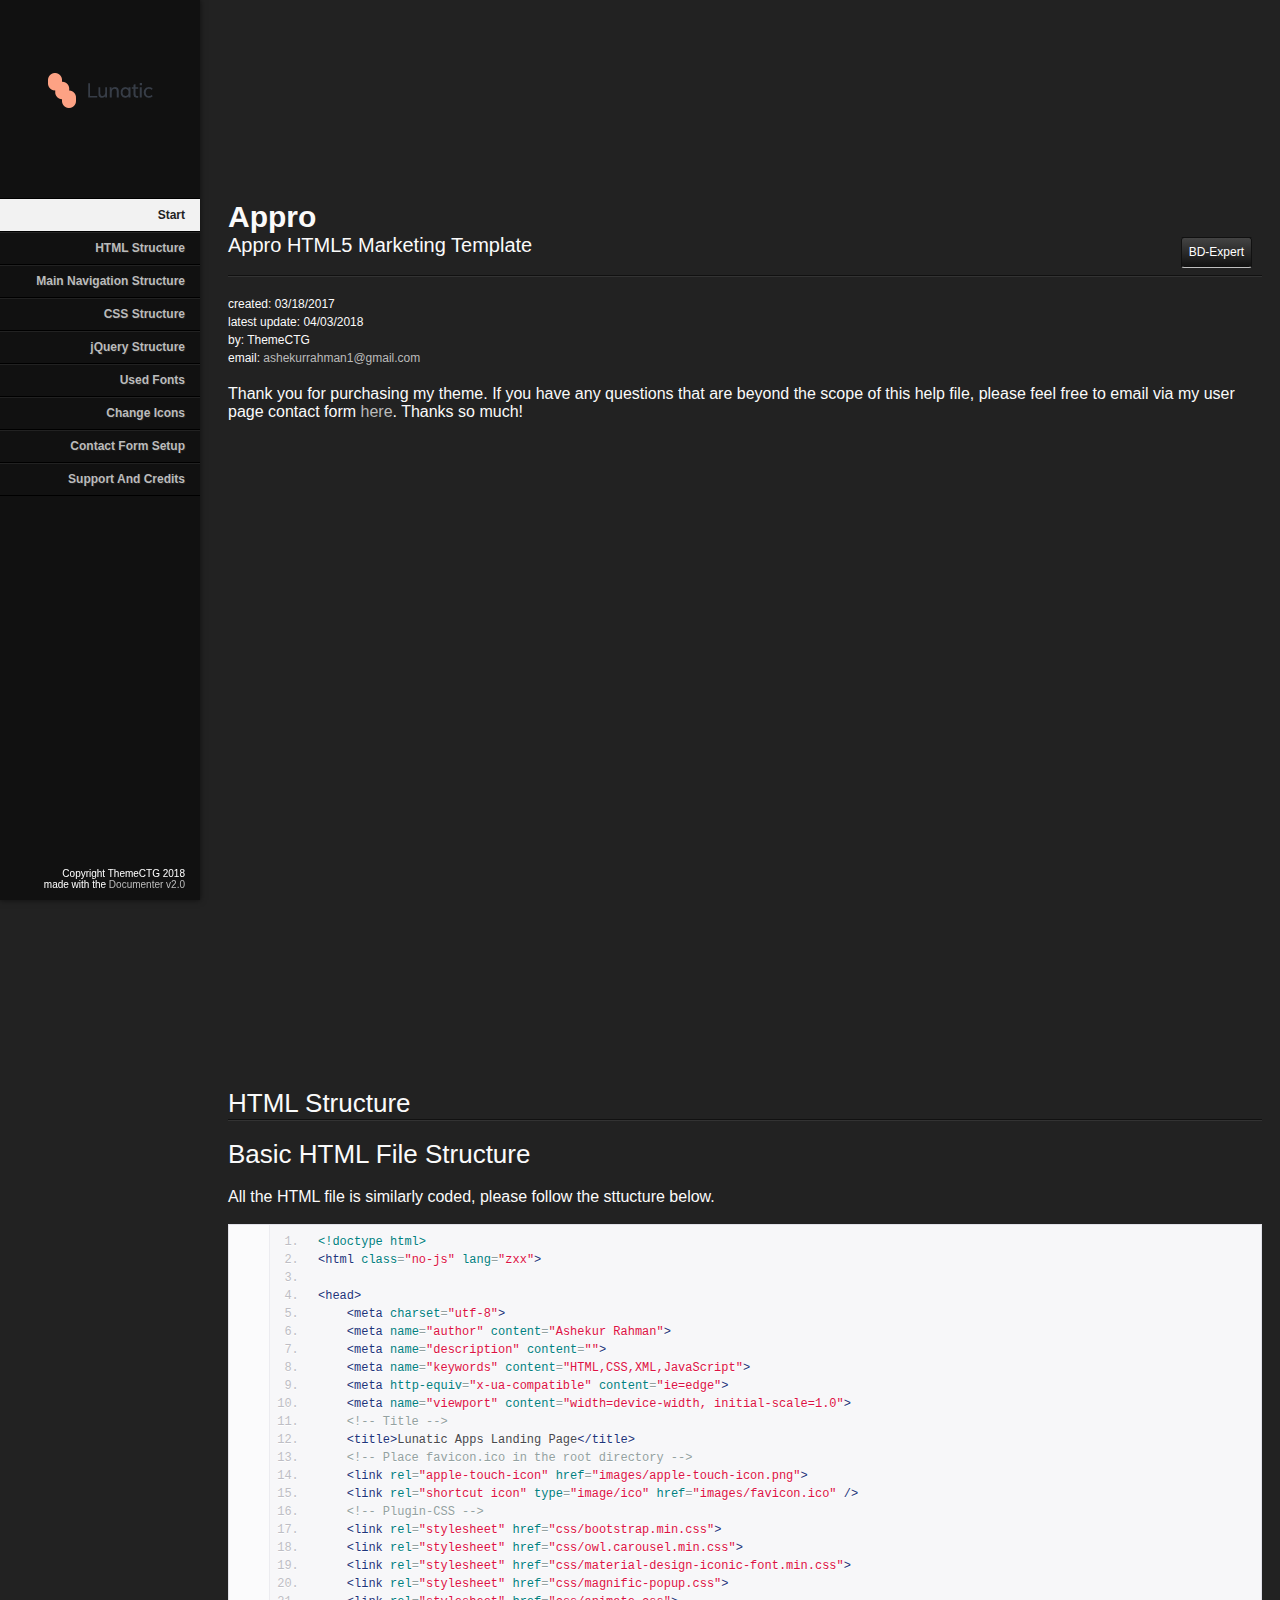
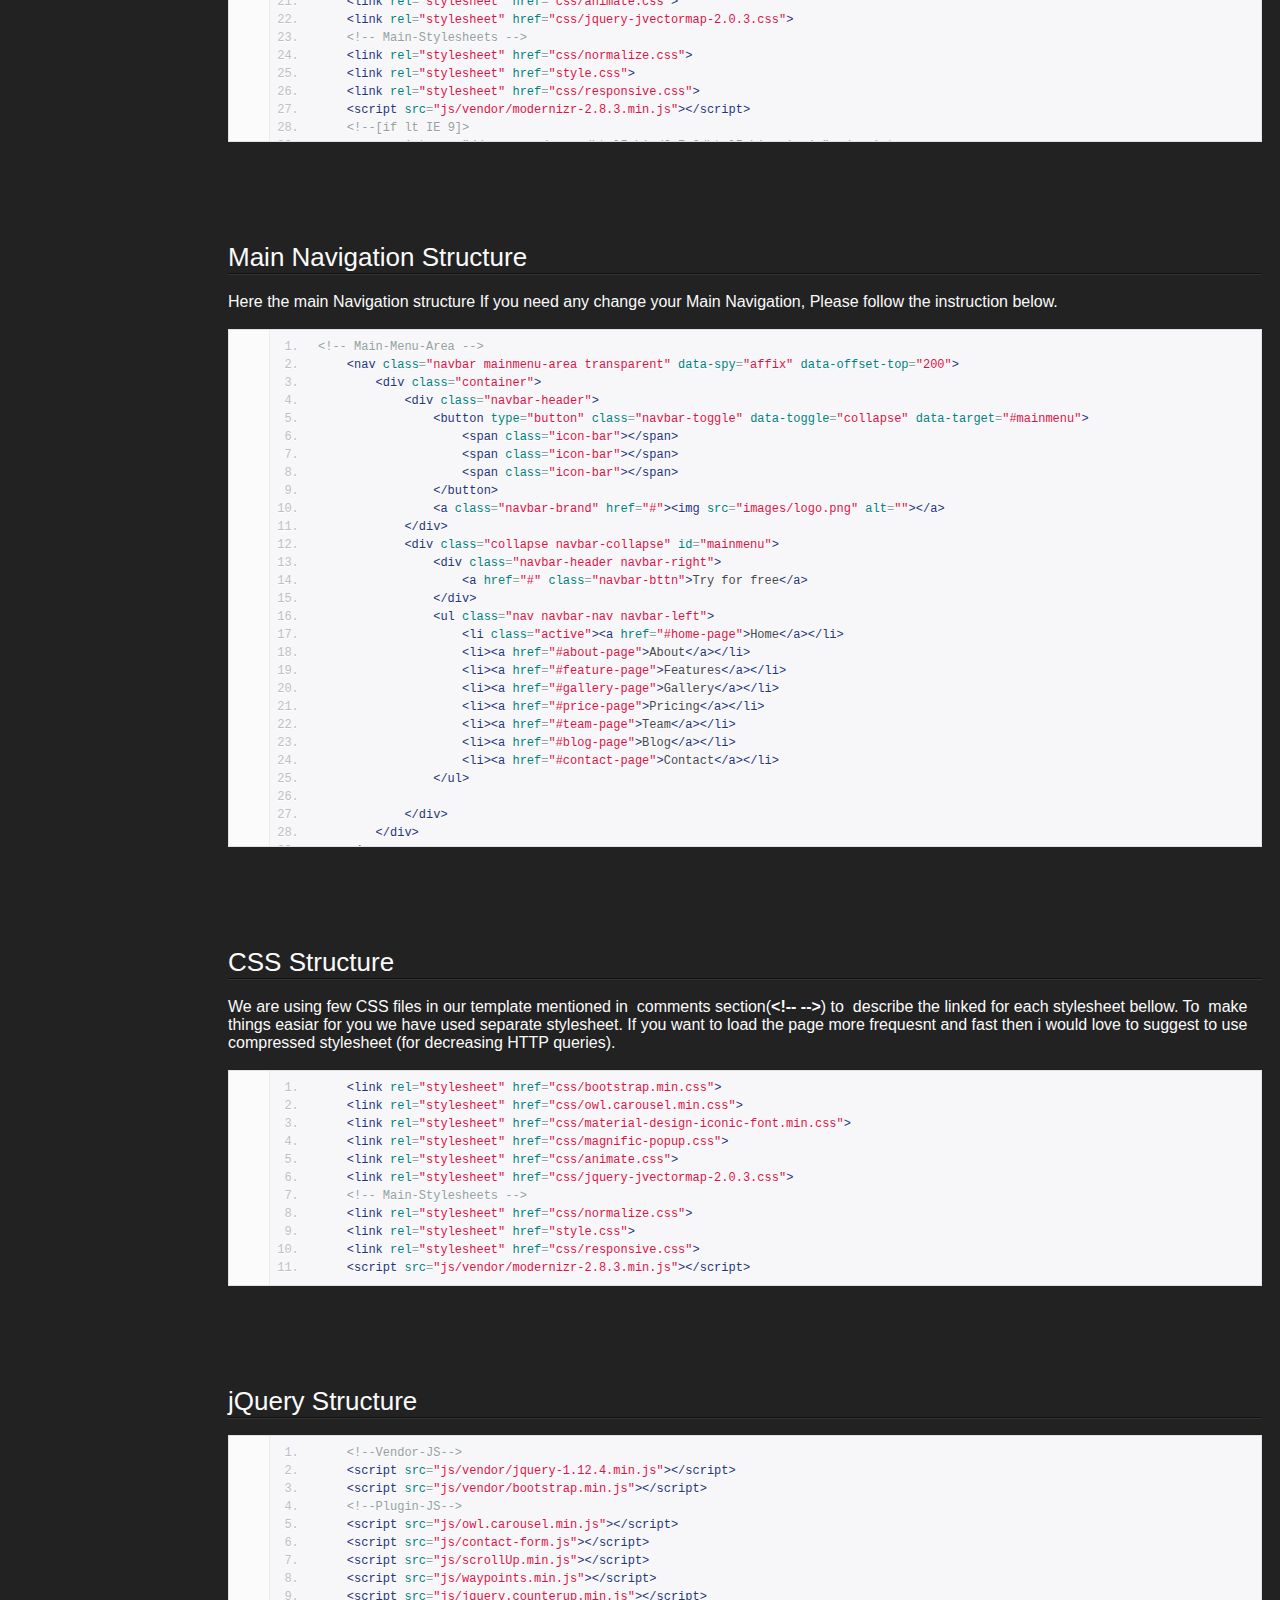
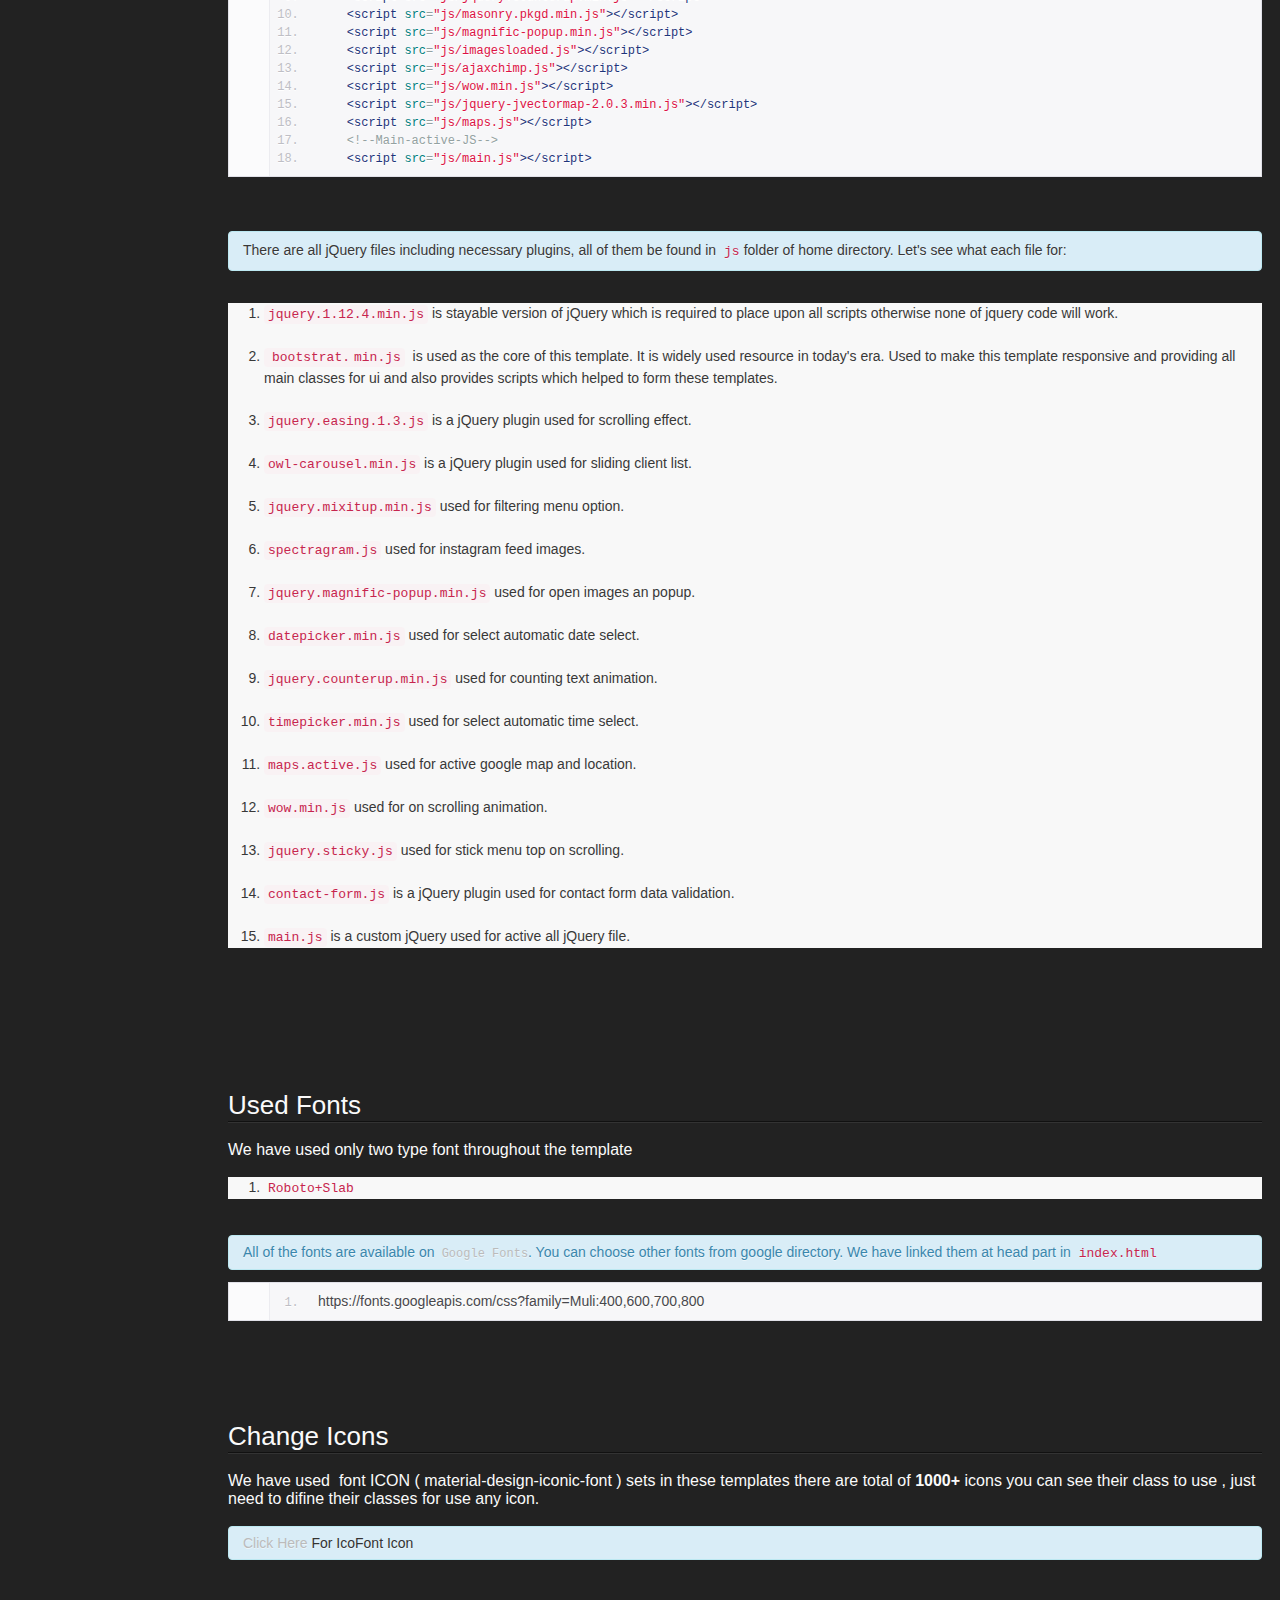
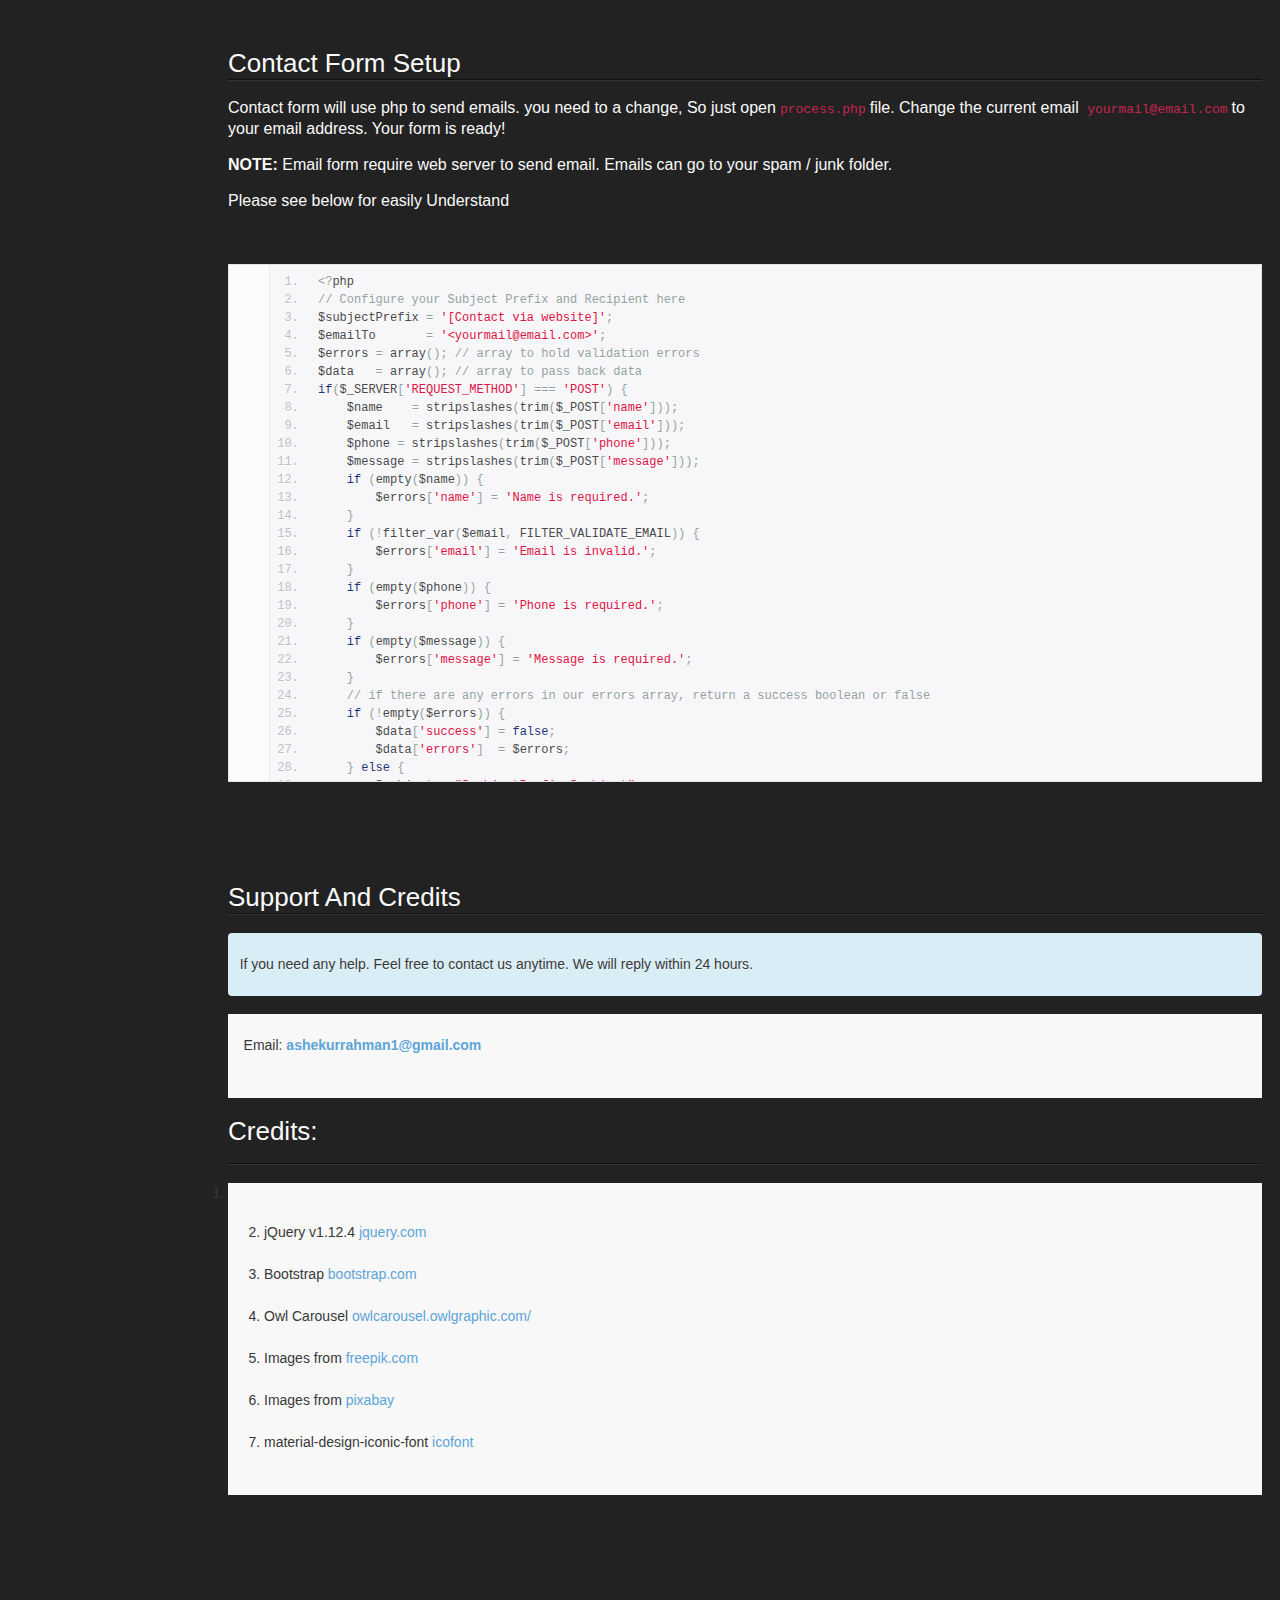
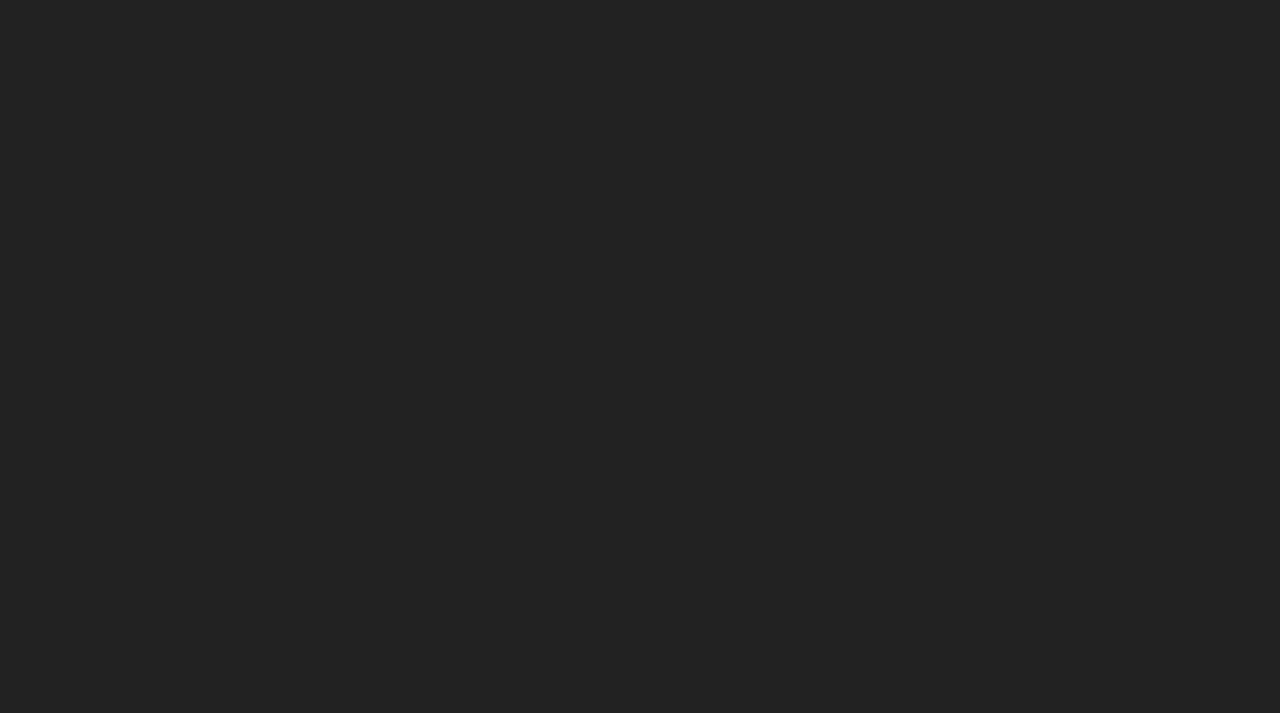
<file: lunatic-html-template/documentation/index.html>
<!doctype html>  
<!--[if IE 6 ]><html lang="en-us" class="ie6"> <![endif]-->
<!--[if IE 7 ]><html lang="en-us" class="ie7"> <![endif]-->
<!--[if IE 8 ]><html lang="en-us" class="ie8"> <![endif]-->
<!--[if (gt IE 7)|!(IE)]><!-->
<html lang="en-us"><!--<![endif]-->
<head>
	<meta charset="utf-8">
	
	<title>Appro - Appro HTML5 Marketing Template</title>
	
	<meta name="description" content="">
	<meta name="author" content="ThemeCTG">
	<meta name="copyright" content="ThemeCTG">
	<meta name="generator" content="Documenter v2.0 http://rxa.li/documenter">
	<meta name="date" content="2018-04-03T00:00:00+02:00">
	
	<link rel="stylesheet" href="assets/css/documenter_style.css" media="all">
	<link rel="stylesheet" href="assets/js/google-code-prettify/prettify.css" media="screen">
	<script src="assets/js/google-code-prettify/prettify.js"></script>

	
	
	<script src="assets/js/jquery.js"></script>
	
	<script src="assets/js/jquery.scrollTo.js"></script>
	<script src="assets/js/jquery.easing.js"></script>
	
	<script>document.createElement('section');var duration='500',easing='swing';</script>
	<script src="assets/js/script.js"></script>
	
	<style>
		html{background-color:#222222;color:#FAFAFA;}
		::-moz-selection{background:#F2F2F2;color:#222222;}
		::selection{background:#F2F2F2;color:#222222;}
		#documenter_sidebar #documenter_logo{background-image:url(assets/images/image_1.png);}
		a{color:#BBBBBB;}
		.btn {
			border-radius:3px;
		}
		.btn-primary {
			  background-image: -moz-linear-gradient(top, #444444, #111111);
			  background-image: -ms-linear-gradient(top, #444444, #111111);
			  background-image: -webkit-gradient(linear, 0 0, 0 444444%, from(#111111), to(#111111));
			  background-image: -webkit-linear-gradient(top, #444444, #111111);
			  background-image: -o-linear-gradient(top, #444444, #111111);
			  background-image: linear-gradient(top, #444444, #111111);
			  filter: progid:DXImageTransform.Microsoft.gradient(startColorstr='#444444', endColorstr='#111111', GradientType=0);
			  border-color: #111111 #111111 #bfbfbf;
			  color:#FFFFFF;
		}
		.btn-primary:hover,
		.btn-primary:active,
		.btn-primary.active,
		.btn-primary.disabled,
		.btn-primary[disabled] {
		  border-color: #444444 #444444 #bfbfbf;
		  background-color: #111111;
		}
		hr{border-top:1px solid #111111;border-bottom:1px solid #333333;}
		#documenter_sidebar, #documenter_sidebar ul a{background-color:#111111;color:#FFFFFF;}
		#documenter_sidebar ul a{-webkit-text-shadow:1px 1px 0px #222222;-moz-text-shadow:1px 1px 0px #222222;text-shadow:1px 1px 0px #222222;}
		#documenter_sidebar ul{border-top:1px solid #000000;}
		#documenter_sidebar ul a{border-top:1px solid #222222;border-bottom:1px solid #000000;color:#BBBBBB;}
		#documenter_sidebar ul a:hover{background:#F2F2F2;color:#222222;border-top:1px solid #F2F2F2;}
		#documenter_sidebar ul a.current{background:#F2F2F2;color:#222222;border-top:1px solid #F2F2F2;}
		#documenter_copyright{display:block !important;visibility:visible !important;}
	</style>
	
</head>
<body class="documenter-project-appro">
	<div id="documenter_sidebar">
		<a href="#documenter_cover" id="documenter_logo"></a>
		<ul id="documenter_nav">
			<li><a class="current" href="#documenter_cover">Start</a></li>
				
			<li><a href="#html_structure" title="HTML Structure">HTML Structure</a></li>
			<li><a href="#main_navigation_structure" title="Main Navigation Structure">Main Navigation Structure</a></li>
			<li><a href="#css_structure" title="CSS Structure">CSS Structure</a></li>
			<li><a href="#jquery_structure" title="jQuery Structure">jQuery Structure</a></li>
			<li><a href="#used_fonts" title="Used Fonts">Used Fonts</a></li>
			<li><a href="#change_icons" title="Change Icons">Change Icons</a></li>
			<li><a href="#contact_form_setup" title="Contact Form Setup">Contact Form Setup</a></li>
			<li><a href="#support_and_credits" title="Support And Credits">Support And Credits</a></li>

		</ul>
		<div id="documenter_copyright">Copyright ThemeCTG 2018<br>
		made with the <a href="http://rxa.li/documenter">Documenter v2.0</a> 
		</div>
	</div>
	<div id="documenter_content">
	<section id="documenter_cover">
	<h1>Appro</h1>
	<h2>Appro HTML5 Marketing Template</h2>
	<div id="documenter_buttons">
		<a href="http://themeforest.net/user/bdexpert" class="btn btn-primary btn-large">BD-Expert</a> 
	</div>
	<hr>
	<ul>
	<li>created: 03/18/2017</li>
	<li>latest update: 04/03/2018</li>
	<li>by: ThemeCTG</li>
	<li><a href=""></a></li>
	<li>email: <a href="mailto:&#97;&#115;&#104;&#101;&#107;&#117;&#114;&#114;&#97;&#104;&#109;&#97;&#110;&#49;&#64;&#103;&#109;&#97;&#105;&#108;&#46;&#99;&#111;&#109;">&#97;&#115;&#104;&#101;&#107;&#117;&#114;&#114;&#97;&#104;&#109;&#97;&#110;&#49;&#64;&#103;&#109;&#97;&#105;&#108;&#46;&#99;&#111;&#109;</a></li>
	</ul>
	<p><h5>Thank you for purchasing my theme. If you have any questions that are beyond the scope of this help file, please feel free to email via my user page contact form <a href="http://themeforest.net/user/bdexpert">here</a>. Thanks so much!</h5></p>
	</section>
	
	<section id="html_structure">
	<div class="page-header"><h3>HTML Structure</h3><hr class="notop"></div>
<h3>
	Basic HTML File Structure</h3>
<h5>
	All the HTML file is similarly coded, please follow the sttucture below.</h5>
<pre class="prettyprint lang-html linenums">
&lt;!doctype html&gt;
&lt;html class=&quot;no-js&quot; lang=&quot;zxx&quot;&gt;

&lt;head&gt;
&nbsp;&nbsp;&nbsp; &lt;meta charset=&quot;utf-8&quot;&gt;
&nbsp;&nbsp;&nbsp; &lt;meta name=&quot;author&quot; content=&quot;Ashekur Rahman&quot;&gt;
&nbsp;&nbsp;&nbsp; &lt;meta name=&quot;description&quot; content=&quot;&quot;&gt;
&nbsp;&nbsp;&nbsp; &lt;meta name=&quot;keywords&quot; content=&quot;HTML,CSS,XML,JavaScript&quot;&gt;
&nbsp;&nbsp;&nbsp; &lt;meta http-equiv=&quot;x-ua-compatible&quot; content=&quot;ie=edge&quot;&gt;
&nbsp;&nbsp;&nbsp; &lt;meta name=&quot;viewport&quot; content=&quot;width=device-width, initial-scale=1.0&quot;&gt;
&nbsp;&nbsp;&nbsp; &lt;!-- Title --&gt;
&nbsp;&nbsp;&nbsp; &lt;title&gt;Lunatic Apps Landing Page&lt;/title&gt;
&nbsp;&nbsp;&nbsp; &lt;!-- Place favicon.ico in the root directory --&gt;
&nbsp;&nbsp;&nbsp; &lt;link rel=&quot;apple-touch-icon&quot; href=&quot;images/apple-touch-icon.png&quot;&gt;
&nbsp;&nbsp;&nbsp; &lt;link rel=&quot;shortcut icon&quot; type=&quot;image/ico&quot; href=&quot;images/favicon.ico&quot; /&gt;
&nbsp;&nbsp;&nbsp; &lt;!-- Plugin-CSS --&gt;
&nbsp;&nbsp;&nbsp; &lt;link rel=&quot;stylesheet&quot; href=&quot;css/bootstrap.min.css&quot;&gt;
&nbsp;&nbsp;&nbsp; &lt;link rel=&quot;stylesheet&quot; href=&quot;css/owl.carousel.min.css&quot;&gt;
&nbsp;&nbsp;&nbsp; &lt;link rel=&quot;stylesheet&quot; href=&quot;css/material-design-iconic-font.min.css&quot;&gt;
&nbsp;&nbsp;&nbsp; &lt;link rel=&quot;stylesheet&quot; href=&quot;css/magnific-popup.css&quot;&gt;
&nbsp;&nbsp;&nbsp; &lt;link rel=&quot;stylesheet&quot; href=&quot;css/animate.css&quot;&gt;
&nbsp;&nbsp;&nbsp; &lt;link rel=&quot;stylesheet&quot; href=&quot;css/jquery-jvectormap-2.0.3.css&quot;&gt;
&nbsp;&nbsp;&nbsp; &lt;!-- Main-Stylesheets --&gt;
&nbsp;&nbsp;&nbsp; &lt;link rel=&quot;stylesheet&quot; href=&quot;css/normalize.css&quot;&gt;
&nbsp;&nbsp;&nbsp; &lt;link rel=&quot;stylesheet&quot; href=&quot;style.css&quot;&gt;
&nbsp;&nbsp;&nbsp; &lt;link rel=&quot;stylesheet&quot; href=&quot;css/responsive.css&quot;&gt;
&nbsp;&nbsp;&nbsp; &lt;script src=&quot;js/vendor/modernizr-2.8.3.min.js&quot;&gt;&lt;/script&gt;
&nbsp;&nbsp;&nbsp; &lt;!--[if lt IE 9]&gt;
&nbsp;&nbsp;&nbsp;&nbsp;&nbsp;&nbsp;&nbsp; &lt;script src=&quot;//oss.maxcdn.com/html5shiv/3.7.2/html5shiv.min.js&quot;&gt;&lt;/script&gt;
&nbsp;&nbsp;&nbsp;&nbsp;&nbsp;&nbsp;&nbsp; &lt;script src=&quot;//oss.maxcdn.com/respond/1.4.2/respond.min.js&quot;&gt;&lt;/script&gt;
&nbsp;&nbsp;&nbsp; &lt;![endif]--&gt;
&lt;/head&gt;
&lt;body data-spy=&quot;scroll&quot; data-target=&quot;.mainmenu-area&quot;&gt;
&nbsp;&nbsp;&nbsp; &lt;!-- Preloader-content --&gt;
&nbsp;&nbsp;&nbsp; &lt;div class=&quot;preloade&quot;&gt;
&nbsp;&nbsp;&nbsp;&nbsp;&nbsp;&nbsp;&nbsp; &lt;span&gt;&lt;i class=&quot;zmdi zmdi-compass&quot;&gt;&lt;/i&gt;&lt;/span&gt;
&nbsp;&nbsp;&nbsp; &lt;/div&gt;
&nbsp;&nbsp;&nbsp; &lt;!-- Main-Menu-Area --&gt;
&nbsp;&nbsp;&nbsp; &lt;nav class=&quot;navbar mainmenu-area transparent&quot; data-spy=&quot;affix&quot; data-offset-top=&quot;200&quot;&gt;
&nbsp;&nbsp;&nbsp;&nbsp;&nbsp;&nbsp;&nbsp; &lt;div class=&quot;container&quot;&gt;
&nbsp;&nbsp;&nbsp;&nbsp;&nbsp;&nbsp;&nbsp;&nbsp;&nbsp;&nbsp;&nbsp; &lt;div class=&quot;navbar-header&quot;&gt;
&nbsp;&nbsp;&nbsp;&nbsp;&nbsp;&nbsp;&nbsp;&nbsp;&nbsp;&nbsp;&nbsp;&nbsp;&nbsp;&nbsp;&nbsp; &lt;button type=&quot;button&quot; class=&quot;navbar-toggle&quot; data-toggle=&quot;collapse&quot; data-target=&quot;#mainmenu&quot;&gt;
&nbsp;&nbsp;&nbsp;&nbsp;&nbsp;&nbsp;&nbsp;&nbsp;&nbsp;&nbsp;&nbsp;&nbsp;&nbsp;&nbsp;&nbsp;&nbsp;&nbsp;&nbsp;&nbsp; &lt;span class=&quot;icon-bar&quot;&gt;&lt;/span&gt;
&nbsp;&nbsp;&nbsp;&nbsp;&nbsp;&nbsp;&nbsp;&nbsp;&nbsp;&nbsp;&nbsp;&nbsp;&nbsp;&nbsp;&nbsp;&nbsp;&nbsp;&nbsp;&nbsp; &lt;span class=&quot;icon-bar&quot;&gt;&lt;/span&gt;
&nbsp;&nbsp;&nbsp;&nbsp;&nbsp;&nbsp;&nbsp;&nbsp;&nbsp;&nbsp;&nbsp;&nbsp;&nbsp;&nbsp;&nbsp;&nbsp;&nbsp;&nbsp;&nbsp; &lt;span class=&quot;icon-bar&quot;&gt;&lt;/span&gt;
&nbsp;&nbsp;&nbsp;&nbsp;&nbsp;&nbsp;&nbsp;&nbsp;&nbsp;&nbsp;&nbsp;&nbsp;&nbsp;&nbsp;&nbsp; &lt;/button&gt;
&nbsp;&nbsp;&nbsp;&nbsp;&nbsp;&nbsp;&nbsp;&nbsp;&nbsp;&nbsp;&nbsp;&nbsp;&nbsp;&nbsp;&nbsp; &lt;a class=&quot;navbar-brand&quot; href=&quot;#&quot;&gt;&lt;img src=&quot;images/logo.png&quot; alt=&quot;&quot;&gt;&lt;/a&gt;
&nbsp;&nbsp;&nbsp;&nbsp;&nbsp;&nbsp;&nbsp;&nbsp;&nbsp;&nbsp;&nbsp; &lt;/div&gt;
&nbsp;&nbsp;&nbsp;&nbsp;&nbsp;&nbsp;&nbsp;&nbsp;&nbsp;&nbsp;&nbsp; &lt;div class=&quot;collapse navbar-collapse&quot; id=&quot;mainmenu&quot;&gt;
&nbsp;&nbsp;&nbsp;&nbsp;&nbsp;&nbsp;&nbsp;&nbsp;&nbsp;&nbsp;&nbsp;&nbsp;&nbsp;&nbsp;&nbsp; &lt;div class=&quot;navbar-header navbar-right&quot;&gt;
&nbsp;&nbsp;&nbsp;&nbsp;&nbsp;&nbsp;&nbsp;&nbsp;&nbsp;&nbsp;&nbsp;&nbsp;&nbsp;&nbsp;&nbsp;&nbsp;&nbsp;&nbsp;&nbsp; &lt;a href=&quot;#&quot; class=&quot;navbar-bttn&quot;&gt;Try for free&lt;/a&gt;
&nbsp;&nbsp;&nbsp;&nbsp;&nbsp;&nbsp;&nbsp;&nbsp;&nbsp;&nbsp;&nbsp;&nbsp;&nbsp;&nbsp;&nbsp; &lt;/div&gt;
&nbsp;&nbsp;&nbsp;&nbsp;&nbsp;&nbsp;&nbsp;&nbsp;&nbsp;&nbsp;&nbsp;&nbsp;&nbsp;&nbsp;&nbsp; &lt;ul class=&quot;nav navbar-nav navbar-left&quot;&gt;
&nbsp;&nbsp;&nbsp;&nbsp;&nbsp;&nbsp;&nbsp;&nbsp;&nbsp;&nbsp;&nbsp;&nbsp;&nbsp;&nbsp;&nbsp;&nbsp;&nbsp;&nbsp;&nbsp; &lt;li class=&quot;active&quot;&gt;&lt;a href=&quot;#home-page&quot;&gt;Home&lt;/a&gt;&lt;/li&gt;
&nbsp;&nbsp;&nbsp;&nbsp;&nbsp;&nbsp;&nbsp;&nbsp;&nbsp;&nbsp;&nbsp;&nbsp;&nbsp;&nbsp;&nbsp;&nbsp;&nbsp;&nbsp;&nbsp; &lt;li&gt;&lt;a href=&quot;#about-page&quot;&gt;About&lt;/a&gt;&lt;/li&gt;
&nbsp;&nbsp;&nbsp;&nbsp;&nbsp;&nbsp;&nbsp;&nbsp;&nbsp;&nbsp;&nbsp;&nbsp;&nbsp;&nbsp;&nbsp;&nbsp;&nbsp;&nbsp;&nbsp; &lt;li&gt;&lt;a href=&quot;#feature-page&quot;&gt;Features&lt;/a&gt;&lt;/li&gt;
&nbsp;&nbsp;&nbsp;&nbsp;&nbsp;&nbsp;&nbsp;&nbsp;&nbsp;&nbsp;&nbsp;&nbsp;&nbsp;&nbsp;&nbsp;&nbsp;&nbsp;&nbsp;&nbsp; &lt;li&gt;&lt;a href=&quot;#gallery-page&quot;&gt;Gallery&lt;/a&gt;&lt;/li&gt;
&nbsp;&nbsp;&nbsp;&nbsp;&nbsp;&nbsp;&nbsp;&nbsp;&nbsp;&nbsp;&nbsp;&nbsp;&nbsp;&nbsp;&nbsp;&nbsp;&nbsp;&nbsp;&nbsp; &lt;li&gt;&lt;a href=&quot;#price-page&quot;&gt;Pricing&lt;/a&gt;&lt;/li&gt;
&nbsp;&nbsp;&nbsp;&nbsp;&nbsp;&nbsp;&nbsp;&nbsp;&nbsp;&nbsp;&nbsp;&nbsp;&nbsp;&nbsp;&nbsp;&nbsp;&nbsp;&nbsp;&nbsp; &lt;li&gt;&lt;a href=&quot;#team-page&quot;&gt;Team&lt;/a&gt;&lt;/li&gt;
&nbsp;&nbsp;&nbsp;&nbsp;&nbsp;&nbsp;&nbsp;&nbsp;&nbsp;&nbsp;&nbsp;&nbsp;&nbsp;&nbsp;&nbsp;&nbsp;&nbsp;&nbsp;&nbsp; &lt;li&gt;&lt;a href=&quot;#blog-page&quot;&gt;Blog&lt;/a&gt;&lt;/li&gt;
&nbsp;&nbsp;&nbsp;&nbsp;&nbsp;&nbsp;&nbsp;&nbsp;&nbsp;&nbsp;&nbsp;&nbsp;&nbsp;&nbsp;&nbsp;&nbsp;&nbsp;&nbsp;&nbsp; &lt;li&gt;&lt;a href=&quot;#contact-page&quot;&gt;Contact&lt;/a&gt;&lt;/li&gt;
&nbsp;&nbsp;&nbsp;&nbsp;&nbsp;&nbsp;&nbsp;&nbsp;&nbsp;&nbsp;&nbsp;&nbsp;&nbsp;&nbsp;&nbsp; &lt;/ul&gt;

&nbsp;&nbsp;&nbsp;&nbsp;&nbsp;&nbsp;&nbsp;&nbsp;&nbsp;&nbsp;&nbsp; &lt;/div&gt;
&nbsp;&nbsp;&nbsp;&nbsp;&nbsp;&nbsp;&nbsp; &lt;/div&gt;
&nbsp;&nbsp;&nbsp; &lt;/nav&gt;
&nbsp;&nbsp;&nbsp; &lt;!-- Main-Menu-Area / --&gt;
&nbsp;&nbsp;&nbsp; &lt;!-- header-Area --&gt;
&nbsp;&nbsp;&nbsp; &lt;header class=&quot;header-area&quot; id=&quot;home-page&quot;&gt;
&nbsp;&nbsp;&nbsp;&nbsp;&nbsp;&nbsp;&nbsp; &lt;div class=&quot;vcenter&quot;&gt;
&nbsp;&nbsp;&nbsp;&nbsp;&nbsp;&nbsp;&nbsp;&nbsp;&nbsp;&nbsp;&nbsp; &lt;div class=&quot;container&quot;&gt;
&nbsp;&nbsp;&nbsp;&nbsp;&nbsp;&nbsp;&nbsp;&nbsp;&nbsp;&nbsp;&nbsp;&nbsp;&nbsp;&nbsp;&nbsp; &lt;div class=&quot;row&quot;&gt;
&nbsp;&nbsp;&nbsp;&nbsp;&nbsp;&nbsp;&nbsp;&nbsp;&nbsp;&nbsp;&nbsp;&nbsp;&nbsp;&nbsp;&nbsp;&nbsp;&nbsp;&nbsp;&nbsp; &lt;div class=&quot;col-xs-12 col-sm-9 col-md-7&quot;&gt;
&nbsp;&nbsp;&nbsp;&nbsp;&nbsp;&nbsp;&nbsp;&nbsp;&nbsp;&nbsp;&nbsp;&nbsp;&nbsp;&nbsp;&nbsp;&nbsp;&nbsp;&nbsp;&nbsp;&nbsp;&nbsp;&nbsp;&nbsp; &lt;p class=&quot;text-error wow fadeInUp&quot; data-wow-delay=&quot;0.2s&quot;&gt;1 Editors&#39; Choice Of 2018&lt;/p&gt;
&nbsp;&nbsp;&nbsp;&nbsp;&nbsp;&nbsp;&nbsp;&nbsp;&nbsp;&nbsp;&nbsp;&nbsp;&nbsp;&nbsp;&nbsp;&nbsp;&nbsp;&nbsp;&nbsp;&nbsp;&nbsp;&nbsp;&nbsp; &lt;h1 class=&quot;headline wow fadeInUp&quot; data-wow-delay=&quot;0.4s&quot;&gt;Now Chating is Simple &lt;br&gt; and More Fun With Lunatic.&lt;/h1&gt;
&nbsp;&nbsp;&nbsp;&nbsp;&nbsp;&nbsp;&nbsp;&nbsp;&nbsp;&nbsp;&nbsp;&nbsp;&nbsp;&nbsp;&nbsp;&nbsp;&nbsp;&nbsp;&nbsp;&nbsp;&nbsp;&nbsp;&nbsp; &lt;p class=&quot;wow fadeInUp&quot; data-wow-delay=&quot;0.6s&quot;&gt;Phosfluorescently re-engineer open-source manufactured products vis-a-vis &lt;br&gt; an expanded array of potentialities.&lt;/p&gt;
&nbsp;&nbsp;&nbsp;&nbsp;&nbsp;&nbsp;&nbsp;&nbsp;&nbsp;&nbsp;&nbsp;&nbsp;&nbsp;&nbsp;&nbsp;&nbsp;&nbsp;&nbsp;&nbsp;&nbsp;&nbsp;&nbsp;&nbsp; &lt;div class=&quot;space-60&quot;&gt;&lt;/div&gt;
&nbsp;&nbsp;&nbsp;&nbsp;&nbsp;&nbsp;&nbsp;&nbsp;&nbsp;&nbsp;&nbsp;&nbsp;&nbsp;&nbsp;&nbsp;&nbsp;&nbsp;&nbsp;&nbsp;&nbsp;&nbsp;&nbsp;&nbsp; &lt;a href=&quot;#&quot; class=&quot;bttn-icon wow fadeIn&quot; data-wow-delay=&quot;0.8s&quot;&gt;
&nbsp;&nbsp;&nbsp;&nbsp;&nbsp;&nbsp;&nbsp;&nbsp;&nbsp;&nbsp;&nbsp;&nbsp;&nbsp;&nbsp;&nbsp;&nbsp;&nbsp;&nbsp;&nbsp;&nbsp;&nbsp;&nbsp;&nbsp;&nbsp;&nbsp;&nbsp;&nbsp; &lt;span class=&quot;bttn-content&quot;&gt;
&nbsp;&nbsp;&nbsp;&nbsp;&nbsp;&nbsp;&nbsp;&nbsp;&nbsp;&nbsp;&nbsp;&nbsp;&nbsp;&nbsp;&nbsp;&nbsp;&nbsp;&nbsp;&nbsp;&nbsp;&nbsp;&nbsp;&nbsp;&nbsp;&nbsp;&nbsp;&nbsp;&nbsp;&nbsp;&nbsp;&nbsp; &lt;span class=&quot;icon&quot;&gt;
&nbsp;&nbsp;&nbsp;&nbsp;&nbsp;&nbsp;&nbsp;&nbsp;&nbsp;&nbsp;&nbsp;&nbsp;&nbsp;&nbsp;&nbsp;&nbsp;&nbsp;&nbsp;&nbsp;&nbsp;&nbsp;&nbsp;&nbsp;&nbsp;&nbsp;&nbsp;&nbsp;&nbsp;&nbsp;&nbsp;&nbsp;&nbsp;&nbsp;&nbsp; &lt;img src=&quot;images/app-store.png&quot; alt=&quot;&quot;&gt;
&nbsp;&nbsp;&nbsp;&nbsp;&nbsp;&nbsp;&nbsp;&nbsp;&nbsp;&nbsp;&nbsp;&nbsp;&nbsp;&nbsp;&nbsp;&nbsp;&nbsp;&nbsp;&nbsp;&nbsp;&nbsp;&nbsp;&nbsp;&nbsp;&nbsp;&nbsp;&nbsp;&nbsp;&nbsp;&nbsp;&nbsp; &lt;/span&gt;
&nbsp;&nbsp;&nbsp;&nbsp;&nbsp;&nbsp;&nbsp;&nbsp;&nbsp;&nbsp;&nbsp;&nbsp;&nbsp;&nbsp;&nbsp;&nbsp;&nbsp;&nbsp;&nbsp;&nbsp;&nbsp;&nbsp;&nbsp;&nbsp;&nbsp;&nbsp;&nbsp;&nbsp;&nbsp;&nbsp;&nbsp; &lt;small&gt;Get It From &lt;/small&gt;
&nbsp;&nbsp;&nbsp;&nbsp;&nbsp;&nbsp;&nbsp;&nbsp;&nbsp;&nbsp;&nbsp;&nbsp;&nbsp;&nbsp;&nbsp;&nbsp;&nbsp;&nbsp;&nbsp;&nbsp;&nbsp;&nbsp;&nbsp;&nbsp;&nbsp;&nbsp;&nbsp;&nbsp;&nbsp;&nbsp;&nbsp; &lt;strong&gt;Appstore&lt;/strong&gt;
&nbsp;&nbsp;&nbsp;&nbsp;&nbsp;&nbsp;&nbsp;&nbsp;&nbsp;&nbsp;&nbsp;&nbsp;&nbsp;&nbsp;&nbsp;&nbsp;&nbsp;&nbsp;&nbsp;&nbsp;&nbsp;&nbsp;&nbsp;&nbsp;&nbsp;&nbsp;&nbsp; &lt;/span&gt;
&nbsp;&nbsp;&nbsp;&nbsp;&nbsp;&nbsp;&nbsp;&nbsp;&nbsp;&nbsp;&nbsp;&nbsp;&nbsp;&nbsp;&nbsp;&nbsp;&nbsp;&nbsp;&nbsp;&nbsp;&nbsp;&nbsp;&nbsp; &lt;/a&gt;
&nbsp;&nbsp;&nbsp;&nbsp;&nbsp;&nbsp;&nbsp;&nbsp;&nbsp;&nbsp;&nbsp;&nbsp;&nbsp;&nbsp;&nbsp;&nbsp;&nbsp;&nbsp;&nbsp;&nbsp;&nbsp;&nbsp;&nbsp; &lt;a href=&quot;#&quot; class=&quot;bttn-icon wow fadeIn&quot; data-wow-delay=&quot;1s&quot;&gt;
&nbsp;&nbsp;&nbsp;&nbsp;&nbsp;&nbsp;&nbsp;&nbsp;&nbsp;&nbsp;&nbsp;&nbsp;&nbsp;&nbsp;&nbsp;&nbsp;&nbsp;&nbsp;&nbsp;&nbsp;&nbsp;&nbsp;&nbsp;&nbsp;&nbsp;&nbsp;&nbsp; &lt;span class=&quot;bttn-content&quot;&gt;
&nbsp;&nbsp;&nbsp;&nbsp;&nbsp;&nbsp;&nbsp;&nbsp;&nbsp;&nbsp;&nbsp;&nbsp;&nbsp;&nbsp;&nbsp;&nbsp;&nbsp;&nbsp;&nbsp;&nbsp;&nbsp;&nbsp;&nbsp;&nbsp;&nbsp;&nbsp;&nbsp;&nbsp;&nbsp;&nbsp;&nbsp; &lt;span class=&quot;icon&quot;&gt;
&nbsp;&nbsp;&nbsp;&nbsp;&nbsp;&nbsp;&nbsp;&nbsp;&nbsp;&nbsp;&nbsp;&nbsp;&nbsp;&nbsp;&nbsp;&nbsp;&nbsp;&nbsp;&nbsp;&nbsp;&nbsp;&nbsp;&nbsp;&nbsp;&nbsp;&nbsp;&nbsp;&nbsp;&nbsp;&nbsp;&nbsp;&nbsp;&nbsp;&nbsp;&nbsp; &lt;img src=&quot;images/play-store.png&quot; alt=&quot;&quot;&gt;
&nbsp;&nbsp;&nbsp;&nbsp;&nbsp;&nbsp;&nbsp;&nbsp;&nbsp;&nbsp;&nbsp;&nbsp;&nbsp;&nbsp;&nbsp;&nbsp;&nbsp;&nbsp;&nbsp;&nbsp;&nbsp;&nbsp;&nbsp;&nbsp;&nbsp;&nbsp;&nbsp;&nbsp;&nbsp;&nbsp;&nbsp; &lt;/span&gt;
&nbsp;&nbsp;&nbsp;&nbsp;&nbsp;&nbsp;&nbsp;&nbsp;&nbsp;&nbsp;&nbsp;&nbsp;&nbsp;&nbsp;&nbsp;&nbsp;&nbsp;&nbsp;&nbsp;&nbsp;&nbsp;&nbsp;&nbsp;&nbsp;&nbsp;&nbsp;&nbsp;&nbsp;&nbsp;&nbsp;&nbsp; &lt;small&gt;Get It From &lt;/small&gt;
&nbsp;&nbsp;&nbsp;&nbsp;&nbsp;&nbsp;&nbsp;&nbsp;&nbsp;&nbsp;&nbsp;&nbsp;&nbsp;&nbsp;&nbsp;&nbsp;&nbsp;&nbsp;&nbsp;&nbsp;&nbsp;&nbsp;&nbsp;&nbsp;&nbsp;&nbsp;&nbsp;&nbsp;&nbsp;&nbsp;&nbsp; &lt;strong&gt;Appstore&lt;/strong&gt;
&nbsp;&nbsp;&nbsp;&nbsp;&nbsp;&nbsp;&nbsp;&nbsp;&nbsp;&nbsp;&nbsp;&nbsp;&nbsp;&nbsp;&nbsp;&nbsp;&nbsp;&nbsp;&nbsp;&nbsp;&nbsp;&nbsp;&nbsp;&nbsp;&nbsp;&nbsp;&nbsp; &lt;/span&gt;
&nbsp;&nbsp;&nbsp;&nbsp;&nbsp;&nbsp;&nbsp;&nbsp;&nbsp;&nbsp;&nbsp;&nbsp;&nbsp;&nbsp;&nbsp;&nbsp;&nbsp;&nbsp;&nbsp;&nbsp;&nbsp;&nbsp;&nbsp; &lt;/a&gt;
&nbsp;&nbsp;&nbsp;&nbsp;&nbsp;&nbsp;&nbsp;&nbsp;&nbsp;&nbsp;&nbsp;&nbsp;&nbsp;&nbsp;&nbsp;&nbsp;&nbsp;&nbsp;&nbsp; &lt;/div&gt;
&nbsp;&nbsp;&nbsp;&nbsp;&nbsp;&nbsp;&nbsp;&nbsp;&nbsp;&nbsp;&nbsp;&nbsp;&nbsp;&nbsp;&nbsp; &lt;/div&gt;
&nbsp;&nbsp;&nbsp;&nbsp;&nbsp;&nbsp;&nbsp;&nbsp;&nbsp;&nbsp;&nbsp; &lt;/div&gt;
&nbsp;&nbsp;&nbsp;&nbsp;&nbsp;&nbsp;&nbsp; &lt;/div&gt;
&nbsp;&nbsp;&nbsp; &lt;/header&gt;
&nbsp;&nbsp;&nbsp; &lt;!-- header-Area / --&gt;
&nbsp;&nbsp;&nbsp; &lt;!-- Service-Area --&gt;
&nbsp;&nbsp;&nbsp; &lt;section class=&quot;service-area section-padding&quot; id=&quot;about-page&quot;&gt;
&nbsp;&nbsp;&nbsp;&nbsp;&nbsp;&nbsp;&nbsp; &lt;div class=&quot;container&quot;&gt;
&nbsp;&nbsp;&nbsp;&nbsp;&nbsp;&nbsp;&nbsp;&nbsp;&nbsp;&nbsp;&nbsp; &lt;div class=&quot;row&quot;&gt;
&nbsp;&nbsp;&nbsp;&nbsp;&nbsp;&nbsp;&nbsp;&nbsp;&nbsp;&nbsp;&nbsp;&nbsp;&nbsp;&nbsp;&nbsp; &lt;div class=&quot;col-xs-12 text-center&quot;&gt;
&nbsp;&nbsp;&nbsp;&nbsp;&nbsp;&nbsp;&nbsp;&nbsp;&nbsp;&nbsp;&nbsp;&nbsp;&nbsp;&nbsp;&nbsp;&nbsp;&nbsp;&nbsp;&nbsp; &lt;h3 class=&quot;page-title&quot;&gt;Why Choose Lunatic&lt;/h3&gt;
&nbsp;&nbsp;&nbsp;&nbsp;&nbsp;&nbsp;&nbsp;&nbsp;&nbsp;&nbsp;&nbsp;&nbsp;&nbsp;&nbsp;&nbsp;&nbsp;&nbsp;&nbsp;&nbsp; &lt;div class=&quot;space-60&quot;&gt;&lt;/div&gt;
&nbsp;&nbsp;&nbsp;&nbsp;&nbsp;&nbsp;&nbsp;&nbsp;&nbsp;&nbsp;&nbsp;&nbsp;&nbsp;&nbsp;&nbsp; &lt;/div&gt;
&nbsp;&nbsp;&nbsp;&nbsp;&nbsp;&nbsp;&nbsp;&nbsp;&nbsp;&nbsp;&nbsp; &lt;/div&gt;
&nbsp;&nbsp;&nbsp;&nbsp;&nbsp;&nbsp;&nbsp;&nbsp;&nbsp;&nbsp;&nbsp; &lt;div class=&quot;row&quot;&gt;
&nbsp;&nbsp;&nbsp;&nbsp;&nbsp;&nbsp;&nbsp;&nbsp;&nbsp;&nbsp;&nbsp;&nbsp;&nbsp;&nbsp;&nbsp; &lt;div class=&quot;col-xs-12 col-sm-4 wow fadeInUp&quot; data-wow-delay=&quot;0.3s&quot;&gt;
&nbsp;&nbsp;&nbsp;&nbsp;&nbsp;&nbsp;&nbsp;&nbsp;&nbsp;&nbsp;&nbsp;&nbsp;&nbsp;&nbsp;&nbsp;&nbsp;&nbsp;&nbsp;&nbsp; &lt;div class=&quot;single-service&quot;&gt;
&nbsp;&nbsp;&nbsp;&nbsp;&nbsp;&nbsp;&nbsp;&nbsp;&nbsp;&nbsp;&nbsp;&nbsp;&nbsp;&nbsp;&nbsp;&nbsp;&nbsp;&nbsp;&nbsp;&nbsp;&nbsp;&nbsp;&nbsp; &lt;div class=&quot;service-icon&quot;&gt;
&nbsp;&nbsp;&nbsp;&nbsp;&nbsp;&nbsp;&nbsp;&nbsp;&nbsp;&nbsp;&nbsp;&nbsp;&nbsp;&nbsp;&nbsp;&nbsp;&nbsp;&nbsp;&nbsp;&nbsp;&nbsp;&nbsp;&nbsp;&nbsp;&nbsp;&nbsp;&nbsp; &lt;img src=&quot;images/service-icon-1.png&quot; alt=&quot;service icon&quot;&gt;
&nbsp;&nbsp;&nbsp;&nbsp;&nbsp;&nbsp;&nbsp;&nbsp;&nbsp;&nbsp;&nbsp;&nbsp;&nbsp;&nbsp;&nbsp;&nbsp;&nbsp;&nbsp;&nbsp;&nbsp;&nbsp;&nbsp;&nbsp; &lt;/div&gt;
&nbsp;&nbsp;&nbsp;&nbsp;&nbsp;&nbsp;&nbsp;&nbsp;&nbsp;&nbsp;&nbsp;&nbsp;&nbsp;&nbsp;&nbsp;&nbsp;&nbsp;&nbsp;&nbsp;&nbsp;&nbsp;&nbsp;&nbsp; &lt;h3 class=&quot;service-title&quot;&gt;Chat With Groups&lt;/h3&gt;
&nbsp;&nbsp;&nbsp;&nbsp;&nbsp;&nbsp;&nbsp;&nbsp;&nbsp;&nbsp;&nbsp;&nbsp;&nbsp;&nbsp;&nbsp;&nbsp;&nbsp;&nbsp;&nbsp;&nbsp;&nbsp;&nbsp;&nbsp; &lt;p&gt;Writers and stars of Veep have responded incredulously to the news an Australian politician required stitches way.&lt;/p&gt;
&nbsp;&nbsp;&nbsp;&nbsp;&nbsp;&nbsp;&nbsp;&nbsp;&nbsp;&nbsp;&nbsp;&nbsp;&nbsp;&nbsp;&nbsp;&nbsp;&nbsp;&nbsp;&nbsp; &lt;/div&gt;
&nbsp;&nbsp;&nbsp;&nbsp;&nbsp;&nbsp;&nbsp;&nbsp;&nbsp;&nbsp;&nbsp;&nbsp;&nbsp;&nbsp;&nbsp; &lt;/div&gt;
&nbsp;&nbsp;&nbsp;&nbsp;&nbsp;&nbsp;&nbsp;&nbsp;&nbsp;&nbsp;&nbsp;&nbsp;&nbsp;&nbsp;&nbsp; &lt;div class=&quot;col-xs-12 col-sm-4 wow fadeInUp&quot; data-wow-delay=&quot;0.5s&quot;&gt;
&nbsp;&nbsp;&nbsp;&nbsp;&nbsp;&nbsp;&nbsp;&nbsp;&nbsp;&nbsp;&nbsp;&nbsp;&nbsp;&nbsp;&nbsp;&nbsp;&nbsp;&nbsp;&nbsp; &lt;div class=&quot;single-service&quot;&gt;
&nbsp;&nbsp;&nbsp;&nbsp;&nbsp;&nbsp;&nbsp;&nbsp;&nbsp;&nbsp;&nbsp;&nbsp;&nbsp;&nbsp;&nbsp;&nbsp;&nbsp;&nbsp;&nbsp;&nbsp;&nbsp;&nbsp;&nbsp; &lt;div class=&quot;service-icon&quot;&gt;
&nbsp;&nbsp;&nbsp;&nbsp;&nbsp;&nbsp;&nbsp;&nbsp;&nbsp;&nbsp;&nbsp;&nbsp;&nbsp;&nbsp;&nbsp;&nbsp;&nbsp;&nbsp;&nbsp;&nbsp;&nbsp;&nbsp;&nbsp;&nbsp;&nbsp;&nbsp;&nbsp; &lt;img src=&quot;images/service-icon-2.png&quot; alt=&quot;service icon&quot;&gt;
&nbsp;&nbsp;&nbsp;&nbsp;&nbsp;&nbsp;&nbsp;&nbsp;&nbsp;&nbsp;&nbsp;&nbsp;&nbsp;&nbsp;&nbsp;&nbsp;&nbsp;&nbsp;&nbsp;&nbsp;&nbsp;&nbsp;&nbsp; &lt;/div&gt;
&nbsp;&nbsp;&nbsp;&nbsp;&nbsp;&nbsp;&nbsp;&nbsp;&nbsp;&nbsp;&nbsp;&nbsp;&nbsp;&nbsp;&nbsp;&nbsp;&nbsp;&nbsp;&nbsp;&nbsp;&nbsp;&nbsp;&nbsp; &lt;h3 class=&quot;service-title&quot;&gt;Globally Chat&lt;/h3&gt;
&nbsp;&nbsp;&nbsp;&nbsp;&nbsp;&nbsp;&nbsp;&nbsp;&nbsp;&nbsp;&nbsp;&nbsp;&nbsp;&nbsp;&nbsp;&nbsp;&nbsp;&nbsp;&nbsp;&nbsp;&nbsp;&nbsp;&nbsp; &lt;p&gt;Writers and stars of Veep have responded incredulously to the news an Australian politician required stitches way.&lt;/p&gt;
&nbsp;&nbsp;&nbsp;&nbsp;&nbsp;&nbsp;&nbsp;&nbsp;&nbsp;&nbsp;&nbsp;&nbsp;&nbsp;&nbsp;&nbsp;&nbsp;&nbsp;&nbsp;&nbsp; &lt;/div&gt;
&nbsp;&nbsp;&nbsp;&nbsp;&nbsp;&nbsp;&nbsp;&nbsp;&nbsp;&nbsp;&nbsp;&nbsp;&nbsp;&nbsp;&nbsp; &lt;/div&gt;
&nbsp;&nbsp;&nbsp;&nbsp;&nbsp;&nbsp;&nbsp;&nbsp;&nbsp;&nbsp;&nbsp;&nbsp;&nbsp;&nbsp;&nbsp; &lt;div class=&quot;col-xs-12 col-sm-4 wow fadeInUp&quot; data-wow-delay=&quot;0.7s&quot;&gt;
&nbsp;&nbsp;&nbsp;&nbsp;&nbsp;&nbsp;&nbsp;&nbsp;&nbsp;&nbsp;&nbsp;&nbsp;&nbsp;&nbsp;&nbsp;&nbsp;&nbsp;&nbsp;&nbsp; &lt;div class=&quot;single-service&quot;&gt;
&nbsp;&nbsp;&nbsp;&nbsp;&nbsp;&nbsp;&nbsp;&nbsp;&nbsp;&nbsp;&nbsp;&nbsp;&nbsp;&nbsp;&nbsp;&nbsp;&nbsp;&nbsp;&nbsp;&nbsp;&nbsp;&nbsp;&nbsp; &lt;div class=&quot;service-icon&quot;&gt;
&nbsp;&nbsp;&nbsp;&nbsp;&nbsp;&nbsp;&nbsp;&nbsp;&nbsp;&nbsp;&nbsp;&nbsp;&nbsp;&nbsp;&nbsp;&nbsp;&nbsp;&nbsp;&nbsp;&nbsp;&nbsp;&nbsp;&nbsp;&nbsp;&nbsp;&nbsp;&nbsp; &lt;img src=&quot;images/service-icon-3.png&quot; alt=&quot;service icon&quot;&gt;
&nbsp;&nbsp;&nbsp;&nbsp;&nbsp;&nbsp;&nbsp;&nbsp;&nbsp;&nbsp;&nbsp;&nbsp;&nbsp;&nbsp;&nbsp;&nbsp;&nbsp;&nbsp;&nbsp;&nbsp;&nbsp;&nbsp;&nbsp; &lt;/div&gt;
&nbsp;&nbsp;&nbsp;&nbsp;&nbsp;&nbsp;&nbsp;&nbsp;&nbsp;&nbsp;&nbsp;&nbsp;&nbsp;&nbsp;&nbsp;&nbsp;&nbsp;&nbsp;&nbsp;&nbsp;&nbsp;&nbsp;&nbsp; &lt;h3 class=&quot;service-title&quot;&gt;Totally Free&lt;/h3&gt;
&nbsp;&nbsp;&nbsp;&nbsp;&nbsp;&nbsp;&nbsp;&nbsp;&nbsp;&nbsp;&nbsp;&nbsp;&nbsp;&nbsp;&nbsp;&nbsp;&nbsp;&nbsp;&nbsp;&nbsp;&nbsp;&nbsp;&nbsp; &lt;p&gt;Writers and stars of Veep have responded incredulously to the news an Australian politician required stitches way.&lt;/p&gt;
&nbsp;&nbsp;&nbsp;&nbsp;&nbsp;&nbsp;&nbsp;&nbsp;&nbsp;&nbsp;&nbsp;&nbsp;&nbsp;&nbsp;&nbsp;&nbsp;&nbsp;&nbsp;&nbsp; &lt;/div&gt;
&nbsp;&nbsp;&nbsp;&nbsp;&nbsp;&nbsp;&nbsp;&nbsp;&nbsp;&nbsp;&nbsp;&nbsp;&nbsp;&nbsp;&nbsp; &lt;/div&gt;
&nbsp;&nbsp;&nbsp;&nbsp;&nbsp;&nbsp;&nbsp;&nbsp;&nbsp;&nbsp;&nbsp; &lt;/div&gt;
&nbsp;&nbsp;&nbsp;&nbsp;&nbsp;&nbsp;&nbsp; &lt;/div&gt;
&nbsp;&nbsp;&nbsp; &lt;/section&gt;
&nbsp;&nbsp;&nbsp; &lt;!-- Service-Area / --&gt;
&nbsp;&nbsp;&nbsp; &lt;!-- About-Area --&gt;
&nbsp;&nbsp;&nbsp; &lt;section class=&quot;social-area&quot;&gt;
&nbsp;&nbsp;&nbsp;&nbsp;&nbsp;&nbsp;&nbsp; &lt;div class=&quot;container&quot;&gt;
&nbsp;&nbsp;&nbsp;&nbsp;&nbsp;&nbsp;&nbsp;&nbsp;&nbsp;&nbsp;&nbsp; &lt;div class=&quot;row&quot;&gt;
&nbsp;&nbsp;&nbsp;&nbsp;&nbsp;&nbsp;&nbsp;&nbsp;&nbsp;&nbsp;&nbsp;&nbsp;&nbsp;&nbsp;&nbsp; &lt;div class=&quot;col-xs-12 col-sm-6 col-md-6 col-lg-5 pull-right bg-white section-padding-top&quot;&gt;
&nbsp;&nbsp;&nbsp;&nbsp;&nbsp;&nbsp;&nbsp;&nbsp;&nbsp;&nbsp;&nbsp;&nbsp;&nbsp;&nbsp;&nbsp;&nbsp;&nbsp;&nbsp;&nbsp; &lt;div class=&quot;social-logo wow fadeInUp&quot; data-wow-delay=&quot;0.3s&quot;&gt;
&nbsp;&nbsp;&nbsp;&nbsp;&nbsp;&nbsp;&nbsp;&nbsp;&nbsp;&nbsp;&nbsp;&nbsp;&nbsp;&nbsp;&nbsp;&nbsp;&nbsp;&nbsp;&nbsp;&nbsp;&nbsp;&nbsp;&nbsp; &lt;img src=&quot;images/about-logo.png&quot; alt=&quot;&quot;&gt;
&nbsp;&nbsp;&nbsp;&nbsp;&nbsp;&nbsp;&nbsp;&nbsp;&nbsp;&nbsp;&nbsp;&nbsp;&nbsp;&nbsp;&nbsp;&nbsp;&nbsp;&nbsp;&nbsp; &lt;/div&gt;
&nbsp;&nbsp;&nbsp;&nbsp;&nbsp;&nbsp;&nbsp;&nbsp;&nbsp;&nbsp;&nbsp;&nbsp;&nbsp;&nbsp;&nbsp;&nbsp;&nbsp;&nbsp;&nbsp; &lt;h3 class=&quot;page-title wow fadeInUp&quot; data-wow-delay=&quot;0.5s&quot;&gt;Integrated Social Network&lt;/h3&gt;
&nbsp;&nbsp;&nbsp;&nbsp;&nbsp;&nbsp;&nbsp;&nbsp;&nbsp;&nbsp;&nbsp;&nbsp;&nbsp;&nbsp;&nbsp;&nbsp;&nbsp;&nbsp;&nbsp; &lt;p class=&quot;wow fadeInUp&quot; data-wow-delay=&quot;0.7s&quot;&gt;You can now use all Social Network from this Lunatic app also. Writers and stars of Veep have responded incredulous to the news an Australian politician required stitches after knocking himself unconscious while laughing.&lt;/p&gt;
&nbsp;&nbsp;&nbsp;&nbsp;&nbsp;&nbsp;&nbsp;&nbsp;&nbsp;&nbsp;&nbsp;&nbsp;&nbsp;&nbsp;&nbsp;&nbsp;&nbsp;&nbsp;&nbsp; &lt;div class=&quot;space-30&quot;&gt;&lt;/div&gt;
&nbsp;&nbsp;&nbsp;&nbsp;&nbsp;&nbsp;&nbsp;&nbsp;&nbsp;&nbsp;&nbsp;&nbsp;&nbsp;&nbsp;&nbsp;&nbsp;&nbsp;&nbsp;&nbsp; &lt;ul class=&quot;counter-boxes&quot;&gt;
&nbsp;&nbsp;&nbsp;&nbsp;&nbsp;&nbsp;&nbsp;&nbsp;&nbsp;&nbsp;&nbsp;&nbsp;&nbsp;&nbsp;&nbsp;&nbsp;&nbsp;&nbsp;&nbsp;&nbsp;&nbsp;&nbsp;&nbsp; &lt;li class=&quot; wow fadeIn&quot; data-wow-delay=&quot;0.9s&quot;&gt;
&nbsp;&nbsp;&nbsp;&nbsp;&nbsp;&nbsp;&nbsp;&nbsp;&nbsp;&nbsp;&nbsp;&nbsp;&nbsp;&nbsp;&nbsp;&nbsp;&nbsp;&nbsp;&nbsp;&nbsp;&nbsp;&nbsp;&nbsp;&nbsp;&nbsp;&nbsp;&nbsp; &lt;div class=&quot;counter&quot;&gt;
&nbsp;&nbsp;&nbsp;&nbsp;&nbsp;&nbsp;&nbsp;&nbsp;&nbsp;&nbsp;&nbsp;&nbsp;&nbsp;&nbsp;&nbsp;&nbsp;&nbsp;&nbsp;&nbsp;&nbsp;&nbsp;&nbsp;&nbsp;&nbsp;&nbsp;&nbsp;&nbsp;&nbsp;&nbsp;&nbsp;&nbsp; &lt;span class=&quot;count&quot;&gt;2.5&lt;/span&gt; B
&nbsp;&nbsp;&nbsp;&nbsp;&nbsp;&nbsp;&nbsp;&nbsp;&nbsp;&nbsp;&nbsp;&nbsp;&nbsp;&nbsp;&nbsp;&nbsp;&nbsp;&nbsp;&nbsp;&nbsp;&nbsp;&nbsp;&nbsp;&nbsp;&nbsp;&nbsp;&nbsp; &lt;/div&gt;
&nbsp;&nbsp;&nbsp;&nbsp;&nbsp;&nbsp;&nbsp;&nbsp;&nbsp;&nbsp;&nbsp;&nbsp;&nbsp;&nbsp;&nbsp;&nbsp;&nbsp;&nbsp;&nbsp;&nbsp;&nbsp;&nbsp;&nbsp;&nbsp;&nbsp;&nbsp;&nbsp; &lt;span class=&quot;title&quot;&gt;User&lt;/span&gt;
&nbsp;&nbsp;&nbsp;&nbsp;&nbsp;&nbsp;&nbsp;&nbsp;&nbsp;&nbsp;&nbsp;&nbsp;&nbsp;&nbsp;&nbsp;&nbsp;&nbsp;&nbsp;&nbsp;&nbsp;&nbsp;&nbsp;&nbsp; &lt;/li&gt;
&nbsp;&nbsp;&nbsp;&nbsp;&nbsp;&nbsp;&nbsp;&nbsp;&nbsp;&nbsp;&nbsp;&nbsp;&nbsp;&nbsp;&nbsp;&nbsp;&nbsp;&nbsp;&nbsp;&nbsp;&nbsp;&nbsp;&nbsp; &lt;li class=&quot; wow fadeIn&quot; data-wow-delay=&quot;1.1s&quot;&gt;
&nbsp;&nbsp;&nbsp;&nbsp;&nbsp;&nbsp;&nbsp;&nbsp;&nbsp;&nbsp;&nbsp;&nbsp;&nbsp;&nbsp;&nbsp;&nbsp;&nbsp;&nbsp;&nbsp;&nbsp;&nbsp;&nbsp;&nbsp;&nbsp;&nbsp;&nbsp;&nbsp; &lt;div class=&quot;counter&quot;&gt;
&nbsp;&nbsp;&nbsp;&nbsp;&nbsp;&nbsp;&nbsp;&nbsp;&nbsp;&nbsp;&nbsp;&nbsp;&nbsp;&nbsp;&nbsp;&nbsp;&nbsp;&nbsp;&nbsp;&nbsp;&nbsp;&nbsp;&nbsp;&nbsp;&nbsp;&nbsp;&nbsp;&nbsp;&nbsp;&nbsp;&nbsp; &lt;span class=&quot;count&quot;&gt;2.6&lt;/span&gt; B
&nbsp;&nbsp;&nbsp;&nbsp;&nbsp;&nbsp;&nbsp;&nbsp;&nbsp;&nbsp;&nbsp;&nbsp;&nbsp;&nbsp;&nbsp;&nbsp;&nbsp;&nbsp;&nbsp;&nbsp;&nbsp;&nbsp;&nbsp;&nbsp;&nbsp;&nbsp;&nbsp; &lt;/div&gt;
&nbsp;&nbsp;&nbsp;&nbsp;&nbsp;&nbsp;&nbsp;&nbsp;&nbsp;&nbsp;&nbsp;&nbsp;&nbsp;&nbsp;&nbsp;&nbsp;&nbsp;&nbsp;&nbsp;&nbsp;&nbsp;&nbsp;&nbsp;&nbsp;&nbsp;&nbsp;&nbsp; &lt;span class=&quot;title&quot;&gt;Download&lt;/span&gt;
&nbsp;&nbsp;&nbsp;&nbsp;&nbsp;&nbsp;&nbsp;&nbsp;&nbsp;&nbsp;&nbsp;&nbsp;&nbsp;&nbsp;&nbsp;&nbsp;&nbsp;&nbsp;&nbsp;&nbsp;&nbsp;&nbsp;&nbsp; &lt;/li&gt;
&nbsp;&nbsp;&nbsp;&nbsp;&nbsp;&nbsp;&nbsp;&nbsp;&nbsp;&nbsp;&nbsp;&nbsp;&nbsp;&nbsp;&nbsp;&nbsp;&nbsp;&nbsp;&nbsp; &lt;/ul&gt;
&nbsp;&nbsp;&nbsp;&nbsp;&nbsp;&nbsp;&nbsp;&nbsp;&nbsp;&nbsp;&nbsp;&nbsp;&nbsp;&nbsp;&nbsp; &lt;/div&gt;
&nbsp;&nbsp;&nbsp;&nbsp;&nbsp;&nbsp;&nbsp;&nbsp;&nbsp;&nbsp;&nbsp; &lt;/div&gt;
&nbsp;&nbsp;&nbsp;&nbsp;&nbsp;&nbsp;&nbsp; &lt;/div&gt;
&nbsp;&nbsp;&nbsp; &lt;/section&gt;
&nbsp;&nbsp;&nbsp; &lt;!-- About-Area / --&gt;
&nbsp;&nbsp;&nbsp; &lt;!-- Network-Area --&gt;
&nbsp;&nbsp;&nbsp; &lt;section class=&quot;network-area&quot;&gt;
&nbsp;&nbsp;&nbsp;&nbsp;&nbsp;&nbsp;&nbsp; &lt;div class=&quot;container&quot;&gt;
&nbsp;&nbsp;&nbsp;&nbsp;&nbsp;&nbsp;&nbsp;&nbsp;&nbsp;&nbsp;&nbsp; &lt;div class=&quot;row&quot;&gt;
&nbsp;&nbsp;&nbsp;&nbsp;&nbsp;&nbsp;&nbsp;&nbsp;&nbsp;&nbsp;&nbsp;&nbsp;&nbsp;&nbsp;&nbsp; &lt;div class=&quot;col-xs-12 col-sm-6 col-md-6 col-lg-6 bg-white section-padding&quot;&gt;
&nbsp;&nbsp;&nbsp;&nbsp;&nbsp;&nbsp;&nbsp;&nbsp;&nbsp;&nbsp;&nbsp;&nbsp;&nbsp;&nbsp;&nbsp;&nbsp;&nbsp;&nbsp;&nbsp; &lt;div class=&quot;social-logo wow fadeInUp&quot; data-wow-delay=&quot;0.3s&quot;&gt;
&nbsp;&nbsp;&nbsp;&nbsp;&nbsp;&nbsp;&nbsp;&nbsp;&nbsp;&nbsp;&nbsp;&nbsp;&nbsp;&nbsp;&nbsp;&nbsp;&nbsp;&nbsp;&nbsp;&nbsp;&nbsp;&nbsp;&nbsp; &lt;img src=&quot;images/about-logo.png&quot; alt=&quot;&quot;&gt;
&nbsp;&nbsp;&nbsp;&nbsp;&nbsp;&nbsp;&nbsp;&nbsp;&nbsp;&nbsp;&nbsp;&nbsp;&nbsp;&nbsp;&nbsp;&nbsp;&nbsp;&nbsp;&nbsp; &lt;/div&gt;
&nbsp;&nbsp;&nbsp;&nbsp;&nbsp;&nbsp;&nbsp;&nbsp;&nbsp;&nbsp;&nbsp;&nbsp;&nbsp;&nbsp;&nbsp;&nbsp;&nbsp;&nbsp;&nbsp; &lt;h3 class=&quot;page-title wow fadeInUp&quot; data-wow-delay=&quot;0.5s&quot;&gt;High Quality Video Chating&lt;/h3&gt;
&nbsp;&nbsp;&nbsp;&nbsp;&nbsp;&nbsp;&nbsp;&nbsp;&nbsp;&nbsp;&nbsp;&nbsp;&nbsp;&nbsp;&nbsp;&nbsp;&nbsp;&nbsp;&nbsp; &lt;p class=&quot; wow fadeInUp&quot; data-wow-delay=&quot;0.7s&quot;&gt;You can now use all Social Network from this Lunatic app also. Writers and stars of Veep have responded incredulous to the news an Australian politician required stitches after knocking himself unconscious while laughing.&lt;/p&gt;
&nbsp;&nbsp;&nbsp;&nbsp;&nbsp;&nbsp;&nbsp;&nbsp;&nbsp;&nbsp;&nbsp;&nbsp;&nbsp;&nbsp;&nbsp;&nbsp;&nbsp;&nbsp;&nbsp; &lt;div class=&quot;space-30&quot;&gt;&lt;/div&gt;
&nbsp;&nbsp;&nbsp;&nbsp;&nbsp;&nbsp;&nbsp;&nbsp;&nbsp;&nbsp;&nbsp;&nbsp;&nbsp;&nbsp;&nbsp;&nbsp;&nbsp;&nbsp;&nbsp; &lt;ul class=&quot;counter-boxes&quot;&gt;
&nbsp;&nbsp;&nbsp;&nbsp;&nbsp;&nbsp;&nbsp;&nbsp;&nbsp;&nbsp;&nbsp;&nbsp;&nbsp;&nbsp;&nbsp;&nbsp;&nbsp;&nbsp;&nbsp;&nbsp;&nbsp;&nbsp;&nbsp; &lt;li class=&quot; wow fadeInUp&quot; data-wow-delay=&quot;0.9s&quot;&gt;
&nbsp;&nbsp;&nbsp;&nbsp;&nbsp;&nbsp;&nbsp;&nbsp;&nbsp;&nbsp;&nbsp;&nbsp;&nbsp;&nbsp;&nbsp;&nbsp;&nbsp;&nbsp;&nbsp;&nbsp;&nbsp;&nbsp;&nbsp;&nbsp;&nbsp;&nbsp;&nbsp; &lt;div class=&quot;counter&quot;&gt;
&nbsp;&nbsp;&nbsp;&nbsp;&nbsp;&nbsp;&nbsp;&nbsp;&nbsp;&nbsp;&nbsp;&nbsp;&nbsp;&nbsp;&nbsp;&nbsp;&nbsp;&nbsp;&nbsp;&nbsp;&nbsp;&nbsp;&nbsp;&nbsp;&nbsp;&nbsp;&nbsp;&nbsp;&nbsp;&nbsp;&nbsp; &lt;span class=&quot;count&quot;&gt;250&lt;/span&gt; K
&nbsp;&nbsp;&nbsp;&nbsp;&nbsp;&nbsp;&nbsp;&nbsp;&nbsp;&nbsp;&nbsp;&nbsp;&nbsp;&nbsp;&nbsp;&nbsp;&nbsp;&nbsp;&nbsp;&nbsp;&nbsp;&nbsp;&nbsp;&nbsp;&nbsp;&nbsp;&nbsp; &lt;/div&gt;
&nbsp;&nbsp;&nbsp;&nbsp;&nbsp;&nbsp;&nbsp;&nbsp;&nbsp;&nbsp;&nbsp;&nbsp;&nbsp;&nbsp;&nbsp;&nbsp;&nbsp;&nbsp;&nbsp;&nbsp;&nbsp;&nbsp;&nbsp;&nbsp;&nbsp;&nbsp;&nbsp; &lt;span class=&quot;title&quot;&gt;Reviews&lt;/span&gt;
&nbsp;&nbsp;&nbsp;&nbsp;&nbsp;&nbsp;&nbsp;&nbsp;&nbsp;&nbsp;&nbsp;&nbsp;&nbsp;&nbsp;&nbsp;&nbsp;&nbsp;&nbsp;&nbsp;&nbsp;&nbsp;&nbsp;&nbsp; &lt;/li&gt;
&nbsp;&nbsp;&nbsp;&nbsp;&nbsp;&nbsp;&nbsp;&nbsp;&nbsp;&nbsp;&nbsp;&nbsp;&nbsp;&nbsp;&nbsp;&nbsp;&nbsp;&nbsp;&nbsp;&nbsp;&nbsp;&nbsp;&nbsp; &lt;li class=&quot; wow fadeInUp&quot; data-wow-delay=&quot;1.1s&quot;&gt;
&nbsp;&nbsp;&nbsp;&nbsp;&nbsp;&nbsp;&nbsp;&nbsp;&nbsp;&nbsp;&nbsp;&nbsp;&nbsp;&nbsp;&nbsp;&nbsp;&nbsp;&nbsp;&nbsp;&nbsp;&nbsp;&nbsp;&nbsp;&nbsp;&nbsp;&nbsp;&nbsp; &lt;div class=&quot;counter&quot;&gt;
&nbsp;&nbsp;&nbsp;&nbsp;&nbsp;&nbsp;&nbsp;&nbsp;&nbsp;&nbsp;&nbsp;&nbsp;&nbsp;&nbsp;&nbsp;&nbsp;&nbsp;&nbsp;&nbsp;&nbsp;&nbsp;&nbsp;&nbsp;&nbsp;&nbsp;&nbsp;&nbsp;&nbsp;&nbsp;&nbsp;&nbsp; &lt;span class=&quot;count&quot;&gt;2.6&lt;/span&gt; B
&nbsp;&nbsp;&nbsp;&nbsp;&nbsp;&nbsp;&nbsp;&nbsp;&nbsp;&nbsp;&nbsp;&nbsp;&nbsp;&nbsp;&nbsp;&nbsp;&nbsp;&nbsp;&nbsp;&nbsp;&nbsp;&nbsp;&nbsp;&nbsp;&nbsp;&nbsp;&nbsp; &lt;/div&gt;
&nbsp;&nbsp;&nbsp;&nbsp;&nbsp;&nbsp;&nbsp;&nbsp;&nbsp;&nbsp;&nbsp;&nbsp;&nbsp;&nbsp;&nbsp;&nbsp;&nbsp;&nbsp;&nbsp;&nbsp;&nbsp;&nbsp;&nbsp;&nbsp;&nbsp;&nbsp;&nbsp; &lt;span class=&quot;title&quot;&gt;Download&lt;/span&gt;
&nbsp;&nbsp;&nbsp;&nbsp;&nbsp;&nbsp;&nbsp;&nbsp;&nbsp;&nbsp;&nbsp;&nbsp;&nbsp;&nbsp;&nbsp;&nbsp;&nbsp;&nbsp;&nbsp;&nbsp;&nbsp;&nbsp;&nbsp; &lt;/li&gt;
&nbsp;&nbsp;&nbsp;&nbsp;&nbsp;&nbsp;&nbsp;&nbsp;&nbsp;&nbsp;&nbsp;&nbsp;&nbsp;&nbsp;&nbsp;&nbsp;&nbsp;&nbsp;&nbsp; &lt;/ul&gt;
&nbsp;&nbsp;&nbsp;&nbsp;&nbsp;&nbsp;&nbsp;&nbsp;&nbsp;&nbsp;&nbsp;&nbsp;&nbsp;&nbsp;&nbsp; &lt;/div&gt;
&nbsp;&nbsp;&nbsp;&nbsp;&nbsp;&nbsp;&nbsp;&nbsp;&nbsp;&nbsp;&nbsp; &lt;/div&gt;
&nbsp;&nbsp;&nbsp;&nbsp;&nbsp;&nbsp;&nbsp; &lt;/div&gt;
&nbsp;&nbsp;&nbsp; &lt;/section&gt;
&nbsp;&nbsp;&nbsp; &lt;!-- Network-Area / --&gt;
&nbsp;&nbsp;&nbsp; &lt;!-- Vedio-Area --&gt;
&nbsp;&nbsp;&nbsp; &lt;div id=&quot;video-area&quot; class=&quot;section-padding-top&quot;&gt;
&nbsp;&nbsp;&nbsp;&nbsp;&nbsp;&nbsp;&nbsp; &lt;div class=&quot;container&quot;&gt;
&nbsp;&nbsp;&nbsp;&nbsp;&nbsp;&nbsp;&nbsp;&nbsp;&nbsp;&nbsp;&nbsp; &lt;div class=&quot;row&quot;&gt;
&nbsp;&nbsp;&nbsp;&nbsp;&nbsp;&nbsp;&nbsp;&nbsp;&nbsp;&nbsp;&nbsp;&nbsp;&nbsp;&nbsp;&nbsp; &lt;div class=&quot;col-xs-12 col-md-8 col-md-offset-2 text-center&quot;&gt;
&nbsp;&nbsp;&nbsp;&nbsp;&nbsp;&nbsp;&nbsp;&nbsp;&nbsp;&nbsp;&nbsp;&nbsp;&nbsp;&nbsp;&nbsp;&nbsp;&nbsp;&nbsp;&nbsp; &lt;div class=&quot;video-box wow fadeIn&quot; data-wow-delay=&quot;0.3s&quot;&gt;
&nbsp;&nbsp;&nbsp;&nbsp;&nbsp;&nbsp;&nbsp;&nbsp;&nbsp;&nbsp;&nbsp;&nbsp;&nbsp;&nbsp;&nbsp;&nbsp;&nbsp;&nbsp;&nbsp;&nbsp;&nbsp;&nbsp;&nbsp; &lt;a href=&quot;https://www.youtube.com/watch?v=8BAhwgjMvnM&quot; class=&quot;play-bttn popup&quot;&gt;
&nbsp;&nbsp;&nbsp;&nbsp;&nbsp;&nbsp;&nbsp;&nbsp;&nbsp;&nbsp;&nbsp;&nbsp;&nbsp;&nbsp;&nbsp;&nbsp;&nbsp;&nbsp;&nbsp;&nbsp;&nbsp;&nbsp;&nbsp;&nbsp;&nbsp;&nbsp;&nbsp; &lt;i class=&quot;zmdi zmdi-play&quot;&gt;&lt;/i&gt;
&nbsp;&nbsp;&nbsp;&nbsp;&nbsp;&nbsp;&nbsp;&nbsp;&nbsp;&nbsp;&nbsp;&nbsp;&nbsp;&nbsp;&nbsp;&nbsp;&nbsp;&nbsp;&nbsp;&nbsp;&nbsp;&nbsp;&nbsp; &lt;/a&gt;
&nbsp;&nbsp;&nbsp;&nbsp;&nbsp;&nbsp;&nbsp;&nbsp;&nbsp;&nbsp;&nbsp;&nbsp;&nbsp;&nbsp;&nbsp;&nbsp;&nbsp;&nbsp;&nbsp;&nbsp;&nbsp;&nbsp;&nbsp; &lt;figure class=&quot;video-photo&quot;&gt;
&nbsp;&nbsp;&nbsp;&nbsp;&nbsp;&nbsp;&nbsp;&nbsp;&nbsp;&nbsp;&nbsp;&nbsp;&nbsp;&nbsp;&nbsp;&nbsp;&nbsp;&nbsp;&nbsp;&nbsp;&nbsp;&nbsp;&nbsp;&nbsp;&nbsp;&nbsp;&nbsp; &lt;img src=&quot;images/video-img.jpg&quot; alt=&quot;&quot;&gt;
&nbsp;&nbsp;&nbsp;&nbsp;&nbsp;&nbsp;&nbsp;&nbsp;&nbsp;&nbsp;&nbsp;&nbsp;&nbsp;&nbsp;&nbsp;&nbsp;&nbsp;&nbsp;&nbsp;&nbsp;&nbsp;&nbsp;&nbsp; &lt;/figure&gt;
&nbsp;&nbsp;&nbsp;&nbsp;&nbsp;&nbsp;&nbsp;&nbsp;&nbsp;&nbsp;&nbsp;&nbsp;&nbsp;&nbsp;&nbsp;&nbsp;&nbsp;&nbsp;&nbsp; &lt;/div&gt;
&nbsp;&nbsp;&nbsp;&nbsp;&nbsp;&nbsp;&nbsp;&nbsp;&nbsp;&nbsp;&nbsp;&nbsp;&nbsp;&nbsp;&nbsp; &lt;/div&gt;
&nbsp;&nbsp;&nbsp;&nbsp;&nbsp;&nbsp;&nbsp;&nbsp;&nbsp;&nbsp;&nbsp; &lt;/div&gt;
&nbsp;&nbsp;&nbsp;&nbsp;&nbsp;&nbsp;&nbsp; &lt;/div&gt;
&nbsp;&nbsp;&nbsp; &lt;/div&gt;
&nbsp;&nbsp;&nbsp; &lt;!-- Vedio-Area / --&gt;
&nbsp;&nbsp;&nbsp; &lt;!-- Feature-Area --&gt;
&nbsp;&nbsp;&nbsp; &lt;section class=&quot;feature-area padding-top&quot; id=&quot;feature-page&quot;&gt;
&nbsp;&nbsp;&nbsp;&nbsp;&nbsp;&nbsp;&nbsp; &lt;div class=&quot;container-fluid&quot;&gt;
&nbsp;&nbsp;&nbsp;&nbsp;&nbsp;&nbsp;&nbsp;&nbsp;&nbsp;&nbsp;&nbsp; &lt;div class=&quot;row&quot;&gt;
&nbsp;&nbsp;&nbsp;&nbsp;&nbsp;&nbsp;&nbsp;&nbsp;&nbsp;&nbsp;&nbsp;&nbsp;&nbsp;&nbsp;&nbsp; &lt;div class=&quot;col-xs-12 text-center&quot;&gt;
&nbsp;&nbsp;&nbsp;&nbsp;&nbsp;&nbsp;&nbsp;&nbsp;&nbsp;&nbsp;&nbsp;&nbsp;&nbsp;&nbsp;&nbsp;&nbsp;&nbsp;&nbsp;&nbsp; &lt;h3 class=&quot;page-title&quot;&gt;Lunatic Cool Features&lt;/h3&gt;
&nbsp;&nbsp;&nbsp;&nbsp;&nbsp;&nbsp;&nbsp;&nbsp;&nbsp;&nbsp;&nbsp;&nbsp;&nbsp;&nbsp;&nbsp;&nbsp;&nbsp;&nbsp;&nbsp; &lt;div class=&quot;space-60&quot;&gt;&lt;/div&gt;
&nbsp;&nbsp;&nbsp;&nbsp;&nbsp;&nbsp;&nbsp;&nbsp;&nbsp;&nbsp;&nbsp;&nbsp;&nbsp;&nbsp;&nbsp; &lt;/div&gt;
&nbsp;&nbsp;&nbsp;&nbsp;&nbsp;&nbsp;&nbsp;&nbsp;&nbsp;&nbsp;&nbsp; &lt;/div&gt;
&nbsp;&nbsp;&nbsp;&nbsp;&nbsp;&nbsp;&nbsp;&nbsp;&nbsp;&nbsp;&nbsp; &lt;div class=&quot;row&quot;&gt;
&nbsp;&nbsp;&nbsp;&nbsp;&nbsp;&nbsp;&nbsp;&nbsp;&nbsp;&nbsp;&nbsp;&nbsp;&nbsp;&nbsp;&nbsp; &lt;div class=&quot;col-xs-12 features&quot;&gt;
&nbsp;&nbsp;&nbsp;&nbsp;&nbsp;&nbsp;&nbsp;&nbsp;&nbsp;&nbsp;&nbsp;&nbsp;&nbsp;&nbsp;&nbsp;&nbsp;&nbsp;&nbsp;&nbsp; &lt;div class=&quot;single-feature&quot;&gt;
&nbsp;&nbsp;&nbsp;&nbsp;&nbsp;&nbsp;&nbsp;&nbsp;&nbsp;&nbsp;&nbsp;&nbsp;&nbsp;&nbsp;&nbsp;&nbsp;&nbsp;&nbsp;&nbsp;&nbsp;&nbsp;&nbsp;&nbsp; &lt;div class=&quot;feature-icon&quot;&gt;
&nbsp;&nbsp;&nbsp;&nbsp;&nbsp;&nbsp;&nbsp;&nbsp;&nbsp;&nbsp;&nbsp;&nbsp;&nbsp;&nbsp;&nbsp;&nbsp;&nbsp;&nbsp;&nbsp;&nbsp;&nbsp;&nbsp;&nbsp;&nbsp;&nbsp;&nbsp;&nbsp; &lt;img src=&quot;images/feature-1.png&quot; alt=&quot;&quot;&gt;
&nbsp;&nbsp;&nbsp;&nbsp;&nbsp;&nbsp;&nbsp;&nbsp;&nbsp;&nbsp;&nbsp;&nbsp;&nbsp;&nbsp;&nbsp;&nbsp;&nbsp;&nbsp;&nbsp;&nbsp;&nbsp;&nbsp;&nbsp; &lt;/div&gt;
&nbsp;&nbsp;&nbsp;&nbsp;&nbsp;&nbsp;&nbsp;&nbsp;&nbsp;&nbsp;&nbsp;&nbsp;&nbsp;&nbsp;&nbsp;&nbsp;&nbsp;&nbsp;&nbsp;&nbsp;&nbsp;&nbsp;&nbsp; &lt;h4 class=&quot;title&quot;&gt;Real Time Location&lt;/h4&gt;
&nbsp;&nbsp;&nbsp;&nbsp;&nbsp;&nbsp;&nbsp;&nbsp;&nbsp;&nbsp;&nbsp;&nbsp;&nbsp;&nbsp;&nbsp;&nbsp;&nbsp;&nbsp;&nbsp; &lt;/div&gt;
&nbsp;&nbsp;&nbsp;&nbsp;&nbsp;&nbsp;&nbsp;&nbsp;&nbsp;&nbsp;&nbsp;&nbsp;&nbsp;&nbsp;&nbsp;&nbsp;&nbsp;&nbsp;&nbsp; &lt;div class=&quot;single-feature&quot;&gt;
&nbsp;&nbsp;&nbsp;&nbsp;&nbsp;&nbsp;&nbsp;&nbsp;&nbsp;&nbsp;&nbsp;&nbsp;&nbsp;&nbsp;&nbsp;&nbsp;&nbsp;&nbsp;&nbsp;&nbsp;&nbsp;&nbsp;&nbsp; &lt;div class=&quot;feature-icon&quot;&gt;
&nbsp;&nbsp;&nbsp;&nbsp;&nbsp;&nbsp;&nbsp;&nbsp;&nbsp;&nbsp;&nbsp;&nbsp;&nbsp;&nbsp;&nbsp;&nbsp;&nbsp;&nbsp;&nbsp;&nbsp;&nbsp;&nbsp;&nbsp;&nbsp;&nbsp;&nbsp;&nbsp; &lt;img src=&quot;images/feature-1.png&quot; alt=&quot;&quot;&gt;
&nbsp;&nbsp;&nbsp;&nbsp;&nbsp;&nbsp;&nbsp;&nbsp;&nbsp;&nbsp;&nbsp;&nbsp;&nbsp;&nbsp;&nbsp;&nbsp;&nbsp;&nbsp;&nbsp;&nbsp;&nbsp;&nbsp;&nbsp; &lt;/div&gt;
&nbsp;&nbsp;&nbsp;&nbsp;&nbsp;&nbsp;&nbsp;&nbsp;&nbsp;&nbsp;&nbsp;&nbsp;&nbsp;&nbsp;&nbsp;&nbsp;&nbsp;&nbsp;&nbsp;&nbsp;&nbsp;&nbsp;&nbsp; &lt;h4 class=&quot;title&quot;&gt;Real Time Location&lt;/h4&gt;
&nbsp;&nbsp;&nbsp;&nbsp;&nbsp;&nbsp;&nbsp;&nbsp;&nbsp;&nbsp;&nbsp;&nbsp;&nbsp;&nbsp;&nbsp;&nbsp;&nbsp;&nbsp;&nbsp; &lt;/div&gt;
&nbsp;&nbsp;&nbsp;&nbsp;&nbsp;&nbsp;&nbsp;&nbsp;&nbsp;&nbsp;&nbsp;&nbsp;&nbsp;&nbsp;&nbsp;&nbsp;&nbsp;&nbsp;&nbsp; &lt;div class=&quot;single-feature&quot;&gt;
&nbsp;&nbsp;&nbsp;&nbsp;&nbsp;&nbsp;&nbsp;&nbsp;&nbsp;&nbsp;&nbsp;&nbsp;&nbsp;&nbsp;&nbsp;&nbsp;&nbsp;&nbsp;&nbsp;&nbsp;&nbsp;&nbsp;&nbsp; &lt;div class=&quot;feature-icon&quot;&gt;
&nbsp;&nbsp;&nbsp;&nbsp;&nbsp;&nbsp;&nbsp;&nbsp;&nbsp;&nbsp;&nbsp;&nbsp;&nbsp;&nbsp;&nbsp;&nbsp;&nbsp;&nbsp;&nbsp;&nbsp;&nbsp;&nbsp;&nbsp;&nbsp;&nbsp;&nbsp;&nbsp; &lt;img src=&quot;images/feature-2.png&quot; alt=&quot;&quot;&gt;
&nbsp;&nbsp;&nbsp;&nbsp;&nbsp;&nbsp;&nbsp;&nbsp;&nbsp;&nbsp;&nbsp;&nbsp;&nbsp;&nbsp;&nbsp;&nbsp;&nbsp;&nbsp;&nbsp;&nbsp;&nbsp;&nbsp;&nbsp; &lt;/div&gt;
&nbsp;&nbsp;&nbsp;&nbsp;&nbsp;&nbsp;&nbsp;&nbsp;&nbsp;&nbsp;&nbsp;&nbsp;&nbsp;&nbsp;&nbsp;&nbsp;&nbsp;&nbsp;&nbsp;&nbsp;&nbsp;&nbsp;&nbsp; &lt;h4 class=&quot;title&quot;&gt;Unique Stickers&lt;/h4&gt;
&nbsp;&nbsp;&nbsp;&nbsp;&nbsp;&nbsp;&nbsp;&nbsp;&nbsp;&nbsp;&nbsp;&nbsp;&nbsp;&nbsp;&nbsp;&nbsp;&nbsp;&nbsp;&nbsp; &lt;/div&gt;
&nbsp;&nbsp;&nbsp;&nbsp;&nbsp;&nbsp;&nbsp;&nbsp;&nbsp;&nbsp;&nbsp;&nbsp;&nbsp;&nbsp;&nbsp;&nbsp;&nbsp;&nbsp;&nbsp; &lt;div class=&quot;single-feature&quot;&gt;
&nbsp;&nbsp;&nbsp;&nbsp;&nbsp;&nbsp;&nbsp;&nbsp;&nbsp;&nbsp;&nbsp;&nbsp;&nbsp;&nbsp;&nbsp;&nbsp;&nbsp;&nbsp;&nbsp;&nbsp;&nbsp;&nbsp;&nbsp; &lt;div class=&quot;feature-icon&quot;&gt;
&nbsp;&nbsp;&nbsp;&nbsp;&nbsp;&nbsp;&nbsp;&nbsp;&nbsp;&nbsp;&nbsp;&nbsp;&nbsp;&nbsp;&nbsp;&nbsp;&nbsp;&nbsp;&nbsp;&nbsp;&nbsp;&nbsp;&nbsp;&nbsp;&nbsp;&nbsp;&nbsp; &lt;img src=&quot;images/feature-3.png&quot; alt=&quot;&quot;&gt;
&nbsp;&nbsp;&nbsp;&nbsp;&nbsp;&nbsp;&nbsp;&nbsp;&nbsp;&nbsp;&nbsp;&nbsp;&nbsp;&nbsp;&nbsp;&nbsp;&nbsp;&nbsp;&nbsp;&nbsp;&nbsp;&nbsp;&nbsp; &lt;/div&gt;
&nbsp;&nbsp;&nbsp;&nbsp;&nbsp;&nbsp;&nbsp;&nbsp;&nbsp;&nbsp;&nbsp;&nbsp;&nbsp;&nbsp;&nbsp;&nbsp;&nbsp;&nbsp;&nbsp;&nbsp;&nbsp;&nbsp;&nbsp; &lt;h4 class=&quot;title&quot;&gt;Voice Message&lt;/h4&gt;
&nbsp;&nbsp;&nbsp;&nbsp;&nbsp;&nbsp;&nbsp;&nbsp;&nbsp;&nbsp;&nbsp;&nbsp;&nbsp;&nbsp;&nbsp;&nbsp;&nbsp;&nbsp;&nbsp; &lt;/div&gt;
&nbsp;&nbsp;&nbsp;&nbsp;&nbsp;&nbsp;&nbsp;&nbsp;&nbsp;&nbsp;&nbsp;&nbsp;&nbsp;&nbsp;&nbsp;&nbsp;&nbsp;&nbsp;&nbsp; &lt;div class=&quot;single-feature&quot;&gt;
&nbsp;&nbsp;&nbsp;&nbsp;&nbsp;&nbsp;&nbsp;&nbsp;&nbsp;&nbsp;&nbsp;&nbsp;&nbsp;&nbsp;&nbsp;&nbsp;&nbsp;&nbsp;&nbsp;&nbsp;&nbsp;&nbsp;&nbsp; &lt;div class=&quot;feature-icon&quot;&gt;
&nbsp;&nbsp;&nbsp;&nbsp;&nbsp;&nbsp;&nbsp;&nbsp;&nbsp;&nbsp;&nbsp;&nbsp;&nbsp;&nbsp;&nbsp;&nbsp;&nbsp;&nbsp;&nbsp;&nbsp;&nbsp;&nbsp;&nbsp;&nbsp;&nbsp;&nbsp;&nbsp; &lt;img src=&quot;images/feature-4.png&quot; alt=&quot;&quot;&gt;
&nbsp;&nbsp;&nbsp;&nbsp;&nbsp;&nbsp;&nbsp;&nbsp;&nbsp;&nbsp;&nbsp;&nbsp;&nbsp;&nbsp;&nbsp;&nbsp;&nbsp;&nbsp;&nbsp;&nbsp;&nbsp;&nbsp;&nbsp; &lt;/div&gt;
&nbsp;&nbsp;&nbsp;&nbsp;&nbsp;&nbsp;&nbsp;&nbsp;&nbsp;&nbsp;&nbsp;&nbsp;&nbsp;&nbsp;&nbsp;&nbsp;&nbsp;&nbsp;&nbsp;&nbsp;&nbsp;&nbsp;&nbsp; &lt;h4 class=&quot;title&quot;&gt;Live Conference&lt;/h4&gt;
&nbsp;&nbsp;&nbsp;&nbsp;&nbsp;&nbsp;&nbsp;&nbsp;&nbsp;&nbsp;&nbsp;&nbsp;&nbsp;&nbsp;&nbsp;&nbsp;&nbsp;&nbsp;&nbsp; &lt;/div&gt;
&nbsp;&nbsp;&nbsp;&nbsp;&nbsp;&nbsp;&nbsp;&nbsp;&nbsp;&nbsp;&nbsp;&nbsp;&nbsp;&nbsp;&nbsp;&nbsp;&nbsp;&nbsp;&nbsp; &lt;div class=&quot;single-feature&quot;&gt;
&nbsp;&nbsp;&nbsp;&nbsp;&nbsp;&nbsp;&nbsp;&nbsp;&nbsp;&nbsp;&nbsp;&nbsp;&nbsp;&nbsp;&nbsp;&nbsp;&nbsp;&nbsp;&nbsp;&nbsp;&nbsp;&nbsp;&nbsp; &lt;div class=&quot;feature-icon&quot;&gt;
&nbsp;&nbsp;&nbsp;&nbsp;&nbsp;&nbsp;&nbsp;&nbsp;&nbsp;&nbsp;&nbsp;&nbsp;&nbsp;&nbsp;&nbsp;&nbsp;&nbsp;&nbsp;&nbsp;&nbsp;&nbsp;&nbsp;&nbsp;&nbsp;&nbsp;&nbsp;&nbsp; &lt;img src=&quot;images/feature-5.png&quot; alt=&quot;&quot;&gt;
&nbsp;&nbsp;&nbsp;&nbsp;&nbsp;&nbsp;&nbsp;&nbsp;&nbsp;&nbsp;&nbsp;&nbsp;&nbsp;&nbsp;&nbsp;&nbsp;&nbsp;&nbsp;&nbsp;&nbsp;&nbsp;&nbsp;&nbsp; &lt;/div&gt;
&nbsp;&nbsp;&nbsp;&nbsp;&nbsp;&nbsp;&nbsp;&nbsp;&nbsp;&nbsp;&nbsp;&nbsp;&nbsp;&nbsp;&nbsp;&nbsp;&nbsp;&nbsp;&nbsp;&nbsp;&nbsp;&nbsp;&nbsp; &lt;h4 class=&quot;title&quot;&gt;HD Video Chat&lt;/h4&gt;
&nbsp;&nbsp;&nbsp;&nbsp;&nbsp;&nbsp;&nbsp;&nbsp;&nbsp;&nbsp;&nbsp;&nbsp;&nbsp;&nbsp;&nbsp;&nbsp;&nbsp;&nbsp;&nbsp; &lt;/div&gt;
&nbsp;&nbsp;&nbsp;&nbsp;&nbsp;&nbsp;&nbsp;&nbsp;&nbsp;&nbsp;&nbsp;&nbsp;&nbsp;&nbsp;&nbsp;&nbsp;&nbsp;&nbsp;&nbsp; &lt;div class=&quot;single-feature&quot;&gt;
&nbsp;&nbsp;&nbsp;&nbsp;&nbsp;&nbsp;&nbsp;&nbsp;&nbsp;&nbsp;&nbsp;&nbsp;&nbsp;&nbsp;&nbsp;&nbsp;&nbsp;&nbsp;&nbsp;&nbsp;&nbsp;&nbsp;&nbsp; &lt;div class=&quot;feature-icon&quot;&gt;
&nbsp;&nbsp;&nbsp;&nbsp;&nbsp;&nbsp;&nbsp;&nbsp;&nbsp;&nbsp;&nbsp;&nbsp;&nbsp;&nbsp;&nbsp;&nbsp;&nbsp;&nbsp;&nbsp;&nbsp;&nbsp;&nbsp;&nbsp;&nbsp;&nbsp;&nbsp;&nbsp; &lt;img src=&quot;images/feature-1.png&quot; alt=&quot;&quot;&gt;
&nbsp;&nbsp;&nbsp;&nbsp;&nbsp;&nbsp;&nbsp;&nbsp;&nbsp;&nbsp;&nbsp;&nbsp;&nbsp;&nbsp;&nbsp;&nbsp;&nbsp;&nbsp;&nbsp;&nbsp;&nbsp;&nbsp;&nbsp; &lt;/div&gt;
&nbsp;&nbsp;&nbsp;&nbsp;&nbsp;&nbsp;&nbsp;&nbsp;&nbsp;&nbsp;&nbsp;&nbsp;&nbsp;&nbsp;&nbsp;&nbsp;&nbsp;&nbsp;&nbsp;&nbsp;&nbsp;&nbsp;&nbsp; &lt;h4 class=&quot;title&quot;&gt;Real Time Location&lt;/h4&gt;
&nbsp;&nbsp;&nbsp;&nbsp;&nbsp;&nbsp;&nbsp;&nbsp;&nbsp;&nbsp;&nbsp;&nbsp;&nbsp;&nbsp;&nbsp;&nbsp;&nbsp;&nbsp;&nbsp; &lt;/div&gt;
&nbsp;&nbsp;&nbsp;&nbsp;&nbsp;&nbsp;&nbsp;&nbsp;&nbsp;&nbsp;&nbsp;&nbsp;&nbsp;&nbsp;&nbsp;&nbsp;&nbsp;&nbsp;&nbsp; &lt;div class=&quot;single-feature&quot;&gt;
&nbsp;&nbsp;&nbsp;&nbsp;&nbsp;&nbsp;&nbsp;&nbsp;&nbsp;&nbsp;&nbsp;&nbsp;&nbsp;&nbsp;&nbsp;&nbsp;&nbsp;&nbsp;&nbsp;&nbsp;&nbsp;&nbsp;&nbsp; &lt;div class=&quot;feature-icon&quot;&gt;
&nbsp;&nbsp;&nbsp;&nbsp;&nbsp;&nbsp;&nbsp;&nbsp;&nbsp;&nbsp;&nbsp;&nbsp;&nbsp;&nbsp;&nbsp;&nbsp;&nbsp;&nbsp;&nbsp;&nbsp;&nbsp;&nbsp;&nbsp;&nbsp;&nbsp;&nbsp;&nbsp; &lt;img src=&quot;images/feature-2.png&quot; alt=&quot;&quot;&gt;
&nbsp;&nbsp;&nbsp;&nbsp;&nbsp;&nbsp;&nbsp;&nbsp;&nbsp;&nbsp;&nbsp;&nbsp;&nbsp;&nbsp;&nbsp;&nbsp;&nbsp;&nbsp;&nbsp;&nbsp;&nbsp;&nbsp;&nbsp; &lt;/div&gt;
&nbsp;&nbsp;&nbsp;&nbsp;&nbsp;&nbsp;&nbsp;&nbsp;&nbsp;&nbsp;&nbsp;&nbsp;&nbsp;&nbsp;&nbsp;&nbsp;&nbsp;&nbsp;&nbsp;&nbsp;&nbsp;&nbsp;&nbsp; &lt;h4 class=&quot;title&quot;&gt;Unique Stickers&lt;/h4&gt;
&nbsp;&nbsp;&nbsp;&nbsp;&nbsp;&nbsp;&nbsp;&nbsp;&nbsp;&nbsp;&nbsp;&nbsp;&nbsp;&nbsp;&nbsp;&nbsp;&nbsp;&nbsp;&nbsp; &lt;/div&gt;
&nbsp;&nbsp;&nbsp;&nbsp;&nbsp;&nbsp;&nbsp;&nbsp;&nbsp;&nbsp;&nbsp;&nbsp;&nbsp;&nbsp;&nbsp;&nbsp;&nbsp;&nbsp;&nbsp; &lt;div class=&quot;single-feature&quot;&gt;
&nbsp;&nbsp;&nbsp;&nbsp;&nbsp;&nbsp;&nbsp;&nbsp;&nbsp;&nbsp;&nbsp;&nbsp;&nbsp;&nbsp;&nbsp;&nbsp;&nbsp;&nbsp;&nbsp;&nbsp;&nbsp;&nbsp;&nbsp; &lt;div class=&quot;feature-icon&quot;&gt;
&nbsp;&nbsp;&nbsp;&nbsp;&nbsp;&nbsp;&nbsp;&nbsp;&nbsp;&nbsp;&nbsp;&nbsp;&nbsp;&nbsp;&nbsp;&nbsp;&nbsp;&nbsp;&nbsp;&nbsp;&nbsp;&nbsp;&nbsp;&nbsp;&nbsp;&nbsp;&nbsp; &lt;img src=&quot;images/feature-3.png&quot; alt=&quot;&quot;&gt;
&nbsp;&nbsp;&nbsp;&nbsp;&nbsp;&nbsp;&nbsp;&nbsp;&nbsp;&nbsp;&nbsp;&nbsp;&nbsp;&nbsp;&nbsp;&nbsp;&nbsp;&nbsp;&nbsp;&nbsp;&nbsp;&nbsp;&nbsp; &lt;/div&gt;
&nbsp;&nbsp;&nbsp;&nbsp;&nbsp;&nbsp;&nbsp;&nbsp;&nbsp;&nbsp;&nbsp;&nbsp;&nbsp;&nbsp;&nbsp;&nbsp;&nbsp;&nbsp;&nbsp;&nbsp;&nbsp;&nbsp;&nbsp; &lt;h4 class=&quot;title&quot;&gt;Voice Message&lt;/h4&gt;
&nbsp;&nbsp;&nbsp;&nbsp;&nbsp;&nbsp;&nbsp;&nbsp;&nbsp;&nbsp;&nbsp;&nbsp;&nbsp;&nbsp;&nbsp;&nbsp;&nbsp;&nbsp;&nbsp; &lt;/div&gt;
&nbsp;&nbsp;&nbsp;&nbsp;&nbsp;&nbsp;&nbsp;&nbsp;&nbsp;&nbsp;&nbsp;&nbsp;&nbsp;&nbsp;&nbsp;&nbsp;&nbsp;&nbsp;&nbsp; &lt;div class=&quot;single-feature&quot;&gt;
&nbsp;&nbsp;&nbsp;&nbsp;&nbsp;&nbsp;&nbsp;&nbsp;&nbsp;&nbsp;&nbsp;&nbsp;&nbsp;&nbsp;&nbsp;&nbsp;&nbsp;&nbsp;&nbsp;&nbsp;&nbsp;&nbsp;&nbsp; &lt;div class=&quot;feature-icon&quot;&gt;
&nbsp;&nbsp;&nbsp;&nbsp;&nbsp;&nbsp;&nbsp;&nbsp;&nbsp;&nbsp;&nbsp;&nbsp;&nbsp;&nbsp;&nbsp;&nbsp;&nbsp;&nbsp;&nbsp;&nbsp;&nbsp;&nbsp;&nbsp;&nbsp;&nbsp;&nbsp;&nbsp; &lt;img src=&quot;images/feature-4.png&quot; alt=&quot;&quot;&gt;
&nbsp;&nbsp;&nbsp;&nbsp;&nbsp;&nbsp;&nbsp;&nbsp;&nbsp;&nbsp;&nbsp;&nbsp;&nbsp;&nbsp;&nbsp;&nbsp;&nbsp;&nbsp;&nbsp;&nbsp;&nbsp;&nbsp;&nbsp; &lt;/div&gt;
&nbsp;&nbsp;&nbsp;&nbsp;&nbsp;&nbsp;&nbsp;&nbsp;&nbsp;&nbsp;&nbsp;&nbsp;&nbsp;&nbsp;&nbsp;&nbsp;&nbsp;&nbsp;&nbsp;&nbsp;&nbsp;&nbsp;&nbsp; &lt;h4 class=&quot;title&quot;&gt;Live Conference&lt;/h4&gt;
&nbsp;&nbsp;&nbsp;&nbsp;&nbsp;&nbsp;&nbsp;&nbsp;&nbsp;&nbsp;&nbsp;&nbsp;&nbsp;&nbsp;&nbsp;&nbsp;&nbsp;&nbsp;&nbsp; &lt;/div&gt;
&nbsp;&nbsp;&nbsp;&nbsp;&nbsp;&nbsp;&nbsp;&nbsp;&nbsp;&nbsp;&nbsp;&nbsp;&nbsp;&nbsp;&nbsp;&nbsp;&nbsp;&nbsp;&nbsp; &lt;div class=&quot;single-feature&quot;&gt;
&nbsp;&nbsp;&nbsp;&nbsp;&nbsp;&nbsp;&nbsp;&nbsp;&nbsp;&nbsp;&nbsp;&nbsp;&nbsp;&nbsp;&nbsp;&nbsp;&nbsp;&nbsp;&nbsp;&nbsp;&nbsp;&nbsp;&nbsp; &lt;div class=&quot;feature-icon&quot;&gt;
&nbsp;&nbsp;&nbsp;&nbsp;&nbsp;&nbsp;&nbsp;&nbsp;&nbsp;&nbsp;&nbsp;&nbsp;&nbsp;&nbsp;&nbsp;&nbsp;&nbsp;&nbsp;&nbsp;&nbsp;&nbsp;&nbsp;&nbsp;&nbsp;&nbsp;&nbsp;&nbsp; &lt;img src=&quot;images/feature-5.png&quot; alt=&quot;&quot;&gt;
&nbsp;&nbsp;&nbsp;&nbsp;&nbsp;&nbsp;&nbsp;&nbsp;&nbsp;&nbsp;&nbsp;&nbsp;&nbsp;&nbsp;&nbsp;&nbsp;&nbsp;&nbsp;&nbsp;&nbsp;&nbsp;&nbsp;&nbsp; &lt;/div&gt;
&nbsp;&nbsp;&nbsp;&nbsp;&nbsp;&nbsp;&nbsp;&nbsp;&nbsp;&nbsp;&nbsp;&nbsp;&nbsp;&nbsp;&nbsp;&nbsp;&nbsp;&nbsp;&nbsp;&nbsp;&nbsp;&nbsp;&nbsp; &lt;h4 class=&quot;title&quot;&gt;HD Video Chat&lt;/h4&gt;
&nbsp;&nbsp;&nbsp;&nbsp;&nbsp;&nbsp;&nbsp;&nbsp;&nbsp;&nbsp;&nbsp;&nbsp;&nbsp;&nbsp;&nbsp;&nbsp;&nbsp;&nbsp;&nbsp; &lt;/div&gt;
&nbsp;&nbsp;&nbsp;&nbsp;&nbsp;&nbsp;&nbsp;&nbsp;&nbsp;&nbsp;&nbsp;&nbsp;&nbsp;&nbsp;&nbsp;&nbsp;&nbsp;&nbsp;&nbsp; &lt;div class=&quot;single-feature&quot;&gt;
&nbsp;&nbsp;&nbsp;&nbsp;&nbsp;&nbsp;&nbsp;&nbsp;&nbsp;&nbsp;&nbsp;&nbsp;&nbsp;&nbsp;&nbsp;&nbsp;&nbsp;&nbsp;&nbsp;&nbsp;&nbsp;&nbsp;&nbsp; &lt;div class=&quot;feature-icon&quot;&gt;
&nbsp;&nbsp;&nbsp;&nbsp;&nbsp;&nbsp;&nbsp;&nbsp;&nbsp;&nbsp;&nbsp;&nbsp;&nbsp;&nbsp;&nbsp;&nbsp;&nbsp;&nbsp;&nbsp;&nbsp;&nbsp;&nbsp;&nbsp;&nbsp;&nbsp;&nbsp;&nbsp; &lt;img src=&quot;images/feature-6.png&quot; alt=&quot;&quot;&gt;
&nbsp;&nbsp;&nbsp;&nbsp;&nbsp;&nbsp;&nbsp;&nbsp;&nbsp;&nbsp;&nbsp;&nbsp;&nbsp;&nbsp;&nbsp;&nbsp;&nbsp;&nbsp;&nbsp;&nbsp;&nbsp;&nbsp;&nbsp; &lt;/div&gt;
&nbsp;&nbsp;&nbsp;&nbsp;&nbsp;&nbsp;&nbsp;&nbsp;&nbsp;&nbsp;&nbsp;&nbsp;&nbsp;&nbsp;&nbsp;&nbsp;&nbsp;&nbsp;&nbsp;&nbsp;&nbsp;&nbsp;&nbsp; &lt;h4 class=&quot;title&quot;&gt;Animated Emoji&lt;/h4&gt;
&nbsp;&nbsp;&nbsp;&nbsp;&nbsp;&nbsp;&nbsp;&nbsp;&nbsp;&nbsp;&nbsp;&nbsp;&nbsp;&nbsp;&nbsp;&nbsp;&nbsp;&nbsp;&nbsp; &lt;/div&gt;
&nbsp;&nbsp;&nbsp;&nbsp;&nbsp;&nbsp;&nbsp;&nbsp;&nbsp;&nbsp;&nbsp;&nbsp;&nbsp;&nbsp;&nbsp; &lt;/div&gt;
&nbsp;&nbsp;&nbsp;&nbsp;&nbsp;&nbsp;&nbsp;&nbsp;&nbsp;&nbsp;&nbsp; &lt;/div&gt;
&nbsp;&nbsp;&nbsp;&nbsp;&nbsp;&nbsp;&nbsp; &lt;/div&gt;
&nbsp;&nbsp;&nbsp; &lt;/section&gt;
&nbsp;&nbsp;&nbsp; &lt;!-- Feature-Area / --&gt;
&nbsp;&nbsp;&nbsp; &lt;!-- Gallery-Area --&gt;
&nbsp;&nbsp;&nbsp; &lt;section class=&quot;gallery-area&quot; id=&quot;gallery-page&quot;&gt;
&nbsp;&nbsp;&nbsp;&nbsp;&nbsp;&nbsp;&nbsp; &lt;div class=&quot;container&quot;&gt;
&nbsp;&nbsp;&nbsp;&nbsp;&nbsp;&nbsp;&nbsp;&nbsp;&nbsp;&nbsp;&nbsp; &lt;div class=&quot;row&quot;&gt;
&nbsp;&nbsp;&nbsp;&nbsp;&nbsp;&nbsp;&nbsp;&nbsp;&nbsp;&nbsp;&nbsp;&nbsp;&nbsp;&nbsp;&nbsp; &lt;div class=&quot;col-xs-12 text-center&quot;&gt;
&nbsp;&nbsp;&nbsp;&nbsp;&nbsp;&nbsp;&nbsp;&nbsp;&nbsp;&nbsp;&nbsp;&nbsp;&nbsp;&nbsp;&nbsp;&nbsp;&nbsp;&nbsp;&nbsp; &lt;h3 class=&quot;page-title&quot;&gt;Lunatic Screenshot&lt;/h3&gt;
&nbsp;&nbsp;&nbsp;&nbsp;&nbsp;&nbsp;&nbsp;&nbsp;&nbsp;&nbsp;&nbsp;&nbsp;&nbsp;&nbsp;&nbsp;&nbsp;&nbsp;&nbsp;&nbsp; &lt;div class=&quot;space-60&quot;&gt;&lt;/div&gt;
&nbsp;&nbsp;&nbsp;&nbsp;&nbsp;&nbsp;&nbsp;&nbsp;&nbsp;&nbsp;&nbsp;&nbsp;&nbsp;&nbsp;&nbsp; &lt;/div&gt;
&nbsp;&nbsp;&nbsp;&nbsp;&nbsp;&nbsp;&nbsp;&nbsp;&nbsp;&nbsp;&nbsp; &lt;/div&gt;
&nbsp;&nbsp;&nbsp;&nbsp;&nbsp;&nbsp;&nbsp;&nbsp;&nbsp;&nbsp;&nbsp; &lt;div class=&quot;row&quot;&gt;
&nbsp;&nbsp;&nbsp;&nbsp;&nbsp;&nbsp;&nbsp;&nbsp;&nbsp;&nbsp;&nbsp;&nbsp;&nbsp;&nbsp;&nbsp; &lt;div class=&quot;col-xs-12&quot;&gt;
&nbsp;&nbsp;&nbsp;&nbsp;&nbsp;&nbsp;&nbsp;&nbsp;&nbsp;&nbsp;&nbsp;&nbsp;&nbsp;&nbsp;&nbsp;&nbsp;&nbsp;&nbsp;&nbsp; &lt;div class=&quot;gallery&quot;&gt;
&nbsp;&nbsp;&nbsp;&nbsp;&nbsp;&nbsp;&nbsp;&nbsp;&nbsp;&nbsp;&nbsp;&nbsp;&nbsp;&nbsp;&nbsp;&nbsp;&nbsp;&nbsp;&nbsp;&nbsp;&nbsp;&nbsp;&nbsp; &lt;div class=&quot;item&quot;&gt;
&nbsp;&nbsp;&nbsp;&nbsp;&nbsp;&nbsp;&nbsp;&nbsp;&nbsp;&nbsp;&nbsp;&nbsp;&nbsp;&nbsp;&nbsp;&nbsp;&nbsp;&nbsp;&nbsp;&nbsp;&nbsp;&nbsp;&nbsp;&nbsp;&nbsp;&nbsp;&nbsp; &lt;img src=&quot;images/apps-screen-1.jpg&quot; alt=&quot;&quot;&gt;
&nbsp;&nbsp;&nbsp;&nbsp;&nbsp;&nbsp;&nbsp;&nbsp;&nbsp;&nbsp;&nbsp;&nbsp;&nbsp;&nbsp;&nbsp;&nbsp;&nbsp;&nbsp;&nbsp;&nbsp;&nbsp;&nbsp;&nbsp; &lt;/div&gt;
&nbsp;&nbsp;&nbsp;&nbsp;&nbsp;&nbsp;&nbsp;&nbsp;&nbsp;&nbsp;&nbsp;&nbsp;&nbsp;&nbsp;&nbsp;&nbsp;&nbsp;&nbsp;&nbsp;&nbsp;&nbsp;&nbsp;&nbsp; &lt;div class=&quot;item&quot;&gt;
&nbsp;&nbsp;&nbsp;&nbsp;&nbsp;&nbsp;&nbsp;&nbsp;&nbsp;&nbsp;&nbsp;&nbsp;&nbsp;&nbsp;&nbsp;&nbsp;&nbsp;&nbsp;&nbsp;&nbsp;&nbsp;&nbsp;&nbsp;&nbsp;&nbsp;&nbsp;&nbsp; &lt;img src=&quot;images/apps-screen-2.jpg&quot; alt=&quot;&quot;&gt;
&nbsp;&nbsp;&nbsp;&nbsp;&nbsp;&nbsp;&nbsp;&nbsp;&nbsp;&nbsp;&nbsp;&nbsp;&nbsp;&nbsp;&nbsp;&nbsp;&nbsp;&nbsp;&nbsp;&nbsp;&nbsp;&nbsp;&nbsp; &lt;/div&gt;
&nbsp;&nbsp;&nbsp;&nbsp;&nbsp;&nbsp;&nbsp;&nbsp;&nbsp;&nbsp;&nbsp;&nbsp;&nbsp;&nbsp;&nbsp;&nbsp;&nbsp;&nbsp;&nbsp;&nbsp;&nbsp;&nbsp;&nbsp; &lt;div class=&quot;item&quot;&gt;
&nbsp;&nbsp;&nbsp;&nbsp;&nbsp;&nbsp;&nbsp;&nbsp;&nbsp;&nbsp;&nbsp;&nbsp;&nbsp;&nbsp;&nbsp;&nbsp;&nbsp;&nbsp;&nbsp;&nbsp;&nbsp;&nbsp;&nbsp;&nbsp;&nbsp;&nbsp;&nbsp; &lt;img src=&quot;images/apps-screen-3.jpg&quot; alt=&quot;&quot;&gt;
&nbsp;&nbsp;&nbsp;&nbsp;&nbsp;&nbsp;&nbsp;&nbsp;&nbsp;&nbsp;&nbsp;&nbsp;&nbsp;&nbsp;&nbsp;&nbsp;&nbsp;&nbsp;&nbsp;&nbsp;&nbsp;&nbsp;&nbsp; &lt;/div&gt;
&nbsp;&nbsp;&nbsp;&nbsp;&nbsp;&nbsp;&nbsp;&nbsp;&nbsp;&nbsp;&nbsp;&nbsp;&nbsp;&nbsp;&nbsp;&nbsp;&nbsp;&nbsp;&nbsp;&nbsp;&nbsp;&nbsp;&nbsp; &lt;div class=&quot;item&quot;&gt;
&nbsp;&nbsp;&nbsp;&nbsp;&nbsp;&nbsp;&nbsp;&nbsp;&nbsp;&nbsp;&nbsp;&nbsp;&nbsp;&nbsp;&nbsp;&nbsp;&nbsp;&nbsp;&nbsp;&nbsp;&nbsp;&nbsp;&nbsp;&nbsp;&nbsp;&nbsp;&nbsp; &lt;img src=&quot;images/apps-screen-4.jpg&quot; alt=&quot;&quot;&gt;
&nbsp;&nbsp;&nbsp;&nbsp;&nbsp;&nbsp;&nbsp;&nbsp;&nbsp;&nbsp;&nbsp;&nbsp;&nbsp;&nbsp;&nbsp;&nbsp;&nbsp;&nbsp;&nbsp;&nbsp;&nbsp;&nbsp;&nbsp; &lt;/div&gt;
&nbsp;&nbsp;&nbsp;&nbsp;&nbsp;&nbsp;&nbsp;&nbsp;&nbsp;&nbsp;&nbsp;&nbsp;&nbsp;&nbsp;&nbsp;&nbsp;&nbsp;&nbsp;&nbsp;&nbsp;&nbsp;&nbsp;&nbsp; &lt;div class=&quot;item&quot;&gt;
&nbsp;&nbsp;&nbsp;&nbsp;&nbsp;&nbsp;&nbsp;&nbsp;&nbsp;&nbsp;&nbsp;&nbsp;&nbsp;&nbsp;&nbsp;&nbsp;&nbsp;&nbsp;&nbsp;&nbsp;&nbsp;&nbsp;&nbsp;&nbsp;&nbsp;&nbsp;&nbsp; &lt;img src=&quot;images/apps-screen-2.jpg&quot; alt=&quot;&quot;&gt;
&nbsp;&nbsp;&nbsp;&nbsp;&nbsp;&nbsp;&nbsp;&nbsp;&nbsp;&nbsp;&nbsp;&nbsp;&nbsp;&nbsp;&nbsp;&nbsp;&nbsp;&nbsp;&nbsp;&nbsp;&nbsp;&nbsp;&nbsp; &lt;/div&gt;
&nbsp;&nbsp;&nbsp;&nbsp;&nbsp;&nbsp;&nbsp;&nbsp;&nbsp;&nbsp;&nbsp;&nbsp;&nbsp;&nbsp;&nbsp;&nbsp;&nbsp;&nbsp;&nbsp;&nbsp;&nbsp;&nbsp;&nbsp; &lt;div class=&quot;item&quot;&gt;
&nbsp;&nbsp;&nbsp;&nbsp;&nbsp;&nbsp;&nbsp;&nbsp;&nbsp;&nbsp;&nbsp;&nbsp;&nbsp;&nbsp;&nbsp;&nbsp;&nbsp;&nbsp;&nbsp;&nbsp;&nbsp;&nbsp;&nbsp;&nbsp;&nbsp;&nbsp;&nbsp; &lt;img src=&quot;images/apps-screen-1.jpg&quot; alt=&quot;&quot;&gt;
&nbsp;&nbsp;&nbsp;&nbsp;&nbsp;&nbsp;&nbsp;&nbsp;&nbsp;&nbsp;&nbsp;&nbsp;&nbsp;&nbsp;&nbsp;&nbsp;&nbsp;&nbsp;&nbsp;&nbsp;&nbsp;&nbsp;&nbsp; &lt;/div&gt;
&nbsp;&nbsp;&nbsp;&nbsp;&nbsp;&nbsp;&nbsp;&nbsp;&nbsp;&nbsp;&nbsp;&nbsp;&nbsp;&nbsp;&nbsp;&nbsp;&nbsp;&nbsp;&nbsp;&nbsp;&nbsp;&nbsp;&nbsp; &lt;div class=&quot;item&quot;&gt;
&nbsp;&nbsp;&nbsp;&nbsp;&nbsp;&nbsp;&nbsp;&nbsp;&nbsp;&nbsp;&nbsp;&nbsp;&nbsp;&nbsp;&nbsp;&nbsp;&nbsp;&nbsp;&nbsp;&nbsp;&nbsp;&nbsp;&nbsp;&nbsp;&nbsp;&nbsp;&nbsp; &lt;img src=&quot;images/apps-screen-3.jpg&quot; alt=&quot;&quot;&gt;
&nbsp;&nbsp;&nbsp;&nbsp;&nbsp;&nbsp;&nbsp;&nbsp;&nbsp;&nbsp;&nbsp;&nbsp;&nbsp;&nbsp;&nbsp;&nbsp;&nbsp;&nbsp;&nbsp;&nbsp;&nbsp;&nbsp;&nbsp; &lt;/div&gt;
&nbsp;&nbsp;&nbsp;&nbsp;&nbsp;&nbsp;&nbsp;&nbsp;&nbsp;&nbsp;&nbsp;&nbsp;&nbsp;&nbsp;&nbsp;&nbsp;&nbsp;&nbsp;&nbsp; &lt;/div&gt;
&nbsp;&nbsp;&nbsp;&nbsp;&nbsp;&nbsp;&nbsp;&nbsp;&nbsp;&nbsp;&nbsp;&nbsp;&nbsp;&nbsp;&nbsp; &lt;/div&gt;
&nbsp;&nbsp;&nbsp;&nbsp;&nbsp;&nbsp;&nbsp;&nbsp;&nbsp;&nbsp;&nbsp; &lt;/div&gt;
&nbsp;&nbsp;&nbsp;&nbsp;&nbsp;&nbsp;&nbsp; &lt;/div&gt;
&nbsp;&nbsp;&nbsp; &lt;/section&gt;
&nbsp;&nbsp;&nbsp; &lt;!-- Gallery-Area / --&gt;
&nbsp;&nbsp;&nbsp; &lt;!-- Price-Area --&gt;
&nbsp;&nbsp;&nbsp; &lt;section class=&quot;price-area section-padding-top&quot; id=&quot;price-page&quot;&gt;
&nbsp;&nbsp;&nbsp;&nbsp;&nbsp;&nbsp;&nbsp; &lt;div class=&quot;container&quot;&gt;
&nbsp;&nbsp;&nbsp;&nbsp;&nbsp;&nbsp;&nbsp;&nbsp;&nbsp;&nbsp;&nbsp; &lt;div class=&quot;row&quot;&gt;
&nbsp;&nbsp;&nbsp;&nbsp;&nbsp;&nbsp;&nbsp;&nbsp;&nbsp;&nbsp;&nbsp;&nbsp;&nbsp;&nbsp;&nbsp; &lt;div class=&quot;col-xs-12 text-center&quot;&gt;
&nbsp;&nbsp;&nbsp;&nbsp;&nbsp;&nbsp;&nbsp;&nbsp;&nbsp;&nbsp;&nbsp;&nbsp;&nbsp;&nbsp;&nbsp;&nbsp;&nbsp;&nbsp;&nbsp; &lt;h3 class=&quot;page-title&quot;&gt;Lunatic Pricing&lt;/h3&gt;
&nbsp;&nbsp;&nbsp;&nbsp;&nbsp;&nbsp;&nbsp;&nbsp;&nbsp;&nbsp;&nbsp;&nbsp;&nbsp;&nbsp;&nbsp;&nbsp;&nbsp;&nbsp;&nbsp; &lt;div class=&quot;space-60&quot;&gt;&lt;/div&gt;
&nbsp;&nbsp;&nbsp;&nbsp;&nbsp;&nbsp;&nbsp;&nbsp;&nbsp;&nbsp;&nbsp;&nbsp;&nbsp;&nbsp;&nbsp; &lt;/div&gt;
&nbsp;&nbsp;&nbsp;&nbsp;&nbsp;&nbsp;&nbsp;&nbsp;&nbsp;&nbsp;&nbsp; &lt;/div&gt;
&nbsp;&nbsp;&nbsp;&nbsp;&nbsp;&nbsp;&nbsp;&nbsp;&nbsp;&nbsp;&nbsp; &lt;div class=&quot;row&quot;&gt;
&nbsp;&nbsp;&nbsp;&nbsp;&nbsp;&nbsp;&nbsp;&nbsp;&nbsp;&nbsp;&nbsp;&nbsp;&nbsp;&nbsp;&nbsp; &lt;div class=&quot;col-xs-12 col-sm-4&quot;&gt;
&nbsp;&nbsp;&nbsp;&nbsp;&nbsp;&nbsp;&nbsp;&nbsp;&nbsp;&nbsp;&nbsp;&nbsp;&nbsp;&nbsp;&nbsp;&nbsp;&nbsp;&nbsp;&nbsp; &lt;div class=&quot;price-box wow fadeInUp&quot; data-wow-delay=&quot;0.3s&quot;&gt;
&nbsp;&nbsp;&nbsp;&nbsp;&nbsp;&nbsp;&nbsp;&nbsp;&nbsp;&nbsp;&nbsp;&nbsp;&nbsp;&nbsp;&nbsp;&nbsp;&nbsp;&nbsp;&nbsp;&nbsp;&nbsp;&nbsp;&nbsp; &lt;div class=&quot;price-icon&quot;&gt;
&nbsp;&nbsp;&nbsp;&nbsp;&nbsp;&nbsp;&nbsp;&nbsp;&nbsp;&nbsp;&nbsp;&nbsp;&nbsp;&nbsp;&nbsp;&nbsp;&nbsp;&nbsp;&nbsp;&nbsp;&nbsp;&nbsp;&nbsp;&nbsp;&nbsp;&nbsp;&nbsp; &lt;img src=&quot;images/price-icon-1.png&quot; alt=&quot;&quot;&gt;
&nbsp;&nbsp;&nbsp;&nbsp;&nbsp;&nbsp;&nbsp;&nbsp;&nbsp;&nbsp;&nbsp;&nbsp;&nbsp;&nbsp;&nbsp;&nbsp;&nbsp;&nbsp;&nbsp;&nbsp;&nbsp;&nbsp;&nbsp; &lt;/div&gt;
&nbsp;&nbsp;&nbsp;&nbsp;&nbsp;&nbsp;&nbsp;&nbsp;&nbsp;&nbsp;&nbsp;&nbsp;&nbsp;&nbsp;&nbsp;&nbsp;&nbsp;&nbsp;&nbsp;&nbsp;&nbsp;&nbsp;&nbsp; &lt;h4 class=&quot;title&quot;&gt;Personal&lt;/h4&gt;
&nbsp;&nbsp;&nbsp;&nbsp;&nbsp;&nbsp;&nbsp;&nbsp;&nbsp;&nbsp;&nbsp;&nbsp;&nbsp;&nbsp;&nbsp;&nbsp;&nbsp;&nbsp;&nbsp;&nbsp;&nbsp;&nbsp;&nbsp; &lt;ul&gt;
&nbsp;&nbsp;&nbsp;&nbsp;&nbsp;&nbsp;&nbsp;&nbsp;&nbsp;&nbsp;&nbsp;&nbsp;&nbsp;&nbsp;&nbsp;&nbsp;&nbsp;&nbsp;&nbsp;&nbsp;&nbsp;&nbsp;&nbsp;&nbsp;&nbsp;&nbsp;&nbsp; &lt;li&gt;24 Hours Support&lt;/li&gt;
&nbsp;&nbsp;&nbsp;&nbsp;&nbsp;&nbsp;&nbsp;&nbsp;&nbsp;&nbsp;&nbsp;&nbsp;&nbsp;&nbsp;&nbsp;&nbsp;&nbsp;&nbsp;&nbsp;&nbsp;&nbsp;&nbsp;&nbsp;&nbsp;&nbsp;&nbsp;&nbsp; &lt;li&gt;All Over the World&lt;/li&gt;
&nbsp;&nbsp;&nbsp;&nbsp;&nbsp;&nbsp;&nbsp;&nbsp;&nbsp;&nbsp;&nbsp;&nbsp;&nbsp;&nbsp;&nbsp;&nbsp;&nbsp;&nbsp;&nbsp;&nbsp;&nbsp;&nbsp;&nbsp;&nbsp;&nbsp;&nbsp;&nbsp; &lt;li&gt;Customer Managment&lt;/li&gt;
&nbsp;&nbsp;&nbsp;&nbsp;&nbsp;&nbsp;&nbsp;&nbsp;&nbsp;&nbsp;&nbsp;&nbsp;&nbsp;&nbsp;&nbsp;&nbsp;&nbsp;&nbsp;&nbsp;&nbsp;&nbsp;&nbsp;&nbsp;&nbsp;&nbsp;&nbsp;&nbsp; &lt;li&gt;Unlimited&lt;/li&gt;
&nbsp;&nbsp;&nbsp;&nbsp;&nbsp;&nbsp;&nbsp;&nbsp;&nbsp;&nbsp;&nbsp;&nbsp;&nbsp;&nbsp;&nbsp;&nbsp;&nbsp;&nbsp;&nbsp;&nbsp;&nbsp;&nbsp;&nbsp; &lt;/ul&gt;
&nbsp;&nbsp;&nbsp;&nbsp;&nbsp;&nbsp;&nbsp;&nbsp;&nbsp;&nbsp;&nbsp;&nbsp;&nbsp;&nbsp;&nbsp;&nbsp;&nbsp;&nbsp;&nbsp;&nbsp;&nbsp;&nbsp;&nbsp; &lt;h3 class=&quot;price-rate&quot;&gt;$9/M&lt;/h3&gt;
&nbsp;&nbsp;&nbsp;&nbsp;&nbsp;&nbsp;&nbsp;&nbsp;&nbsp;&nbsp;&nbsp;&nbsp;&nbsp;&nbsp;&nbsp;&nbsp;&nbsp;&nbsp;&nbsp;&nbsp;&nbsp;&nbsp;&nbsp; &lt;a href=&quot;# &quot; class=&quot;bttn-default&quot;&gt;Get Started&lt;/a&gt;
&nbsp;&nbsp;&nbsp;&nbsp;&nbsp;&nbsp;&nbsp;&nbsp;&nbsp;&nbsp;&nbsp;&nbsp;&nbsp;&nbsp;&nbsp;&nbsp;&nbsp;&nbsp;&nbsp; &lt;/div&gt;
&nbsp;&nbsp;&nbsp;&nbsp;&nbsp;&nbsp;&nbsp;&nbsp;&nbsp;&nbsp;&nbsp;&nbsp;&nbsp;&nbsp;&nbsp; &lt;/div&gt;
&nbsp;&nbsp;&nbsp;&nbsp;&nbsp;&nbsp;&nbsp;&nbsp;&nbsp;&nbsp;&nbsp;&nbsp;&nbsp;&nbsp;&nbsp; &lt;div class=&quot;col-xs-12 col-sm-4&quot;&gt;
&nbsp;&nbsp;&nbsp;&nbsp;&nbsp;&nbsp;&nbsp;&nbsp;&nbsp;&nbsp;&nbsp;&nbsp;&nbsp;&nbsp;&nbsp;&nbsp;&nbsp;&nbsp;&nbsp; &lt;div class=&quot;price-box wow fadeInUp&quot; data-wow-delay=&quot;0.6s&quot;&gt;
&nbsp;&nbsp;&nbsp;&nbsp;&nbsp;&nbsp;&nbsp;&nbsp;&nbsp;&nbsp;&nbsp;&nbsp;&nbsp;&nbsp;&nbsp;&nbsp;&nbsp;&nbsp;&nbsp;&nbsp;&nbsp;&nbsp;&nbsp; &lt;div class=&quot;price-icon&quot;&gt;
&nbsp;&nbsp;&nbsp;&nbsp;&nbsp;&nbsp;&nbsp;&nbsp;&nbsp;&nbsp;&nbsp;&nbsp;&nbsp;&nbsp;&nbsp;&nbsp;&nbsp;&nbsp;&nbsp;&nbsp;&nbsp;&nbsp;&nbsp;&nbsp;&nbsp;&nbsp;&nbsp; &lt;img src=&quot;images/price-icon-2.png&quot; alt=&quot;&quot;&gt;
&nbsp;&nbsp;&nbsp;&nbsp;&nbsp;&nbsp;&nbsp;&nbsp;&nbsp;&nbsp;&nbsp;&nbsp;&nbsp;&nbsp;&nbsp;&nbsp;&nbsp;&nbsp;&nbsp;&nbsp;&nbsp;&nbsp;&nbsp; &lt;/div&gt;
&nbsp;&nbsp;&nbsp;&nbsp;&nbsp;&nbsp;&nbsp;&nbsp;&nbsp;&nbsp;&nbsp;&nbsp;&nbsp;&nbsp;&nbsp;&nbsp;&nbsp;&nbsp;&nbsp;&nbsp;&nbsp;&nbsp;&nbsp; &lt;h4 class=&quot;title&quot;&gt;Small Team&lt;/h4&gt;
&nbsp;&nbsp;&nbsp;&nbsp;&nbsp;&nbsp;&nbsp;&nbsp;&nbsp;&nbsp;&nbsp;&nbsp;&nbsp;&nbsp;&nbsp;&nbsp;&nbsp;&nbsp;&nbsp;&nbsp;&nbsp;&nbsp;&nbsp; &lt;ul&gt;
&nbsp;&nbsp;&nbsp;&nbsp;&nbsp;&nbsp;&nbsp;&nbsp;&nbsp;&nbsp;&nbsp;&nbsp;&nbsp;&nbsp;&nbsp;&nbsp;&nbsp;&nbsp;&nbsp;&nbsp;&nbsp;&nbsp;&nbsp;&nbsp;&nbsp;&nbsp;&nbsp; &lt;li&gt;24 Hours Support&lt;/li&gt;
&nbsp;&nbsp;&nbsp;&nbsp;&nbsp;&nbsp;&nbsp;&nbsp;&nbsp;&nbsp;&nbsp;&nbsp;&nbsp;&nbsp;&nbsp;&nbsp;&nbsp;&nbsp;&nbsp;&nbsp;&nbsp;&nbsp;&nbsp;&nbsp;&nbsp;&nbsp;&nbsp; &lt;li&gt;All Over the World&lt;/li&gt;
&nbsp;&nbsp;&nbsp;&nbsp;&nbsp;&nbsp;&nbsp;&nbsp;&nbsp;&nbsp;&nbsp;&nbsp;&nbsp;&nbsp;&nbsp;&nbsp;&nbsp;&nbsp;&nbsp;&nbsp;&nbsp;&nbsp;&nbsp;&nbsp;&nbsp;&nbsp;&nbsp; &lt;li&gt;Customer Managment&lt;/li&gt;
&nbsp;&nbsp;&nbsp;&nbsp;&nbsp;&nbsp;&nbsp;&nbsp;&nbsp;&nbsp;&nbsp;&nbsp;&nbsp;&nbsp;&nbsp;&nbsp;&nbsp;&nbsp;&nbsp;&nbsp;&nbsp;&nbsp;&nbsp;&nbsp;&nbsp;&nbsp;&nbsp; &lt;li&gt;Custom Profile Screen&lt;/li&gt;
&nbsp;&nbsp;&nbsp;&nbsp;&nbsp;&nbsp;&nbsp;&nbsp;&nbsp;&nbsp;&nbsp;&nbsp;&nbsp;&nbsp;&nbsp;&nbsp;&nbsp;&nbsp;&nbsp;&nbsp;&nbsp;&nbsp;&nbsp;&nbsp;&nbsp;&nbsp;&nbsp; &lt;li&gt;Business &amp;amp; Financ Analysing&lt;/li&gt;
&nbsp;&nbsp;&nbsp;&nbsp;&nbsp;&nbsp;&nbsp;&nbsp;&nbsp;&nbsp;&nbsp;&nbsp;&nbsp;&nbsp;&nbsp;&nbsp;&nbsp;&nbsp;&nbsp;&nbsp;&nbsp;&nbsp;&nbsp; &lt;/ul&gt;
&nbsp;&nbsp;&nbsp;&nbsp;&nbsp;&nbsp;&nbsp;&nbsp;&nbsp;&nbsp;&nbsp;&nbsp;&nbsp;&nbsp;&nbsp;&nbsp;&nbsp;&nbsp;&nbsp;&nbsp;&nbsp;&nbsp;&nbsp; &lt;h3 class=&quot;price-rate&quot;&gt;$29/M&lt;/h3&gt;
&nbsp;&nbsp;&nbsp;&nbsp;&nbsp;&nbsp;&nbsp;&nbsp;&nbsp;&nbsp;&nbsp;&nbsp;&nbsp;&nbsp;&nbsp;&nbsp;&nbsp;&nbsp;&nbsp;&nbsp;&nbsp;&nbsp;&nbsp; &lt;a href=&quot;# &quot; class=&quot;bttn-default&quot;&gt;Get Started&lt;/a&gt;
&nbsp;&nbsp;&nbsp;&nbsp;&nbsp;&nbsp;&nbsp;&nbsp;&nbsp;&nbsp;&nbsp;&nbsp;&nbsp;&nbsp;&nbsp;&nbsp;&nbsp;&nbsp;&nbsp; &lt;/div&gt;
&nbsp;&nbsp;&nbsp;&nbsp;&nbsp;&nbsp;&nbsp;&nbsp;&nbsp;&nbsp;&nbsp;&nbsp;&nbsp;&nbsp;&nbsp; &lt;/div&gt;
&nbsp;&nbsp;&nbsp;&nbsp;&nbsp;&nbsp;&nbsp;&nbsp;&nbsp;&nbsp;&nbsp;&nbsp;&nbsp;&nbsp;&nbsp; &lt;div class=&quot;col-xs-12 col-sm-4&quot;&gt;
&nbsp;&nbsp;&nbsp;&nbsp;&nbsp;&nbsp;&nbsp;&nbsp;&nbsp;&nbsp;&nbsp;&nbsp;&nbsp;&nbsp;&nbsp;&nbsp;&nbsp;&nbsp;&nbsp; &lt;div class=&quot;price-box wow fadeInUp&quot; data-wow-delay=&quot;0.9s&quot;&gt;
&nbsp;&nbsp;&nbsp;&nbsp;&nbsp;&nbsp;&nbsp;&nbsp;&nbsp;&nbsp;&nbsp;&nbsp;&nbsp;&nbsp;&nbsp;&nbsp;&nbsp;&nbsp;&nbsp;&nbsp;&nbsp;&nbsp;&nbsp; &lt;div class=&quot;price-icon&quot;&gt;
&nbsp;&nbsp;&nbsp;&nbsp;&nbsp;&nbsp;&nbsp;&nbsp;&nbsp;&nbsp;&nbsp;&nbsp;&nbsp;&nbsp;&nbsp;&nbsp;&nbsp;&nbsp;&nbsp;&nbsp;&nbsp;&nbsp;&nbsp;&nbsp;&nbsp;&nbsp;&nbsp; &lt;img src=&quot;images/price-3.png&quot; alt=&quot;&quot;&gt;
&nbsp;&nbsp;&nbsp;&nbsp;&nbsp;&nbsp;&nbsp;&nbsp;&nbsp;&nbsp;&nbsp;&nbsp;&nbsp;&nbsp;&nbsp;&nbsp;&nbsp;&nbsp;&nbsp;&nbsp;&nbsp;&nbsp;&nbsp; &lt;/div&gt;
&nbsp;&nbsp;&nbsp;&nbsp;&nbsp;&nbsp;&nbsp;&nbsp;&nbsp;&nbsp;&nbsp;&nbsp;&nbsp;&nbsp;&nbsp;&nbsp;&nbsp;&nbsp;&nbsp;&nbsp;&nbsp;&nbsp;&nbsp; &lt;h4 class=&quot;title&quot;&gt;Enterprice&lt;/h4&gt;
&nbsp;&nbsp;&nbsp;&nbsp;&nbsp;&nbsp;&nbsp;&nbsp;&nbsp;&nbsp;&nbsp;&nbsp;&nbsp;&nbsp;&nbsp;&nbsp;&nbsp;&nbsp;&nbsp;&nbsp;&nbsp;&nbsp;&nbsp; &lt;ul&gt;
&nbsp;&nbsp;&nbsp;&nbsp;&nbsp;&nbsp;&nbsp;&nbsp;&nbsp;&nbsp;&nbsp;&nbsp;&nbsp;&nbsp;&nbsp;&nbsp;&nbsp;&nbsp;&nbsp;&nbsp;&nbsp;&nbsp;&nbsp;&nbsp;&nbsp;&nbsp;&nbsp; &lt;li&gt;24 Hours Support&lt;/li&gt;
&nbsp;&nbsp;&nbsp;&nbsp;&nbsp;&nbsp;&nbsp;&nbsp;&nbsp;&nbsp;&nbsp;&nbsp;&nbsp;&nbsp;&nbsp;&nbsp;&nbsp;&nbsp;&nbsp;&nbsp;&nbsp;&nbsp;&nbsp;&nbsp;&nbsp;&nbsp;&nbsp; &lt;li&gt;All Over the World&lt;/li&gt;
&nbsp;&nbsp;&nbsp;&nbsp;&nbsp;&nbsp;&nbsp;&nbsp;&nbsp;&nbsp;&nbsp;&nbsp;&nbsp;&nbsp;&nbsp;&nbsp;&nbsp;&nbsp;&nbsp;&nbsp;&nbsp;&nbsp;&nbsp;&nbsp;&nbsp;&nbsp;&nbsp; &lt;li&gt;Customer Managment&lt;/li&gt;
&nbsp;&nbsp;&nbsp;&nbsp;&nbsp;&nbsp;&nbsp;&nbsp;&nbsp;&nbsp;&nbsp;&nbsp;&nbsp;&nbsp;&nbsp;&nbsp;&nbsp;&nbsp;&nbsp;&nbsp;&nbsp;&nbsp;&nbsp;&nbsp;&nbsp;&nbsp;&nbsp; &lt;li&gt;Business &amp;amp; Financ Analysing&lt;/li&gt;
&nbsp;&nbsp;&nbsp;&nbsp;&nbsp;&nbsp;&nbsp;&nbsp;&nbsp;&nbsp;&nbsp;&nbsp;&nbsp;&nbsp;&nbsp;&nbsp;&nbsp;&nbsp;&nbsp;&nbsp;&nbsp;&nbsp;&nbsp;&nbsp;&nbsp;&nbsp;&nbsp; &lt;li&gt;Custom Profile Screen&lt;/li&gt;
&nbsp;&nbsp;&nbsp;&nbsp;&nbsp;&nbsp;&nbsp;&nbsp;&nbsp;&nbsp;&nbsp;&nbsp;&nbsp;&nbsp;&nbsp;&nbsp;&nbsp;&nbsp;&nbsp;&nbsp;&nbsp;&nbsp;&nbsp;&nbsp;&nbsp;&nbsp;&nbsp; &lt;li&gt;Unlimited Tires&lt;/li&gt;
&nbsp;&nbsp;&nbsp;&nbsp;&nbsp;&nbsp;&nbsp;&nbsp;&nbsp;&nbsp;&nbsp;&nbsp;&nbsp;&nbsp;&nbsp;&nbsp;&nbsp;&nbsp;&nbsp;&nbsp;&nbsp;&nbsp;&nbsp; &lt;/ul&gt;
&nbsp;&nbsp;&nbsp;&nbsp;&nbsp;&nbsp;&nbsp;&nbsp;&nbsp;&nbsp;&nbsp;&nbsp;&nbsp;&nbsp;&nbsp;&nbsp;&nbsp;&nbsp;&nbsp;&nbsp;&nbsp;&nbsp;&nbsp; &lt;h3 class=&quot;price-rate&quot;&gt;$49/M&lt;/h3&gt;
&nbsp;&nbsp;&nbsp;&nbsp;&nbsp;&nbsp;&nbsp;&nbsp;&nbsp;&nbsp;&nbsp;&nbsp;&nbsp;&nbsp;&nbsp;&nbsp;&nbsp;&nbsp;&nbsp;&nbsp;&nbsp;&nbsp;&nbsp; &lt;a href=&quot;# &quot; class=&quot;bttn-default&quot;&gt;Get Started&lt;/a&gt;
&nbsp;&nbsp;&nbsp;&nbsp;&nbsp;&nbsp;&nbsp;&nbsp;&nbsp;&nbsp;&nbsp;&nbsp;&nbsp;&nbsp;&nbsp;&nbsp;&nbsp;&nbsp;&nbsp; &lt;/div&gt;
&nbsp;&nbsp;&nbsp;&nbsp;&nbsp;&nbsp;&nbsp;&nbsp;&nbsp;&nbsp;&nbsp;&nbsp;&nbsp;&nbsp;&nbsp; &lt;/div&gt;
&nbsp;&nbsp;&nbsp;&nbsp;&nbsp;&nbsp;&nbsp;&nbsp;&nbsp;&nbsp;&nbsp; &lt;/div&gt;
&nbsp;&nbsp;&nbsp;&nbsp;&nbsp;&nbsp;&nbsp; &lt;/div&gt;
&nbsp;&nbsp;&nbsp; &lt;/section&gt;
&nbsp;&nbsp;&nbsp; &lt;!-- Price-Area / --&gt;
&nbsp;&nbsp;&nbsp; &lt;!-- Team-Area --&gt;
&nbsp;&nbsp;&nbsp; &lt;section id=&quot;team-page&quot; class=&quot;section-padding-top&quot;&gt;
&nbsp;&nbsp;&nbsp;&nbsp;&nbsp;&nbsp;&nbsp; &lt;div class=&quot;container&quot;&gt;
&nbsp;&nbsp;&nbsp;&nbsp;&nbsp;&nbsp;&nbsp;&nbsp;&nbsp;&nbsp;&nbsp; &lt;div class=&quot;row&quot;&gt;
&nbsp;&nbsp;&nbsp;&nbsp;&nbsp;&nbsp;&nbsp;&nbsp;&nbsp;&nbsp;&nbsp;&nbsp;&nbsp;&nbsp;&nbsp; &lt;div class=&quot;col-xs-12 text-center&quot;&gt;
&nbsp;&nbsp;&nbsp;&nbsp;&nbsp;&nbsp;&nbsp;&nbsp;&nbsp;&nbsp;&nbsp;&nbsp;&nbsp;&nbsp;&nbsp;&nbsp;&nbsp;&nbsp;&nbsp; &lt;h3 class=&quot;page-title&quot;&gt;Meet with founder&lt;/h3&gt;
&nbsp;&nbsp;&nbsp;&nbsp;&nbsp;&nbsp;&nbsp;&nbsp;&nbsp;&nbsp;&nbsp;&nbsp;&nbsp;&nbsp;&nbsp;&nbsp;&nbsp;&nbsp;&nbsp; &lt;div class=&quot;space-60&quot;&gt;&lt;/div&gt;
&nbsp;&nbsp;&nbsp;&nbsp;&nbsp;&nbsp;&nbsp;&nbsp;&nbsp;&nbsp;&nbsp;&nbsp;&nbsp;&nbsp;&nbsp; &lt;/div&gt;
&nbsp;&nbsp;&nbsp;&nbsp;&nbsp;&nbsp;&nbsp;&nbsp;&nbsp;&nbsp;&nbsp; &lt;/div&gt;
&nbsp;&nbsp;&nbsp;&nbsp;&nbsp;&nbsp;&nbsp;&nbsp;&nbsp;&nbsp;&nbsp; &lt;div class=&quot;row&quot;&gt;
&nbsp;&nbsp;&nbsp;&nbsp;&nbsp;&nbsp;&nbsp;&nbsp;&nbsp;&nbsp;&nbsp;&nbsp;&nbsp;&nbsp;&nbsp; &lt;div class=&quot;col-xs-12 col-sm-3&quot;&gt;
&nbsp;&nbsp;&nbsp;&nbsp;&nbsp;&nbsp;&nbsp;&nbsp;&nbsp;&nbsp;&nbsp;&nbsp;&nbsp;&nbsp;&nbsp;&nbsp;&nbsp;&nbsp;&nbsp; &lt;div class=&quot;single-team wow fadeInUp&quot; data-wow-delay=&quot;0.3s&quot;&gt;
&nbsp;&nbsp;&nbsp;&nbsp;&nbsp;&nbsp;&nbsp;&nbsp;&nbsp;&nbsp;&nbsp;&nbsp;&nbsp;&nbsp;&nbsp;&nbsp;&nbsp;&nbsp;&nbsp;&nbsp;&nbsp;&nbsp;&nbsp; &lt;figure class=&quot;team-photo&quot;&gt;
&nbsp;&nbsp;&nbsp;&nbsp;&nbsp;&nbsp;&nbsp;&nbsp;&nbsp;&nbsp;&nbsp;&nbsp;&nbsp;&nbsp;&nbsp;&nbsp;&nbsp;&nbsp;&nbsp;&nbsp;&nbsp;&nbsp;&nbsp;&nbsp;&nbsp;&nbsp;&nbsp; &lt;img src=&quot;images/team-1.png&quot; alt=&quot;&quot;&gt;
&nbsp;&nbsp;&nbsp;&nbsp;&nbsp;&nbsp;&nbsp;&nbsp;&nbsp;&nbsp;&nbsp;&nbsp;&nbsp;&nbsp;&nbsp;&nbsp;&nbsp;&nbsp;&nbsp;&nbsp;&nbsp;&nbsp;&nbsp; &lt;/figure&gt;
&nbsp;&nbsp;&nbsp;&nbsp;&nbsp;&nbsp;&nbsp;&nbsp;&nbsp;&nbsp;&nbsp;&nbsp;&nbsp;&nbsp;&nbsp;&nbsp;&nbsp;&nbsp;&nbsp;&nbsp;&nbsp;&nbsp;&nbsp; &lt;div class=&quot;team-content&quot;&gt;
&nbsp;&nbsp;&nbsp;&nbsp;&nbsp;&nbsp;&nbsp;&nbsp;&nbsp;&nbsp;&nbsp;&nbsp;&nbsp;&nbsp;&nbsp;&nbsp;&nbsp;&nbsp;&nbsp;&nbsp;&nbsp;&nbsp;&nbsp;&nbsp;&nbsp;&nbsp;&nbsp; &lt;h4 class=&quot;name&quot;&gt;Kerri Reece&lt;/h4&gt;
&nbsp;&nbsp;&nbsp;&nbsp;&nbsp;&nbsp;&nbsp;&nbsp;&nbsp;&nbsp;&nbsp;&nbsp;&nbsp;&nbsp;&nbsp;&nbsp;&nbsp;&nbsp;&nbsp;&nbsp;&nbsp;&nbsp;&nbsp;&nbsp;&nbsp;&nbsp;&nbsp; &lt;div class=&quot;position&quot;&gt;Founder, Lunatic&lt;/div&gt;
&nbsp;&nbsp;&nbsp;&nbsp;&nbsp;&nbsp;&nbsp;&nbsp;&nbsp;&nbsp;&nbsp;&nbsp;&nbsp;&nbsp;&nbsp;&nbsp;&nbsp;&nbsp;&nbsp;&nbsp;&nbsp;&nbsp;&nbsp; &lt;/div&gt;
&nbsp;&nbsp;&nbsp;&nbsp;&nbsp;&nbsp;&nbsp;&nbsp;&nbsp;&nbsp;&nbsp;&nbsp;&nbsp;&nbsp;&nbsp;&nbsp;&nbsp;&nbsp;&nbsp; &lt;/div&gt;
&nbsp;&nbsp;&nbsp;&nbsp;&nbsp;&nbsp;&nbsp;&nbsp;&nbsp;&nbsp;&nbsp;&nbsp;&nbsp;&nbsp;&nbsp; &lt;/div&gt;
&nbsp;&nbsp;&nbsp;&nbsp;&nbsp;&nbsp;&nbsp;&nbsp;&nbsp;&nbsp;&nbsp;&nbsp;&nbsp;&nbsp;&nbsp; &lt;div class=&quot;col-xs-12 col-sm-3&quot;&gt;
&nbsp;&nbsp;&nbsp;&nbsp;&nbsp;&nbsp;&nbsp;&nbsp;&nbsp;&nbsp;&nbsp;&nbsp;&nbsp;&nbsp;&nbsp;&nbsp;&nbsp;&nbsp;&nbsp; &lt;div class=&quot;single-team wow fadeInUp&quot; data-wow-delay=&quot;0.5s&quot;&gt;
&nbsp;&nbsp;&nbsp;&nbsp;&nbsp;&nbsp;&nbsp;&nbsp;&nbsp;&nbsp;&nbsp;&nbsp;&nbsp;&nbsp;&nbsp;&nbsp;&nbsp;&nbsp;&nbsp;&nbsp;&nbsp;&nbsp;&nbsp; &lt;figure class=&quot;team-photo&quot;&gt;
&nbsp;&nbsp;&nbsp;&nbsp;&nbsp;&nbsp;&nbsp;&nbsp;&nbsp;&nbsp;&nbsp;&nbsp;&nbsp;&nbsp;&nbsp;&nbsp;&nbsp;&nbsp;&nbsp;&nbsp;&nbsp;&nbsp;&nbsp;&nbsp;&nbsp;&nbsp;&nbsp; &lt;img src=&quot;images/team-3.png&quot; alt=&quot;&quot;&gt;
&nbsp;&nbsp;&nbsp;&nbsp;&nbsp;&nbsp;&nbsp;&nbsp;&nbsp;&nbsp;&nbsp;&nbsp;&nbsp;&nbsp;&nbsp;&nbsp;&nbsp;&nbsp;&nbsp;&nbsp;&nbsp;&nbsp;&nbsp; &lt;/figure&gt;
&nbsp;&nbsp;&nbsp;&nbsp;&nbsp;&nbsp;&nbsp;&nbsp;&nbsp;&nbsp;&nbsp;&nbsp;&nbsp;&nbsp;&nbsp;&nbsp;&nbsp;&nbsp;&nbsp;&nbsp;&nbsp;&nbsp;&nbsp; &lt;div class=&quot;team-content&quot;&gt;
&nbsp;&nbsp;&nbsp;&nbsp;&nbsp;&nbsp;&nbsp;&nbsp;&nbsp;&nbsp;&nbsp;&nbsp;&nbsp;&nbsp;&nbsp;&nbsp;&nbsp;&nbsp;&nbsp;&nbsp;&nbsp;&nbsp;&nbsp;&nbsp;&nbsp;&nbsp;&nbsp; &lt;h4 class=&quot;name&quot;&gt;Kerri Reece&lt;/h4&gt;
&nbsp;&nbsp;&nbsp;&nbsp;&nbsp;&nbsp;&nbsp;&nbsp;&nbsp;&nbsp;&nbsp;&nbsp;&nbsp;&nbsp;&nbsp;&nbsp;&nbsp;&nbsp;&nbsp;&nbsp;&nbsp;&nbsp;&nbsp;&nbsp;&nbsp;&nbsp;&nbsp; &lt;div class=&quot;position&quot;&gt;Founder, Lunatic&lt;/div&gt;
&nbsp;&nbsp;&nbsp;&nbsp;&nbsp;&nbsp;&nbsp;&nbsp;&nbsp;&nbsp;&nbsp;&nbsp;&nbsp;&nbsp;&nbsp;&nbsp;&nbsp;&nbsp;&nbsp;&nbsp;&nbsp;&nbsp;&nbsp; &lt;/div&gt;
&nbsp;&nbsp;&nbsp;&nbsp;&nbsp;&nbsp;&nbsp;&nbsp;&nbsp;&nbsp;&nbsp;&nbsp;&nbsp;&nbsp;&nbsp;&nbsp;&nbsp;&nbsp;&nbsp; &lt;/div&gt;
&nbsp;&nbsp;&nbsp;&nbsp;&nbsp;&nbsp;&nbsp;&nbsp;&nbsp;&nbsp;&nbsp;&nbsp;&nbsp;&nbsp;&nbsp; &lt;/div&gt;
&nbsp;&nbsp;&nbsp;&nbsp;&nbsp;&nbsp;&nbsp;&nbsp;&nbsp;&nbsp;&nbsp;&nbsp;&nbsp;&nbsp;&nbsp; &lt;div class=&quot;col-xs-12 col-sm-3&quot;&gt;
&nbsp;&nbsp;&nbsp;&nbsp;&nbsp;&nbsp;&nbsp;&nbsp;&nbsp;&nbsp;&nbsp;&nbsp;&nbsp;&nbsp;&nbsp;&nbsp;&nbsp;&nbsp;&nbsp; &lt;div class=&quot;single-team wow fadeInUp&quot; data-wow-delay=&quot;0.7s&quot;&gt;
&nbsp;&nbsp;&nbsp;&nbsp;&nbsp;&nbsp;&nbsp;&nbsp;&nbsp;&nbsp;&nbsp;&nbsp;&nbsp;&nbsp;&nbsp;&nbsp;&nbsp;&nbsp;&nbsp;&nbsp;&nbsp;&nbsp;&nbsp; &lt;figure class=&quot;team-photo&quot;&gt;
&nbsp;&nbsp;&nbsp;&nbsp;&nbsp;&nbsp;&nbsp;&nbsp;&nbsp;&nbsp;&nbsp;&nbsp;&nbsp;&nbsp;&nbsp;&nbsp;&nbsp;&nbsp;&nbsp;&nbsp;&nbsp;&nbsp;&nbsp;&nbsp;&nbsp;&nbsp;&nbsp; &lt;img src=&quot;images/team-2.png&quot; alt=&quot;&quot;&gt;
&nbsp;&nbsp;&nbsp;&nbsp;&nbsp;&nbsp;&nbsp;&nbsp;&nbsp;&nbsp;&nbsp;&nbsp;&nbsp;&nbsp;&nbsp;&nbsp;&nbsp;&nbsp;&nbsp;&nbsp;&nbsp;&nbsp;&nbsp; &lt;/figure&gt;
&nbsp;&nbsp;&nbsp;&nbsp;&nbsp;&nbsp;&nbsp;&nbsp;&nbsp;&nbsp;&nbsp;&nbsp;&nbsp;&nbsp;&nbsp;&nbsp;&nbsp;&nbsp;&nbsp;&nbsp;&nbsp;&nbsp;&nbsp; &lt;div class=&quot;team-content&quot;&gt;
&nbsp;&nbsp;&nbsp;&nbsp;&nbsp;&nbsp;&nbsp;&nbsp;&nbsp;&nbsp;&nbsp;&nbsp;&nbsp;&nbsp;&nbsp;&nbsp;&nbsp;&nbsp;&nbsp;&nbsp;&nbsp;&nbsp;&nbsp;&nbsp;&nbsp;&nbsp;&nbsp; &lt;h4 class=&quot;name&quot;&gt;Kerri Reece&lt;/h4&gt;
&nbsp;&nbsp;&nbsp;&nbsp;&nbsp;&nbsp;&nbsp;&nbsp;&nbsp;&nbsp;&nbsp;&nbsp;&nbsp;&nbsp;&nbsp;&nbsp;&nbsp;&nbsp;&nbsp;&nbsp;&nbsp;&nbsp;&nbsp;&nbsp;&nbsp;&nbsp;&nbsp; &lt;div class=&quot;position&quot;&gt;Founder, Lunatic&lt;/div&gt;
&nbsp;&nbsp;&nbsp;&nbsp;&nbsp;&nbsp;&nbsp;&nbsp;&nbsp;&nbsp;&nbsp;&nbsp;&nbsp;&nbsp;&nbsp;&nbsp;&nbsp;&nbsp;&nbsp;&nbsp;&nbsp;&nbsp;&nbsp; &lt;/div&gt;
&nbsp;&nbsp;&nbsp;&nbsp;&nbsp;&nbsp;&nbsp;&nbsp;&nbsp;&nbsp;&nbsp;&nbsp;&nbsp;&nbsp;&nbsp;&nbsp;&nbsp;&nbsp;&nbsp; &lt;/div&gt;
&nbsp;&nbsp;&nbsp;&nbsp;&nbsp;&nbsp;&nbsp;&nbsp;&nbsp;&nbsp;&nbsp;&nbsp;&nbsp;&nbsp;&nbsp; &lt;/div&gt;
&nbsp;&nbsp;&nbsp;&nbsp;&nbsp;&nbsp;&nbsp;&nbsp;&nbsp;&nbsp;&nbsp;&nbsp;&nbsp;&nbsp;&nbsp; &lt;div class=&quot;col-xs-12 col-sm-3&quot;&gt;
&nbsp;&nbsp;&nbsp;&nbsp;&nbsp;&nbsp;&nbsp;&nbsp;&nbsp;&nbsp;&nbsp;&nbsp;&nbsp;&nbsp;&nbsp;&nbsp;&nbsp;&nbsp;&nbsp; &lt;div class=&quot;single-team wow fadeInUp&quot; data-wow-delay=&quot;0.9s&quot;&gt;
&nbsp;&nbsp;&nbsp;&nbsp;&nbsp;&nbsp;&nbsp;&nbsp;&nbsp;&nbsp;&nbsp;&nbsp;&nbsp;&nbsp;&nbsp;&nbsp;&nbsp;&nbsp;&nbsp;&nbsp;&nbsp;&nbsp;&nbsp; &lt;figure class=&quot;team-photo&quot;&gt;
&nbsp;&nbsp;&nbsp;&nbsp;&nbsp;&nbsp;&nbsp;&nbsp;&nbsp;&nbsp;&nbsp;&nbsp;&nbsp;&nbsp;&nbsp;&nbsp;&nbsp;&nbsp;&nbsp;&nbsp;&nbsp;&nbsp;&nbsp;&nbsp;&nbsp;&nbsp;&nbsp; &lt;img src=&quot;images/team-4.png&quot; alt=&quot;&quot;&gt;
&nbsp;&nbsp;&nbsp;&nbsp;&nbsp;&nbsp;&nbsp;&nbsp;&nbsp;&nbsp;&nbsp;&nbsp;&nbsp;&nbsp;&nbsp;&nbsp;&nbsp;&nbsp;&nbsp;&nbsp;&nbsp;&nbsp;&nbsp; &lt;/figure&gt;
&nbsp;&nbsp;&nbsp;&nbsp;&nbsp;&nbsp;&nbsp;&nbsp;&nbsp;&nbsp;&nbsp;&nbsp;&nbsp;&nbsp;&nbsp;&nbsp;&nbsp;&nbsp;&nbsp;&nbsp;&nbsp;&nbsp;&nbsp; &lt;div class=&quot;team-content&quot;&gt;
&nbsp;&nbsp;&nbsp;&nbsp;&nbsp;&nbsp;&nbsp;&nbsp;&nbsp;&nbsp;&nbsp;&nbsp;&nbsp;&nbsp;&nbsp;&nbsp;&nbsp;&nbsp;&nbsp;&nbsp;&nbsp;&nbsp;&nbsp;&nbsp;&nbsp;&nbsp;&nbsp; &lt;h4 class=&quot;name&quot;&gt;Kerri Reece&lt;/h4&gt;
&nbsp;&nbsp;&nbsp;&nbsp;&nbsp;&nbsp;&nbsp;&nbsp;&nbsp;&nbsp;&nbsp;&nbsp;&nbsp;&nbsp;&nbsp;&nbsp;&nbsp;&nbsp;&nbsp;&nbsp;&nbsp;&nbsp;&nbsp;&nbsp;&nbsp;&nbsp;&nbsp; &lt;div class=&quot;position&quot;&gt;Founder, Lunatic&lt;/div&gt;
&nbsp;&nbsp;&nbsp;&nbsp;&nbsp;&nbsp;&nbsp;&nbsp;&nbsp;&nbsp;&nbsp;&nbsp;&nbsp;&nbsp;&nbsp;&nbsp;&nbsp;&nbsp;&nbsp;&nbsp;&nbsp;&nbsp;&nbsp; &lt;/div&gt;
&nbsp;&nbsp;&nbsp;&nbsp;&nbsp;&nbsp;&nbsp;&nbsp;&nbsp;&nbsp;&nbsp;&nbsp;&nbsp;&nbsp;&nbsp;&nbsp;&nbsp;&nbsp;&nbsp; &lt;/div&gt;
&nbsp;&nbsp;&nbsp;&nbsp;&nbsp;&nbsp;&nbsp;&nbsp;&nbsp;&nbsp;&nbsp;&nbsp;&nbsp;&nbsp;&nbsp; &lt;/div&gt;
&nbsp;&nbsp;&nbsp;&nbsp;&nbsp;&nbsp;&nbsp;&nbsp;&nbsp;&nbsp;&nbsp; &lt;/div&gt;
&nbsp;&nbsp;&nbsp;&nbsp;&nbsp;&nbsp;&nbsp; &lt;/div&gt;
&nbsp;&nbsp;&nbsp; &lt;/section&gt;
&nbsp;&nbsp;&nbsp; &lt;!-- Team-Area / --&gt;
&nbsp;&nbsp;&nbsp; &lt;!-- Testimonial-Area --&gt;
&nbsp;&nbsp;&nbsp; &lt;div class=&quot;section-padding-top&quot; id=&quot;testimonial&quot;&gt;
&nbsp;&nbsp;&nbsp;&nbsp;&nbsp;&nbsp;&nbsp; &lt;div class=&quot;container&quot;&gt;
&nbsp;&nbsp;&nbsp;&nbsp;&nbsp;&nbsp;&nbsp;&nbsp;&nbsp;&nbsp;&nbsp; &lt;div class=&quot;row&quot;&gt;
&nbsp;&nbsp;&nbsp;&nbsp;&nbsp;&nbsp;&nbsp;&nbsp;&nbsp;&nbsp;&nbsp;&nbsp;&nbsp;&nbsp;&nbsp; &lt;div class=&quot;col-xs-12&quot;&gt;
&nbsp;&nbsp;&nbsp;&nbsp;&nbsp;&nbsp;&nbsp;&nbsp;&nbsp;&nbsp;&nbsp;&nbsp;&nbsp;&nbsp;&nbsp;&nbsp;&nbsp;&nbsp;&nbsp; &lt;div class=&quot;testimonials&quot;&gt;
&nbsp;&nbsp;&nbsp;&nbsp;&nbsp;&nbsp;&nbsp;&nbsp;&nbsp;&nbsp;&nbsp;&nbsp;&nbsp;&nbsp;&nbsp;&nbsp;&nbsp;&nbsp;&nbsp;&nbsp;&nbsp;&nbsp;&nbsp; &lt;div class=&quot;single-testimonial&quot;&gt;
&nbsp;&nbsp;&nbsp;&nbsp;&nbsp;&nbsp;&nbsp;&nbsp;&nbsp;&nbsp;&nbsp;&nbsp;&nbsp;&nbsp;&nbsp;&nbsp;&nbsp;&nbsp;&nbsp;&nbsp;&nbsp;&nbsp;&nbsp;&nbsp;&nbsp;&nbsp;&nbsp; &lt;p&gt;Distinctively myocardinate adaptive action items without high-quality initiatives. Holisticly envisioneer web-enabled methodologies with integrated relationships. Energistically engage covalent action items whereas customer directed technology. Interactively customize stand-alone services via reliable results.a&lt;/p&gt;
&nbsp;&nbsp;&nbsp;&nbsp;&nbsp;&nbsp;&nbsp;&nbsp;&nbsp;&nbsp;&nbsp;&nbsp;&nbsp;&nbsp;&nbsp;&nbsp;&nbsp;&nbsp;&nbsp;&nbsp;&nbsp;&nbsp;&nbsp;&nbsp;&nbsp;&nbsp;&nbsp; &lt;span class=&quot;client-name&quot;&gt;- Ronald Bozek, Intercom&lt;/span&gt;
&nbsp;&nbsp;&nbsp;&nbsp;&nbsp;&nbsp;&nbsp;&nbsp;&nbsp;&nbsp;&nbsp;&nbsp;&nbsp;&nbsp;&nbsp;&nbsp;&nbsp;&nbsp;&nbsp;&nbsp;&nbsp;&nbsp;&nbsp; &lt;/div&gt;
&nbsp;&nbsp;&nbsp;&nbsp;&nbsp;&nbsp;&nbsp;&nbsp;&nbsp;&nbsp;&nbsp;&nbsp;&nbsp;&nbsp;&nbsp;&nbsp;&nbsp;&nbsp;&nbsp;&nbsp;&nbsp;&nbsp;&nbsp; &lt;div class=&quot;single-testimonial&quot;&gt;
&nbsp;&nbsp;&nbsp;&nbsp;&nbsp;&nbsp;&nbsp;&nbsp;&nbsp;&nbsp;&nbsp;&nbsp;&nbsp;&nbsp;&nbsp;&nbsp;&nbsp;&nbsp;&nbsp;&nbsp;&nbsp;&nbsp;&nbsp;&nbsp;&nbsp;&nbsp;&nbsp; &lt;p&gt;Distinctively myocardinate adaptive action items without high-quality initiatives. Holisticly envisioneer web-enabled methodologies with integrated relationships. Energistically engage covalent action items whereas customer directed technology. Interactively customize stand-alone services via reliable results.a&lt;/p&gt;
&nbsp;&nbsp;&nbsp;&nbsp;&nbsp;&nbsp;&nbsp;&nbsp;&nbsp;&nbsp;&nbsp;&nbsp;&nbsp;&nbsp;&nbsp;&nbsp;&nbsp;&nbsp;&nbsp;&nbsp;&nbsp;&nbsp;&nbsp;&nbsp;&nbsp;&nbsp;&nbsp; &lt;span class=&quot;client-name&quot;&gt;- Ronald Bozek, Intercom&lt;/span&gt;
&nbsp;&nbsp;&nbsp;&nbsp;&nbsp;&nbsp;&nbsp;&nbsp;&nbsp;&nbsp;&nbsp;&nbsp;&nbsp;&nbsp;&nbsp;&nbsp;&nbsp;&nbsp;&nbsp;&nbsp;&nbsp;&nbsp;&nbsp; &lt;/div&gt;
&nbsp;&nbsp;&nbsp;&nbsp;&nbsp;&nbsp;&nbsp;&nbsp;&nbsp;&nbsp;&nbsp;&nbsp;&nbsp;&nbsp;&nbsp;&nbsp;&nbsp;&nbsp;&nbsp;&nbsp;&nbsp;&nbsp;&nbsp; &lt;div class=&quot;single-testimonial&quot;&gt;
&nbsp;&nbsp;&nbsp;&nbsp;&nbsp;&nbsp;&nbsp;&nbsp;&nbsp;&nbsp;&nbsp;&nbsp;&nbsp;&nbsp;&nbsp;&nbsp;&nbsp;&nbsp;&nbsp;&nbsp;&nbsp;&nbsp;&nbsp;&nbsp;&nbsp;&nbsp;&nbsp; &lt;p&gt;Distinctively myocardinate adaptive action items without high-quality initiatives. Holisticly envisioneer web-enabled methodologies with integrated relationships. Energistically engage covalent action items whereas customer directed technology. Interactively customize stand-alone services via reliable results.a&lt;/p&gt;
&nbsp;&nbsp;&nbsp;&nbsp;&nbsp;&nbsp;&nbsp;&nbsp;&nbsp;&nbsp;&nbsp;&nbsp;&nbsp;&nbsp;&nbsp;&nbsp;&nbsp;&nbsp;&nbsp;&nbsp;&nbsp;&nbsp;&nbsp;&nbsp;&nbsp;&nbsp;&nbsp; &lt;span class=&quot;client-name&quot;&gt;- Ronald Bozek, Intercom&lt;/span&gt;
&nbsp;&nbsp;&nbsp;&nbsp;&nbsp;&nbsp;&nbsp;&nbsp;&nbsp;&nbsp;&nbsp;&nbsp;&nbsp;&nbsp;&nbsp;&nbsp;&nbsp;&nbsp;&nbsp;&nbsp;&nbsp;&nbsp;&nbsp; &lt;/div&gt;
&nbsp;&nbsp;&nbsp;&nbsp;&nbsp;&nbsp;&nbsp;&nbsp;&nbsp;&nbsp;&nbsp;&nbsp;&nbsp;&nbsp;&nbsp;&nbsp;&nbsp;&nbsp;&nbsp;&nbsp;&nbsp;&nbsp;&nbsp; &lt;div class=&quot;single-testimonial&quot;&gt;
&nbsp;&nbsp;&nbsp;&nbsp;&nbsp;&nbsp;&nbsp;&nbsp;&nbsp;&nbsp;&nbsp;&nbsp;&nbsp;&nbsp;&nbsp;&nbsp;&nbsp;&nbsp;&nbsp;&nbsp;&nbsp;&nbsp;&nbsp;&nbsp;&nbsp;&nbsp;&nbsp; &lt;p&gt;Distinctively myocardinate adaptive action items without high-quality initiatives. Holisticly envisioneer web-enabled methodologies with integrated relationships. Energistically engage covalent action items whereas customer directed technology. Interactively customize stand-alone services via reliable results.a&lt;/p&gt;
&nbsp;&nbsp;&nbsp;&nbsp;&nbsp;&nbsp;&nbsp;&nbsp;&nbsp;&nbsp;&nbsp;&nbsp;&nbsp;&nbsp;&nbsp;&nbsp;&nbsp;&nbsp;&nbsp;&nbsp;&nbsp;&nbsp;&nbsp;&nbsp;&nbsp;&nbsp;&nbsp; &lt;span class=&quot;client-name&quot;&gt;- Ronald Bozek, Intercom&lt;/span&gt;
&nbsp;&nbsp;&nbsp;&nbsp;&nbsp;&nbsp;&nbsp;&nbsp;&nbsp;&nbsp;&nbsp;&nbsp;&nbsp;&nbsp;&nbsp;&nbsp;&nbsp;&nbsp;&nbsp;&nbsp;&nbsp;&nbsp;&nbsp; &lt;/div&gt;
&nbsp;&nbsp;&nbsp;&nbsp;&nbsp;&nbsp;&nbsp;&nbsp;&nbsp;&nbsp;&nbsp;&nbsp;&nbsp;&nbsp;&nbsp;&nbsp;&nbsp;&nbsp;&nbsp; &lt;/div&gt;
&nbsp;&nbsp;&nbsp;&nbsp;&nbsp;&nbsp;&nbsp;&nbsp;&nbsp;&nbsp;&nbsp;&nbsp;&nbsp;&nbsp;&nbsp; &lt;/div&gt;
&nbsp;&nbsp;&nbsp;&nbsp;&nbsp;&nbsp;&nbsp;&nbsp;&nbsp;&nbsp;&nbsp; &lt;/div&gt;
&nbsp;&nbsp;&nbsp;&nbsp;&nbsp;&nbsp;&nbsp; &lt;/div&gt;
&nbsp;&nbsp;&nbsp; &lt;/div&gt;
&nbsp;&nbsp;&nbsp; &lt;!-- Testimonial-Area / --&gt;
&nbsp;&nbsp;&nbsp; &lt;!-- FAQ-Area --&gt;
&nbsp;&nbsp;&nbsp; &lt;section id=&quot;faq&quot; class=&quot;section-padding&quot;&gt;
&nbsp;&nbsp;&nbsp;&nbsp;&nbsp;&nbsp;&nbsp; &lt;div class=&quot;container&quot;&gt;
&nbsp;&nbsp;&nbsp;&nbsp;&nbsp;&nbsp;&nbsp;&nbsp;&nbsp;&nbsp;&nbsp; &lt;div class=&quot;row&quot;&gt;
&nbsp;&nbsp;&nbsp;&nbsp;&nbsp;&nbsp;&nbsp;&nbsp;&nbsp;&nbsp;&nbsp;&nbsp;&nbsp;&nbsp;&nbsp; &lt;div class=&quot;col-xs-12 text-center&quot;&gt;
&nbsp;&nbsp;&nbsp;&nbsp;&nbsp;&nbsp;&nbsp;&nbsp;&nbsp;&nbsp;&nbsp;&nbsp;&nbsp;&nbsp;&nbsp;&nbsp;&nbsp;&nbsp;&nbsp; &lt;h3 class=&quot;page-title&quot;&gt;Questions and answer&lt;/h3&gt;
&nbsp;&nbsp;&nbsp;&nbsp;&nbsp;&nbsp;&nbsp;&nbsp;&nbsp;&nbsp;&nbsp;&nbsp;&nbsp;&nbsp;&nbsp;&nbsp;&nbsp;&nbsp;&nbsp; &lt;div class=&quot;space-60&quot;&gt;&lt;/div&gt;
&nbsp;&nbsp;&nbsp;&nbsp;&nbsp;&nbsp;&nbsp;&nbsp;&nbsp;&nbsp;&nbsp;&nbsp;&nbsp;&nbsp;&nbsp; &lt;/div&gt;
&nbsp;&nbsp;&nbsp;&nbsp;&nbsp;&nbsp;&nbsp;&nbsp;&nbsp;&nbsp;&nbsp; &lt;/div&gt;
&nbsp;&nbsp;&nbsp;&nbsp;&nbsp;&nbsp;&nbsp;&nbsp;&nbsp;&nbsp;&nbsp; &lt;div class=&quot;row ms-items&quot;&gt;
&nbsp;&nbsp;&nbsp;&nbsp;&nbsp;&nbsp;&nbsp;&nbsp;&nbsp;&nbsp;&nbsp;&nbsp;&nbsp;&nbsp;&nbsp; &lt;div class=&quot;col-xs-12 col-sm-6 ms-item&quot;&gt;
&nbsp;&nbsp;&nbsp;&nbsp;&nbsp;&nbsp;&nbsp;&nbsp;&nbsp;&nbsp;&nbsp;&nbsp;&nbsp;&nbsp;&nbsp;&nbsp;&nbsp;&nbsp;&nbsp; &lt;div class=&quot;single-faq wow fadeInUp&quot; data-wow-delay=&quot;0.2s&quot;&gt;
&nbsp;&nbsp;&nbsp;&nbsp;&nbsp;&nbsp;&nbsp;&nbsp;&nbsp;&nbsp;&nbsp;&nbsp;&nbsp;&nbsp;&nbsp;&nbsp;&nbsp;&nbsp;&nbsp;&nbsp;&nbsp;&nbsp;&nbsp; &lt;h5 class=&quot;title&quot;&gt;What is your favorite fruit?&lt;/h5&gt;
&nbsp;&nbsp;&nbsp;&nbsp;&nbsp;&nbsp;&nbsp;&nbsp;&nbsp;&nbsp;&nbsp;&nbsp;&nbsp;&nbsp;&nbsp;&nbsp;&nbsp;&nbsp;&nbsp;&nbsp;&nbsp;&nbsp;&nbsp; &lt;p&gt;The recording starts with the patter of a summer squall. Later, a drifting tone like that of a not-quite-tuned-in radio station rises and for a while drowns out the patter. &lt;/p&gt;
&nbsp;&nbsp;&nbsp;&nbsp;&nbsp;&nbsp;&nbsp;&nbsp;&nbsp;&nbsp;&nbsp;&nbsp;&nbsp;&nbsp;&nbsp;&nbsp;&nbsp;&nbsp;&nbsp; &lt;/div&gt;
&nbsp;&nbsp;&nbsp;&nbsp;&nbsp;&nbsp;&nbsp;&nbsp;&nbsp;&nbsp;&nbsp;&nbsp;&nbsp;&nbsp;&nbsp; &lt;/div&gt;
&nbsp;&nbsp;&nbsp;&nbsp;&nbsp;&nbsp;&nbsp;&nbsp;&nbsp;&nbsp;&nbsp;&nbsp;&nbsp;&nbsp;&nbsp; &lt;div class=&quot;col-xs-12 col-sm-6 ms-item&quot;&gt;
&nbsp;&nbsp;&nbsp;&nbsp;&nbsp;&nbsp;&nbsp;&nbsp;&nbsp;&nbsp;&nbsp;&nbsp;&nbsp;&nbsp;&nbsp;&nbsp;&nbsp;&nbsp;&nbsp; &lt;div class=&quot;single-faq wow fadeInUp&quot; data-wow-delay=&quot;0.4s&quot;&gt;
&nbsp;&nbsp;&nbsp;&nbsp;&nbsp;&nbsp;&nbsp;&nbsp;&nbsp;&nbsp;&nbsp;&nbsp;&nbsp;&nbsp;&nbsp;&nbsp;&nbsp;&nbsp;&nbsp;&nbsp;&nbsp;&nbsp;&nbsp; &lt;h5 class=&quot;title&quot;&gt;Do you have nice handwriting?&lt;/h5&gt;
&nbsp;&nbsp;&nbsp;&nbsp;&nbsp;&nbsp;&nbsp;&nbsp;&nbsp;&nbsp;&nbsp;&nbsp;&nbsp;&nbsp;&nbsp;&nbsp;&nbsp;&nbsp;&nbsp;&nbsp;&nbsp;&nbsp;&nbsp; &lt;p&gt;The recording starts with the patter of a summer squall. Later, a drifting tone like that of a not-quite-tuned-in radio station rises and for a while drowns out the patter. &lt;/p&gt;
&nbsp;&nbsp;&nbsp;&nbsp;&nbsp;&nbsp;&nbsp;&nbsp;&nbsp;&nbsp;&nbsp;&nbsp;&nbsp;&nbsp;&nbsp;&nbsp;&nbsp;&nbsp;&nbsp; &lt;/div&gt;
&nbsp;&nbsp;&nbsp;&nbsp;&nbsp;&nbsp;&nbsp;&nbsp;&nbsp;&nbsp;&nbsp;&nbsp;&nbsp;&nbsp;&nbsp; &lt;/div&gt;
&nbsp;&nbsp;&nbsp;&nbsp;&nbsp;&nbsp;&nbsp;&nbsp;&nbsp;&nbsp;&nbsp;&nbsp;&nbsp;&nbsp;&nbsp; &lt;div class=&quot;col-xs-12 col-sm-6 ms-item&quot;&gt;
&nbsp;&nbsp;&nbsp;&nbsp;&nbsp;&nbsp;&nbsp;&nbsp;&nbsp;&nbsp;&nbsp;&nbsp;&nbsp;&nbsp;&nbsp;&nbsp;&nbsp;&nbsp;&nbsp; &lt;div class=&quot;single-faq wow fadeInUp&quot; data-wow-delay=&quot;0.6s&quot;&gt;
&nbsp;&nbsp;&nbsp;&nbsp;&nbsp;&nbsp;&nbsp;&nbsp;&nbsp;&nbsp;&nbsp;&nbsp;&nbsp;&nbsp;&nbsp;&nbsp;&nbsp;&nbsp;&nbsp;&nbsp;&nbsp;&nbsp;&nbsp; &lt;h5 class=&quot;title&quot;&gt;Have you ever fainted?&lt;/h5&gt;
&nbsp;&nbsp;&nbsp;&nbsp;&nbsp;&nbsp;&nbsp;&nbsp;&nbsp;&nbsp;&nbsp;&nbsp;&nbsp;&nbsp;&nbsp;&nbsp;&nbsp;&nbsp;&nbsp;&nbsp;&nbsp;&nbsp;&nbsp; &lt;p&gt;The recording starts with the patter of a summer squall. Later, a drifting tone like that of a not-quite-tuned-in radio station rises and for a while drowns out the patter. &lt;/p&gt;
&nbsp;&nbsp;&nbsp;&nbsp;&nbsp;&nbsp;&nbsp;&nbsp;&nbsp;&nbsp;&nbsp;&nbsp;&nbsp;&nbsp;&nbsp;&nbsp;&nbsp;&nbsp;&nbsp; &lt;/div&gt;
&nbsp;&nbsp;&nbsp;&nbsp;&nbsp;&nbsp;&nbsp;&nbsp;&nbsp;&nbsp;&nbsp;&nbsp;&nbsp;&nbsp;&nbsp; &lt;/div&gt;
&nbsp;&nbsp;&nbsp;&nbsp;&nbsp;&nbsp;&nbsp;&nbsp;&nbsp;&nbsp;&nbsp;&nbsp;&nbsp;&nbsp;&nbsp; &lt;div class=&quot;col-xs-12 col-sm-6 ms-item&quot;&gt;
&nbsp;&nbsp;&nbsp;&nbsp;&nbsp;&nbsp;&nbsp;&nbsp;&nbsp;&nbsp;&nbsp;&nbsp;&nbsp;&nbsp;&nbsp;&nbsp;&nbsp;&nbsp;&nbsp; &lt;div class=&quot;single-faq wow fadeInUp&quot; data-wow-delay=&quot;0.8s&quot;&gt;
&nbsp;&nbsp;&nbsp;&nbsp;&nbsp;&nbsp;&nbsp;&nbsp;&nbsp;&nbsp;&nbsp;&nbsp;&nbsp;&nbsp;&nbsp;&nbsp;&nbsp;&nbsp;&nbsp;&nbsp;&nbsp;&nbsp;&nbsp; &lt;h5 class=&quot;title&quot;&gt;Have you ever fainted?&lt;/h5&gt;
&nbsp;&nbsp;&nbsp;&nbsp;&nbsp;&nbsp;&nbsp;&nbsp;&nbsp;&nbsp;&nbsp;&nbsp;&nbsp;&nbsp;&nbsp;&nbsp;&nbsp;&nbsp;&nbsp;&nbsp;&nbsp;&nbsp;&nbsp; &lt;p&gt;The recording starts with the patter of a summer squall. Later, a drifting tone like that of a not-quite-tuned-in radio station rises and for a while drowns out the patter. &lt;/p&gt;
&nbsp;&nbsp;&nbsp;&nbsp;&nbsp;&nbsp;&nbsp;&nbsp;&nbsp;&nbsp;&nbsp;&nbsp;&nbsp;&nbsp;&nbsp;&nbsp;&nbsp;&nbsp;&nbsp; &lt;/div&gt;
&nbsp;&nbsp;&nbsp;&nbsp;&nbsp;&nbsp;&nbsp;&nbsp;&nbsp;&nbsp;&nbsp;&nbsp;&nbsp;&nbsp;&nbsp; &lt;/div&gt;
&nbsp;&nbsp;&nbsp;&nbsp;&nbsp;&nbsp;&nbsp;&nbsp;&nbsp;&nbsp;&nbsp;&nbsp;&nbsp;&nbsp;&nbsp; &lt;div class=&quot;col-xs-12 col-sm-6 ms-item&quot;&gt;
&nbsp;&nbsp;&nbsp;&nbsp;&nbsp;&nbsp;&nbsp;&nbsp;&nbsp;&nbsp;&nbsp;&nbsp;&nbsp;&nbsp;&nbsp;&nbsp;&nbsp;&nbsp;&nbsp; &lt;div class=&quot;single-faq wow fadeInUp&quot; data-wow-delay=&quot;1s&quot;&gt;
&nbsp;&nbsp;&nbsp;&nbsp;&nbsp;&nbsp;&nbsp;&nbsp;&nbsp;&nbsp;&nbsp;&nbsp;&nbsp;&nbsp;&nbsp;&nbsp;&nbsp;&nbsp;&nbsp;&nbsp;&nbsp;&nbsp;&nbsp; &lt;h5 class=&quot;title&quot;&gt;Which do you like better, book or eBook?&lt;/h5&gt;
&nbsp;&nbsp;&nbsp;&nbsp;&nbsp;&nbsp;&nbsp;&nbsp;&nbsp;&nbsp;&nbsp;&nbsp;&nbsp;&nbsp;&nbsp;&nbsp;&nbsp;&nbsp;&nbsp;&nbsp;&nbsp;&nbsp;&nbsp; &lt;p&gt;The recording starts with the patter of a summer squall. Later, a drifting tone like that of a not-quite-tuned-in radio station rises and for a while drowns out the patter. &lt;/p&gt;
&nbsp;&nbsp;&nbsp;&nbsp;&nbsp;&nbsp;&nbsp;&nbsp;&nbsp;&nbsp;&nbsp;&nbsp;&nbsp;&nbsp;&nbsp;&nbsp;&nbsp;&nbsp;&nbsp; &lt;/div&gt;
&nbsp;&nbsp;&nbsp;&nbsp;&nbsp;&nbsp;&nbsp;&nbsp;&nbsp;&nbsp;&nbsp;&nbsp;&nbsp;&nbsp;&nbsp; &lt;/div&gt;
&nbsp;&nbsp;&nbsp;&nbsp;&nbsp;&nbsp;&nbsp;&nbsp;&nbsp;&nbsp;&nbsp;&nbsp;&nbsp;&nbsp;&nbsp; &lt;div class=&quot;col-xs-12 col-sm-6 ms-item&quot;&gt;
&nbsp;&nbsp;&nbsp;&nbsp;&nbsp;&nbsp;&nbsp;&nbsp;&nbsp;&nbsp;&nbsp;&nbsp;&nbsp;&nbsp;&nbsp;&nbsp;&nbsp;&nbsp;&nbsp; &lt;div class=&quot;single-faq wow fadeInUp&quot; data-wow-delay=&quot;1.2s&quot;&gt;
&nbsp;&nbsp;&nbsp;&nbsp;&nbsp;&nbsp;&nbsp;&nbsp;&nbsp;&nbsp;&nbsp;&nbsp;&nbsp;&nbsp;&nbsp;&nbsp;&nbsp;&nbsp;&nbsp;&nbsp;&nbsp;&nbsp;&nbsp; &lt;h5 class=&quot;title&quot;&gt;What is your favorite comedy?&lt;/h5&gt;
&nbsp;&nbsp;&nbsp;&nbsp;&nbsp;&nbsp;&nbsp;&nbsp;&nbsp;&nbsp;&nbsp;&nbsp;&nbsp;&nbsp;&nbsp;&nbsp;&nbsp;&nbsp;&nbsp;&nbsp;&nbsp;&nbsp;&nbsp; &lt;p&gt;The recording starts with the patter of a summer squall. Later, a drifting tone like that of a not-quite-tuned-in radio station. &lt;/p&gt;
&nbsp;&nbsp;&nbsp;&nbsp;&nbsp;&nbsp;&nbsp;&nbsp;&nbsp;&nbsp;&nbsp;&nbsp;&nbsp;&nbsp;&nbsp;&nbsp;&nbsp;&nbsp;&nbsp; &lt;/div&gt;
&nbsp;&nbsp;&nbsp;&nbsp;&nbsp;&nbsp;&nbsp;&nbsp;&nbsp;&nbsp;&nbsp;&nbsp;&nbsp;&nbsp;&nbsp; &lt;/div&gt;
&nbsp;&nbsp;&nbsp;&nbsp;&nbsp;&nbsp;&nbsp;&nbsp;&nbsp;&nbsp;&nbsp; &lt;/div&gt;
&nbsp;&nbsp;&nbsp;&nbsp;&nbsp;&nbsp;&nbsp; &lt;/div&gt;
&nbsp;&nbsp;&nbsp; &lt;/section&gt;
&nbsp;&nbsp;&nbsp; &lt;!-- FAQ-Area / --&gt;
&nbsp;&nbsp;&nbsp; &lt;!-- Download-Area --&gt;
&nbsp;&nbsp;&nbsp; &lt;section class=&quot;download-area section-padding&quot;&gt;
&nbsp;&nbsp;&nbsp;&nbsp;&nbsp;&nbsp;&nbsp; &lt;div class=&quot;container&quot;&gt;
&nbsp;&nbsp;&nbsp;&nbsp;&nbsp;&nbsp;&nbsp;&nbsp;&nbsp;&nbsp;&nbsp; &lt;div class=&quot;row&quot;&gt;
&nbsp;&nbsp;&nbsp;&nbsp;&nbsp;&nbsp;&nbsp;&nbsp;&nbsp;&nbsp;&nbsp;&nbsp;&nbsp;&nbsp;&nbsp; &lt;div class=&quot;col-xs-12 col-md-8 col-lg-6 pull-right section-padding&quot;&gt;
&nbsp;&nbsp;&nbsp;&nbsp;&nbsp;&nbsp;&nbsp;&nbsp;&nbsp;&nbsp;&nbsp;&nbsp;&nbsp;&nbsp;&nbsp;&nbsp;&nbsp;&nbsp;&nbsp; &lt;h3 class=&quot;page-title wow fadeInUp&quot; data-wow-delay=&quot;0.3s&quot;&gt;Download Our free Lunatic App&lt;/h3&gt;
&nbsp;&nbsp;&nbsp;&nbsp;&nbsp;&nbsp;&nbsp;&nbsp;&nbsp;&nbsp;&nbsp;&nbsp;&nbsp;&nbsp;&nbsp;&nbsp;&nbsp;&nbsp;&nbsp; &lt;p class=&quot; wow fadeInUp&quot; data-wow-delay=&quot;0.5s&quot;&gt;Take your journal wherever you go with our apps for iPhone, iPad, and Android phones &amp;amp; tablets.&lt;/p&gt;
&nbsp;&nbsp;&nbsp;&nbsp;&nbsp;&nbsp;&nbsp;&nbsp;&nbsp;&nbsp;&nbsp;&nbsp;&nbsp;&nbsp;&nbsp;&nbsp;&nbsp;&nbsp;&nbsp; &lt;div class=&quot;space-30&quot;&gt;&lt;/div&gt;
&nbsp;&nbsp;&nbsp;&nbsp;&nbsp;&nbsp;&nbsp;&nbsp;&nbsp;&nbsp;&nbsp;&nbsp;&nbsp;&nbsp;&nbsp;&nbsp;&nbsp;&nbsp;&nbsp; &lt;a href=&quot;#&quot; class=&quot;bttn-icon red-hover wow fadeIn&quot; data-wow-delay=&quot;0.7s&quot;&gt;
&nbsp;&nbsp;&nbsp;&nbsp;&nbsp;&nbsp;&nbsp;&nbsp;&nbsp;&nbsp;&nbsp;&nbsp;&nbsp;&nbsp;&nbsp;&nbsp;&nbsp;&nbsp;&nbsp;&nbsp;&nbsp;&nbsp;&nbsp; &lt;span class=&quot;bttn-content&quot;&gt;
&nbsp;&nbsp;&nbsp;&nbsp;&nbsp;&nbsp;&nbsp;&nbsp;&nbsp;&nbsp;&nbsp;&nbsp;&nbsp;&nbsp;&nbsp;&nbsp;&nbsp;&nbsp;&nbsp;&nbsp;&nbsp;&nbsp;&nbsp;&nbsp;&nbsp;&nbsp;&nbsp; &lt;span class=&quot;icon&quot;&gt;
&nbsp;&nbsp;&nbsp;&nbsp;&nbsp;&nbsp;&nbsp;&nbsp;&nbsp;&nbsp;&nbsp;&nbsp;&nbsp;&nbsp;&nbsp;&nbsp;&nbsp;&nbsp;&nbsp;&nbsp;&nbsp;&nbsp;&nbsp;&nbsp;&nbsp;&nbsp;&nbsp;&nbsp;&nbsp;&nbsp; &lt;img src=&quot;images/app-store.png&quot; alt=&quot;&quot;&gt;
&nbsp;&nbsp;&nbsp;&nbsp;&nbsp;&nbsp;&nbsp;&nbsp;&nbsp;&nbsp;&nbsp;&nbsp;&nbsp;&nbsp;&nbsp;&nbsp;&nbsp;&nbsp;&nbsp;&nbsp;&nbsp;&nbsp;&nbsp;&nbsp;&nbsp;&nbsp;&nbsp; &lt;/span&gt;
&nbsp;&nbsp;&nbsp;&nbsp;&nbsp;&nbsp;&nbsp;&nbsp;&nbsp;&nbsp;&nbsp;&nbsp;&nbsp;&nbsp;&nbsp;&nbsp;&nbsp;&nbsp;&nbsp;&nbsp;&nbsp;&nbsp;&nbsp;&nbsp;&nbsp;&nbsp;&nbsp; &lt;small&gt;Get It From &lt;/small&gt;
&nbsp;&nbsp;&nbsp;&nbsp;&nbsp;&nbsp;&nbsp;&nbsp;&nbsp;&nbsp;&nbsp;&nbsp;&nbsp;&nbsp;&nbsp;&nbsp;&nbsp;&nbsp;&nbsp;&nbsp;&nbsp;&nbsp;&nbsp;&nbsp;&nbsp;&nbsp;&nbsp; &lt;strong&gt;Appstore&lt;/strong&gt;
&nbsp;&nbsp;&nbsp;&nbsp;&nbsp;&nbsp;&nbsp;&nbsp;&nbsp;&nbsp;&nbsp;&nbsp;&nbsp;&nbsp;&nbsp;&nbsp;&nbsp;&nbsp;&nbsp;&nbsp;&nbsp;&nbsp;&nbsp; &lt;/span&gt;
&nbsp;&nbsp;&nbsp;&nbsp;&nbsp;&nbsp;&nbsp;&nbsp;&nbsp;&nbsp;&nbsp;&nbsp;&nbsp;&nbsp;&nbsp;&nbsp;&nbsp;&nbsp;&nbsp; &lt;/a&gt;
&nbsp;&nbsp;&nbsp;&nbsp;&nbsp;&nbsp;&nbsp;&nbsp;&nbsp;&nbsp;&nbsp;&nbsp;&nbsp;&nbsp;&nbsp;&nbsp;&nbsp;&nbsp;&nbsp; &lt;a href=&quot;#&quot; class=&quot;bttn-icon red-hover wow fadeIn&quot; data-wow-delay=&quot;0.9s&quot;&gt;
&nbsp;&nbsp;&nbsp;&nbsp;&nbsp;&nbsp;&nbsp;&nbsp;&nbsp;&nbsp;&nbsp;&nbsp;&nbsp;&nbsp;&nbsp;&nbsp;&nbsp;&nbsp;&nbsp;&nbsp;&nbsp;&nbsp;&nbsp; &lt;span class=&quot;bttn-content&quot;&gt;
&nbsp;&nbsp;&nbsp;&nbsp;&nbsp;&nbsp;&nbsp;&nbsp;&nbsp;&nbsp;&nbsp;&nbsp;&nbsp;&nbsp;&nbsp;&nbsp;&nbsp;&nbsp;&nbsp;&nbsp;&nbsp;&nbsp;&nbsp;&nbsp;&nbsp;&nbsp;&nbsp; &lt;span class=&quot;icon&quot;&gt;
&nbsp;&nbsp;&nbsp;&nbsp;&nbsp;&nbsp;&nbsp;&nbsp;&nbsp;&nbsp;&nbsp;&nbsp;&nbsp;&nbsp;&nbsp;&nbsp;&nbsp;&nbsp;&nbsp;&nbsp;&nbsp;&nbsp;&nbsp;&nbsp;&nbsp;&nbsp;&nbsp;&nbsp;&nbsp;&nbsp;&nbsp; &lt;img src=&quot;images/play-store.png&quot; alt=&quot;&quot;&gt;
&nbsp;&nbsp;&nbsp;&nbsp;&nbsp;&nbsp;&nbsp;&nbsp;&nbsp;&nbsp;&nbsp;&nbsp;&nbsp;&nbsp;&nbsp;&nbsp;&nbsp;&nbsp;&nbsp;&nbsp;&nbsp;&nbsp;&nbsp;&nbsp;&nbsp;&nbsp;&nbsp; &lt;/span&gt;
&nbsp;&nbsp;&nbsp;&nbsp;&nbsp;&nbsp;&nbsp;&nbsp;&nbsp;&nbsp;&nbsp;&nbsp;&nbsp;&nbsp;&nbsp;&nbsp;&nbsp;&nbsp;&nbsp;&nbsp;&nbsp;&nbsp;&nbsp;&nbsp;&nbsp;&nbsp;&nbsp; &lt;small&gt;Get It From &lt;/small&gt;
&nbsp;&nbsp;&nbsp;&nbsp;&nbsp;&nbsp;&nbsp;&nbsp;&nbsp;&nbsp;&nbsp;&nbsp;&nbsp;&nbsp;&nbsp;&nbsp;&nbsp;&nbsp;&nbsp;&nbsp;&nbsp;&nbsp;&nbsp;&nbsp;&nbsp;&nbsp;&nbsp; &lt;strong&gt;Appstore&lt;/strong&gt;
&nbsp;&nbsp;&nbsp;&nbsp;&nbsp;&nbsp;&nbsp;&nbsp;&nbsp;&nbsp;&nbsp;&nbsp;&nbsp;&nbsp;&nbsp;&nbsp;&nbsp;&nbsp;&nbsp;&nbsp;&nbsp;&nbsp;&nbsp; &lt;/span&gt;
&nbsp;&nbsp;&nbsp;&nbsp;&nbsp;&nbsp;&nbsp;&nbsp;&nbsp;&nbsp;&nbsp;&nbsp;&nbsp;&nbsp;&nbsp;&nbsp;&nbsp;&nbsp;&nbsp; &lt;/a&gt;
&nbsp;&nbsp;&nbsp;&nbsp;&nbsp;&nbsp;&nbsp;&nbsp;&nbsp;&nbsp;&nbsp;&nbsp;&nbsp;&nbsp;&nbsp; &lt;/div&gt;
&nbsp;&nbsp;&nbsp;&nbsp;&nbsp;&nbsp;&nbsp;&nbsp;&nbsp;&nbsp;&nbsp; &lt;/div&gt;
&nbsp;&nbsp;&nbsp;&nbsp;&nbsp;&nbsp;&nbsp; &lt;/div&gt;
&nbsp;&nbsp;&nbsp; &lt;/section&gt;
&nbsp;&nbsp;&nbsp; &lt;!-- Download-Area / --&gt;
&nbsp;&nbsp;&nbsp; &lt;!-- Maps-Area --&gt;
&nbsp;&nbsp;&nbsp; &lt;section class=&quot;maps-area section-padding-top&quot;&gt;
&nbsp;&nbsp;&nbsp;&nbsp;&nbsp;&nbsp;&nbsp; &lt;div class=&quot;container&quot;&gt;
&nbsp;&nbsp;&nbsp;&nbsp;&nbsp;&nbsp;&nbsp;&nbsp;&nbsp;&nbsp;&nbsp; &lt;div class=&quot;row&quot;&gt;
&nbsp;&nbsp;&nbsp;&nbsp;&nbsp;&nbsp;&nbsp;&nbsp;&nbsp;&nbsp;&nbsp;&nbsp;&nbsp;&nbsp;&nbsp; &lt;div class=&quot;col-xs-12 text-center&quot;&gt;
&nbsp;&nbsp;&nbsp;&nbsp;&nbsp;&nbsp;&nbsp;&nbsp;&nbsp;&nbsp;&nbsp;&nbsp;&nbsp;&nbsp;&nbsp;&nbsp;&nbsp;&nbsp;&nbsp; &lt;h3 class=&quot;page-title&quot;&gt;People Loves us WorldWide&lt;/h3&gt;
&nbsp;&nbsp;&nbsp;&nbsp;&nbsp;&nbsp;&nbsp;&nbsp;&nbsp;&nbsp;&nbsp;&nbsp;&nbsp;&nbsp;&nbsp;&nbsp;&nbsp;&nbsp;&nbsp; &lt;div class=&quot;space-60&quot;&gt;&lt;/div&gt;
&nbsp;&nbsp;&nbsp;&nbsp;&nbsp;&nbsp;&nbsp;&nbsp;&nbsp;&nbsp;&nbsp;&nbsp;&nbsp;&nbsp;&nbsp; &lt;/div&gt;
&nbsp;&nbsp;&nbsp;&nbsp;&nbsp;&nbsp;&nbsp;&nbsp;&nbsp;&nbsp;&nbsp; &lt;/div&gt;
&nbsp;&nbsp;&nbsp;&nbsp;&nbsp;&nbsp;&nbsp;&nbsp;&nbsp;&nbsp;&nbsp; &lt;div class=&quot;row&quot;&gt;
&nbsp;&nbsp;&nbsp;&nbsp;&nbsp;&nbsp;&nbsp;&nbsp;&nbsp;&nbsp;&nbsp;&nbsp;&nbsp;&nbsp;&nbsp; &lt;div class=&quot;col-xs-12&quot;&gt;
&nbsp;&nbsp;&nbsp;&nbsp;&nbsp;&nbsp;&nbsp;&nbsp;&nbsp;&nbsp;&nbsp;&nbsp;&nbsp;&nbsp;&nbsp;&nbsp;&nbsp;&nbsp;&nbsp; &lt;div id=&quot;map&quot;&gt;&lt;/div&gt;
&nbsp;&nbsp;&nbsp;&nbsp;&nbsp;&nbsp;&nbsp;&nbsp;&nbsp;&nbsp;&nbsp;&nbsp;&nbsp;&nbsp;&nbsp; &lt;/div&gt;
&nbsp;&nbsp;&nbsp;&nbsp;&nbsp;&nbsp;&nbsp;&nbsp;&nbsp;&nbsp;&nbsp; &lt;/div&gt;
&nbsp;&nbsp;&nbsp;&nbsp;&nbsp;&nbsp;&nbsp; &lt;/div&gt;
&nbsp;&nbsp;&nbsp; &lt;/section&gt;
&nbsp;&nbsp;&nbsp; &lt;!-- Maps-Area / --&gt;
&nbsp;&nbsp;&nbsp; &lt;!-- Blog-Area --&gt;
&nbsp;&nbsp;&nbsp; &lt;section class=&quot;blog-area section-padding-top&quot; id=&quot;blog-page&quot;&gt;
&nbsp;&nbsp;&nbsp;&nbsp;&nbsp;&nbsp;&nbsp; &lt;div class=&quot;container&quot;&gt;
&nbsp;&nbsp;&nbsp;&nbsp;&nbsp;&nbsp;&nbsp;&nbsp;&nbsp;&nbsp;&nbsp; &lt;div class=&quot;row&quot;&gt;
&nbsp;&nbsp;&nbsp;&nbsp;&nbsp;&nbsp;&nbsp;&nbsp;&nbsp;&nbsp;&nbsp;&nbsp;&nbsp;&nbsp;&nbsp; &lt;div class=&quot;col-xs-12 text-center&quot;&gt;
&nbsp;&nbsp;&nbsp;&nbsp;&nbsp;&nbsp;&nbsp;&nbsp;&nbsp;&nbsp;&nbsp;&nbsp;&nbsp;&nbsp;&nbsp;&nbsp;&nbsp;&nbsp;&nbsp; &lt;h3 class=&quot;page-title&quot;&gt;Lunatic Blog&lt;/h3&gt;
&nbsp;&nbsp;&nbsp;&nbsp;&nbsp;&nbsp;&nbsp;&nbsp;&nbsp;&nbsp;&nbsp;&nbsp;&nbsp;&nbsp;&nbsp;&nbsp;&nbsp;&nbsp;&nbsp; &lt;div class=&quot;space-60&quot;&gt;&lt;/div&gt;
&nbsp;&nbsp;&nbsp;&nbsp;&nbsp;&nbsp;&nbsp;&nbsp;&nbsp;&nbsp;&nbsp;&nbsp;&nbsp;&nbsp;&nbsp; &lt;/div&gt;
&nbsp;&nbsp;&nbsp;&nbsp;&nbsp;&nbsp;&nbsp;&nbsp;&nbsp;&nbsp;&nbsp; &lt;/div&gt;
&nbsp;&nbsp;&nbsp;&nbsp;&nbsp;&nbsp;&nbsp;&nbsp;&nbsp;&nbsp;&nbsp; &lt;div class=&quot;row&quot;&gt;
&nbsp;&nbsp;&nbsp;&nbsp;&nbsp;&nbsp;&nbsp;&nbsp;&nbsp;&nbsp;&nbsp;&nbsp;&nbsp;&nbsp;&nbsp; &lt;div class=&quot;col-xs-12 col-sm-4&quot;&gt;
&nbsp;&nbsp;&nbsp;&nbsp;&nbsp;&nbsp;&nbsp;&nbsp;&nbsp;&nbsp;&nbsp;&nbsp;&nbsp;&nbsp;&nbsp;&nbsp;&nbsp;&nbsp;&nbsp; &lt;div class=&quot;blog-single wow fadeInUp&quot; data-wow-delay=&quot;0.3s&quot;&gt;
&nbsp;&nbsp;&nbsp;&nbsp;&nbsp;&nbsp;&nbsp;&nbsp;&nbsp;&nbsp;&nbsp;&nbsp;&nbsp;&nbsp;&nbsp;&nbsp;&nbsp;&nbsp;&nbsp;&nbsp;&nbsp;&nbsp;&nbsp; &lt;div class=&quot;blog-photo&quot;&gt;
&nbsp;&nbsp;&nbsp;&nbsp;&nbsp;&nbsp;&nbsp;&nbsp;&nbsp;&nbsp;&nbsp;&nbsp;&nbsp;&nbsp;&nbsp;&nbsp;&nbsp;&nbsp;&nbsp;&nbsp;&nbsp;&nbsp;&nbsp;&nbsp;&nbsp;&nbsp;&nbsp; &lt;img src=&quot;images/blog-1.jpg&quot; alt=&quot;&quot;&gt;
&nbsp;&nbsp;&nbsp;&nbsp;&nbsp;&nbsp;&nbsp;&nbsp;&nbsp;&nbsp;&nbsp;&nbsp;&nbsp;&nbsp;&nbsp;&nbsp;&nbsp;&nbsp;&nbsp;&nbsp;&nbsp;&nbsp;&nbsp; &lt;/div&gt;
&nbsp;&nbsp;&nbsp;&nbsp;&nbsp;&nbsp;&nbsp;&nbsp;&nbsp;&nbsp;&nbsp;&nbsp;&nbsp;&nbsp;&nbsp;&nbsp;&nbsp;&nbsp;&nbsp;&nbsp;&nbsp;&nbsp;&nbsp; &lt;div class=&quot;blog-content&quot;&gt;
&nbsp;&nbsp;&nbsp;&nbsp;&nbsp;&nbsp;&nbsp;&nbsp;&nbsp;&nbsp;&nbsp;&nbsp;&nbsp;&nbsp;&nbsp;&nbsp;&nbsp;&nbsp;&nbsp;&nbsp;&nbsp;&nbsp;&nbsp;&nbsp;&nbsp;&nbsp;&nbsp; &lt;h5 class=&quot;title&quot;&gt;&lt;a href=&quot;#&quot;&gt;Blazeon Scrambles to Police Content Amid Rapid Growth&lt;/a&gt;&lt;/h5&gt;
&nbsp;&nbsp;&nbsp;&nbsp;&nbsp;&nbsp;&nbsp;&nbsp;&nbsp;&nbsp;&nbsp;&nbsp;&nbsp;&nbsp;&nbsp;&nbsp;&nbsp;&nbsp;&nbsp;&nbsp;&nbsp;&nbsp;&nbsp;&nbsp;&nbsp;&nbsp;&nbsp; &lt;ul class=&quot;blog-meta&quot;&gt;
&nbsp;&nbsp;&nbsp;&nbsp;&nbsp;&nbsp;&nbsp;&nbsp;&nbsp;&nbsp;&nbsp;&nbsp;&nbsp;&nbsp;&nbsp;&nbsp;&nbsp;&nbsp;&nbsp;&nbsp;&nbsp;&nbsp;&nbsp;&nbsp;&nbsp;&nbsp;&nbsp;&nbsp;&nbsp;&nbsp;&nbsp; &lt;li&gt;&lt;i class=&quot;zmdi zmdi-time&quot;&gt;&lt;/i&gt; January 12th, 2018&lt;/li&gt;
&nbsp;&nbsp;&nbsp;&nbsp;&nbsp;&nbsp;&nbsp;&nbsp;&nbsp;&nbsp;&nbsp;&nbsp;&nbsp;&nbsp;&nbsp;&nbsp;&nbsp;&nbsp;&nbsp;&nbsp;&nbsp;&nbsp;&nbsp;&nbsp;&nbsp;&nbsp;&nbsp; &lt;/ul&gt;
&nbsp;&nbsp;&nbsp;&nbsp;&nbsp;&nbsp;&nbsp;&nbsp;&nbsp;&nbsp;&nbsp;&nbsp;&nbsp;&nbsp;&nbsp;&nbsp;&nbsp;&nbsp;&nbsp;&nbsp;&nbsp;&nbsp;&nbsp; &lt;/div&gt;
&nbsp;&nbsp;&nbsp;&nbsp;&nbsp;&nbsp;&nbsp;&nbsp;&nbsp;&nbsp;&nbsp;&nbsp;&nbsp;&nbsp;&nbsp;&nbsp;&nbsp;&nbsp;&nbsp; &lt;/div&gt;
&nbsp;&nbsp;&nbsp;&nbsp;&nbsp;&nbsp;&nbsp;&nbsp;&nbsp;&nbsp;&nbsp;&nbsp;&nbsp;&nbsp;&nbsp; &lt;/div&gt;
&nbsp;&nbsp;&nbsp;&nbsp;&nbsp;&nbsp;&nbsp;&nbsp;&nbsp;&nbsp;&nbsp;&nbsp;&nbsp;&nbsp;&nbsp; &lt;div class=&quot;col-xs-12 col-sm-4&quot;&gt;
&nbsp;&nbsp;&nbsp;&nbsp;&nbsp;&nbsp;&nbsp;&nbsp;&nbsp;&nbsp;&nbsp;&nbsp;&nbsp;&nbsp;&nbsp;&nbsp;&nbsp;&nbsp;&nbsp; &lt;div class=&quot;blog-single wow fadeInUp&quot; data-wow-delay=&quot;0.6s&quot;&gt;
&nbsp;&nbsp;&nbsp;&nbsp;&nbsp;&nbsp;&nbsp;&nbsp;&nbsp;&nbsp;&nbsp;&nbsp;&nbsp;&nbsp;&nbsp;&nbsp;&nbsp;&nbsp;&nbsp;&nbsp;&nbsp;&nbsp;&nbsp; &lt;div class=&quot;blog-photo&quot;&gt;
&nbsp;&nbsp;&nbsp;&nbsp;&nbsp;&nbsp;&nbsp;&nbsp;&nbsp;&nbsp;&nbsp;&nbsp;&nbsp;&nbsp;&nbsp;&nbsp;&nbsp;&nbsp;&nbsp;&nbsp;&nbsp;&nbsp;&nbsp;&nbsp;&nbsp;&nbsp;&nbsp; &lt;img src=&quot;images/blog-2.jpg&quot; alt=&quot;&quot;&gt;
&nbsp;&nbsp;&nbsp;&nbsp;&nbsp;&nbsp;&nbsp;&nbsp;&nbsp;&nbsp;&nbsp;&nbsp;&nbsp;&nbsp;&nbsp;&nbsp;&nbsp;&nbsp;&nbsp;&nbsp;&nbsp;&nbsp;&nbsp; &lt;/div&gt;
&nbsp;&nbsp;&nbsp;&nbsp;&nbsp;&nbsp;&nbsp;&nbsp;&nbsp;&nbsp;&nbsp;&nbsp;&nbsp;&nbsp;&nbsp;&nbsp;&nbsp;&nbsp;&nbsp;&nbsp;&nbsp;&nbsp;&nbsp; &lt;div class=&quot;blog-content&quot;&gt;
&nbsp;&nbsp;&nbsp;&nbsp;&nbsp;&nbsp;&nbsp;&nbsp;&nbsp;&nbsp;&nbsp;&nbsp;&nbsp;&nbsp;&nbsp;&nbsp;&nbsp;&nbsp;&nbsp;&nbsp;&nbsp;&nbsp;&nbsp;&nbsp;&nbsp;&nbsp;&nbsp; &lt;h5 class=&quot;title&quot;&gt;&lt;a href=&quot;#&quot;&gt;Patturb and Waymo Duel at Key
Hearing Over Driverless Car.&lt;/a&gt;&lt;/h5&gt;
&nbsp;&nbsp;&nbsp;&nbsp;&nbsp;&nbsp;&nbsp;&nbsp;&nbsp;&nbsp;&nbsp;&nbsp;&nbsp;&nbsp;&nbsp;&nbsp;&nbsp;&nbsp;&nbsp;&nbsp;&nbsp;&nbsp;&nbsp;&nbsp;&nbsp;&nbsp;&nbsp; &lt;ul class=&quot;blog-meta&quot;&gt;
&nbsp;&nbsp;&nbsp;&nbsp;&nbsp;&nbsp;&nbsp;&nbsp;&nbsp;&nbsp;&nbsp;&nbsp;&nbsp;&nbsp;&nbsp;&nbsp;&nbsp;&nbsp;&nbsp;&nbsp;&nbsp;&nbsp;&nbsp;&nbsp;&nbsp;&nbsp;&nbsp;&nbsp;&nbsp;&nbsp;&nbsp; &lt;li&gt;&lt;i class=&quot;zmdi zmdi-time&quot;&gt;&lt;/i&gt; January 13th, 2018&lt;/li&gt;
&nbsp;&nbsp;&nbsp;&nbsp;&nbsp;&nbsp;&nbsp;&nbsp;&nbsp;&nbsp;&nbsp;&nbsp;&nbsp;&nbsp;&nbsp;&nbsp;&nbsp;&nbsp;&nbsp;&nbsp;&nbsp;&nbsp;&nbsp;&nbsp;&nbsp;&nbsp;&nbsp; &lt;/ul&gt;
&nbsp;&nbsp;&nbsp;&nbsp;&nbsp;&nbsp;&nbsp;&nbsp;&nbsp;&nbsp;&nbsp;&nbsp;&nbsp;&nbsp;&nbsp;&nbsp;&nbsp;&nbsp;&nbsp;&nbsp;&nbsp;&nbsp;&nbsp; &lt;/div&gt;
&nbsp;&nbsp;&nbsp;&nbsp;&nbsp;&nbsp;&nbsp;&nbsp;&nbsp;&nbsp;&nbsp;&nbsp;&nbsp;&nbsp;&nbsp;&nbsp;&nbsp;&nbsp;&nbsp; &lt;/div&gt;
&nbsp;&nbsp;&nbsp;&nbsp;&nbsp;&nbsp;&nbsp;&nbsp;&nbsp;&nbsp;&nbsp;&nbsp;&nbsp;&nbsp;&nbsp; &lt;/div&gt;
&nbsp;&nbsp;&nbsp;&nbsp;&nbsp;&nbsp;&nbsp;&nbsp;&nbsp;&nbsp;&nbsp;&nbsp;&nbsp;&nbsp;&nbsp; &lt;div class=&quot;col-xs-12 col-sm-4&quot;&gt;
&nbsp;&nbsp;&nbsp;&nbsp;&nbsp;&nbsp;&nbsp;&nbsp;&nbsp;&nbsp;&nbsp;&nbsp;&nbsp;&nbsp;&nbsp;&nbsp;&nbsp;&nbsp;&nbsp; &lt;div class=&quot;blog-single wow fadeInUp&quot; data-wow-delay=&quot;0.9s&quot;&gt;
&nbsp;&nbsp;&nbsp;&nbsp;&nbsp;&nbsp;&nbsp;&nbsp;&nbsp;&nbsp;&nbsp;&nbsp;&nbsp;&nbsp;&nbsp;&nbsp;&nbsp;&nbsp;&nbsp;&nbsp;&nbsp;&nbsp;&nbsp; &lt;div class=&quot;blog-photo&quot;&gt;
&nbsp;&nbsp;&nbsp;&nbsp;&nbsp;&nbsp;&nbsp;&nbsp;&nbsp;&nbsp;&nbsp;&nbsp;&nbsp;&nbsp;&nbsp;&nbsp;&nbsp;&nbsp;&nbsp;&nbsp;&nbsp;&nbsp;&nbsp;&nbsp;&nbsp;&nbsp;&nbsp; &lt;img src=&quot;images/blog-3.jpg&quot; alt=&quot;&quot;&gt;
&nbsp;&nbsp;&nbsp;&nbsp;&nbsp;&nbsp;&nbsp;&nbsp;&nbsp;&nbsp;&nbsp;&nbsp;&nbsp;&nbsp;&nbsp;&nbsp;&nbsp;&nbsp;&nbsp;&nbsp;&nbsp;&nbsp;&nbsp; &lt;/div&gt;
&nbsp;&nbsp;&nbsp;&nbsp;&nbsp;&nbsp;&nbsp;&nbsp;&nbsp;&nbsp;&nbsp;&nbsp;&nbsp;&nbsp;&nbsp;&nbsp;&nbsp;&nbsp;&nbsp;&nbsp;&nbsp;&nbsp;&nbsp; &lt;div class=&quot;blog-content&quot;&gt;
&nbsp;&nbsp;&nbsp;&nbsp;&nbsp;&nbsp;&nbsp;&nbsp;&nbsp;&nbsp;&nbsp;&nbsp;&nbsp;&nbsp;&nbsp;&nbsp;&nbsp;&nbsp;&nbsp;&nbsp;&nbsp;&nbsp;&nbsp;&nbsp;&nbsp;&nbsp;&nbsp; &lt;h5 class=&quot;title&quot;&gt;&lt;a href=&quot;#&quot;&gt;Updating Stored Credit Card
Information for the App Store&lt;/a&gt;&lt;/h5&gt;
&nbsp;&nbsp;&nbsp;&nbsp;&nbsp;&nbsp;&nbsp;&nbsp;&nbsp;&nbsp;&nbsp;&nbsp;&nbsp;&nbsp;&nbsp;&nbsp;&nbsp;&nbsp;&nbsp;&nbsp;&nbsp;&nbsp;&nbsp;&nbsp;&nbsp;&nbsp;&nbsp; &lt;ul class=&quot;blog-meta&quot;&gt;
&nbsp;&nbsp;&nbsp;&nbsp;&nbsp;&nbsp;&nbsp;&nbsp;&nbsp;&nbsp;&nbsp;&nbsp;&nbsp;&nbsp;&nbsp;&nbsp;&nbsp;&nbsp;&nbsp;&nbsp;&nbsp;&nbsp;&nbsp;&nbsp;&nbsp;&nbsp;&nbsp;&nbsp;&nbsp;&nbsp;&nbsp; &lt;li&gt;&lt;i class=&quot;zmdi zmdi-time&quot;&gt;&lt;/i&gt; January 15th, 2018&lt;/li&gt;
&nbsp;&nbsp;&nbsp;&nbsp;&nbsp;&nbsp;&nbsp;&nbsp;&nbsp;&nbsp;&nbsp;&nbsp;&nbsp;&nbsp;&nbsp;&nbsp;&nbsp;&nbsp;&nbsp;&nbsp;&nbsp;&nbsp;&nbsp;&nbsp;&nbsp;&nbsp;&nbsp; &lt;/ul&gt;
&nbsp;&nbsp;&nbsp;&nbsp;&nbsp;&nbsp;&nbsp;&nbsp;&nbsp;&nbsp;&nbsp;&nbsp;&nbsp;&nbsp;&nbsp;&nbsp;&nbsp;&nbsp;&nbsp;&nbsp;&nbsp;&nbsp;&nbsp; &lt;/div&gt;
&nbsp;&nbsp;&nbsp;&nbsp;&nbsp;&nbsp;&nbsp;&nbsp;&nbsp;&nbsp;&nbsp;&nbsp;&nbsp;&nbsp;&nbsp;&nbsp;&nbsp;&nbsp;&nbsp; &lt;/div&gt;
&nbsp;&nbsp;&nbsp;&nbsp;&nbsp;&nbsp;&nbsp;&nbsp;&nbsp;&nbsp;&nbsp;&nbsp;&nbsp;&nbsp;&nbsp; &lt;/div&gt;
&nbsp;&nbsp;&nbsp;&nbsp;&nbsp;&nbsp;&nbsp;&nbsp;&nbsp;&nbsp;&nbsp; &lt;/div&gt;
&nbsp;&nbsp;&nbsp;&nbsp;&nbsp;&nbsp;&nbsp; &lt;/div&gt;
&nbsp;&nbsp;&nbsp; &lt;/section&gt;
&nbsp;&nbsp;&nbsp; &lt;!-- Blog-Area / --&gt;
&nbsp;&nbsp;&nbsp; &lt;!-- Contact-Form --&gt;
&nbsp;&nbsp;&nbsp; &lt;section id=&quot;contact-page&quot; class=&quot;section-padding-top&quot;&gt;
&nbsp;&nbsp;&nbsp;&nbsp;&nbsp;&nbsp;&nbsp; &lt;div class=&quot;container&quot;&gt;
&nbsp;&nbsp;&nbsp;&nbsp;&nbsp;&nbsp;&nbsp;&nbsp;&nbsp;&nbsp;&nbsp; &lt;div class=&quot;row&quot;&gt;
&nbsp;&nbsp;&nbsp;&nbsp;&nbsp;&nbsp;&nbsp;&nbsp;&nbsp;&nbsp;&nbsp;&nbsp;&nbsp;&nbsp;&nbsp; &lt;div class=&quot;col-xs-12 text-center&quot;&gt;
&nbsp;&nbsp;&nbsp;&nbsp;&nbsp;&nbsp;&nbsp;&nbsp;&nbsp;&nbsp;&nbsp;&nbsp;&nbsp;&nbsp;&nbsp;&nbsp;&nbsp;&nbsp;&nbsp; &lt;h3 class=&quot;page-title&quot;&gt;Ask us any questions&lt;/h3&gt;
&nbsp;&nbsp;&nbsp;&nbsp;&nbsp;&nbsp;&nbsp;&nbsp;&nbsp;&nbsp;&nbsp;&nbsp;&nbsp;&nbsp;&nbsp;&nbsp;&nbsp;&nbsp;&nbsp; &lt;div class=&quot;space-60&quot;&gt;&lt;/div&gt;
&nbsp;&nbsp;&nbsp;&nbsp;&nbsp;&nbsp;&nbsp;&nbsp;&nbsp;&nbsp;&nbsp;&nbsp;&nbsp;&nbsp;&nbsp; &lt;/div&gt;
&nbsp;&nbsp;&nbsp;&nbsp;&nbsp;&nbsp;&nbsp;&nbsp;&nbsp;&nbsp;&nbsp; &lt;/div&gt;
&nbsp;&nbsp;&nbsp;&nbsp;&nbsp;&nbsp;&nbsp;&nbsp;&nbsp;&nbsp;&nbsp; &lt;div class=&quot;row&quot;&gt;
&nbsp;&nbsp;&nbsp;&nbsp;&nbsp;&nbsp;&nbsp;&nbsp;&nbsp;&nbsp;&nbsp;&nbsp;&nbsp;&nbsp;&nbsp; &lt;div class=&quot;col-xs-12 col-md-10 col-md-offset-1&quot;&gt;
&nbsp;&nbsp;&nbsp;&nbsp;&nbsp;&nbsp;&nbsp;&nbsp;&nbsp;&nbsp;&nbsp;&nbsp;&nbsp;&nbsp;&nbsp;&nbsp;&nbsp;&nbsp;&nbsp; &lt;form action=&quot;process.php&quot; id=&quot;contact-form&quot; method=&quot;post&quot;&gt;
&nbsp;&nbsp;&nbsp;&nbsp;&nbsp;&nbsp;&nbsp;&nbsp;&nbsp;&nbsp;&nbsp;&nbsp;&nbsp;&nbsp;&nbsp;&nbsp;&nbsp;&nbsp;&nbsp;&nbsp;&nbsp;&nbsp;&nbsp; &lt;div class=&quot;form-double&quot;&gt;
&nbsp;&nbsp;&nbsp;&nbsp;&nbsp;&nbsp;&nbsp;&nbsp;&nbsp;&nbsp;&nbsp;&nbsp;&nbsp;&nbsp;&nbsp;&nbsp;&nbsp;&nbsp;&nbsp;&nbsp;&nbsp;&nbsp;&nbsp;&nbsp;&nbsp;&nbsp;&nbsp; &lt;div class=&quot;form_group&quot;&gt;
&nbsp;&nbsp;&nbsp;&nbsp;&nbsp;&nbsp;&nbsp;&nbsp;&nbsp;&nbsp;&nbsp;&nbsp;&nbsp;&nbsp;&nbsp;&nbsp;&nbsp;&nbsp;&nbsp;&nbsp;&nbsp;&nbsp;&nbsp;&nbsp;&nbsp;&nbsp;&nbsp;&nbsp;&nbsp;&nbsp;&nbsp; &lt;input id=&quot;form-name&quot; name=&quot;form-name&quot; placeholder=&quot;Name&quot; class=&quot;form_control&quot; required=&quot;required&quot;&gt;
&nbsp;&nbsp;&nbsp;&nbsp;&nbsp;&nbsp;&nbsp;&nbsp;&nbsp;&nbsp;&nbsp;&nbsp;&nbsp;&nbsp;&nbsp;&nbsp;&nbsp;&nbsp;&nbsp;&nbsp;&nbsp;&nbsp;&nbsp;&nbsp;&nbsp;&nbsp;&nbsp; &lt;/div&gt;
&nbsp;&nbsp;&nbsp;&nbsp;&nbsp;&nbsp;&nbsp;&nbsp;&nbsp;&nbsp;&nbsp;&nbsp;&nbsp;&nbsp;&nbsp;&nbsp;&nbsp;&nbsp;&nbsp;&nbsp;&nbsp;&nbsp;&nbsp;&nbsp;&nbsp;&nbsp;&nbsp; &lt;div class=&quot;form_group last&quot;&gt;
&nbsp;&nbsp;&nbsp;&nbsp;&nbsp;&nbsp;&nbsp;&nbsp;&nbsp;&nbsp;&nbsp;&nbsp;&nbsp;&nbsp;&nbsp;&nbsp;&nbsp;&nbsp;&nbsp;&nbsp;&nbsp;&nbsp;&nbsp;&nbsp;&nbsp;&nbsp;&nbsp;&nbsp;&nbsp;&nbsp;&nbsp; &lt;input type=&quot;email&quot; id=&quot;form-email&quot; name=&quot;form-email&quot; placeholder=&quot;Email&quot; required=&quot;required&quot; class=&quot;form_control&quot;&gt;
&nbsp;&nbsp;&nbsp;&nbsp;&nbsp;&nbsp;&nbsp;&nbsp;&nbsp;&nbsp;&nbsp;&nbsp;&nbsp;&nbsp;&nbsp;&nbsp;&nbsp;&nbsp;&nbsp;&nbsp;&nbsp;&nbsp;&nbsp;&nbsp;&nbsp;&nbsp;&nbsp; &lt;/div&gt;
&nbsp;&nbsp;&nbsp;&nbsp;&nbsp;&nbsp;&nbsp;&nbsp;&nbsp;&nbsp;&nbsp;&nbsp;&nbsp;&nbsp;&nbsp;&nbsp;&nbsp;&nbsp;&nbsp;&nbsp;&nbsp;&nbsp;&nbsp; &lt;/div&gt;
&nbsp;&nbsp;&nbsp;&nbsp;&nbsp;&nbsp;&nbsp;&nbsp;&nbsp;&nbsp;&nbsp;&nbsp;&nbsp;&nbsp;&nbsp;&nbsp;&nbsp;&nbsp;&nbsp;&nbsp;&nbsp;&nbsp;&nbsp; &lt;input type=&quot;text&quot; id=&quot;form-subject&quot; name=&quot;form-subject&quot; placeholder=&quot;Subject&quot; class=&quot;form_control&quot;&gt;
&nbsp;&nbsp;&nbsp;&nbsp;&nbsp;&nbsp;&nbsp;&nbsp;&nbsp;&nbsp;&nbsp;&nbsp;&nbsp;&nbsp;&nbsp;&nbsp;&nbsp;&nbsp;&nbsp;&nbsp;&nbsp;&nbsp;&nbsp; &lt;textarea class=&quot;form_control&quot; id=&quot;form-message&quot; name=&quot;form-message&quot; rows=&quot;5&quot; placeholder=&quot;Messages&quot; required=&quot;required&quot;&gt;&lt;/textarea&gt;
&nbsp;&nbsp;&nbsp;&nbsp;&nbsp;&nbsp;&nbsp;&nbsp;&nbsp;&nbsp;&nbsp;&nbsp;&nbsp;&nbsp;&nbsp;&nbsp;&nbsp;&nbsp;&nbsp;&nbsp;&nbsp;&nbsp;&nbsp; &lt;div class=&quot;text-center&quot;&gt;
&nbsp;&nbsp;&nbsp;&nbsp;&nbsp;&nbsp;&nbsp;&nbsp;&nbsp;&nbsp;&nbsp;&nbsp;&nbsp;&nbsp;&nbsp;&nbsp;&nbsp;&nbsp;&nbsp;&nbsp;&nbsp;&nbsp;&nbsp;&nbsp;&nbsp;&nbsp;&nbsp; &lt;button class=&quot;bttn-default bttn-lg&quot; type=&quot;submit&quot;&gt;Contact with us&lt;/button&gt;
&nbsp;&nbsp;&nbsp;&nbsp;&nbsp;&nbsp;&nbsp;&nbsp;&nbsp;&nbsp;&nbsp;&nbsp;&nbsp;&nbsp;&nbsp;&nbsp;&nbsp;&nbsp;&nbsp;&nbsp;&nbsp;&nbsp;&nbsp; &lt;/div&gt;
&nbsp;&nbsp;&nbsp;&nbsp;&nbsp;&nbsp;&nbsp;&nbsp;&nbsp;&nbsp;&nbsp;&nbsp;&nbsp;&nbsp;&nbsp;&nbsp;&nbsp;&nbsp;&nbsp; &lt;/form&gt;
&nbsp;&nbsp;&nbsp;&nbsp;&nbsp;&nbsp;&nbsp;&nbsp;&nbsp;&nbsp;&nbsp;&nbsp;&nbsp;&nbsp;&nbsp; &lt;/div&gt;
&nbsp;&nbsp;&nbsp;&nbsp;&nbsp;&nbsp;&nbsp;&nbsp;&nbsp;&nbsp;&nbsp; &lt;/div&gt;
&nbsp;&nbsp;&nbsp;&nbsp;&nbsp;&nbsp;&nbsp; &lt;/div&gt;
&nbsp;&nbsp;&nbsp; &lt;/section&gt;
&nbsp;&nbsp;&nbsp; &lt;!-- Contact-Form / --&gt;
&nbsp;&nbsp;&nbsp; &lt;!-- Footer-Area --&gt;
&nbsp;&nbsp;&nbsp; &lt;footer class=&quot;footer-area&quot;&gt;
&nbsp;&nbsp;&nbsp;&nbsp;&nbsp;&nbsp;&nbsp; &lt;div class=&quot;container&quot;&gt;
&nbsp;&nbsp;&nbsp;&nbsp;&nbsp;&nbsp;&nbsp;&nbsp;&nbsp;&nbsp;&nbsp; &lt;div class=&quot;row&quot;&gt;
&nbsp;&nbsp;&nbsp;&nbsp;&nbsp;&nbsp;&nbsp;&nbsp;&nbsp;&nbsp;&nbsp;&nbsp;&nbsp;&nbsp;&nbsp; &lt;div class=&quot;col-xs-12 col-sm-3&quot;&gt;
&nbsp;&nbsp;&nbsp;&nbsp;&nbsp;&nbsp;&nbsp;&nbsp;&nbsp;&nbsp;&nbsp;&nbsp;&nbsp;&nbsp;&nbsp;&nbsp;&nbsp;&nbsp;&nbsp; &lt;img src=&quot;images/logo.png&quot; alt=&quot;&quot;&gt;
&nbsp;&nbsp;&nbsp;&nbsp;&nbsp;&nbsp;&nbsp;&nbsp;&nbsp;&nbsp;&nbsp;&nbsp;&nbsp;&nbsp;&nbsp;&nbsp;&nbsp;&nbsp;&nbsp; &lt;div class=&quot;space-20&quot;&gt;&lt;/div&gt;
&nbsp;&nbsp;&nbsp;&nbsp;&nbsp;&nbsp;&nbsp;&nbsp;&nbsp;&nbsp;&nbsp;&nbsp;&nbsp;&nbsp;&nbsp;&nbsp;&nbsp;&nbsp;&nbsp; &lt;p&gt;Even when carefully kept, paper journals can be read by anyone who happens.&lt;/p&gt;
&nbsp;&nbsp;&nbsp;&nbsp;&nbsp;&nbsp;&nbsp;&nbsp;&nbsp;&nbsp;&nbsp;&nbsp;&nbsp;&nbsp;&nbsp;&nbsp;&nbsp;&nbsp;&nbsp; &lt;div class=&quot;space-20&quot;&gt;&lt;/div&gt;
&nbsp;&nbsp;&nbsp;&nbsp;&nbsp;&nbsp;&nbsp;&nbsp;&nbsp;&nbsp;&nbsp;&nbsp;&nbsp;&nbsp;&nbsp;&nbsp;&nbsp;&nbsp;&nbsp; &lt;ul class=&quot;social-menu&quot;&gt;
&nbsp;&nbsp;&nbsp;&nbsp;&nbsp;&nbsp;&nbsp;&nbsp;&nbsp;&nbsp;&nbsp;&nbsp;&nbsp;&nbsp;&nbsp;&nbsp;&nbsp;&nbsp;&nbsp;&nbsp;&nbsp;&nbsp;&nbsp; &lt;li&gt;&lt;a href=&quot;#&quot;&gt;&lt;i class=&quot;zmdi zmdi-facebook&quot;&gt;&lt;/i&gt;&lt;/a&gt;&lt;/li&gt;
&nbsp;&nbsp;&nbsp;&nbsp;&nbsp;&nbsp;&nbsp;&nbsp;&nbsp;&nbsp;&nbsp;&nbsp;&nbsp;&nbsp;&nbsp;&nbsp;&nbsp;&nbsp;&nbsp;&nbsp;&nbsp;&nbsp;&nbsp; &lt;li&gt;&lt;a href=&quot;#&quot;&gt;&lt;i class=&quot;zmdi zmdi-twitter&quot;&gt;&lt;/i&gt;&lt;/a&gt;&lt;/li&gt;
&nbsp;&nbsp;&nbsp;&nbsp;&nbsp;&nbsp;&nbsp;&nbsp;&nbsp;&nbsp;&nbsp;&nbsp;&nbsp;&nbsp;&nbsp;&nbsp;&nbsp;&nbsp;&nbsp;&nbsp;&nbsp;&nbsp;&nbsp; &lt;li&gt;&lt;a href=&quot;#&quot;&gt;&lt;i class=&quot;zmdi zmdi-google-plus&quot;&gt;&lt;/i&gt;&lt;/a&gt;&lt;/li&gt;
&nbsp;&nbsp;&nbsp;&nbsp;&nbsp;&nbsp;&nbsp;&nbsp;&nbsp;&nbsp;&nbsp;&nbsp;&nbsp;&nbsp;&nbsp;&nbsp;&nbsp;&nbsp;&nbsp;&nbsp;&nbsp;&nbsp;&nbsp; &lt;li&gt;&lt;a href=&quot;#&quot;&gt;&lt;i class=&quot;zmdi zmdi-youtube-play&quot;&gt;&lt;/i&gt;&lt;/a&gt;&lt;/li&gt;
&nbsp;&nbsp;&nbsp;&nbsp;&nbsp;&nbsp;&nbsp;&nbsp;&nbsp;&nbsp;&nbsp;&nbsp;&nbsp;&nbsp;&nbsp;&nbsp;&nbsp;&nbsp;&nbsp; &lt;/ul&gt;
&nbsp;&nbsp;&nbsp;&nbsp;&nbsp;&nbsp;&nbsp;&nbsp;&nbsp;&nbsp;&nbsp;&nbsp;&nbsp;&nbsp;&nbsp;&nbsp;&nbsp;&nbsp;&nbsp; &lt;div class=&quot;space-20&quot;&gt;&lt;/div&gt;
&nbsp;&nbsp;&nbsp;&nbsp;&nbsp;&nbsp;&nbsp;&nbsp;&nbsp;&nbsp;&nbsp;&nbsp;&nbsp;&nbsp;&nbsp;&nbsp;&nbsp;&nbsp;&nbsp; &lt;p&gt;Copyright Lunatic Inc. 2018&lt;/p&gt;
&nbsp;&nbsp;&nbsp;&nbsp;&nbsp;&nbsp;&nbsp;&nbsp;&nbsp;&nbsp;&nbsp;&nbsp;&nbsp;&nbsp;&nbsp;&nbsp;&nbsp;&nbsp;&nbsp; &lt;div class=&quot;space-50&quot;&gt;&lt;/div&gt;
&nbsp;&nbsp;&nbsp;&nbsp;&nbsp;&nbsp;&nbsp;&nbsp;&nbsp;&nbsp;&nbsp;&nbsp;&nbsp;&nbsp;&nbsp; &lt;/div&gt;
&nbsp;&nbsp;&nbsp;&nbsp;&nbsp;&nbsp;&nbsp;&nbsp;&nbsp;&nbsp;&nbsp;&nbsp;&nbsp;&nbsp;&nbsp; &lt;div class=&quot;col-xs-12 col-sm-2&quot;&gt;
&nbsp;&nbsp;&nbsp;&nbsp;&nbsp;&nbsp;&nbsp;&nbsp;&nbsp;&nbsp;&nbsp;&nbsp;&nbsp;&nbsp;&nbsp;&nbsp;&nbsp;&nbsp;&nbsp; &lt;h4&gt;About&lt;/h4&gt;
&nbsp;&nbsp;&nbsp;&nbsp;&nbsp;&nbsp;&nbsp;&nbsp;&nbsp;&nbsp;&nbsp;&nbsp;&nbsp;&nbsp;&nbsp;&nbsp;&nbsp;&nbsp;&nbsp; &lt;div class=&quot;space-10&quot;&gt;&lt;/div&gt;
&nbsp;&nbsp;&nbsp;&nbsp;&nbsp;&nbsp;&nbsp;&nbsp;&nbsp;&nbsp;&nbsp;&nbsp;&nbsp;&nbsp;&nbsp;&nbsp;&nbsp;&nbsp;&nbsp; &lt;ul class=&quot;list&quot;&gt;
&nbsp;&nbsp;&nbsp;&nbsp;&nbsp;&nbsp;&nbsp;&nbsp;&nbsp;&nbsp;&nbsp;&nbsp;&nbsp;&nbsp;&nbsp;&nbsp;&nbsp;&nbsp;&nbsp;&nbsp;&nbsp;&nbsp;&nbsp; &lt;li&gt;&lt;a href=&quot;#&quot;&gt;About Us&lt;/a&gt;&lt;/li&gt;
&nbsp;&nbsp;&nbsp;&nbsp;&nbsp;&nbsp;&nbsp;&nbsp;&nbsp;&nbsp;&nbsp;&nbsp;&nbsp;&nbsp;&nbsp;&nbsp;&nbsp;&nbsp;&nbsp;&nbsp;&nbsp;&nbsp;&nbsp; &lt;li&gt;&lt;a href=&quot;#&quot;&gt;Partners&lt;/a&gt;&lt;/li&gt;
&nbsp;&nbsp;&nbsp;&nbsp;&nbsp;&nbsp;&nbsp;&nbsp;&nbsp;&nbsp;&nbsp;&nbsp;&nbsp;&nbsp;&nbsp;&nbsp;&nbsp;&nbsp;&nbsp;&nbsp;&nbsp;&nbsp;&nbsp; &lt;li&gt;&lt;a href=&quot;#&quot;&gt;Career&lt;/a&gt;&lt;/li&gt;
&nbsp;&nbsp;&nbsp;&nbsp;&nbsp;&nbsp;&nbsp;&nbsp;&nbsp;&nbsp;&nbsp;&nbsp;&nbsp;&nbsp;&nbsp;&nbsp;&nbsp;&nbsp;&nbsp;&nbsp;&nbsp;&nbsp;&nbsp; &lt;li&gt;&lt;a href=&quot;#&quot;&gt;Reviews&lt;/a&gt;&lt;/li&gt;
&nbsp;&nbsp;&nbsp;&nbsp;&nbsp;&nbsp;&nbsp;&nbsp;&nbsp;&nbsp;&nbsp;&nbsp;&nbsp;&nbsp;&nbsp;&nbsp;&nbsp;&nbsp;&nbsp;&nbsp;&nbsp;&nbsp;&nbsp; &lt;li&gt;&lt;a href=&quot;#&quot;&gt;Terms &amp;amp; Conditions&lt;/a&gt;&lt;/li&gt;
&nbsp;&nbsp;&nbsp;&nbsp;&nbsp;&nbsp;&nbsp;&nbsp;&nbsp;&nbsp;&nbsp;&nbsp;&nbsp;&nbsp;&nbsp;&nbsp;&nbsp;&nbsp;&nbsp;&nbsp;&nbsp;&nbsp;&nbsp; &lt;li&gt;&lt;a href=&quot;#&quot;&gt;Help&lt;/a&gt;&lt;/li&gt;
&nbsp;&nbsp;&nbsp;&nbsp;&nbsp;&nbsp;&nbsp;&nbsp;&nbsp;&nbsp;&nbsp;&nbsp;&nbsp;&nbsp;&nbsp;&nbsp;&nbsp;&nbsp;&nbsp; &lt;/ul&gt;
&nbsp;&nbsp;&nbsp;&nbsp;&nbsp;&nbsp;&nbsp;&nbsp;&nbsp;&nbsp;&nbsp;&nbsp;&nbsp;&nbsp;&nbsp;&nbsp;&nbsp;&nbsp;&nbsp; &lt;div class=&quot;space-50&quot;&gt;&lt;/div&gt;
&nbsp;&nbsp;&nbsp;&nbsp;&nbsp;&nbsp;&nbsp;&nbsp;&nbsp;&nbsp;&nbsp;&nbsp;&nbsp;&nbsp;&nbsp; &lt;/div&gt;
&nbsp;&nbsp;&nbsp;&nbsp;&nbsp;&nbsp;&nbsp;&nbsp;&nbsp;&nbsp;&nbsp;&nbsp;&nbsp;&nbsp;&nbsp; &lt;div class=&quot;col-xs-12 col-sm-3&quot;&gt;
&nbsp;&nbsp;&nbsp;&nbsp;&nbsp;&nbsp;&nbsp;&nbsp;&nbsp;&nbsp;&nbsp;&nbsp;&nbsp;&nbsp;&nbsp;&nbsp;&nbsp;&nbsp;&nbsp; &lt;h4&gt;Contact&lt;/h4&gt;
&nbsp;&nbsp;&nbsp;&nbsp;&nbsp;&nbsp;&nbsp;&nbsp;&nbsp;&nbsp;&nbsp;&nbsp;&nbsp;&nbsp;&nbsp;&nbsp;&nbsp;&nbsp;&nbsp; &lt;div class=&quot;space-10&quot;&gt;&lt;/div&gt;
&nbsp;&nbsp;&nbsp;&nbsp;&nbsp;&nbsp;&nbsp;&nbsp;&nbsp;&nbsp;&nbsp;&nbsp;&nbsp;&nbsp;&nbsp;&nbsp;&nbsp;&nbsp;&nbsp; &lt;ul class=&quot;icon-list&quot;&gt;
&nbsp;&nbsp;&nbsp;&nbsp;&nbsp;&nbsp;&nbsp;&nbsp;&nbsp;&nbsp;&nbsp;&nbsp;&nbsp;&nbsp;&nbsp;&nbsp;&nbsp;&nbsp;&nbsp;&nbsp;&nbsp;&nbsp;&nbsp; &lt;li&gt;
&nbsp;&nbsp;&nbsp;&nbsp;&nbsp;&nbsp;&nbsp;&nbsp;&nbsp;&nbsp;&nbsp;&nbsp;&nbsp;&nbsp;&nbsp;&nbsp;&nbsp;&nbsp;&nbsp;&nbsp;&nbsp;&nbsp;&nbsp;&nbsp;&nbsp;&nbsp;&nbsp; &lt;div class=&quot;icon&quot;&gt;
&nbsp;&nbsp;&nbsp;&nbsp;&nbsp;&nbsp;&nbsp;&nbsp;&nbsp;&nbsp;&nbsp;&nbsp;&nbsp;&nbsp;&nbsp;&nbsp;&nbsp;&nbsp;&nbsp;&nbsp;&nbsp;&nbsp;&nbsp;&nbsp;&nbsp;&nbsp;&nbsp;&nbsp;&nbsp;&nbsp;&nbsp; &lt;i class=&quot;zmdi zmdi-pin zmdi-hc-fw&quot;&gt;&lt;/i&gt;
&nbsp;&nbsp;&nbsp;&nbsp;&nbsp;&nbsp;&nbsp;&nbsp;&nbsp;&nbsp;&nbsp;&nbsp;&nbsp;&nbsp;&nbsp;&nbsp;&nbsp;&nbsp;&nbsp;&nbsp;&nbsp;&nbsp;&nbsp;&nbsp;&nbsp;&nbsp;&nbsp; &lt;/div&gt;
&nbsp;&nbsp;&nbsp;&nbsp;&nbsp;&nbsp;&nbsp;&nbsp;&nbsp;&nbsp;&nbsp;&nbsp;&nbsp;&nbsp;&nbsp;&nbsp;&nbsp;&nbsp;&nbsp;&nbsp;&nbsp;&nbsp;&nbsp;&nbsp;&nbsp;&nbsp;&nbsp; &lt;strong&gt;Location&lt;/strong&gt; : 1033 Valley Drive , Warminster , PA, USA
&nbsp;&nbsp;&nbsp;&nbsp;&nbsp;&nbsp;&nbsp;&nbsp;&nbsp;&nbsp;&nbsp;&nbsp;&nbsp;&nbsp;&nbsp;&nbsp;&nbsp;&nbsp;&nbsp;&nbsp;&nbsp;&nbsp;&nbsp; &lt;/li&gt;
&nbsp;&nbsp;&nbsp;&nbsp;&nbsp;&nbsp;&nbsp;&nbsp;&nbsp;&nbsp;&nbsp;&nbsp;&nbsp;&nbsp;&nbsp;&nbsp;&nbsp;&nbsp;&nbsp;&nbsp;&nbsp;&nbsp;&nbsp; &lt;li&gt;
&nbsp;&nbsp;&nbsp;&nbsp;&nbsp;&nbsp;&nbsp;&nbsp;&nbsp;&nbsp;&nbsp;&nbsp;&nbsp;&nbsp;&nbsp;&nbsp;&nbsp;&nbsp;&nbsp;&nbsp;&nbsp;&nbsp;&nbsp;&nbsp;&nbsp;&nbsp;&nbsp; &lt;div class=&quot;icon&quot;&gt;
&nbsp;&nbsp;&nbsp;&nbsp;&nbsp;&nbsp;&nbsp;&nbsp;&nbsp;&nbsp;&nbsp;&nbsp;&nbsp;&nbsp;&nbsp;&nbsp;&nbsp;&nbsp;&nbsp;&nbsp;&nbsp;&nbsp;&nbsp;&nbsp;&nbsp;&nbsp;&nbsp;&nbsp;&nbsp;&nbsp;&nbsp; &lt;i class=&quot;zmdi zmdi-email&quot;&gt;&lt;/i&gt;
&nbsp;&nbsp;&nbsp;&nbsp;&nbsp;&nbsp;&nbsp;&nbsp;&nbsp;&nbsp;&nbsp;&nbsp;&nbsp;&nbsp;&nbsp;&nbsp;&nbsp;&nbsp;&nbsp;&nbsp;&nbsp;&nbsp;&nbsp;&nbsp;&nbsp;&nbsp;&nbsp; &lt;/div&gt;
&nbsp;&nbsp;&nbsp;&nbsp;&nbsp;&nbsp;&nbsp;&nbsp;&nbsp;&nbsp;&nbsp;&nbsp;&nbsp;&nbsp;&nbsp;&nbsp;&nbsp;&nbsp;&nbsp;&nbsp;&nbsp;&nbsp;&nbsp;&nbsp;&nbsp;&nbsp;&nbsp; &lt;strong&gt;Mail&lt;/strong&gt; : I&#110;&#102;&#111;&#64;&#108;&#117;&#110;&#97;&#116;&#105;&#99;&#46;&#99;&#111;
&nbsp;&nbsp;&nbsp;&nbsp;&nbsp;&nbsp;&nbsp;&nbsp;&nbsp;&nbsp;&nbsp;&nbsp;&nbsp;&nbsp;&nbsp;&nbsp;&nbsp;&nbsp;&nbsp;&nbsp;&nbsp;&nbsp;&nbsp; &lt;/li&gt;
&nbsp;&nbsp;&nbsp;&nbsp;&nbsp;&nbsp;&nbsp;&nbsp;&nbsp;&nbsp;&nbsp;&nbsp;&nbsp;&nbsp;&nbsp;&nbsp;&nbsp;&nbsp;&nbsp;&nbsp;&nbsp;&nbsp;&nbsp; &lt;li&gt;
&nbsp;&nbsp;&nbsp;&nbsp;&nbsp;&nbsp;&nbsp;&nbsp;&nbsp;&nbsp;&nbsp;&nbsp;&nbsp;&nbsp;&nbsp;&nbsp;&nbsp;&nbsp;&nbsp;&nbsp;&nbsp;&nbsp;&nbsp;&nbsp;&nbsp;&nbsp;&nbsp; &lt;div class=&quot;icon&quot;&gt;
&nbsp;&nbsp;&nbsp;&nbsp;&nbsp;&nbsp;&nbsp;&nbsp;&nbsp;&nbsp;&nbsp;&nbsp;&nbsp;&nbsp;&nbsp;&nbsp;&nbsp;&nbsp;&nbsp;&nbsp;&nbsp;&nbsp;&nbsp;&nbsp;&nbsp;&nbsp;&nbsp;&nbsp;&nbsp;&nbsp;&nbsp; &lt;i class=&quot;zmdi zmdi-phone-in-talk&quot;&gt;&lt;/i&gt;
&nbsp;&nbsp;&nbsp;&nbsp;&nbsp;&nbsp;&nbsp;&nbsp;&nbsp;&nbsp;&nbsp;&nbsp;&nbsp;&nbsp;&nbsp;&nbsp;&nbsp;&nbsp;&nbsp;&nbsp;&nbsp;&nbsp;&nbsp;&nbsp;&nbsp;&nbsp;&nbsp; &lt;/div&gt;
&nbsp;&nbsp;&nbsp;&nbsp;&nbsp;&nbsp;&nbsp;&nbsp;&nbsp;&nbsp;&nbsp;&nbsp;&nbsp;&nbsp;&nbsp;&nbsp;&nbsp;&nbsp;&nbsp;&nbsp;&nbsp;&nbsp;&nbsp;&nbsp;&nbsp;&nbsp;&nbsp; &lt;strong&gt;Phone&lt;/strong&gt; : +5569 187 9852
&nbsp;&nbsp;&nbsp;&nbsp;&nbsp;&nbsp;&nbsp;&nbsp;&nbsp;&nbsp;&nbsp;&nbsp;&nbsp;&nbsp;&nbsp;&nbsp;&nbsp;&nbsp;&nbsp;&nbsp;&nbsp;&nbsp;&nbsp; &lt;/li&gt;
&nbsp;&nbsp;&nbsp;&nbsp;&nbsp;&nbsp;&nbsp;&nbsp;&nbsp;&nbsp;&nbsp;&nbsp;&nbsp;&nbsp;&nbsp;&nbsp;&nbsp;&nbsp;&nbsp; &lt;/ul&gt;
&nbsp;&nbsp;&nbsp;&nbsp;&nbsp;&nbsp;&nbsp;&nbsp;&nbsp;&nbsp;&nbsp;&nbsp;&nbsp;&nbsp;&nbsp;&nbsp;&nbsp;&nbsp;&nbsp; &lt;div class=&quot;space-50&quot;&gt;&lt;/div&gt;
&nbsp;&nbsp;&nbsp;&nbsp;&nbsp;&nbsp;&nbsp;&nbsp;&nbsp;&nbsp;&nbsp;&nbsp;&nbsp;&nbsp;&nbsp; &lt;/div&gt;
&nbsp;&nbsp;&nbsp;&nbsp;&nbsp;&nbsp;&nbsp;&nbsp;&nbsp;&nbsp;&nbsp;&nbsp;&nbsp;&nbsp;&nbsp; &lt;div class=&quot;col-xs-12 col-sm-4&quot;&gt;
&nbsp;&nbsp;&nbsp;&nbsp;&nbsp;&nbsp;&nbsp;&nbsp;&nbsp;&nbsp;&nbsp;&nbsp;&nbsp;&nbsp;&nbsp;&nbsp;&nbsp;&nbsp;&nbsp; &lt;h4&gt;Newletter&lt;/h4&gt;
&nbsp;&nbsp;&nbsp;&nbsp;&nbsp;&nbsp;&nbsp;&nbsp;&nbsp;&nbsp;&nbsp;&nbsp;&nbsp;&nbsp;&nbsp;&nbsp;&nbsp;&nbsp;&nbsp; &lt;div class=&quot;space-10&quot;&gt;&lt;/div&gt;
&nbsp;&nbsp;&nbsp;&nbsp;&nbsp;&nbsp;&nbsp;&nbsp;&nbsp;&nbsp;&nbsp;&nbsp;&nbsp;&nbsp;&nbsp;&nbsp;&nbsp;&nbsp;&nbsp; &lt;p&gt;Don&rsquo;t Worry We Won&rsquo;t Spam in your inbox&lt;/p&gt;
&nbsp;&nbsp;&nbsp;&nbsp;&nbsp;&nbsp;&nbsp;&nbsp;&nbsp;&nbsp;&nbsp;&nbsp;&nbsp;&nbsp;&nbsp;&nbsp;&nbsp;&nbsp;&nbsp; &lt;div class=&quot;space-20&quot;&gt;&lt;/div&gt;
&nbsp;&nbsp;&nbsp;&nbsp;&nbsp;&nbsp;&nbsp;&nbsp;&nbsp;&nbsp;&nbsp;&nbsp;&nbsp;&nbsp;&nbsp;&nbsp;&nbsp;&nbsp;&nbsp; &lt;form id=&quot;mc-form&quot; class=&quot;subscribe&quot;&gt;
&nbsp;&nbsp;&nbsp;&nbsp;&nbsp;&nbsp;&nbsp;&nbsp;&nbsp;&nbsp;&nbsp;&nbsp;&nbsp;&nbsp;&nbsp;&nbsp;&nbsp;&nbsp;&nbsp;&nbsp;&nbsp;&nbsp;&nbsp; &lt;input type=&quot;text&quot; class=&quot;control&quot; placeholder=&quot;Email&quot; id=&quot;mc-email&quot;&gt;
&nbsp;&nbsp;&nbsp;&nbsp;&nbsp;&nbsp;&nbsp;&nbsp;&nbsp;&nbsp;&nbsp;&nbsp;&nbsp;&nbsp;&nbsp;&nbsp;&nbsp;&nbsp;&nbsp;&nbsp;&nbsp;&nbsp;&nbsp; &lt;button class=&quot;sub-button&quot; type=&quot;submit&quot;&gt;&lt;i class=&quot;zmdi zmdi-long-arrow-right&quot;&gt;&lt;/i&gt;&lt;/button&gt;
&nbsp;&nbsp;&nbsp;&nbsp;&nbsp;&nbsp;&nbsp;&nbsp;&nbsp;&nbsp;&nbsp;&nbsp;&nbsp;&nbsp;&nbsp;&nbsp;&nbsp;&nbsp;&nbsp;&nbsp;&nbsp;&nbsp;&nbsp; &lt;label class=&quot;mt10&quot; for=&quot;mc-email&quot;&gt;&lt;/label&gt;
&nbsp;&nbsp;&nbsp;&nbsp;&nbsp;&nbsp;&nbsp;&nbsp;&nbsp;&nbsp;&nbsp;&nbsp;&nbsp;&nbsp;&nbsp;&nbsp;&nbsp;&nbsp;&nbsp; &lt;/form&gt;
&nbsp;&nbsp;&nbsp;&nbsp;&nbsp;&nbsp;&nbsp;&nbsp;&nbsp;&nbsp;&nbsp;&nbsp;&nbsp;&nbsp;&nbsp;&nbsp;&nbsp;&nbsp;&nbsp; &lt;div class=&quot;space-50&quot;&gt;&lt;/div&gt;
&nbsp;&nbsp;&nbsp;&nbsp;&nbsp;&nbsp;&nbsp;&nbsp;&nbsp;&nbsp;&nbsp;&nbsp;&nbsp;&nbsp;&nbsp; &lt;/div&gt;
&nbsp;&nbsp;&nbsp;&nbsp;&nbsp;&nbsp;&nbsp;&nbsp;&nbsp;&nbsp;&nbsp; &lt;/div&gt;
&nbsp;&nbsp;&nbsp;&nbsp;&nbsp;&nbsp;&nbsp; &lt;/div&gt;
&nbsp;&nbsp;&nbsp; &lt;/footer&gt;
&nbsp;&nbsp;&nbsp; &lt;!-- Footer-Area / --&gt;
&nbsp;&nbsp;&nbsp; &lt;!--Vendor-JS--&gt;
&nbsp;&nbsp;&nbsp; &lt;script src=&quot;js/vendor/jquery-1.12.4.min.js&quot;&gt;&lt;/script&gt;
&nbsp;&nbsp;&nbsp; &lt;script src=&quot;js/vendor/bootstrap.min.js&quot;&gt;&lt;/script&gt;
&nbsp;&nbsp;&nbsp; &lt;!--Plugin-JS--&gt;
&nbsp;&nbsp;&nbsp; &lt;script src=&quot;js/owl.carousel.min.js&quot;&gt;&lt;/script&gt;
&nbsp;&nbsp;&nbsp; &lt;script src=&quot;js/contact-form.js&quot;&gt;&lt;/script&gt;
&nbsp;&nbsp;&nbsp; &lt;script src=&quot;js/scrollUp.min.js&quot;&gt;&lt;/script&gt;
&nbsp;&nbsp;&nbsp; &lt;script src=&quot;js/waypoints.min.js&quot;&gt;&lt;/script&gt;
&nbsp;&nbsp;&nbsp; &lt;script src=&quot;js/jquery.counterup.min.js&quot;&gt;&lt;/script&gt;
&nbsp;&nbsp;&nbsp; &lt;script src=&quot;js/masonry.pkgd.min.js&quot;&gt;&lt;/script&gt;
&nbsp;&nbsp;&nbsp; &lt;script src=&quot;js/magnific-popup.min.js&quot;&gt;&lt;/script&gt;
&nbsp;&nbsp;&nbsp; &lt;script src=&quot;js/imagesloaded.js&quot;&gt;&lt;/script&gt;
&nbsp;&nbsp;&nbsp; &lt;script src=&quot;js/ajaxchimp.js&quot;&gt;&lt;/script&gt;
&nbsp;&nbsp;&nbsp; &lt;script src=&quot;js/wow.min.js&quot;&gt;&lt;/script&gt;
&nbsp;&nbsp;&nbsp; &lt;script src=&quot;js/jquery-jvectormap-2.0.3.min.js&quot;&gt;&lt;/script&gt;
&nbsp;&nbsp;&nbsp; &lt;script src=&quot;js/maps.js&quot;&gt;&lt;/script&gt;
&nbsp;&nbsp;&nbsp; &lt;!--Main-active-JS--&gt;
&nbsp;&nbsp;&nbsp; &lt;script src=&quot;js/main.js&quot;&gt;&lt;/script&gt;
&lt;/body&gt;
&lt;/html&gt;</pre>
</section>
<section id="main_navigation_structure">
	<div class="page-header"><h3>Main Navigation Structure</h3><hr class="notop"></div>
<h5>
	Here the main Navigation structure If you need any change your Main Navigation, Please follow the instruction below.</h5>
<pre class="prettyprint lang-html linenums">
&lt;!-- Main-Menu-Area --&gt;
&nbsp;&nbsp;&nbsp; &lt;nav class=&quot;navbar mainmenu-area transparent&quot; data-spy=&quot;affix&quot; data-offset-top=&quot;200&quot;&gt;
&nbsp;&nbsp;&nbsp;&nbsp;&nbsp;&nbsp;&nbsp; &lt;div class=&quot;container&quot;&gt;
&nbsp;&nbsp;&nbsp;&nbsp;&nbsp;&nbsp;&nbsp;&nbsp;&nbsp;&nbsp;&nbsp; &lt;div class=&quot;navbar-header&quot;&gt;
&nbsp;&nbsp;&nbsp;&nbsp;&nbsp;&nbsp;&nbsp;&nbsp;&nbsp;&nbsp;&nbsp;&nbsp;&nbsp;&nbsp;&nbsp; &lt;button type=&quot;button&quot; class=&quot;navbar-toggle&quot; data-toggle=&quot;collapse&quot; data-target=&quot;#mainmenu&quot;&gt;
&nbsp;&nbsp;&nbsp;&nbsp;&nbsp;&nbsp;&nbsp;&nbsp;&nbsp;&nbsp;&nbsp;&nbsp;&nbsp;&nbsp;&nbsp;&nbsp;&nbsp;&nbsp;&nbsp; &lt;span class=&quot;icon-bar&quot;&gt;&lt;/span&gt;
&nbsp;&nbsp;&nbsp;&nbsp;&nbsp;&nbsp;&nbsp;&nbsp;&nbsp;&nbsp;&nbsp;&nbsp;&nbsp;&nbsp;&nbsp;&nbsp;&nbsp;&nbsp;&nbsp; &lt;span class=&quot;icon-bar&quot;&gt;&lt;/span&gt;
&nbsp;&nbsp;&nbsp;&nbsp;&nbsp;&nbsp;&nbsp;&nbsp;&nbsp;&nbsp;&nbsp;&nbsp;&nbsp;&nbsp;&nbsp;&nbsp;&nbsp;&nbsp;&nbsp; &lt;span class=&quot;icon-bar&quot;&gt;&lt;/span&gt;
&nbsp;&nbsp;&nbsp;&nbsp;&nbsp;&nbsp;&nbsp;&nbsp;&nbsp;&nbsp;&nbsp;&nbsp;&nbsp;&nbsp;&nbsp; &lt;/button&gt;
&nbsp;&nbsp;&nbsp;&nbsp;&nbsp;&nbsp;&nbsp;&nbsp;&nbsp;&nbsp;&nbsp;&nbsp;&nbsp;&nbsp;&nbsp; &lt;a class=&quot;navbar-brand&quot; href=&quot;#&quot;&gt;&lt;img src=&quot;images/logo.png&quot; alt=&quot;&quot;&gt;&lt;/a&gt;
&nbsp;&nbsp;&nbsp;&nbsp;&nbsp;&nbsp;&nbsp;&nbsp;&nbsp;&nbsp;&nbsp; &lt;/div&gt;
&nbsp;&nbsp;&nbsp;&nbsp;&nbsp;&nbsp;&nbsp;&nbsp;&nbsp;&nbsp;&nbsp; &lt;div class=&quot;collapse navbar-collapse&quot; id=&quot;mainmenu&quot;&gt;
&nbsp;&nbsp;&nbsp;&nbsp;&nbsp;&nbsp;&nbsp;&nbsp;&nbsp;&nbsp;&nbsp;&nbsp;&nbsp;&nbsp;&nbsp; &lt;div class=&quot;navbar-header navbar-right&quot;&gt;
&nbsp;&nbsp;&nbsp;&nbsp;&nbsp;&nbsp;&nbsp;&nbsp;&nbsp;&nbsp;&nbsp;&nbsp;&nbsp;&nbsp;&nbsp;&nbsp;&nbsp;&nbsp;&nbsp; &lt;a href=&quot;#&quot; class=&quot;navbar-bttn&quot;&gt;Try for free&lt;/a&gt;
&nbsp;&nbsp;&nbsp;&nbsp;&nbsp;&nbsp;&nbsp;&nbsp;&nbsp;&nbsp;&nbsp;&nbsp;&nbsp;&nbsp;&nbsp; &lt;/div&gt;
&nbsp;&nbsp;&nbsp;&nbsp;&nbsp;&nbsp;&nbsp;&nbsp;&nbsp;&nbsp;&nbsp;&nbsp;&nbsp;&nbsp;&nbsp; &lt;ul class=&quot;nav navbar-nav navbar-left&quot;&gt;
&nbsp;&nbsp;&nbsp;&nbsp;&nbsp;&nbsp;&nbsp;&nbsp;&nbsp;&nbsp;&nbsp;&nbsp;&nbsp;&nbsp;&nbsp;&nbsp;&nbsp;&nbsp;&nbsp; &lt;li class=&quot;active&quot;&gt;&lt;a href=&quot;#home-page&quot;&gt;Home&lt;/a&gt;&lt;/li&gt;
&nbsp;&nbsp;&nbsp;&nbsp;&nbsp;&nbsp;&nbsp;&nbsp;&nbsp;&nbsp;&nbsp;&nbsp;&nbsp;&nbsp;&nbsp;&nbsp;&nbsp;&nbsp;&nbsp; &lt;li&gt;&lt;a href=&quot;#about-page&quot;&gt;About&lt;/a&gt;&lt;/li&gt;
&nbsp;&nbsp;&nbsp;&nbsp;&nbsp;&nbsp;&nbsp;&nbsp;&nbsp;&nbsp;&nbsp;&nbsp;&nbsp;&nbsp;&nbsp;&nbsp;&nbsp;&nbsp;&nbsp; &lt;li&gt;&lt;a href=&quot;#feature-page&quot;&gt;Features&lt;/a&gt;&lt;/li&gt;
&nbsp;&nbsp;&nbsp;&nbsp;&nbsp;&nbsp;&nbsp;&nbsp;&nbsp;&nbsp;&nbsp;&nbsp;&nbsp;&nbsp;&nbsp;&nbsp;&nbsp;&nbsp;&nbsp; &lt;li&gt;&lt;a href=&quot;#gallery-page&quot;&gt;Gallery&lt;/a&gt;&lt;/li&gt;
&nbsp;&nbsp;&nbsp;&nbsp;&nbsp;&nbsp;&nbsp;&nbsp;&nbsp;&nbsp;&nbsp;&nbsp;&nbsp;&nbsp;&nbsp;&nbsp;&nbsp;&nbsp;&nbsp; &lt;li&gt;&lt;a href=&quot;#price-page&quot;&gt;Pricing&lt;/a&gt;&lt;/li&gt;
&nbsp;&nbsp;&nbsp;&nbsp;&nbsp;&nbsp;&nbsp;&nbsp;&nbsp;&nbsp;&nbsp;&nbsp;&nbsp;&nbsp;&nbsp;&nbsp;&nbsp;&nbsp;&nbsp; &lt;li&gt;&lt;a href=&quot;#team-page&quot;&gt;Team&lt;/a&gt;&lt;/li&gt;
&nbsp;&nbsp;&nbsp;&nbsp;&nbsp;&nbsp;&nbsp;&nbsp;&nbsp;&nbsp;&nbsp;&nbsp;&nbsp;&nbsp;&nbsp;&nbsp;&nbsp;&nbsp;&nbsp; &lt;li&gt;&lt;a href=&quot;#blog-page&quot;&gt;Blog&lt;/a&gt;&lt;/li&gt;
&nbsp;&nbsp;&nbsp;&nbsp;&nbsp;&nbsp;&nbsp;&nbsp;&nbsp;&nbsp;&nbsp;&nbsp;&nbsp;&nbsp;&nbsp;&nbsp;&nbsp;&nbsp;&nbsp; &lt;li&gt;&lt;a href=&quot;#contact-page&quot;&gt;Contact&lt;/a&gt;&lt;/li&gt;
&nbsp;&nbsp;&nbsp;&nbsp;&nbsp;&nbsp;&nbsp;&nbsp;&nbsp;&nbsp;&nbsp;&nbsp;&nbsp;&nbsp;&nbsp; &lt;/ul&gt;

&nbsp;&nbsp;&nbsp;&nbsp;&nbsp;&nbsp;&nbsp;&nbsp;&nbsp;&nbsp;&nbsp; &lt;/div&gt;
&nbsp;&nbsp;&nbsp;&nbsp;&nbsp;&nbsp;&nbsp; &lt;/div&gt;
&nbsp;&nbsp;&nbsp; &lt;/nav&gt;
&nbsp;&nbsp;&nbsp; &lt;!-- Main-Menu-Area / --&gt;</pre>
</section>
<section id="css_structure">
	<div class="page-header"><h3>CSS Structure</h3><hr class="notop"></div>
<h5>
	We are using few CSS files in our template mentioned in&nbsp; comments section(<strong>&lt;!-- --&gt;</strong>) to&nbsp; describe the linked for each stylesheet bellow. To&nbsp; make things easiar for you we have used separate stylesheet. If you want to load the page more frequesnt and fast then i would love to suggest to use compressed stylesheet (for decreasing HTTP queries).</h5>
<pre class="prettyprint lang-html linenums">
&nbsp;&nbsp;&nbsp; &lt;link rel=&quot;stylesheet&quot; href=&quot;css/bootstrap.min.css&quot;&gt;
&nbsp;&nbsp;&nbsp; &lt;link rel=&quot;stylesheet&quot; href=&quot;css/owl.carousel.min.css&quot;&gt;
&nbsp;&nbsp;&nbsp; &lt;link rel=&quot;stylesheet&quot; href=&quot;css/material-design-iconic-font.min.css&quot;&gt;
&nbsp;&nbsp;&nbsp; &lt;link rel=&quot;stylesheet&quot; href=&quot;css/magnific-popup.css&quot;&gt;
&nbsp;&nbsp;&nbsp; &lt;link rel=&quot;stylesheet&quot; href=&quot;css/animate.css&quot;&gt;
&nbsp;&nbsp;&nbsp; &lt;link rel=&quot;stylesheet&quot; href=&quot;css/jquery-jvectormap-2.0.3.css&quot;&gt;
&nbsp;&nbsp;&nbsp; &lt;!-- Main-Stylesheets --&gt;
&nbsp;&nbsp;&nbsp; &lt;link rel=&quot;stylesheet&quot; href=&quot;css/normalize.css&quot;&gt;
&nbsp;&nbsp;&nbsp; &lt;link rel=&quot;stylesheet&quot; href=&quot;style.css&quot;&gt;
&nbsp;&nbsp;&nbsp; &lt;link rel=&quot;stylesheet&quot; href=&quot;css/responsive.css&quot;&gt;
&nbsp;&nbsp;&nbsp; &lt;script src=&quot;js/vendor/modernizr-2.8.3.min.js&quot;&gt;&lt;/script&gt;</pre>
</section>
<section id="jquery_structure">
	<div class="page-header"><h3>jQuery Structure</h3><hr class="notop"></div>
<pre class="prettyprint lang-html linenums">
&nbsp;&nbsp;&nbsp; &lt;!--Vendor-JS--&gt;
&nbsp;&nbsp;&nbsp; &lt;script src=&quot;js/vendor/jquery-1.12.4.min.js&quot;&gt;&lt;/script&gt;
&nbsp;&nbsp;&nbsp; &lt;script src=&quot;js/vendor/bootstrap.min.js&quot;&gt;&lt;/script&gt;
&nbsp;&nbsp;&nbsp; &lt;!--Plugin-JS--&gt;
&nbsp;&nbsp;&nbsp; &lt;script src=&quot;js/owl.carousel.min.js&quot;&gt;&lt;/script&gt;
&nbsp;&nbsp;&nbsp; &lt;script src=&quot;js/contact-form.js&quot;&gt;&lt;/script&gt;
&nbsp;&nbsp;&nbsp; &lt;script src=&quot;js/scrollUp.min.js&quot;&gt;&lt;/script&gt;
&nbsp;&nbsp;&nbsp; &lt;script src=&quot;js/waypoints.min.js&quot;&gt;&lt;/script&gt;
&nbsp;&nbsp;&nbsp; &lt;script src=&quot;js/jquery.counterup.min.js&quot;&gt;&lt;/script&gt;
&nbsp;&nbsp;&nbsp; &lt;script src=&quot;js/masonry.pkgd.min.js&quot;&gt;&lt;/script&gt;
&nbsp;&nbsp;&nbsp; &lt;script src=&quot;js/magnific-popup.min.js&quot;&gt;&lt;/script&gt;
&nbsp;&nbsp;&nbsp; &lt;script src=&quot;js/imagesloaded.js&quot;&gt;&lt;/script&gt;
&nbsp;&nbsp;&nbsp; &lt;script src=&quot;js/ajaxchimp.js&quot;&gt;&lt;/script&gt;
&nbsp;&nbsp;&nbsp; &lt;script src=&quot;js/wow.min.js&quot;&gt;&lt;/script&gt;
&nbsp;&nbsp;&nbsp; &lt;script src=&quot;js/jquery-jvectormap-2.0.3.min.js&quot;&gt;&lt;/script&gt;
&nbsp;&nbsp;&nbsp; &lt;script src=&quot;js/maps.js&quot;&gt;&lt;/script&gt;
&nbsp;&nbsp;&nbsp; &lt;!--Main-active-JS--&gt;
&nbsp;&nbsp;&nbsp; &lt;script src=&quot;js/main.js&quot;&gt;&lt;/script&gt;</pre>
<p>
	&nbsp;</p>
<div class="alert alert-info">
	<span style="color: rgb(56, 56, 56); font-family: Arial, verdana, arial, sans-serif; font-size: 14px; line-height: 1.5em;">There are all jQuery files i</span><span style="color: rgb(56, 56, 56); font-family: Arial, verdana, arial, sans-serif; font-size: 14px; line-height: 1.5em;">ncluding necessary plugins, all of them be found in </span><code style="line-height: 1.5em; margin: 0px; padding: 2px 4px; border: 0px; outline: 0px; font-weight: inherit; font-style: inherit; font-size: 13px; font-family: 'Courier New', Courier, monospace; vertical-align: baseline; color: rgb(199, 37, 78); border-radius: 4px;">js</code><span style="color: rgb(56, 56, 56); font-family: Arial, verdana, arial, sans-serif; font-size: 14px; line-height: 1.5em;">folder of home directory. Let&#39;s see what each file for:</span></div>
<div>
	&nbsp;</div>
<div>
	<ol style="margin: 18px 0px; padding-right: 0px; padding-left: 0px; border: 0px; outline: 0px; font-size: 14px; font-family: Arial, verdana, arial, sans-serif; vertical-align: baseline; line-height: 1.5em; color: rgb(56, 56, 56); background-color: rgb(248, 248, 248);">
		<li style="margin: 0px 0px 0px 36px; padding: 0px; border: 0px; outline: 0px; font-weight: inherit; font-style: inherit; font-family: inherit; vertical-align: baseline; list-style: decimal;">
			<code style="margin: 0px; padding: 2px 4px; border: 0px; outline: 0px; font-weight: inherit; font-style: inherit; font-size: 13px; font-family: 'Courier New', Courier, monospace; vertical-align: baseline; color: rgb(199, 37, 78); border-radius: 4px; background-color: rgb(249, 242, 244);">jquery.1.12.4.min.js</code>&nbsp;is stayable version of jQuery which is required to place upon all scripts otherwise none of jquery code will work.<br>
			&nbsp;</li>
		<li style="margin: 0px 0px 0px 36px; padding: 0px; border: 0px; outline: 0px; font-weight: inherit; font-style: inherit; font-family: inherit; vertical-align: baseline; list-style: decimal;">
			<code style="margin: 0px; padding: 2px 4px; border: 0px; outline: 0px; font-weight: inherit; font-style: inherit; font-size: 13px; font-family: 'Courier New', Courier, monospace; vertical-align: baseline; color: rgb(199, 37, 78); border-radius: 4px; background-color: rgb(249, 242, 244);"><code style="margin: 0px; padding: 2px 4px; border: 0px; outline: 0px; font-weight: inherit; font-style: inherit; font-size: 13px; font-family: 'Courier New', Courier, monospace; vertical-align: baseline; color: rgb(199, 37, 78); border-radius: 4px; background-color: rgb(249, 242, 244);">bootstrat.</code>min.js</code>&nbsp; is used as the core of this template. It is widely used resource in today&#39;s era. Used to make this template responsive and providing all main classes for ui and also provides scripts which helped to form these templates.<br>
			&nbsp;</li>
		<li style="margin: 0px 0px 0px 36px; padding: 0px; border: 0px; outline: 0px; font-weight: inherit; font-style: inherit; font-family: inherit; vertical-align: baseline; list-style: decimal;">
			<code style="margin: 0px; padding: 2px 4px; border: 0px; outline: 0px; font-weight: inherit; font-style: inherit; font-size: 13px; font-family: 'Courier New', Courier, monospace; vertical-align: baseline; color: rgb(199, 37, 78); border-radius: 4px; background-color: rgb(249, 242, 244);">jquery.easing.1.3.js</code> is a jQuery plugin used for scrolling effect.<br>
			&nbsp;</li>
		<li style="margin: 0px 0px 0px 36px; padding: 0px; border: 0px; outline: 0px; font-weight: inherit; font-style: inherit; font-family: inherit; vertical-align: baseline; list-style: decimal;">
			<code style="margin: 0px; padding: 2px 4px; border: 0px; outline: 0px; font-weight: inherit; font-style: inherit; font-size: 13px; font-family: 'Courier New', Courier, monospace; vertical-align: baseline; color: rgb(199, 37, 78); border-radius: 4px; background-color: rgb(249, 242, 244);">owl-carousel.min.js</code> is a jQuery plugin used for sliding client list.<br>
			&nbsp;</li>
		<li style="margin: 0px 0px 0px 36px; padding: 0px; border: 0px; outline: 0px; font-weight: inherit; font-style: inherit; font-family: inherit; vertical-align: baseline; list-style: decimal;">
			<code style="margin: 0px; padding: 2px 4px; border: 0px; outline: 0px; font-weight: inherit; font-style: inherit; font-size: 13px; font-family: 'Courier New', Courier, monospace; vertical-align: baseline; color: rgb(199, 37, 78); border-radius: 4px; background-color: rgb(249, 242, 244);">jquery.mixitup.min.js</code> used for filtering menu option.<br>
			&nbsp;</li>
		<li style="margin: 0px 0px 0px 36px; padding: 0px; border: 0px; outline: 0px; font-weight: inherit; font-style: inherit; font-family: inherit; vertical-align: baseline; list-style: decimal;">
			<code style="margin: 0px; padding: 2px 4px; border: 0px; outline: 0px; font-weight: inherit; font-style: inherit; font-size: 13px; font-family: 'Courier New', Courier, monospace; vertical-align: baseline; color: rgb(199, 37, 78); border-radius: 4px; background-color: rgb(249, 242, 244);">spectragram.js</code> used for instagram feed images.<br>
			&nbsp;</li>
		<li style="margin: 0px 0px 0px 36px; padding: 0px; border: 0px; outline: 0px; font-weight: inherit; font-style: inherit; font-family: inherit; vertical-align: baseline; list-style: decimal;">
			<code style="margin: 0px; padding: 2px 4px; border: 0px; outline: 0px; font-weight: inherit; font-style: inherit; font-size: 13px; font-family: 'Courier New', Courier, monospace; vertical-align: baseline; color: rgb(199, 37, 78); border-radius: 4px; background-color: rgb(249, 242, 244);">jquery.magnific-popup.min.js</code> used for open images an popup.<br>
			&nbsp;</li>
		<li style="margin: 0px 0px 0px 36px; padding: 0px; border: 0px; outline: 0px; font-weight: inherit; font-style: inherit; font-family: inherit; vertical-align: baseline; list-style: decimal;">
			<code style="margin: 0px; padding: 2px 4px; border: 0px; outline: 0px; font-weight: inherit; font-style: inherit; font-size: 13px; font-family: 'Courier New', Courier, monospace; vertical-align: baseline; color: rgb(199, 37, 78); border-radius: 4px; background-color: rgb(249, 242, 244);">datepicker.min.js</code> used for select automatic date select.<br>
			&nbsp;</li>
		<li style="margin: 0px 0px 0px 36px; padding: 0px; border: 0px; outline: 0px; font-weight: inherit; font-style: inherit; font-family: inherit; vertical-align: baseline; list-style: decimal;">
			<code style="margin: 0px; padding: 2px 4px; border: 0px; outline: 0px; font-weight: inherit; font-style: inherit; font-size: 13px; font-family: 'Courier New', Courier, monospace; vertical-align: baseline; color: rgb(199, 37, 78); border-radius: 4px; background-color: rgb(249, 242, 244);">jquery.counterup.min.js</code> used for counting text animation.<br>
			&nbsp;</li>
		<li style="margin: 0px 0px 0px 36px; padding: 0px; border: 0px; outline: 0px; font-weight: inherit; font-style: inherit; font-family: inherit; vertical-align: baseline; list-style: decimal;">
			<code style="margin: 0px; padding: 2px 4px; border: 0px; outline: 0px; font-weight: inherit; font-style: inherit; font-size: 13px; font-family: 'Courier New', Courier, monospace; vertical-align: baseline; color: rgb(199, 37, 78); border-radius: 4px; background-color: rgb(249, 242, 244);">timepicker.min.js</code> used for select automatic time select.<br>
			&nbsp;</li>
		<li style="margin: 0px 0px 0px 36px; padding: 0px; border: 0px; outline: 0px; font-weight: inherit; font-style: inherit; font-family: inherit; vertical-align: baseline; list-style: decimal;">
			<code style="margin: 0px; padding: 2px 4px; border: 0px; outline: 0px; font-weight: inherit; font-style: inherit; font-size: 13px; font-family: 'Courier New', Courier, monospace; vertical-align: baseline; color: rgb(199, 37, 78); border-radius: 4px; background-color: rgb(249, 242, 244);">maps.active.js</code> used for active google map and location.<br>
			&nbsp;</li>
		<li style="margin: 0px 0px 0px 36px; padding: 0px; border: 0px; outline: 0px; font-weight: inherit; font-style: inherit; font-family: inherit; vertical-align: baseline; list-style: decimal;">
			<code style="margin: 0px; padding: 2px 4px; border: 0px; outline: 0px; font-weight: inherit; font-style: inherit; font-size: 13px; font-family: 'Courier New', Courier, monospace; vertical-align: baseline; color: rgb(199, 37, 78); border-radius: 4px; background-color: rgb(249, 242, 244);">wow.min.js</code> used for on scrolling animation.<br>
			&nbsp;</li>
		<li style="margin: 0px 0px 0px 36px; padding: 0px; border: 0px; outline: 0px; font-weight: inherit; font-style: inherit; font-family: inherit; vertical-align: baseline; list-style: decimal;">
			<code style="margin: 0px; padding: 2px 4px; border: 0px; outline: 0px; font-weight: inherit; font-style: inherit; font-size: 13px; font-family: 'Courier New', Courier, monospace; vertical-align: baseline; color: rgb(199, 37, 78); border-radius: 4px; background-color: rgb(249, 242, 244);">jquery.sticky.js</code> used for stick menu top on scrolling.<br>
			&nbsp;</li>
		<li style="margin: 0px 0px 0px 36px; padding: 0px; border: 0px; outline: 0px; font-weight: inherit; font-style: inherit; font-family: inherit; vertical-align: baseline; list-style: decimal;">
			<code style="margin: 0px; padding: 2px 4px; border: 0px; outline: 0px; font-weight: inherit; font-style: inherit; font-size: 13px; font-family: 'Courier New', Courier, monospace; vertical-align: baseline; color: rgb(199, 37, 78); border-radius: 4px; background-color: rgb(249, 242, 244);">contact-form.js</code> is a jQuery plugin used for contact form data validation.<br>
			&nbsp;</li>
		<li style="margin: 0px 0px 0px 36px; padding: 0px; border: 0px; outline: 0px; font-weight: inherit; font-style: inherit; font-family: inherit; vertical-align: baseline; list-style: decimal;">
			<code style="margin: 0px; padding: 2px 4px; border: 0px; outline: 0px; font-weight: inherit; font-style: inherit; font-size: 13px; font-family: 'Courier New', Courier, monospace; vertical-align: baseline; color: rgb(199, 37, 78); border-radius: 4px; background-color: rgb(249, 242, 244);">main.js</code> is a custom jQuery used for active all jQuery file.</li>
	</ol>
</div>
<p>
	&nbsp;</p>
</section>
<section id="used_fonts">
	<div class="page-header"><h3>Used Fonts</h3><hr class="notop"></div>
<h5>
	We have used only two type font throughout the template</h5>
<ol style="margin: 18px 0px; padding-right: 0px; padding-left: 0px; border: 0px; outline: 0px; font-size: 14px; font-family: Arial, verdana, arial, sans-serif; vertical-align: baseline; line-height: 1.5em; color: rgb(56, 56, 56); background-color: rgb(248, 248, 248);">
	<li style="margin: 0px 0px 0px 36px; padding: 0px; border: 0px; outline: 0px; font-weight: inherit; font-style: inherit; font-family: inherit; vertical-align: baseline; list-style: decimal;">
		<code style="margin: 0px; padding: 2px 4px; border: 0px; outline: 0px; font-weight: inherit; font-style: inherit; font-size: 13px; font-family: 'Courier New', Courier, monospace; vertical-align: baseline; color: rgb(199, 37, 78); border-radius: 4px;">Roboto+Slab</code></li>
</ol>
<p style="margin: 0px 0px 0px 36px; padding: 0px; border: 0px; outline: 0px; font-weight: inherit; font-style: inherit; font-family: inherit; vertical-align: baseline; list-style: decimal;">
	&nbsp;</p>
<div class="alert alert-info" style="font-size:14px;">
	All of the fonts are available on<code> <a href="http://google.com/fonts" target="_blank">Google Fonts</a></code>. You can choose other fonts from google directory. We have linked them at head part in <code style="margin: 0px; padding: 2px 4px; border: 0px; outline: 0px; font-weight: inherit; font-style: inherit; font-size: 13px; font-family: 'Courier New', Courier, monospace; vertical-align: baseline; color: rgb(199, 37, 78); border-radius: 4px;">index.html </code></div>
<pre class="prettyprint lang-html linenums">
<span style="color: rgb(56, 56, 56); font-family: Arial, verdana, arial, sans-serif; font-size: 14px; line-height: 21px; background-color: rgb(248, 248, 248);">https://fonts.googleapis.com/css?family=Muli:400,600,700,800
</span></pre>
</section>
<section id="change_icons">
	<div class="page-header"><h3>Change Icons</h3><hr class="notop"></div>
<h5>
	We have used&nbsp; font ICON ( material-design-iconic-font ) sets in these templates there are total of <strong>1000+</strong> icons you can see their class to use , just need to difine their classes for use any icon.</h5>
<div class="alert alert-info" style="font-size:14px; color:#333">
	<a href="http://zavoloklom.github.io/material-design-iconic-font/icons.html" target="_blank">Click Here </a>For IcoFont Icon</div>
</section>
<section id="contact_form_setup">
	<div class="page-header"><h3>Contact Form Setup</h3><hr class="notop"></div>
<h5>
	<b>Contact form will use php to send emails. you need to a change, So just open<code style="margin: 0px; padding: 2px 4px; border: 0px; outline: 0px; font-size: 13px; font-family: 'Courier New', Courier, monospace; vertical-align: baseline; color: rgb(199, 37, 78); border-radius: 4px; line-height: 21px;">process.php</code>file. Change the current email <code style="margin: 0px; padding: 2px 4px; border: 0px; outline: 0px; font-size: 13px; font-family: 'Courier New', Courier, monospace; vertical-align: baseline; color: rgb(199, 37, 78); border-radius: 4px; line-height: 21px;">&#121;&#111;&#117;&#114;&#109;&#97;&#105;&#108;&#64;&#101;&#109;&#97;&#105;&#108;&#46;&#99;&#111;&#109;</code>to your email address. Your form is ready!<br>
	<br>
	<b>NOTE:</b> Email form require web server to send email. Emails can go to your spam / junk folder. </b></h5>
<h5>
	<b>Please see below for easily Understand</b></h5>
<p>
	&nbsp;</p>
<pre class="prettyprint lang-php linenums">
&lt;?php
// Configure your Subject Prefix and Recipient here
$subjectPrefix = &#39;[Contact via website]&#39;;
$emailTo&nbsp;&nbsp;&nbsp;&nbsp;&nbsp;&nbsp; = &#39;&lt;&#121;&#111;&#117;&#114;&#109;&#97;&#105;&#108;&#64;&#101;&#109;&#97;&#105;&#108;&#46;&#99;&#111;&#109;&gt;&#39;;
$errors = array(); // array to hold validation errors
$data&nbsp;&nbsp; = array(); // array to pass back data
if($_SERVER[&#39;REQUEST_METHOD&#39;] === &#39;POST&#39;) {
&nbsp;&nbsp;&nbsp; $name&nbsp;&nbsp;&nbsp; = stripslashes(trim($_POST[&#39;name&#39;]));
&nbsp;&nbsp;&nbsp; $email&nbsp;&nbsp; = stripslashes(trim($_POST[&#39;email&#39;]));
&nbsp;&nbsp;&nbsp; $phone = stripslashes(trim($_POST[&#39;phone&#39;]));
&nbsp;&nbsp;&nbsp; $message = stripslashes(trim($_POST[&#39;message&#39;]));
&nbsp;&nbsp;&nbsp; if (empty($name)) {
&nbsp;&nbsp;&nbsp;&nbsp;&nbsp;&nbsp;&nbsp; $errors[&#39;name&#39;] = &#39;Name is required.&#39;;
&nbsp;&nbsp;&nbsp; }
&nbsp;&nbsp;&nbsp; if (!filter_var($email, FILTER_VALIDATE_EMAIL)) {
&nbsp;&nbsp;&nbsp;&nbsp;&nbsp;&nbsp;&nbsp; $errors[&#39;email&#39;] = &#39;Email is invalid.&#39;;
&nbsp;&nbsp;&nbsp; }
&nbsp;&nbsp;&nbsp; if (empty($phone)) {
&nbsp;&nbsp;&nbsp;&nbsp;&nbsp;&nbsp;&nbsp; $errors[&#39;phone&#39;] = &#39;Phone is required.&#39;;
&nbsp;&nbsp;&nbsp; }
&nbsp;&nbsp;&nbsp; if (empty($message)) {
&nbsp;&nbsp;&nbsp;&nbsp;&nbsp;&nbsp;&nbsp; $errors[&#39;message&#39;] = &#39;Message is required.&#39;;
&nbsp;&nbsp;&nbsp; }
&nbsp;&nbsp;&nbsp; // if there are any errors in our errors array, return a success boolean or false
&nbsp;&nbsp;&nbsp; if (!empty($errors)) {
&nbsp;&nbsp;&nbsp;&nbsp;&nbsp;&nbsp;&nbsp; $data[&#39;success&#39;] = false;
&nbsp;&nbsp;&nbsp;&nbsp;&nbsp;&nbsp;&nbsp; $data[&#39;errors&#39;]&nbsp; = $errors;
&nbsp;&nbsp;&nbsp; } else {
&nbsp;&nbsp;&nbsp;&nbsp;&nbsp;&nbsp;&nbsp; $subject = &quot;$subjectPrefix $subject&quot;;
&nbsp;&nbsp;&nbsp;&nbsp;&nbsp;&nbsp;&nbsp; $body&nbsp;&nbsp;&nbsp; = &#39;
&nbsp;&nbsp;&nbsp;&nbsp;&nbsp;&nbsp;&nbsp;&nbsp;&nbsp;&nbsp;&nbsp; &lt;strong&gt;Name: &lt;/strong&gt;&#39;.$name.&#39;&lt;br /&gt;
&nbsp;&nbsp;&nbsp;&nbsp;&nbsp;&nbsp;&nbsp;&nbsp;&nbsp;&nbsp;&nbsp; &lt;strong&gt;Email: &lt;/strong&gt;&#39;.$email.&#39;&lt;br /&gt;
&nbsp;&nbsp;&nbsp;&nbsp;&nbsp;&nbsp;&nbsp;&nbsp;&nbsp;&nbsp;&nbsp; &lt;strong&gt;Phone: &lt;/strong&gt;&#39;.$phone.&#39;&lt;br /&gt;
&nbsp;&nbsp;&nbsp;&nbsp;&nbsp;&nbsp;&nbsp;&nbsp;&nbsp;&nbsp;&nbsp; &lt;strong&gt;Message: &lt;/strong&gt;&#39;.nl2br($message).&#39;&lt;br /&gt;
&nbsp;&nbsp;&nbsp;&nbsp;&nbsp;&nbsp;&nbsp; &#39;;
&nbsp;&nbsp;&nbsp;&nbsp;&nbsp;&nbsp;&nbsp; $headers&nbsp; = &quot;MIME-Version: 1.1&quot; . PHP_EOL;
&nbsp;&nbsp;&nbsp;&nbsp;&nbsp;&nbsp;&nbsp; $headers .= &quot;Content-type: text/html; charset=utf-8&quot; . PHP_EOL;
&nbsp;&nbsp;&nbsp;&nbsp;&nbsp;&nbsp;&nbsp; $headers .= &quot;Content-Transfer-Encoding: 8bit&quot; . PHP_EOL;
&nbsp;&nbsp;&nbsp;&nbsp;&nbsp;&nbsp;&nbsp; $headers .= &quot;Date: &quot; . date(&#39;r&#39;, $_SERVER[&#39;REQUEST_TIME&#39;]) . PHP_EOL;
&nbsp;&nbsp;&nbsp;&nbsp;&nbsp;&nbsp;&nbsp; $headers .= &quot;Message-ID: &lt;&quot; . $_SERVER[&#39;REQUEST_TIME&#39;] . md5($_SERVER[&#39;REQUEST_TIME&#39;]) . &#39;@&#39; . $_SERVER[&#39;SERVER_NAME&#39;] . &#39;&gt;&#39; . PHP_EOL;
&nbsp;&nbsp;&nbsp;&nbsp;&nbsp;&nbsp;&nbsp; $headers .= &quot;From: &quot; . &quot;=?UTF-8?B?&quot;.base64_encode($name).&quot;?=&quot; . &quot;&lt;$email&gt;&quot; . PHP_EOL;
&nbsp;&nbsp;&nbsp;&nbsp;&nbsp;&nbsp;&nbsp; $headers .= &quot;Return-Path: $emailTo&quot; . PHP_EOL;
&nbsp;&nbsp;&nbsp;&nbsp;&nbsp;&nbsp;&nbsp; $headers .= &quot;Reply-To: $email&quot; . PHP_EOL;
&nbsp;&nbsp;&nbsp;&nbsp;&nbsp;&nbsp;&nbsp; $headers .= &quot;X-Mailer: PHP/&quot;. phpversion() . PHP_EOL;
&nbsp;&nbsp;&nbsp;&nbsp;&nbsp;&nbsp;&nbsp; $headers .= &quot;X-Originating-IP: &quot; . $_SERVER[&#39;SERVER_ADDR&#39;] . PHP_EOL;
&nbsp;&nbsp;&nbsp;&nbsp;&nbsp;&nbsp;&nbsp; mail($emailTo, &quot;=?utf-8?B?&quot; . base64_encode($subject) . &quot;?=&quot;, $body, $headers);
&nbsp;&nbsp;&nbsp;&nbsp;&nbsp;&nbsp;&nbsp; $data[&#39;success&#39;] = true;
&nbsp;&nbsp;&nbsp;&nbsp;&nbsp;&nbsp;&nbsp; $data[&#39;message&#39;] = &#39;Congratulations. Your message has been sent successfully&#39;;
&nbsp;&nbsp;&nbsp; }
&nbsp;&nbsp;&nbsp; // return all our data to an AJAX call
&nbsp;&nbsp;&nbsp; echo json_encode($data);
}

</pre>
</section>
<section id="support_and_credits">
	<div class="page-header"><h3>Support And Credits</h3><hr class="notop"></div>
<div class="alert alert-info" style="margin: 18px 0px; padding: 0px; border: 0px none; outline: 0px none; font-size: 14px; font-family: Arial,verdana,arial,sans-serif; vertical-align: baseline; line-height: 1.5em; color: rgb(56, 56, 56);">
	<br>
	&nbsp;&nbsp; If you need any help. Feel free to contact us anytime. We will reply within 24 hours.<br>
	&nbsp;</div>
<p style="margin: 18px 0px; padding: 0px; border: 0px; outline: 0px; font-size: 14px; font-family: Arial, verdana, arial, sans-serif; vertical-align: baseline; line-height: 1.5em; color: rgb(56, 56, 56); background-color: rgb(248, 248, 248);">
	&nbsp;&nbsp;&nbsp;<br>
	&nbsp;&nbsp;&nbsp; Email: <span style="margin: 0px; padding: 0px; border: 0px; outline: 0px; font-weight: 700; font-style: inherit; font-family: inherit; vertical-align: baseline;"><a href="mailto:&#97;&#115;&#104;&#101;&#107;&#117;&#114;&#114;&#97;&#104;&#109;&#97;&#110;&#49;&#64;&#103;&#109;&#97;&#105;&#108;&#46;&#99;&#111;&#109;" style="margin: 0px; padding: 0px; border: 0px; outline: 0px; font-weight: inherit; font-style: inherit; font-family: inherit; vertical-align: baseline; color: #5da4d8; text-decoration: none; cursor: pointer;">&#97;&#115;&#104;&#101;&#107;&#117;&#114;&#114;&#97;&#104;&#109;&#97;&#110;&#49;&#64;&#103;&#109;&#97;&#105;&#108;&#46;&#99;&#111;&#109;</a></span><br>
	<br>
	&nbsp;</p>
<h3>
	Credits:</h3>
<hr>
<ol style="margin: 18px 0px; padding-right: 0px; padding-left: 0px; border: 0px; outline: 0px; font-size: 14px; font-family: Arial, verdana, arial, sans-serif; vertical-align: baseline; line-height: 1.5em; color: rgb(56, 56, 56); background-color: rgb(248, 248, 248);">
	<li style="margin: 18px 0px; padding: 0px; border: 0px none; outline: 0px none; font-size: 14px; font-family: Arial,verdana,arial,sans-serif; vertical-align: baseline; line-height: 1.5em; color: rgb(56, 56, 56); background-color: rgb(248, 248, 248);">
		&nbsp;</li>
	<li style="margin: 0px 0px 0px 36px; padding: 0px; border: 0px; outline: 0px; font-weight: inherit; font-style: inherit; font-family: inherit; vertical-align: baseline; list-style: decimal;">
		jQuery v1.12.4 <a href="http://jquery.com/" style="margin: 0px; padding: 0px; border: 0px; outline: 0px; font-weight: inherit; font-style: inherit; font-family: inherit; vertical-align: baseline; color: #5da4d8; text-decoration: none; cursor: pointer;">jquery.com</a><br>
		&nbsp;</li>
	<li style="margin: 0px 0px 0px 36px; padding: 0px; border: 0px; outline: 0px; font-weight: inherit; font-style: inherit; font-family: inherit; vertical-align: baseline; list-style: decimal;">
		Bootstrap <a href="http://getbootstrap.com" style="margin: 0px; padding: 0px; border: 0px; outline: 0px; font-weight: inherit; font-style: inherit; font-family: inherit; vertical-align: baseline; color: #5da4d8; text-decoration: none; cursor: pointer;" target="_blank">bootstrap.com</a><br>
		&nbsp;</li>
	<li style="margin: 0px 0px 0px 36px; padding: 0px; border: 0px; outline: 0px; font-weight: inherit; font-style: inherit; font-family: inherit; vertical-align: baseline; list-style: decimal;">
		Owl Carousel <a href="https://owlcarousel2.github.io/OwlCarousel2/" style="margin: 0px; padding: 0px; border: 0px; outline: 0px; font-weight: inherit; font-style: inherit; font-family: inherit; vertical-align: baseline; color: #5da4d8; text-decoration: none; cursor: pointer;" target="_blank">owlcarousel.owlgraphic.com/</a><br>
		&nbsp;</li>
	<li style="margin: 0px 0px 0px 36px; padding: 0px; border: 0px; outline: 0px; font-weight: inherit; font-style: inherit; font-family: inherit; vertical-align: baseline; list-style: decimal;">
		Images from <a href="http://www.freepik.com/free-photos-vectors/free-png" style="margin: 0px; padding: 0px; border: 0px; outline: 0px; font-weight: inherit; font-style: inherit; font-family: inherit; vertical-align: baseline; color: #5da4d8; text-decoration: none; cursor: pointer;">freepik.com</a><br>
		&nbsp;</li>
	<li style="margin: 0px 0px 0px 36px; padding: 0px; border: 0px; outline: 0px; font-weight: inherit; font-style: inherit; font-family: inherit; vertical-align: baseline; list-style: decimal;">
		Images from <a href="http://pixabay.com" style="margin: 0px; padding: 0px; border: 0px; outline: 0px; font-weight: inherit; font-style: inherit; font-family: inherit; vertical-align: baseline; color: #5da4d8; text-decoration: none; cursor: pointer;">pixabay</a><br>
		&nbsp;</li>
	<li style="margin: 0px 0px 0px 36px; padding: 0px; border: 0px; outline: 0px; font-weight: inherit; font-style: inherit; font-family: inherit; vertical-align: baseline; list-style: decimal;">
		material-design-iconic-font <a href="http://zavoloklom.github.io/material-design-iconic-font/icons.html" style="margin: 0px; padding: 0px; border: 0px; outline: 0px; font-weight: inherit; font-style: inherit; font-family: inherit; vertical-align: baseline; color: #5da4d8; text-decoration: none; cursor: pointer;">icofont</a><br>
		<br>
		&nbsp;</li>
</ol>
<p>
	<style type="text/css">
.prettyprint {
  background-color: #f7f7f9;
  border: 1px solid #e1e1e8;
  max-height: 500px;
  overflow: scroll;
  padding: 8px;
}	</style>
</p>
</section>

	</div>
</body>
</html>
</file>
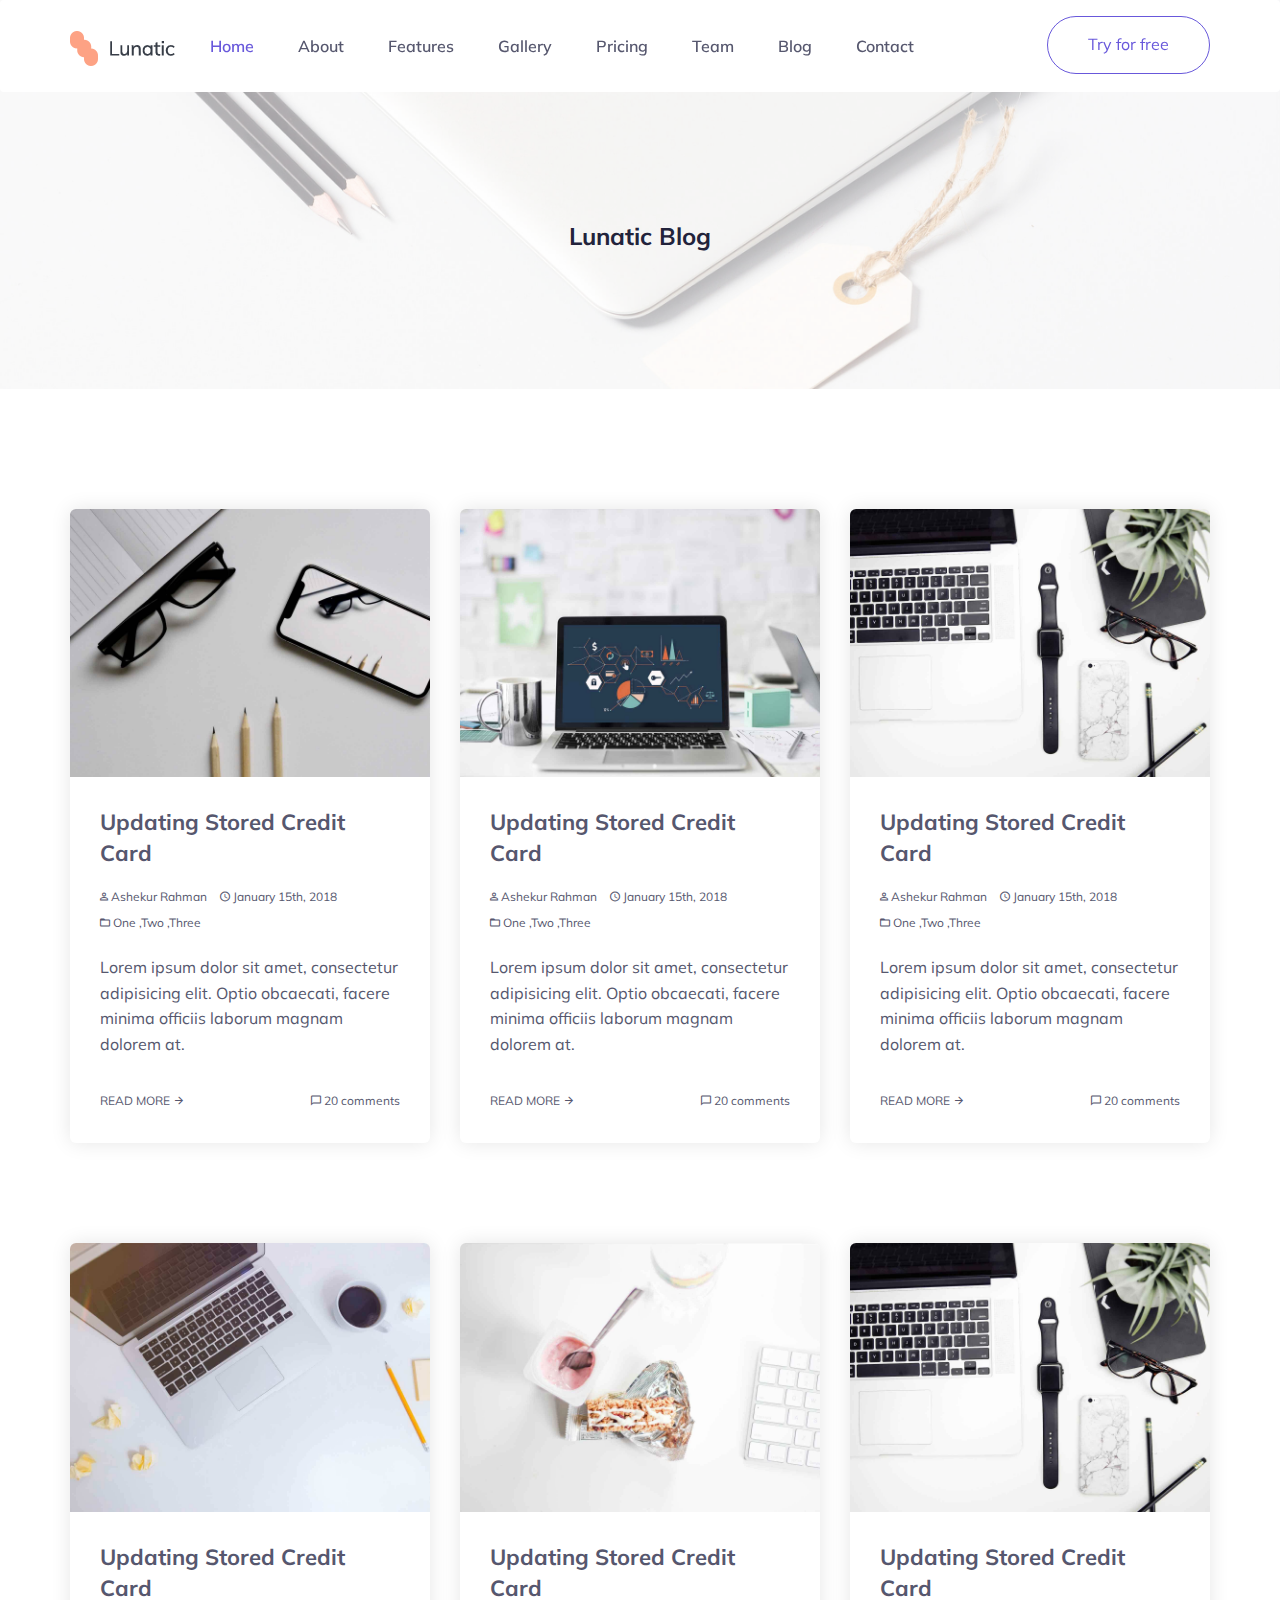
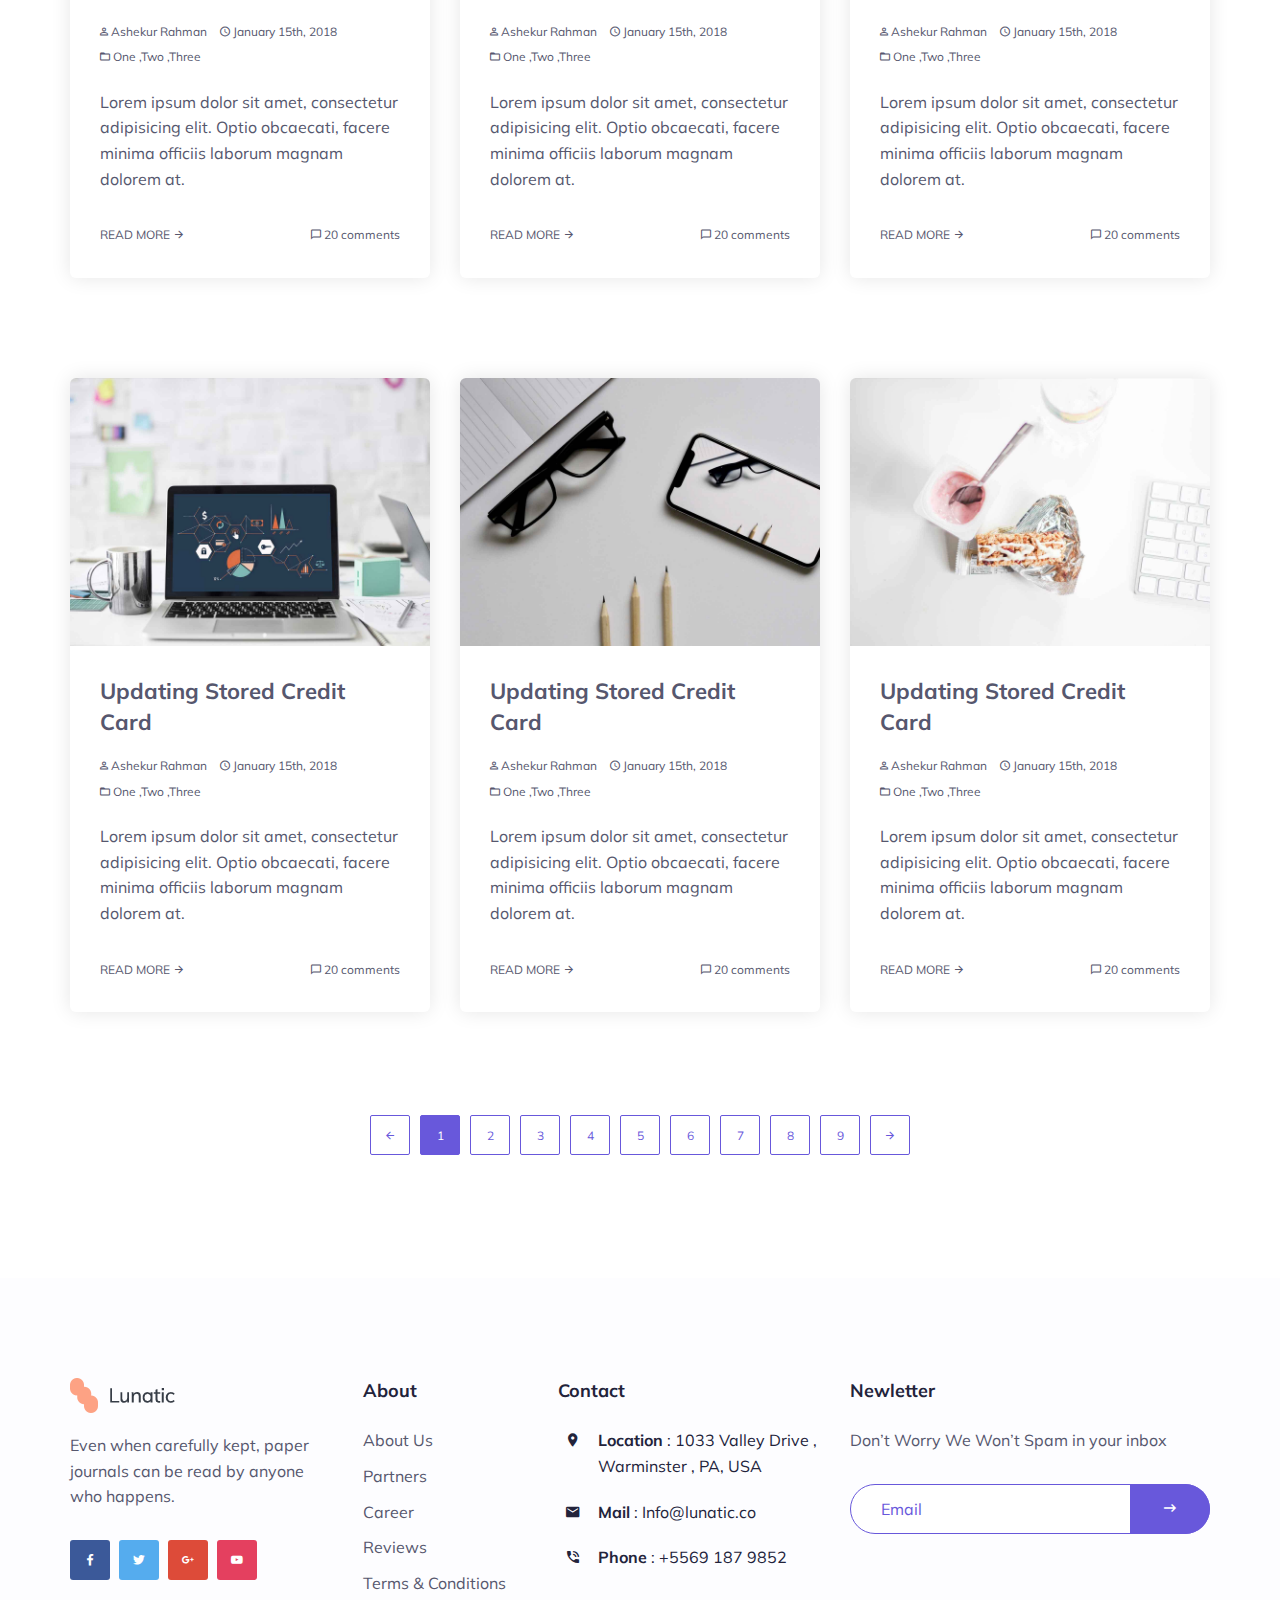
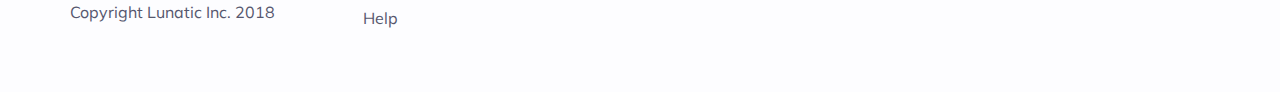
<file: blog/blog-2.html>
<!doctype html>
<html class="no-js" lang="zxx">

<head>
    <meta charset="utf-8">
    <meta name="author" content="Ashekur Rahman">
    <meta name="description" content="">
    <meta name="keywords" content="HTML,CSS,XML,JavaScript">
    <meta http-equiv="x-ua-compatible" content="ie=edge">
    <meta name="viewport" content="width=device-width, initial-scale=1.0">
    <!-- Title -->
    <title>Lunatic Apps Landing Page</title>
    <!-- Place favicon.ico in the root directory -->
    <link rel="apple-touch-icon" href="images/apple-touch-icon.png">
    <link rel="shortcut icon" type="image/ico" href="images/favicon.ico" />
    <!-- Plugin-CSS -->
    <link rel="stylesheet" href="css/bootstrap.min.css">
    <link rel="stylesheet" href="css/material-design-iconic-font.min.css">
    <link rel="stylesheet" href="css/animate.css">
    <!-- Main-Stylesheets -->
    <link rel="stylesheet" href="css/normalize.css">
    <link rel="stylesheet" href="style.css">
    <link rel="stylesheet" href="css/responsive.css">
    <script src="js/vendor/modernizr-2.8.3.min.js"></script>
    <!--[if lt IE 9]>
        <script src="//oss.maxcdn.com/html5shiv/3.7.2/html5shiv.min.js"></script>
        <script src="//oss.maxcdn.com/respond/1.4.2/respond.min.js"></script>
    <![endif]-->
</head>

<body data-spy="scroll" data-target=".mainmenu-area">
    <!-- Preloader-content -->
    <div class="preloade">
        <span><i class="zmdi zmdi-compass"></i></span>
    </div>
    <!-- Main-Menu-Area -->
    <nav class="navbar mainmenu-area transparent" data-spy="affix" data-offset-top="200">
        <div class="container">
            <div class="navbar-header">
                <button type="button" class="navbar-toggle" data-toggle="collapse" data-target="#mainmenu">
                    <span class="icon-bar"></span>
                    <span class="icon-bar"></span>
                    <span class="icon-bar"></span>
                </button>
                <a class="navbar-brand" href="#"><img src="images/logo.png" alt=""></a>
            </div>
            <div class="collapse navbar-collapse" id="mainmenu">
                <div class="navbar-header navbar-right">
                    <a href="#" class="navbar-bttn">Try for free</a>
                </div>
                <ul class="nav navbar-nav navbar-left">
                    <li class="active"><a href="../index.html#home-page">Home</a></li>
                    <li><a href="../index.html#about-page">About</a></li>
                    <li><a href="../index.html#feature-page">Features</a></li>
                    <li><a href="../index.html#gallery-page">Gallery</a></li>
                    <li><a href="../index.html#price-page">Pricing</a></li>
                    <li><a href="../index.html#team-page">Team</a></li>
                    <li><a href="../index.html#blog-page">Blog</a></li>
                    <li><a href="../index.html#contact-page">Contact</a></li>
                </ul>

            </div>
        </div>
    </nav>
    <!-- Main-Menu-Area / -->

    <header class="site-header">
        <div class="container">
            <div class="row">
                <div class="col-xs-12 text-center">
                    <h3 class="headline">Lunatic Blog</h3>
                </div>
            </div>
        </div>
    </header>

    <section class="section-padding">
        <div class="container">
            <div class="row">
                <div class="col-xs-12 col-sm-6 col-lg-4">
                    <article class="single-blog">
                        <figure class="blog-photo">
                            <img src="images/post-1.jpg" alt="">
                        </figure>
                        <div class="blog-content">
                            <header>
                                <h5 class="title"><a href="single.html">Updating Stored Credit Card</a></h5>
                                <ul class="blog-meta">
                                    <li><i class="zmdi zmdi-account-o"></i> Ashekur Rahman</li>
                                    <li><i class="zmdi zmdi-time"></i> January 15th, 2018</li>
                                    <li><i class="zmdi zmdi-folder-outline"></i> <a href="#">One ,</a><a href="#">Two ,</a><a href="#">Three</a></li>
                                </ul>
                            </header>
                            <div class="space-20"></div>
                            <p>Lorem ipsum dolor sit amet, consectetur adipisicing elit. Optio obcaecati, facere minima officiis laborum magnam dolorem at.</p>
                            <div class="space-20"></div>
                            <footer class="blog-footer">
                                <a href="#" class="read-more">Read More</a>
                                <div class="pull-right">
                                    <i class="zmdi zmdi-comment-outline"></i> 20 comments
                                </div>
                            </footer>
                        </div>
                    </article>
                </div>
                <div class="col-xs-12 col-sm-6 col-lg-4">
                    <article class="single-blog">
                        <figure class="blog-photo">
                            <img src="images/post-2.jpg" alt="">
                        </figure>
                        <div class="blog-content">
                            <header>
                                <h5 class="title"><a href="single.html">Updating Stored Credit Card</a></h5>
                                <ul class="blog-meta">
                                    <li><i class="zmdi zmdi-account-o"></i> Ashekur Rahman</li>
                                    <li><i class="zmdi zmdi-time"></i> January 15th, 2018</li>
                                    <li><i class="zmdi zmdi-folder-outline"></i> <a href="#">One ,</a><a href="#">Two ,</a><a href="#">Three</a></li>
                                </ul>
                            </header>
                            <div class="space-20"></div>
                            <p>Lorem ipsum dolor sit amet, consectetur adipisicing elit. Optio obcaecati, facere minima officiis laborum magnam dolorem at.</p>
                            <div class="space-20"></div>
                            <footer class="blog-footer">
                                <a href="#" class="read-more">Read More</a>
                                <div class="pull-right">
                                    <i class="zmdi zmdi-comment-outline"></i> 20 comments
                                </div>
                            </footer>
                        </div>
                    </article>
                </div>
                <div class="col-xs-12 col-sm-6 col-lg-4">
                    <article class="single-blog">
                        <figure class="blog-photo">
                            <img src="images/post-3.jpg" alt="">
                        </figure>
                        <div class="blog-content">
                            <header>
                                <h5 class="title"><a href="single.html">Updating Stored Credit Card</a></h5>
                                <ul class="blog-meta">
                                    <li><i class="zmdi zmdi-account-o"></i> Ashekur Rahman</li>
                                    <li><i class="zmdi zmdi-time"></i> January 15th, 2018</li>
                                    <li><i class="zmdi zmdi-folder-outline"></i> <a href="#">One ,</a><a href="#">Two ,</a><a href="#">Three</a></li>
                                </ul>
                            </header>
                            <div class="space-20"></div>
                            <p>Lorem ipsum dolor sit amet, consectetur adipisicing elit. Optio obcaecati, facere minima officiis laborum magnam dolorem at.</p>
                            <div class="space-20"></div>
                            <footer class="blog-footer">
                                <a href="#" class="read-more">Read More</a>
                                <div class="pull-right">
                                    <i class="zmdi zmdi-comment-outline"></i> 20 comments
                                </div>
                            </footer>
                        </div>
                    </article>
                </div>
                <div class="col-xs-12 col-sm-6 col-lg-4">
                    <article class="single-blog">
                        <figure class="blog-photo">
                            <img src="images/post-4.jpg" alt="">
                        </figure>
                        <div class="blog-content">
                            <header>
                                <h5 class="title"><a href="single.html">Updating Stored Credit Card</a></h5>
                                <ul class="blog-meta">
                                    <li><i class="zmdi zmdi-account-o"></i> Ashekur Rahman</li>
                                    <li><i class="zmdi zmdi-time"></i> January 15th, 2018</li>
                                    <li><i class="zmdi zmdi-folder-outline"></i> <a href="#">One ,</a><a href="#">Two ,</a><a href="#">Three</a></li>
                                </ul>
                            </header>
                            <div class="space-20"></div>
                            <p>Lorem ipsum dolor sit amet, consectetur adipisicing elit. Optio obcaecati, facere minima officiis laborum magnam dolorem at.</p>
                            <div class="space-20"></div>
                            <footer class="blog-footer">
                                <a href="#" class="read-more">Read More</a>
                                <div class="pull-right">
                                    <i class="zmdi zmdi-comment-outline"></i> 20 comments
                                </div>
                            </footer>
                        </div>
                    </article>
                </div>
                <div class="col-xs-12 col-sm-6 col-lg-4">
                    <article class="single-blog">
                        <figure class="blog-photo">
                            <img src="images/post-5.jpg" alt="">
                        </figure>
                        <div class="blog-content">
                            <header>
                                <h5 class="title"><a href="single.html">Updating Stored Credit Card</a></h5>
                                <ul class="blog-meta">
                                    <li><i class="zmdi zmdi-account-o"></i> Ashekur Rahman</li>
                                    <li><i class="zmdi zmdi-time"></i> January 15th, 2018</li>
                                    <li><i class="zmdi zmdi-folder-outline"></i> <a href="#">One ,</a><a href="#">Two ,</a><a href="#">Three</a></li>
                                </ul>
                            </header>
                            <div class="space-20"></div>
                            <p>Lorem ipsum dolor sit amet, consectetur adipisicing elit. Optio obcaecati, facere minima officiis laborum magnam dolorem at.</p>
                            <div class="space-20"></div>
                            <footer class="blog-footer">
                                <a href="#" class="read-more">Read More</a>
                                <div class="pull-right">
                                    <i class="zmdi zmdi-comment-outline"></i> 20 comments
                                </div>
                            </footer>
                        </div>
                    </article>
                </div>
                <div class="col-xs-12 col-sm-6 col-lg-4">
                    <article class="single-blog">
                        <figure class="blog-photo">
                            <img src="images/post-3.jpg" alt="">
                        </figure>
                        <div class="blog-content">
                            <header>
                                <h5 class="title"><a href="single.html">Updating Stored Credit Card</a></h5>
                                <ul class="blog-meta">
                                    <li><i class="zmdi zmdi-account-o"></i> Ashekur Rahman</li>
                                    <li><i class="zmdi zmdi-time"></i> January 15th, 2018</li>
                                    <li><i class="zmdi zmdi-folder-outline"></i> <a href="#">One ,</a><a href="#">Two ,</a><a href="#">Three</a></li>
                                </ul>
                            </header>
                            <div class="space-20"></div>
                            <p>Lorem ipsum dolor sit amet, consectetur adipisicing elit. Optio obcaecati, facere minima officiis laborum magnam dolorem at.</p>
                            <div class="space-20"></div>
                            <footer class="blog-footer">
                                <a href="#" class="read-more">Read More</a>
                                <div class="pull-right">
                                    <i class="zmdi zmdi-comment-outline"></i> 20 comments
                                </div>
                            </footer>
                        </div>
                    </article>
                </div>
                <div class="col-xs-12 col-sm-6 col-lg-4">
                    <article class="single-blog">
                        <figure class="blog-photo">
                            <img src="images/post-2.jpg" alt="">
                        </figure>
                        <div class="blog-content">
                            <header>
                                <h5 class="title"><a href="single.html">Updating Stored Credit Card</a></h5>
                                <ul class="blog-meta">
                                    <li><i class="zmdi zmdi-account-o"></i> Ashekur Rahman</li>
                                    <li><i class="zmdi zmdi-time"></i> January 15th, 2018</li>
                                    <li><i class="zmdi zmdi-folder-outline"></i> <a href="#">One ,</a><a href="#">Two ,</a><a href="#">Three</a></li>
                                </ul>
                            </header>
                            <div class="space-20"></div>
                            <p>Lorem ipsum dolor sit amet, consectetur adipisicing elit. Optio obcaecati, facere minima officiis laborum magnam dolorem at.</p>
                            <div class="space-20"></div>
                            <footer class="blog-footer">
                                <a href="#" class="read-more">Read More</a>
                                <div class="pull-right">
                                    <i class="zmdi zmdi-comment-outline"></i> 20 comments
                                </div>
                            </footer>
                        </div>
                    </article>
                </div>
                <div class="col-xs-12 col-sm-6 col-lg-4">
                    <article class="single-blog">
                        <figure class="blog-photo">
                            <img src="images/post-1.jpg" alt="">
                        </figure>
                        <div class="blog-content">
                            <header>
                                <h5 class="title"><a href="single.html">Updating Stored Credit Card</a></h5>
                                <ul class="blog-meta">
                                    <li><i class="zmdi zmdi-account-o"></i> Ashekur Rahman</li>
                                    <li><i class="zmdi zmdi-time"></i> January 15th, 2018</li>
                                    <li><i class="zmdi zmdi-folder-outline"></i> <a href="#">One ,</a><a href="#">Two ,</a><a href="#">Three</a></li>
                                </ul>
                            </header>
                            <div class="space-20"></div>
                            <p>Lorem ipsum dolor sit amet, consectetur adipisicing elit. Optio obcaecati, facere minima officiis laborum magnam dolorem at.</p>
                            <div class="space-20"></div>
                            <footer class="blog-footer">
                                <a href="#" class="read-more">Read More</a>
                                <div class="pull-right">
                                    <i class="zmdi zmdi-comment-outline"></i> 20 comments
                                </div>
                            </footer>
                        </div>
                    </article>
                </div>
                <div class="col-xs-12 col-sm-6 col-lg-4">
                    <article class="single-blog">
                        <figure class="blog-photo">
                            <img src="images/post-5.jpg" alt="">
                        </figure>
                        <div class="blog-content">
                            <header>
                                <h5 class="title"><a href="single.html">Updating Stored Credit Card</a></h5>
                                <ul class="blog-meta">
                                    <li><i class="zmdi zmdi-account-o"></i> Ashekur Rahman</li>
                                    <li><i class="zmdi zmdi-time"></i> January 15th, 2018</li>
                                    <li><i class="zmdi zmdi-folder-outline"></i> <a href="#">One ,</a><a href="#">Two ,</a><a href="#">Three</a></li>
                                </ul>
                            </header>
                            <div class="space-20"></div>
                            <p>Lorem ipsum dolor sit amet, consectetur adipisicing elit. Optio obcaecati, facere minima officiis laborum magnam dolorem at.</p>
                            <div class="space-20"></div>
                            <footer class="blog-footer">
                                <a href="#" class="read-more">Read More</a>
                                <div class="pull-right">
                                    <i class="zmdi zmdi-comment-outline"></i> 20 comments
                                </div>
                            </footer>
                        </div>
                    </article>
                </div>
            </div>
            <div class="row">
                <div class="col-xs-12 text-center">                    
                    <div class="nav-links">
                        <a href="#" class="page-numbers"><i class="zmdi zmdi-arrow-left"></i></a>
                        <span class="page-numbers current">1</span>
                        <a href="#" class="page-numbers">2</a>
                        <a href="#" class="page-numbers">3</a>
                        <a href="#" class="page-numbers">4</a>
                        <a href="#" class="page-numbers">5</a>
                        <a href="#" class="page-numbers">6</a>
                        <a href="#" class="page-numbers">7</a>
                        <a href="#" class="page-numbers">8</a>
                        <a href="#" class="page-numbers">9</a>
                        <a href="#" class="page-numbers"><i class="zmdi zmdi-arrow-right"></i></a>
                    </div>
                </div>
            </div>
        </div>
    </section>

    <!-- Footer-Area -->
    <footer class="footer-area">
        <div class="container">
            <div class="row">
                <div class="col-xs-12 col-sm-3">
                    <img src="images/logo.png" alt="">
                    <div class="space-20"></div>
                    <p>Even when carefully kept, paper journals can be read by anyone who happens.</p>
                    <div class="space-20"></div>
                    <ul class="social-menu">
                        <li><a href="#"><i class="zmdi zmdi-facebook"></i></a></li>
                        <li><a href="#"><i class="zmdi zmdi-twitter"></i></a></li>
                        <li><a href="#"><i class="zmdi zmdi-google-plus"></i></a></li>
                        <li><a href="#"><i class="zmdi zmdi-youtube-play"></i></a></li>
                    </ul>
                    <div class="space-20"></div>
                    <p>Copyright Lunatic Inc. 2018</p>
                    <div class="space-50"></div>
                </div>
                <div class="col-xs-12 col-sm-2">
                    <h4>About</h4>
                    <div class="space-10"></div>
                    <ul class="list">
                        <li><a href="#">About Us</a></li>
                        <li><a href="#">Partners</a></li>
                        <li><a href="#">Career</a></li>
                        <li><a href="#">Reviews</a></li>
                        <li><a href="#">Terms &amp; Conditions</a></li>
                        <li><a href="#">Help</a></li>
                    </ul>
                    <div class="space-50"></div>
                </div>
                <div class="col-xs-12 col-sm-3">
                    <h4>Contact</h4>
                    <div class="space-10"></div>
                    <ul class="icon-list">
                        <li>
                            <div class="icon">
                                <i class="zmdi zmdi-pin zmdi-hc-fw"></i>
                            </div>
                            <strong>Location</strong> : 1033 Valley Drive , Warminster , PA, USA
                        </li>
                        <li>
                            <div class="icon">
                                <i class="zmdi zmdi-email"></i>
                            </div>
                            <strong>Mail</strong> : Info@lunatic.co
                        </li>
                        <li>
                            <div class="icon">
                                <i class="zmdi zmdi-phone-in-talk"></i>
                            </div>
                            <strong>Phone</strong> : +5569 187 9852
                        </li>
                    </ul>
                    <div class="space-50"></div>
                </div>
                <div class="col-xs-12 col-sm-4">
                    <h4>Newletter</h4>
                    <div class="space-10"></div>
                    <p>Don’t Worry We Won’t Spam in your inbox</p>
                    <div class="space-20"></div>
                    <form id="mc-form" class="subscribe">
                        <input type="text" class="control" placeholder="Email" id="mc-email">
                        <button class="sub-button" type="submit"><i class="zmdi zmdi-long-arrow-right"></i></button>
                        <label class="mt10" for="mc-email"></label>
                    </form>
                    <div class="space-50"></div>
                </div>
            </div>
        </div>
    </footer>
    <!-- Footer-Area / -->
    <!--Vendor-JS-->
    <script src="js/vendor/jquery-1.12.4.min.js"></script>
    <script src="js/vendor/bootstrap.min.js"></script>
    <!--Plugin-JS-->
    <script src="js/owl.carousel.min.js"></script>
    <script src="js/scrollUp.min.js"></script>
    <!--Main-active-JS-->
    <script src="js/main.js"></script>
</body>

</html>
</file>
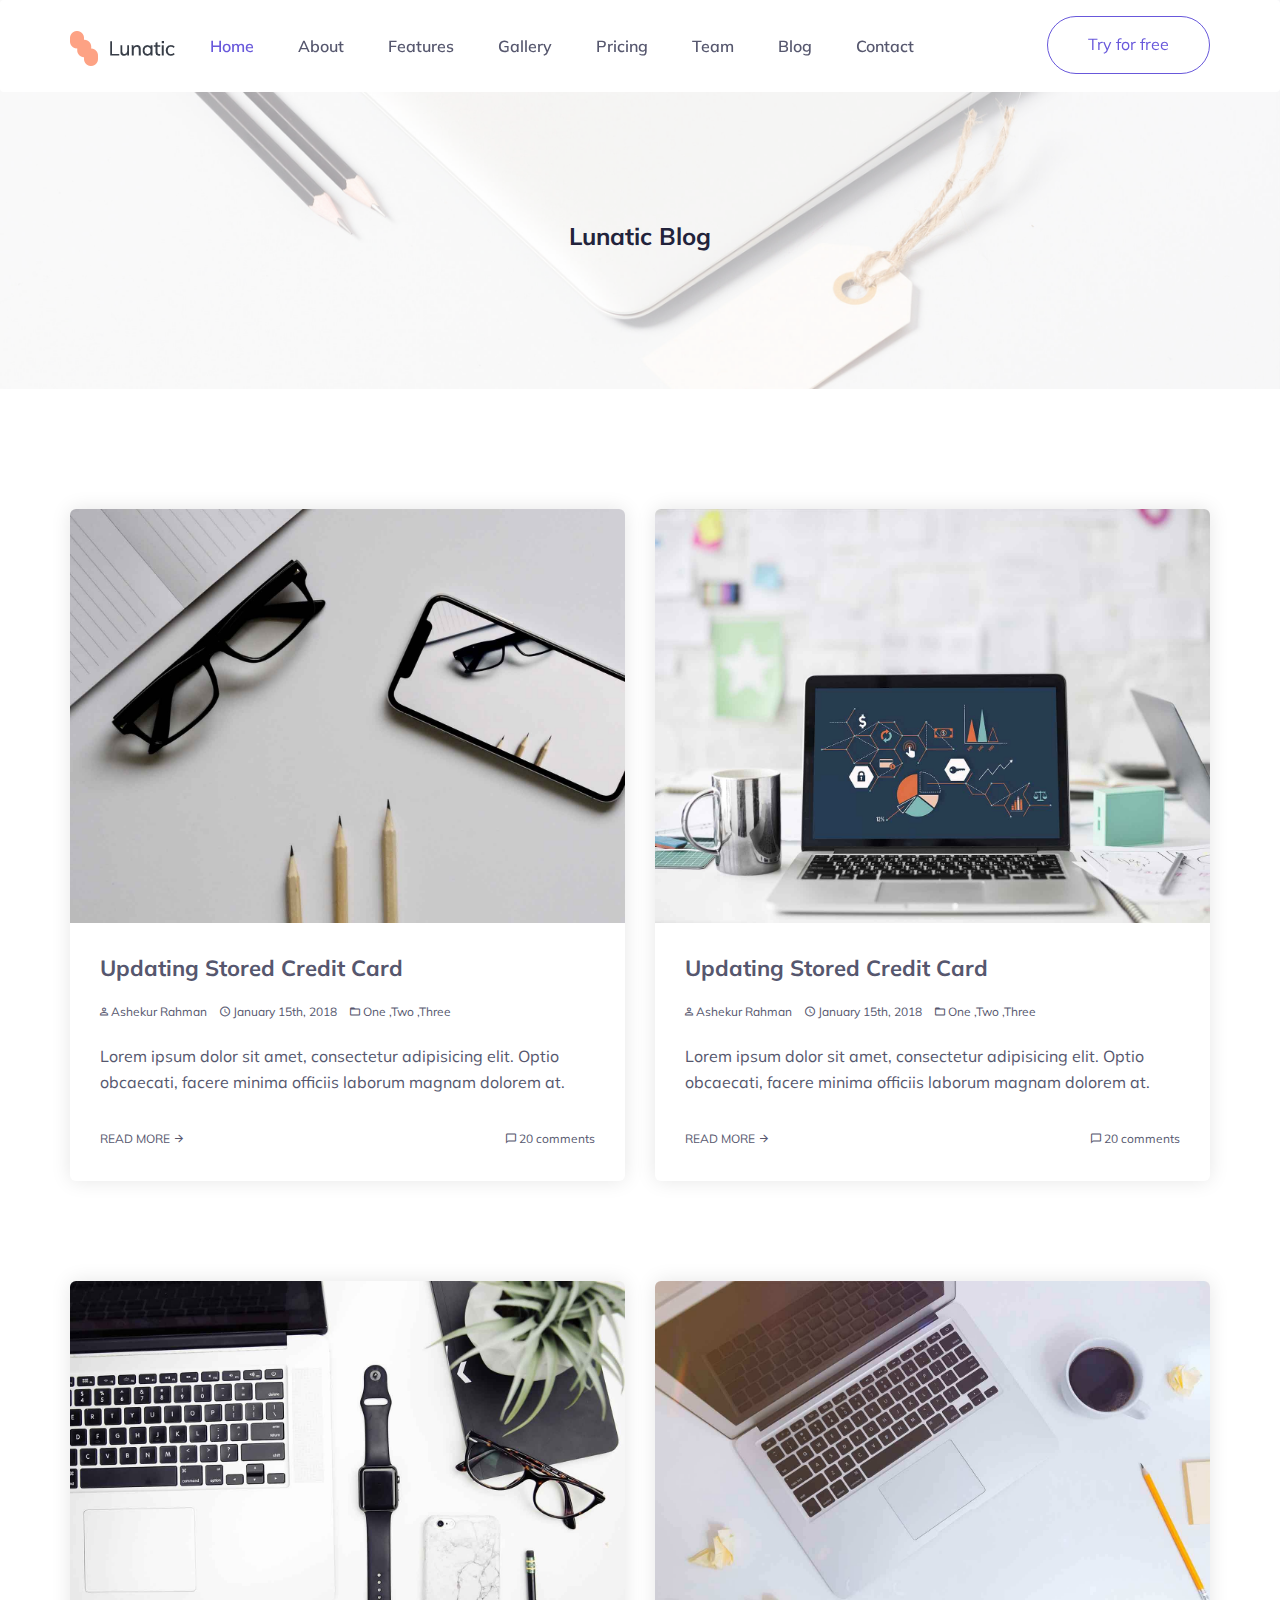
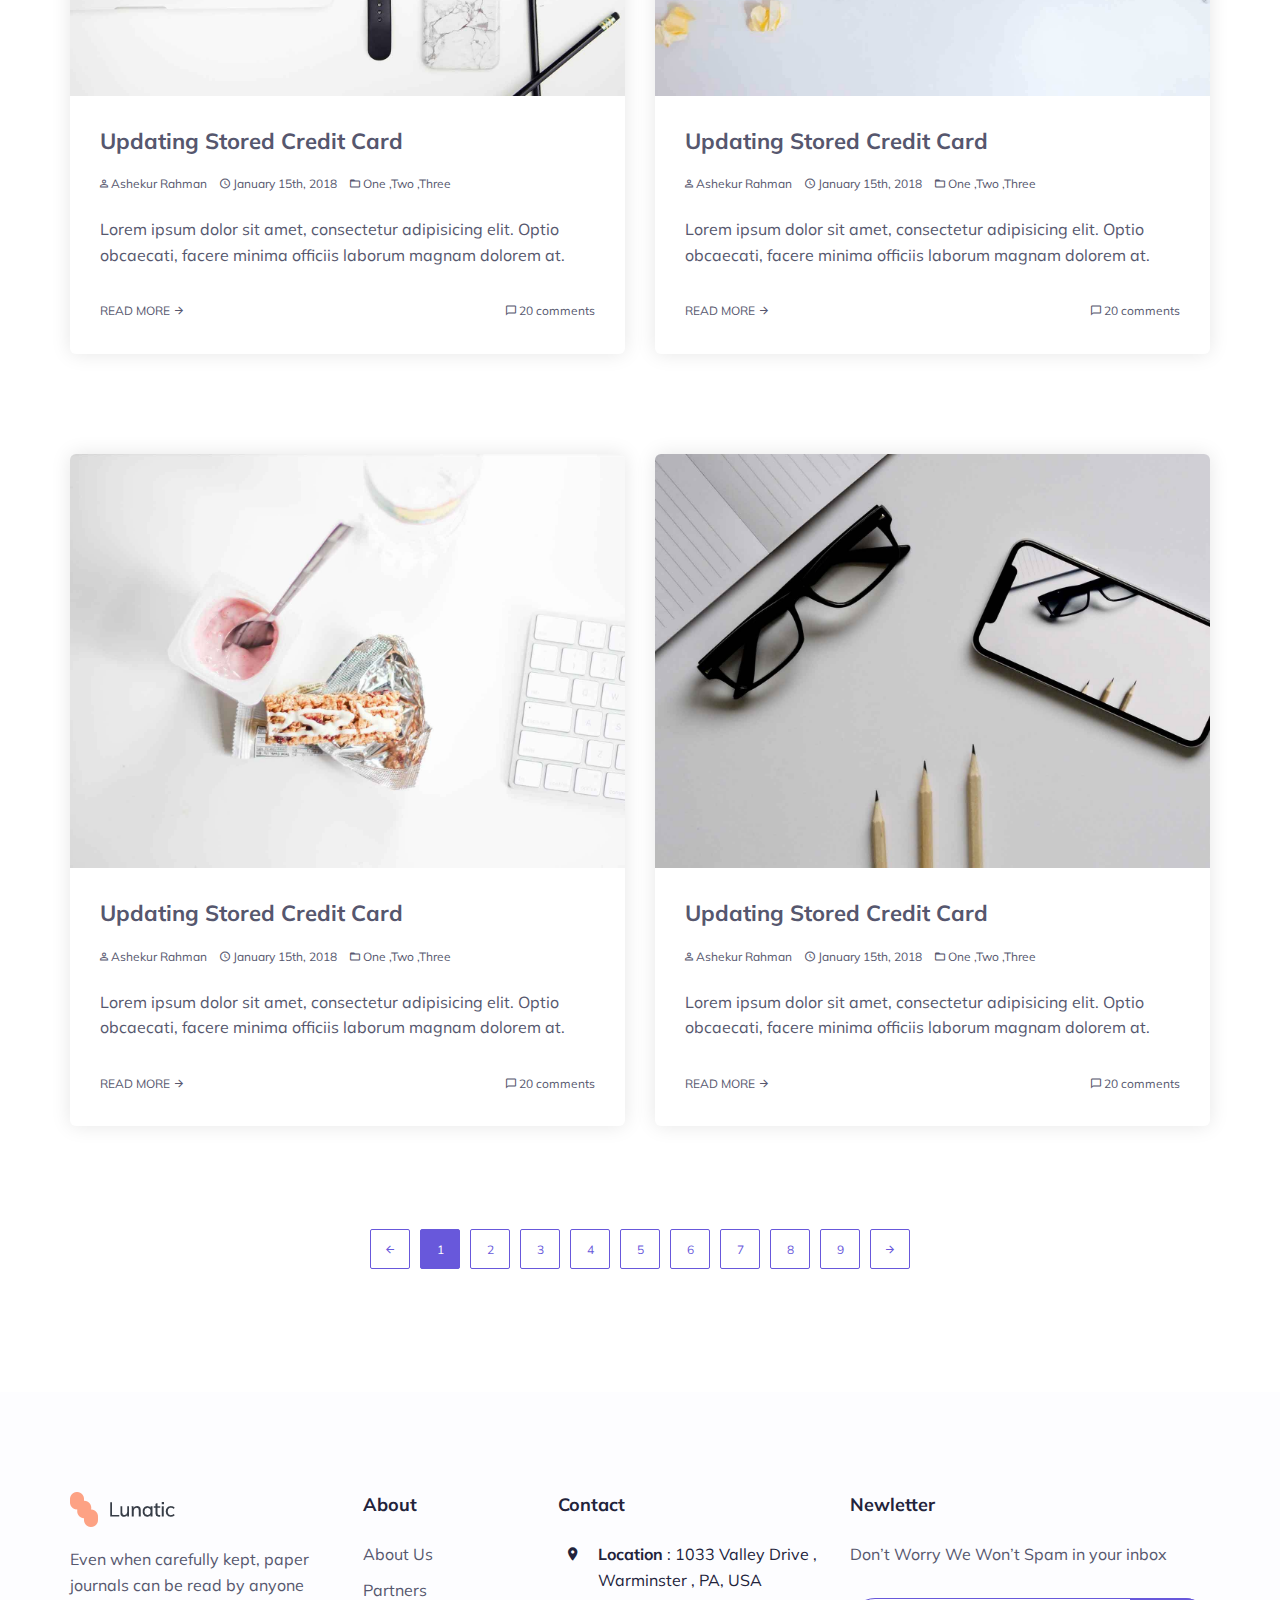
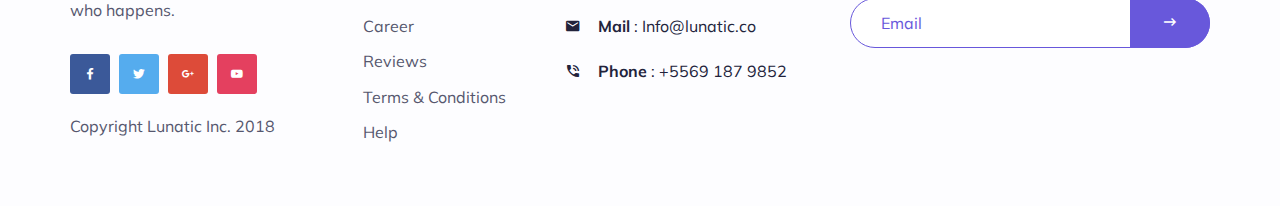
<file: blog/blog-3.html>
<!doctype html>
<html class="no-js" lang="zxx">

<head>
    <meta charset="utf-8">
    <meta name="author" content="Ashekur Rahman">
    <meta name="description" content="">
    <meta name="keywords" content="HTML,CSS,XML,JavaScript">
    <meta http-equiv="x-ua-compatible" content="ie=edge">
    <meta name="viewport" content="width=device-width, initial-scale=1.0">
    <!-- Title -->
    <title>Lunatic Apps Landing Page</title>
    <!-- Place favicon.ico in the root directory -->
    <link rel="apple-touch-icon" href="images/apple-touch-icon.png">
    <link rel="shortcut icon" type="image/ico" href="images/favicon.ico" />
    <!-- Plugin-CSS -->
    <link rel="stylesheet" href="css/bootstrap.min.css">
    <link rel="stylesheet" href="css/material-design-iconic-font.min.css">
    <link rel="stylesheet" href="css/animate.css">
    <!-- Main-Stylesheets -->
    <link rel="stylesheet" href="css/normalize.css">
    <link rel="stylesheet" href="style.css">
    <link rel="stylesheet" href="css/responsive.css">
    <script src="js/vendor/modernizr-2.8.3.min.js"></script>
    <!--[if lt IE 9]>
        <script src="//oss.maxcdn.com/html5shiv/3.7.2/html5shiv.min.js"></script>
        <script src="//oss.maxcdn.com/respond/1.4.2/respond.min.js"></script>
    <![endif]-->
</head>

<body data-spy="scroll" data-target=".mainmenu-area">
    <!-- Preloader-content -->
    <div class="preloade">
        <span><i class="zmdi zmdi-compass"></i></span>
    </div>
    <!-- Main-Menu-Area -->
    <nav class="navbar mainmenu-area transparent" data-spy="affix" data-offset-top="200">
        <div class="container">
            <div class="navbar-header">
                <button type="button" class="navbar-toggle" data-toggle="collapse" data-target="#mainmenu">
                    <span class="icon-bar"></span>
                    <span class="icon-bar"></span>
                    <span class="icon-bar"></span>
                </button>
                <a class="navbar-brand" href="#"><img src="images/logo.png" alt=""></a>
            </div>
            <div class="collapse navbar-collapse" id="mainmenu">
                <div class="navbar-header navbar-right">
                    <a href="#" class="navbar-bttn">Try for free</a>
                </div>
                <ul class="nav navbar-nav navbar-left">
                    <li class="active"><a href="../index.html#home-page">Home</a></li>
                    <li><a href="../index.html#about-page">About</a></li>
                    <li><a href="../index.html#feature-page">Features</a></li>
                    <li><a href="../index.html#gallery-page">Gallery</a></li>
                    <li><a href="../index.html#price-page">Pricing</a></li>
                    <li><a href="../index.html#team-page">Team</a></li>
                    <li><a href="../index.html#blog-page">Blog</a></li>
                    <li><a href="../index.html#contact-page">Contact</a></li>
                </ul>

            </div>
        </div>
    </nav>
    <!-- Main-Menu-Area / -->

    <header class="site-header">
        <div class="container">
            <div class="row">
                <div class="col-xs-12 text-center">
                    <h3 class="headline">Lunatic Blog</h3>
                </div>
            </div>
        </div>
    </header>

    <section class="section-padding">
        <div class="container">
            <div class="row">                
                <div class="col-xs-12 col-sm-6">
                    <article class="single-blog">
                        <figure class="blog-photo">
                            <img src="images/post-1.jpg" alt="">
                        </figure>
                        <div class="blog-content">
                            <header>
                                <h5 class="title"><a href="single.html">Updating Stored Credit Card</a></h5>
                                <ul class="blog-meta">
                                    <li><i class="zmdi zmdi-account-o"></i> Ashekur Rahman</li>
                                    <li><i class="zmdi zmdi-time"></i> January 15th, 2018</li>
                                    <li><i class="zmdi zmdi-folder-outline"></i> <a href="#">One ,</a><a href="#">Two ,</a><a href="#">Three</a></li>
                                </ul>
                            </header>
                            <div class="space-20"></div>
                            <p>Lorem ipsum dolor sit amet, consectetur adipisicing elit. Optio obcaecati, facere minima officiis laborum magnam dolorem at.</p>
                            <div class="space-20"></div>
                            <footer class="blog-footer">
                                <a href="#" class="read-more">Read More</a>
                                <div class="pull-right">
                                    <i class="zmdi zmdi-comment-outline"></i> 20 comments
                                </div>
                            </footer>
                        </div>
                    </article>
                </div>       
                <div class="col-xs-12 col-sm-6">
                    <article class="single-blog">
                        <figure class="blog-photo">
                            <img src="images/post-2.jpg" alt="">
                        </figure>
                        <div class="blog-content">
                            <header>
                                <h5 class="title"><a href="single.html">Updating Stored Credit Card</a></h5>
                                <ul class="blog-meta">
                                    <li><i class="zmdi zmdi-account-o"></i> Ashekur Rahman</li>
                                    <li><i class="zmdi zmdi-time"></i> January 15th, 2018</li>
                                    <li><i class="zmdi zmdi-folder-outline"></i> <a href="#">One ,</a><a href="#">Two ,</a><a href="#">Three</a></li>
                                </ul>
                            </header>
                            <div class="space-20"></div>
                            <p>Lorem ipsum dolor sit amet, consectetur adipisicing elit. Optio obcaecati, facere minima officiis laborum magnam dolorem at.</p>
                            <div class="space-20"></div>
                            <footer class="blog-footer">
                                <a href="#" class="read-more">Read More</a>
                                <div class="pull-right">
                                    <i class="zmdi zmdi-comment-outline"></i> 20 comments
                                </div>
                            </footer>
                        </div>
                    </article>
                </div>       
                <div class="col-xs-12 col-sm-6">
                    <article class="single-blog">
                        <figure class="blog-photo">
                            <img src="images/post-3.jpg" alt="">
                        </figure>
                        <div class="blog-content">
                            <header>
                                <h5 class="title"><a href="single.html">Updating Stored Credit Card</a></h5>
                                <ul class="blog-meta">
                                    <li><i class="zmdi zmdi-account-o"></i> Ashekur Rahman</li>
                                    <li><i class="zmdi zmdi-time"></i> January 15th, 2018</li>
                                    <li><i class="zmdi zmdi-folder-outline"></i> <a href="#">One ,</a><a href="#">Two ,</a><a href="#">Three</a></li>
                                </ul>
                            </header>
                            <div class="space-20"></div>
                            <p>Lorem ipsum dolor sit amet, consectetur adipisicing elit. Optio obcaecati, facere minima officiis laborum magnam dolorem at.</p>
                            <div class="space-20"></div>
                            <footer class="blog-footer">
                                <a href="#" class="read-more">Read More</a>
                                <div class="pull-right">
                                    <i class="zmdi zmdi-comment-outline"></i> 20 comments
                                </div>
                            </footer>
                        </div>
                    </article>
                </div>       
                <div class="col-xs-12 col-sm-6">
                    <article class="single-blog">
                        <figure class="blog-photo">
                            <img src="images/post-4.jpg" alt="">
                        </figure>
                        <div class="blog-content">
                            <header>
                                <h5 class="title"><a href="single.html">Updating Stored Credit Card</a></h5>
                                <ul class="blog-meta">
                                    <li><i class="zmdi zmdi-account-o"></i> Ashekur Rahman</li>
                                    <li><i class="zmdi zmdi-time"></i> January 15th, 2018</li>
                                    <li><i class="zmdi zmdi-folder-outline"></i> <a href="#">One ,</a><a href="#">Two ,</a><a href="#">Three</a></li>
                                </ul>
                            </header>
                            <div class="space-20"></div>
                            <p>Lorem ipsum dolor sit amet, consectetur adipisicing elit. Optio obcaecati, facere minima officiis laborum magnam dolorem at.</p>
                            <div class="space-20"></div>
                            <footer class="blog-footer">
                                <a href="#" class="read-more">Read More</a>
                                <div class="pull-right">
                                    <i class="zmdi zmdi-comment-outline"></i> 20 comments
                                </div>
                            </footer>
                        </div>
                    </article>
                </div>       
                <div class="col-xs-12 col-sm-6">
                    <article class="single-blog">
                        <figure class="blog-photo">
                            <img src="images/post-5.jpg" alt="">
                        </figure>
                        <div class="blog-content">
                            <header>
                                <h5 class="title"><a href="single.html">Updating Stored Credit Card</a></h5>
                                <ul class="blog-meta">
                                    <li><i class="zmdi zmdi-account-o"></i> Ashekur Rahman</li>
                                    <li><i class="zmdi zmdi-time"></i> January 15th, 2018</li>
                                    <li><i class="zmdi zmdi-folder-outline"></i> <a href="#">One ,</a><a href="#">Two ,</a><a href="#">Three</a></li>
                                </ul>
                            </header>
                            <div class="space-20"></div>
                            <p>Lorem ipsum dolor sit amet, consectetur adipisicing elit. Optio obcaecati, facere minima officiis laborum magnam dolorem at.</p>
                            <div class="space-20"></div>
                            <footer class="blog-footer">
                                <a href="#" class="read-more">Read More</a>
                                <div class="pull-right">
                                    <i class="zmdi zmdi-comment-outline"></i> 20 comments
                                </div>
                            </footer>
                        </div>
                    </article>
                </div>    
                <div class="col-xs-12 col-sm-6">
                    <article class="single-blog">
                        <figure class="blog-photo">
                            <img src="images/post-1.jpg" alt="">
                        </figure>
                        <div class="blog-content">
                            <header>
                                <h5 class="title"><a href="single.html">Updating Stored Credit Card</a></h5>
                                <ul class="blog-meta">
                                    <li><i class="zmdi zmdi-account-o"></i> Ashekur Rahman</li>
                                    <li><i class="zmdi zmdi-time"></i> January 15th, 2018</li>
                                    <li><i class="zmdi zmdi-folder-outline"></i> <a href="#">One ,</a><a href="#">Two ,</a><a href="#">Three</a></li>
                                </ul>
                            </header>
                            <div class="space-20"></div>
                            <p>Lorem ipsum dolor sit amet, consectetur adipisicing elit. Optio obcaecati, facere minima officiis laborum magnam dolorem at.</p>
                            <div class="space-20"></div>
                            <footer class="blog-footer">
                                <a href="#" class="read-more">Read More</a>
                                <div class="pull-right">
                                    <i class="zmdi zmdi-comment-outline"></i> 20 comments
                                </div>
                            </footer>
                        </div>
                    </article>
                </div>
            </div>
            <div class="row">
                <div class="col-xs-12 text-center">                    
                    <div class="nav-links">
                        <a href="#" class="page-numbers"><i class="zmdi zmdi-arrow-left"></i></a>
                        <span class="page-numbers current">1</span>
                        <a href="#" class="page-numbers">2</a>
                        <a href="#" class="page-numbers">3</a>
                        <a href="#" class="page-numbers">4</a>
                        <a href="#" class="page-numbers">5</a>
                        <a href="#" class="page-numbers">6</a>
                        <a href="#" class="page-numbers">7</a>
                        <a href="#" class="page-numbers">8</a>
                        <a href="#" class="page-numbers">9</a>
                        <a href="#" class="page-numbers"><i class="zmdi zmdi-arrow-right"></i></a>
                    </div>
                </div>
            </div>
        </div>
    </section>

    <!-- Footer-Area -->
    <footer class="footer-area">
        <div class="container">
            <div class="row">
                <div class="col-xs-12 col-sm-3">
                    <img src="images/logo.png" alt="">
                    <div class="space-20"></div>
                    <p>Even when carefully kept, paper journals can be read by anyone who happens.</p>
                    <div class="space-20"></div>
                    <ul class="social-menu">
                        <li><a href="#"><i class="zmdi zmdi-facebook"></i></a></li>
                        <li><a href="#"><i class="zmdi zmdi-twitter"></i></a></li>
                        <li><a href="#"><i class="zmdi zmdi-google-plus"></i></a></li>
                        <li><a href="#"><i class="zmdi zmdi-youtube-play"></i></a></li>
                    </ul>
                    <div class="space-20"></div>
                    <p>Copyright Lunatic Inc. 2018</p>
                    <div class="space-50"></div>
                </div>
                <div class="col-xs-12 col-sm-2">
                    <h4>About</h4>
                    <div class="space-10"></div>
                    <ul class="list">
                        <li><a href="#">About Us</a></li>
                        <li><a href="#">Partners</a></li>
                        <li><a href="#">Career</a></li>
                        <li><a href="#">Reviews</a></li>
                        <li><a href="#">Terms &amp; Conditions</a></li>
                        <li><a href="#">Help</a></li>
                    </ul>
                    <div class="space-50"></div>
                </div>
                <div class="col-xs-12 col-sm-3">
                    <h4>Contact</h4>
                    <div class="space-10"></div>
                    <ul class="icon-list">
                        <li>
                            <div class="icon">
                                <i class="zmdi zmdi-pin zmdi-hc-fw"></i>
                            </div>
                            <strong>Location</strong> : 1033 Valley Drive , Warminster , PA, USA
                        </li>
                        <li>
                            <div class="icon">
                                <i class="zmdi zmdi-email"></i>
                            </div>
                            <strong>Mail</strong> : Info@lunatic.co
                        </li>
                        <li>
                            <div class="icon">
                                <i class="zmdi zmdi-phone-in-talk"></i>
                            </div>
                            <strong>Phone</strong> : +5569 187 9852
                        </li>
                    </ul>
                    <div class="space-50"></div>
                </div>
                <div class="col-xs-12 col-sm-4">
                    <h4>Newletter</h4>
                    <div class="space-10"></div>
                    <p>Don’t Worry We Won’t Spam in your inbox</p>
                    <div class="space-20"></div>
                    <form id="mc-form" class="subscribe">
                        <input type="text" class="control" placeholder="Email" id="mc-email">
                        <button class="sub-button" type="submit"><i class="zmdi zmdi-long-arrow-right"></i></button>
                        <label class="mt10" for="mc-email"></label>
                    </form>
                    <div class="space-50"></div>
                </div>
            </div>
        </div>
    </footer>
    <!-- Footer-Area / -->
    <!--Vendor-JS-->
    <script src="js/vendor/jquery-1.12.4.min.js"></script>
    <script src="js/vendor/bootstrap.min.js"></script>
    <!--Plugin-JS-->
    <script src="js/owl.carousel.min.js"></script>
    <script src="js/scrollUp.min.js"></script>
    <!--Main-active-JS-->
    <script src="js/main.js"></script>
</body>

</html>
</file>
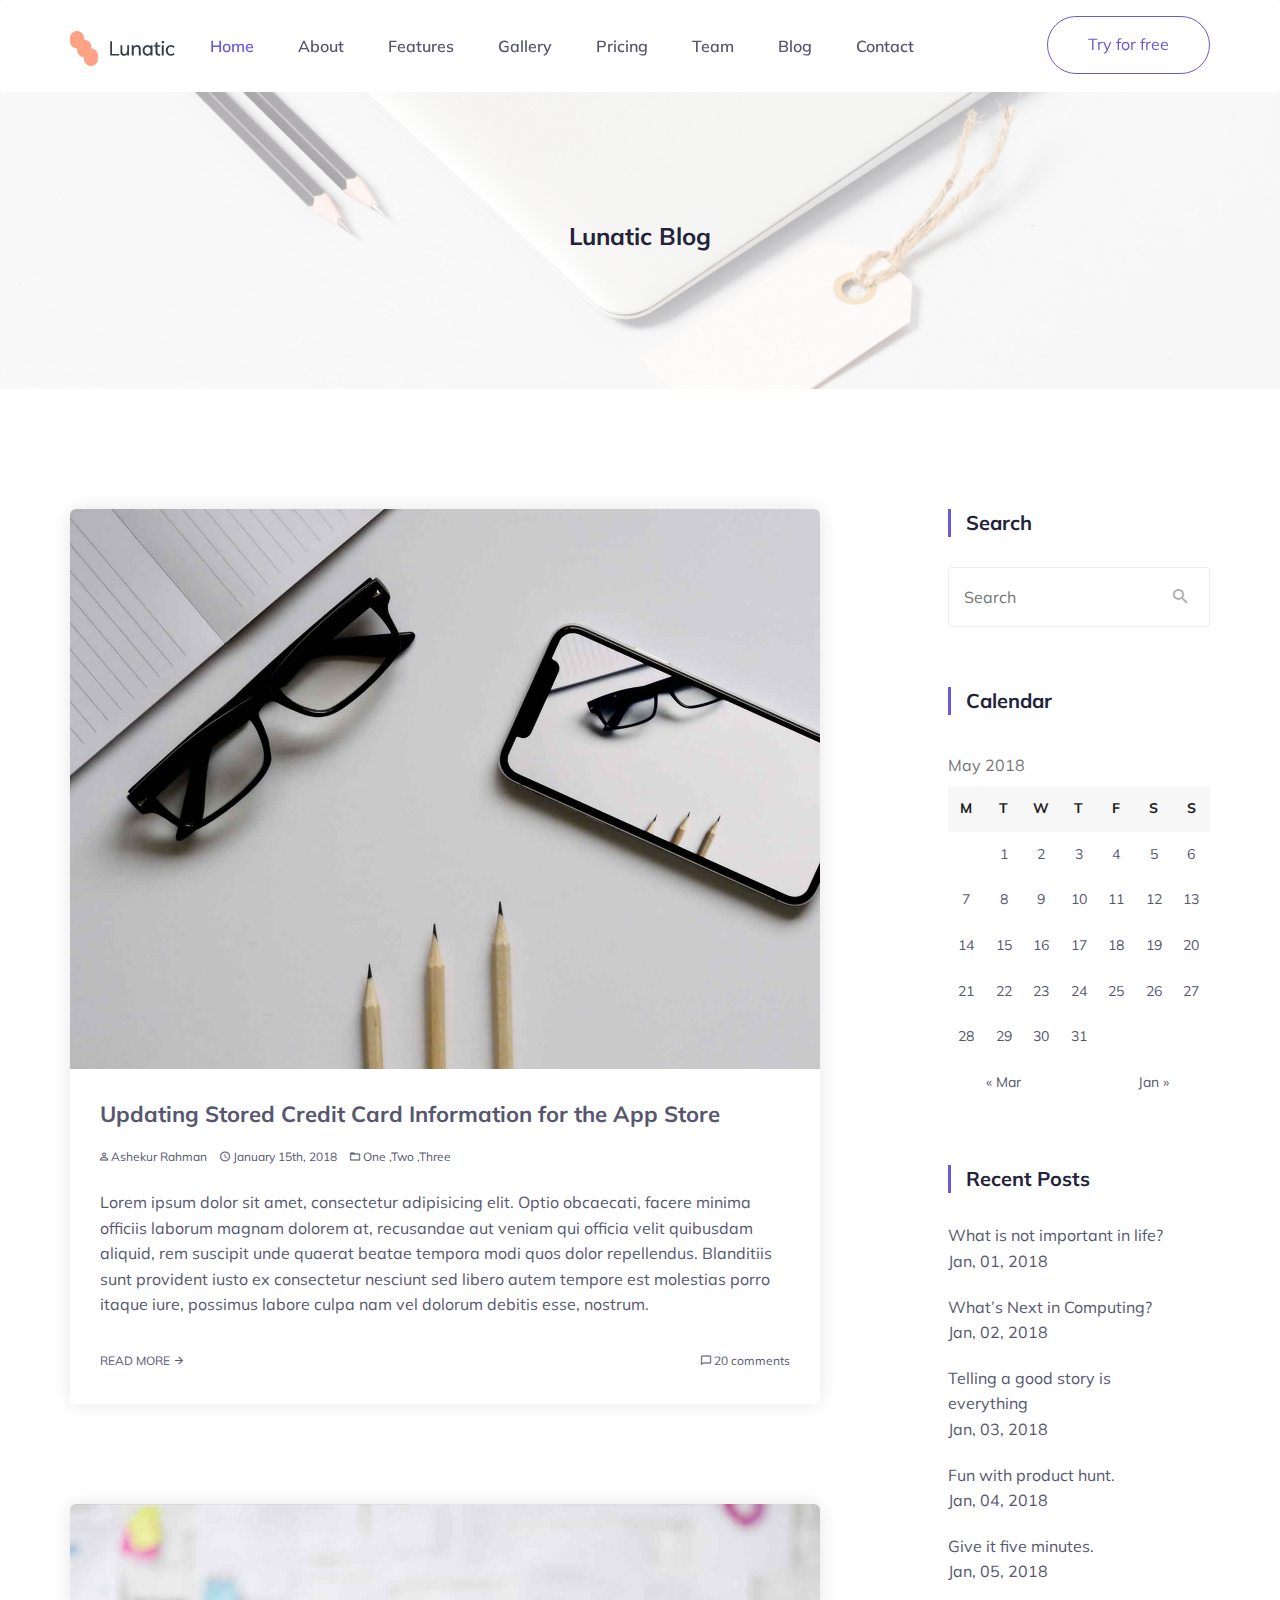
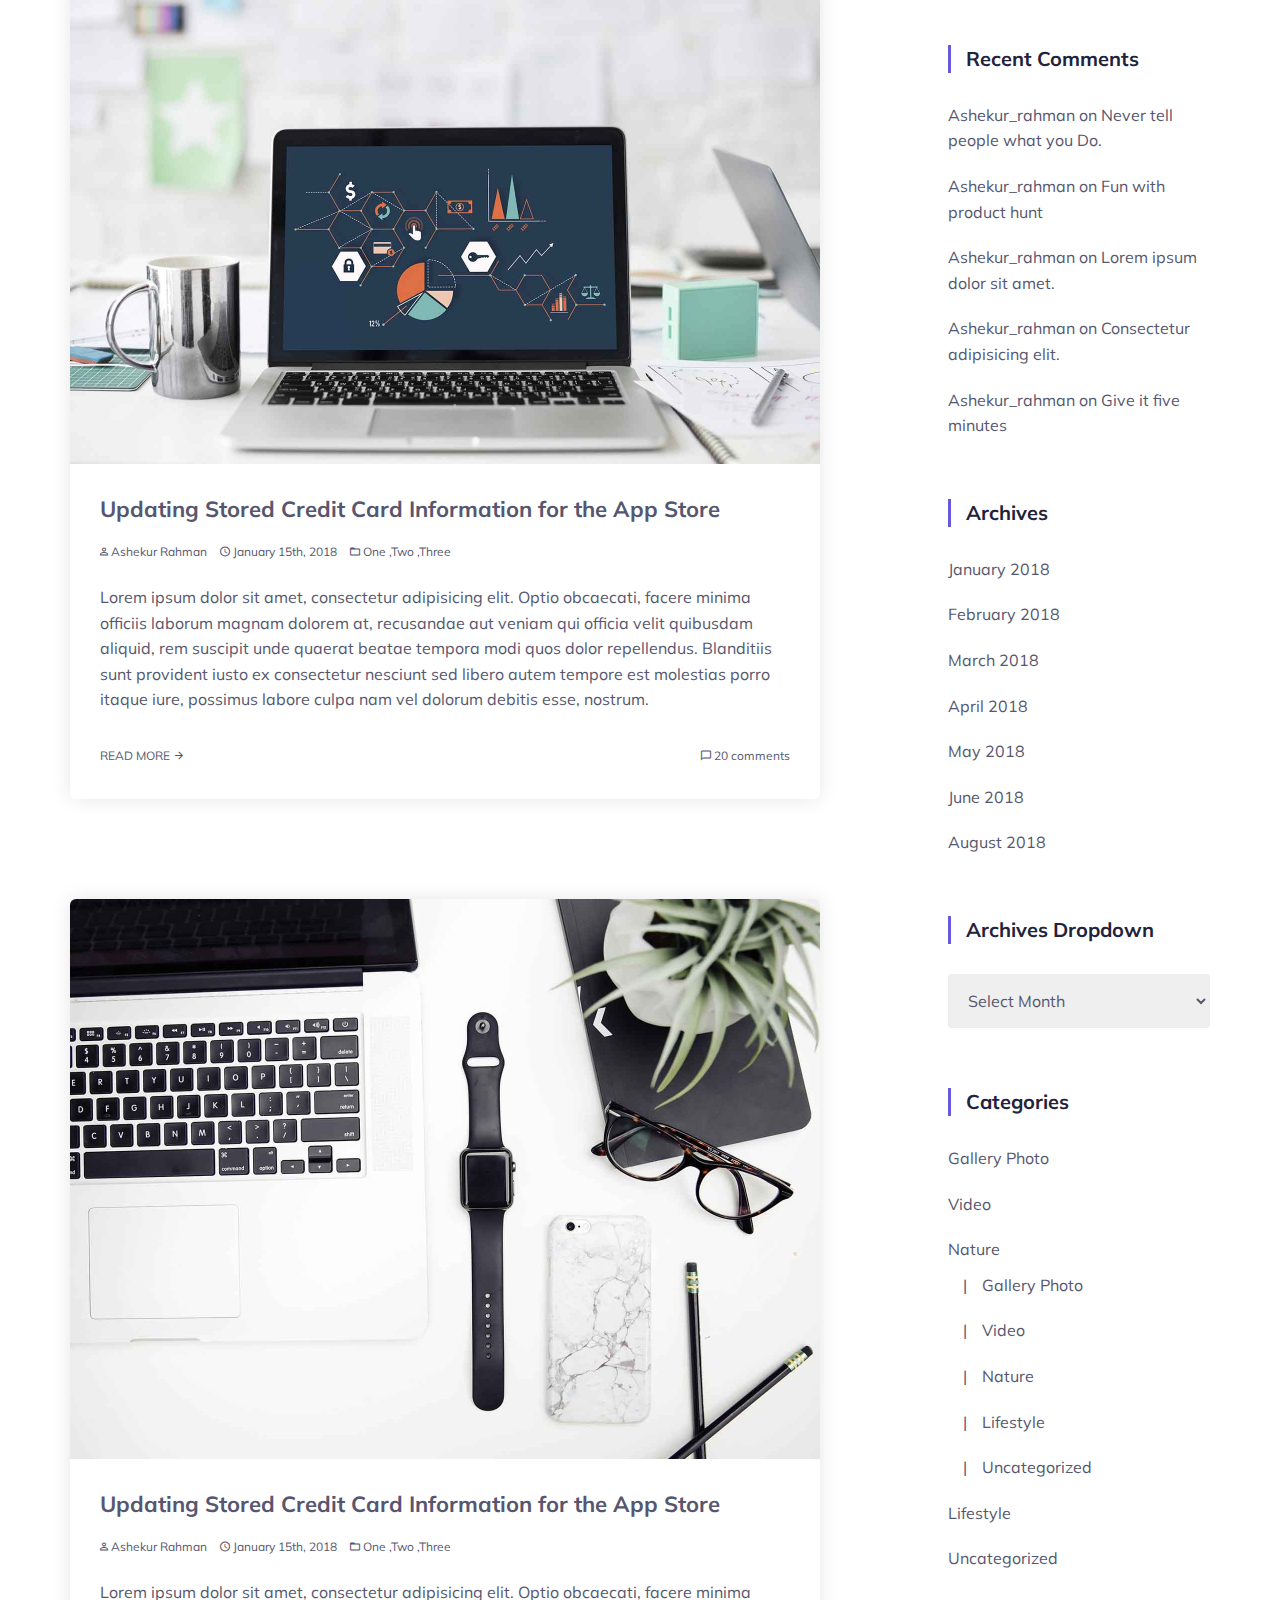
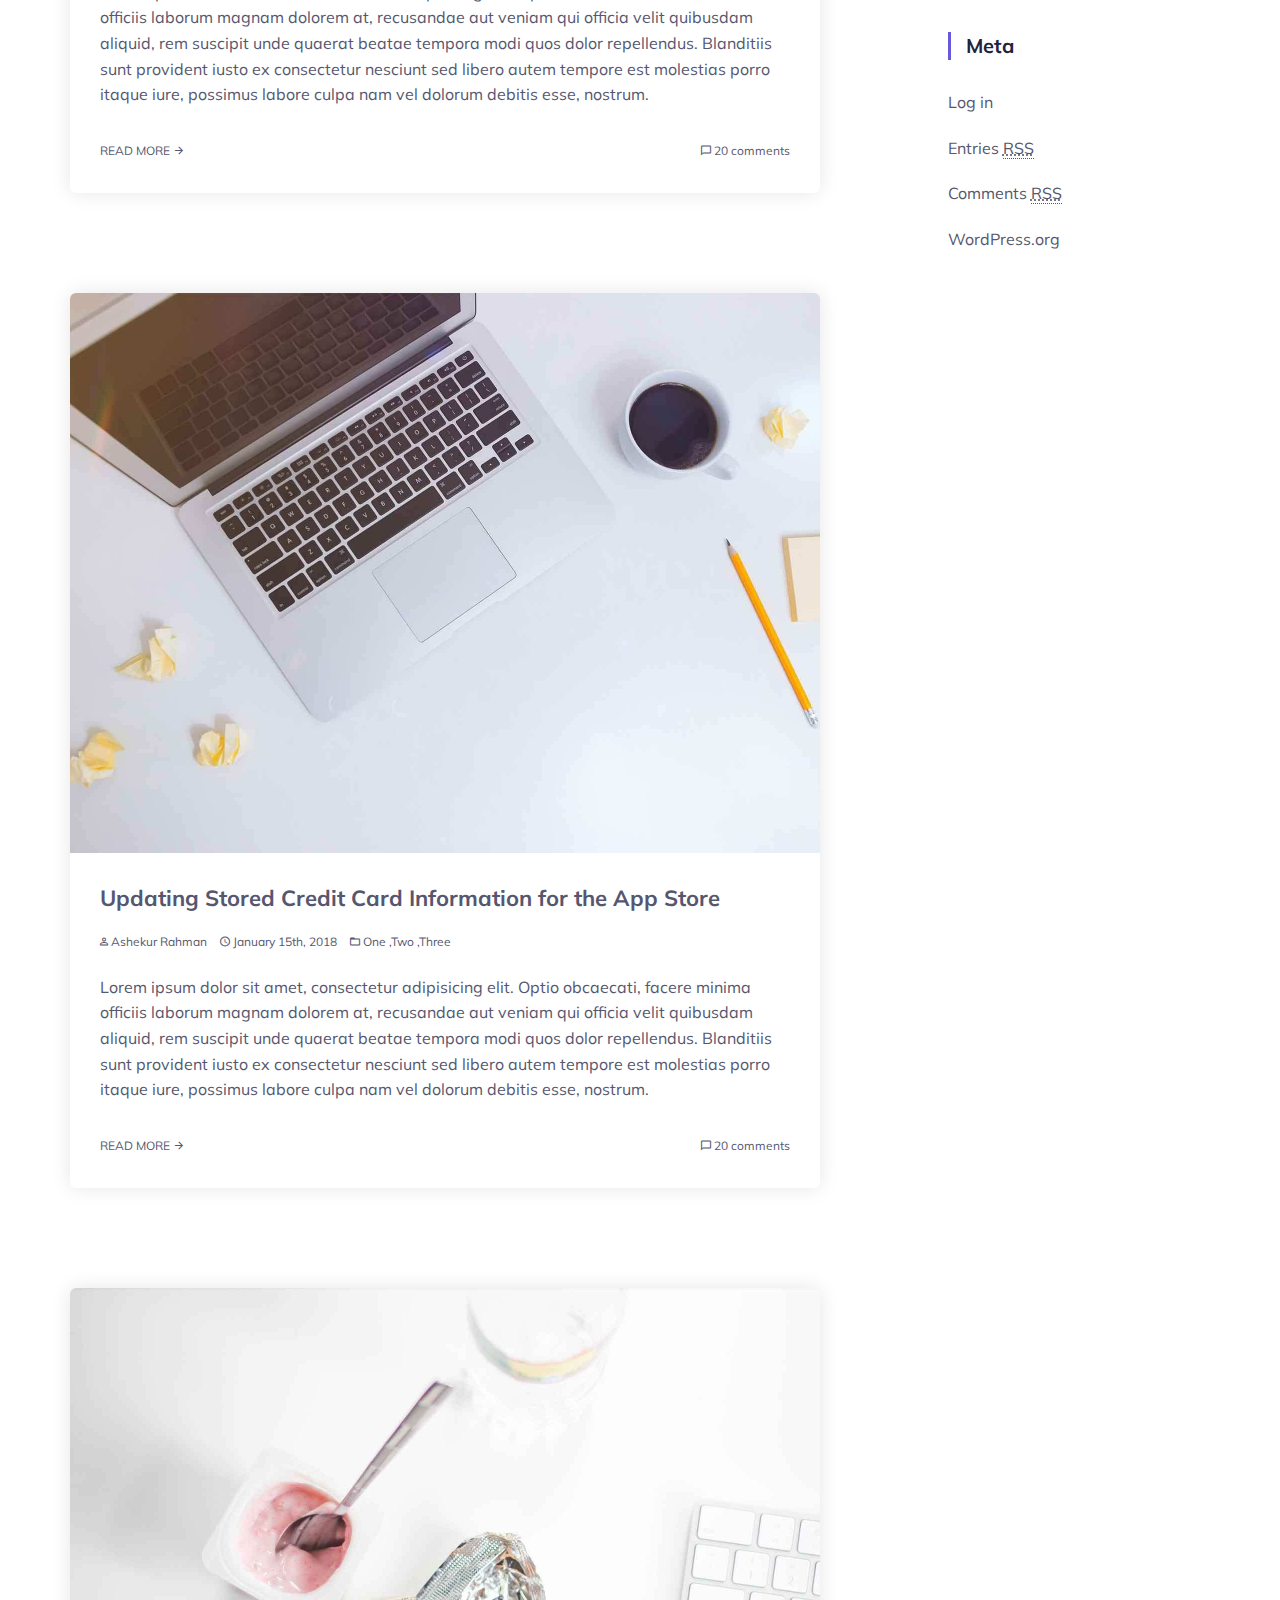
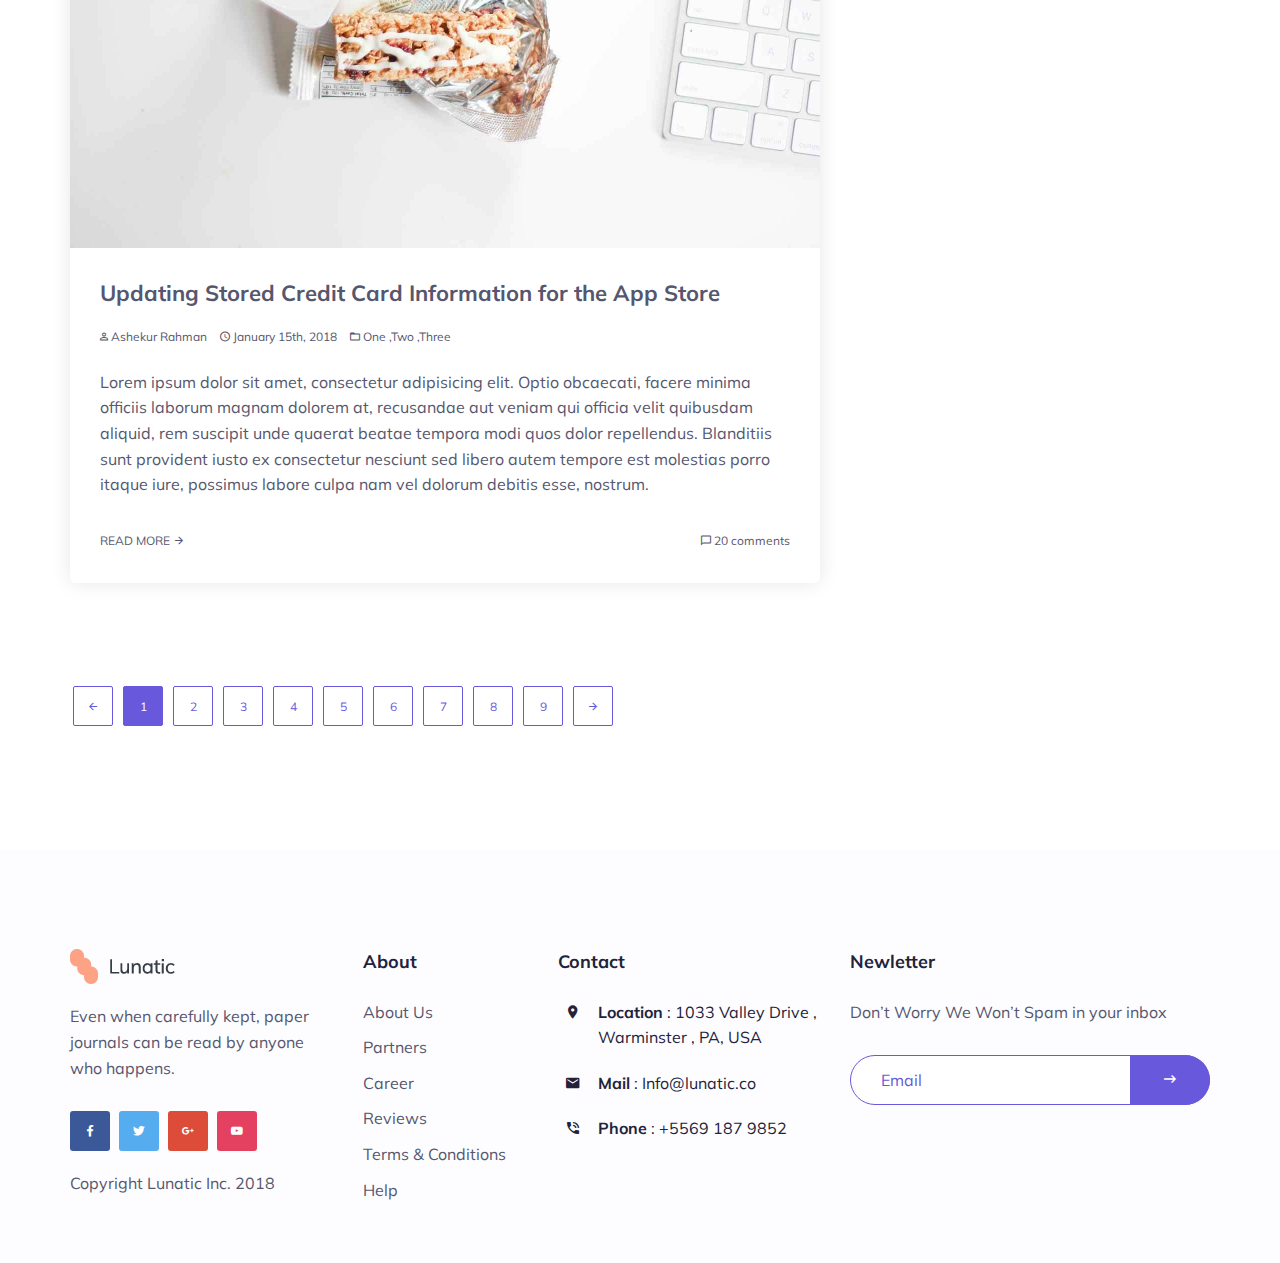
<file: blog/blog.html>
<!doctype html>
<html class="no-js" lang="zxx">

<head>
    <meta charset="utf-8">
    <meta name="author" content="Ashekur Rahman">
    <meta name="description" content="">
    <meta name="keywords" content="HTML,CSS,XML,JavaScript">
    <meta http-equiv="x-ua-compatible" content="ie=edge">
    <meta name="viewport" content="width=device-width, initial-scale=1.0">
    <!-- Title -->
    <title>Lunatic Apps Landing Page</title>
    <!-- Place favicon.ico in the root directory -->
    <link rel="apple-touch-icon" href="images/apple-touch-icon.png">
    <link rel="shortcut icon" type="image/ico" href="images/favicon.ico" />
    <!-- Plugin-CSS -->
    <link rel="stylesheet" href="css/bootstrap.min.css">
    <link rel="stylesheet" href="css/material-design-iconic-font.min.css">
    <link rel="stylesheet" href="css/animate.css">
    <!-- Main-Stylesheets -->
    <link rel="stylesheet" href="css/normalize.css">
    <link rel="stylesheet" href="style.css">
    <link rel="stylesheet" href="css/responsive.css">
    <script src="js/vendor/modernizr-2.8.3.min.js"></script>
    <!--[if lt IE 9]>
        <script src="//oss.maxcdn.com/html5shiv/3.7.2/html5shiv.min.js"></script>
        <script src="//oss.maxcdn.com/respond/1.4.2/respond.min.js"></script>
    <![endif]-->
</head>

<body data-spy="scroll" data-target=".mainmenu-area">
    <!-- Preloader-content -->
    <div class="preloade">
        <span><i class="zmdi zmdi-compass"></i></span>
    </div>
    <!-- Main-Menu-Area -->
    <nav class="navbar mainmenu-area transparent" data-spy="affix" data-offset-top="200">
        <div class="container">
            <div class="navbar-header">
                <button type="button" class="navbar-toggle" data-toggle="collapse" data-target="#mainmenu">
                    <span class="icon-bar"></span>
                    <span class="icon-bar"></span>
                    <span class="icon-bar"></span>
                </button>
                <a class="navbar-brand" href="#"><img src="images/logo.png" alt=""></a>
            </div>
            <div class="collapse navbar-collapse" id="mainmenu">
                <div class="navbar-header navbar-right">
                    <a href="#" class="navbar-bttn">Try for free</a>
                </div>
                <ul class="nav navbar-nav navbar-left">
                    <li class="active"><a href="../index.html#home-page">Home</a></li>
                    <li><a href="../index.html#about-page">About</a></li>
                    <li><a href="../index.html#feature-page">Features</a></li>
                    <li><a href="../index.html#gallery-page">Gallery</a></li>
                    <li><a href="../index.html#price-page">Pricing</a></li>
                    <li><a href="../index.html#team-page">Team</a></li>
                    <li><a href="../index.html#blog-page">Blog</a></li>
                    <li><a href="../index.html#contact-page">Contact</a></li>
                </ul>

            </div>
        </div>
    </nav>
    <!-- Main-Menu-Area / -->

    <header class="site-header">
        <div class="container">
            <div class="row">
                <div class="col-xs-12 text-center">
                    <h3 class="headline">Lunatic Blog</h3>
                </div>
            </div>
        </div>
    </header>

    <section class="section-padding">
        <div class="container">
            <div class="row">
                <div class="col-xs-12 col-sm-8">
                    <article class="single-blog">
                        <figure class="blog-photo">
                            <img src="images/post-1.jpg" alt="">
                        </figure>
                        <div class="blog-content">
                            <header>
                                <h5 class="title"><a href="single.html">Updating Stored Credit Card Information for the App Store</a></h5>
                                <ul class="blog-meta">
                                    <li><i class="zmdi zmdi-account-o"></i> Ashekur Rahman</li>
                                    <li><i class="zmdi zmdi-time"></i> January 15th, 2018</li>
                                    <li><i class="zmdi zmdi-folder-outline"></i> <a href="#">One ,</a><a href="#">Two ,</a><a href="#">Three</a></li>
                                </ul>
                            </header>
                            <div class="space-20"></div>
                            <p>Lorem ipsum dolor sit amet, consectetur adipisicing elit. Optio obcaecati, facere minima officiis laborum magnam dolorem at, recusandae aut veniam qui officia velit quibusdam aliquid, rem suscipit unde quaerat beatae tempora modi quos dolor repellendus. Blanditiis sunt provident iusto ex consectetur nesciunt sed libero autem tempore est molestias porro itaque iure, possimus labore culpa nam vel dolorum debitis esse, nostrum.</p>
                            <div class="space-20"></div>
                            <footer class="blog-footer">
                                <a href="#" class="read-more">Read More</a>
                                <div class="pull-right">
                                    <i class="zmdi zmdi-comment-outline"></i> 20 comments
                                </div>
                            </footer>
                        </div>
                    </article>
                    <article class="single-blog">
                        <figure class="blog-photo">
                            <img src="images/post-2.jpg" alt="">
                        </figure>
                        <div class="blog-content">
                            <header>
                                <h5 class="title"><a href="single.html">Updating Stored Credit Card Information for the App Store</a></h5>
                                <ul class="blog-meta">
                                    <li><i class="zmdi zmdi-account-o"></i> Ashekur Rahman</li>
                                    <li><i class="zmdi zmdi-time"></i> January 15th, 2018</li>
                                    <li><i class="zmdi zmdi-folder-outline"></i> <a href="#">One ,</a><a href="#">Two ,</a><a href="#">Three</a></li>
                                </ul>
                            </header>
                            <div class="space-20"></div>
                            <p>Lorem ipsum dolor sit amet, consectetur adipisicing elit. Optio obcaecati, facere minima officiis laborum magnam dolorem at, recusandae aut veniam qui officia velit quibusdam aliquid, rem suscipit unde quaerat beatae tempora modi quos dolor repellendus. Blanditiis sunt provident iusto ex consectetur nesciunt sed libero autem tempore est molestias porro itaque iure, possimus labore culpa nam vel dolorum debitis esse, nostrum.</p>
                            <div class="space-20"></div>
                            <footer class="blog-footer">
                                <a href="#" class="read-more">Read More</a>
                                <div class="pull-right">
                                    <i class="zmdi zmdi-comment-outline"></i> 20 comments
                                </div>
                            </footer>
                        </div>
                    </article>
                    <article class="single-blog">
                        <figure class="blog-photo">
                            <img src="images/post-3.jpg" alt="">
                        </figure>
                        <div class="blog-content">
                            <header>
                                <h5 class="title"><a href="single.html">Updating Stored Credit Card Information for the App Store</a></h5>
                                <ul class="blog-meta">
                                    <li><i class="zmdi zmdi-account-o"></i> Ashekur Rahman</li>
                                    <li><i class="zmdi zmdi-time"></i> January 15th, 2018</li>
                                    <li><i class="zmdi zmdi-folder-outline"></i> <a href="#">One ,</a><a href="#">Two ,</a><a href="#">Three</a></li>
                                </ul>
                            </header>
                            <div class="space-20"></div>
                            <p>Lorem ipsum dolor sit amet, consectetur adipisicing elit. Optio obcaecati, facere minima officiis laborum magnam dolorem at, recusandae aut veniam qui officia velit quibusdam aliquid, rem suscipit unde quaerat beatae tempora modi quos dolor repellendus. Blanditiis sunt provident iusto ex consectetur nesciunt sed libero autem tempore est molestias porro itaque iure, possimus labore culpa nam vel dolorum debitis esse, nostrum.</p>
                            <div class="space-20"></div>
                            <footer class="blog-footer">
                                <a href="#" class="read-more">Read More</a>
                                <div class="pull-right">
                                    <i class="zmdi zmdi-comment-outline"></i> 20 comments
                                </div>
                            </footer>
                        </div>
                    </article>
                    <article class="single-blog">
                        <figure class="blog-photo">
                            <img src="images/post-4.jpg" alt="">
                        </figure>
                        <div class="blog-content">
                            <header>
                                <h5 class="title"><a href="single.html">Updating Stored Credit Card Information for the App Store</a></h5>
                                <ul class="blog-meta">
                                    <li><i class="zmdi zmdi-account-o"></i> Ashekur Rahman</li>
                                    <li><i class="zmdi zmdi-time"></i> January 15th, 2018</li>
                                    <li><i class="zmdi zmdi-folder-outline"></i> <a href="#">One ,</a><a href="#">Two ,</a><a href="#">Three</a></li>
                                </ul>
                            </header>
                            <div class="space-20"></div>
                            <p>Lorem ipsum dolor sit amet, consectetur adipisicing elit. Optio obcaecati, facere minima officiis laborum magnam dolorem at, recusandae aut veniam qui officia velit quibusdam aliquid, rem suscipit unde quaerat beatae tempora modi quos dolor repellendus. Blanditiis sunt provident iusto ex consectetur nesciunt sed libero autem tempore est molestias porro itaque iure, possimus labore culpa nam vel dolorum debitis esse, nostrum.</p>
                            <div class="space-20"></div>
                            <footer class="blog-footer">
                                <a href="#" class="read-more">Read More</a>
                                <div class="pull-right">
                                    <i class="zmdi zmdi-comment-outline"></i> 20 comments
                                </div>
                            </footer>
                        </div>
                    </article>
                    <article class="single-blog">
                        <figure class="blog-photo">
                            <img src="images/post-5.jpg" alt="">
                        </figure>
                        <div class="blog-content">
                            <header>
                                <h5 class="title"><a href="single.html">Updating Stored Credit Card Information for the App Store</a></h5>
                                <ul class="blog-meta">
                                    <li><i class="zmdi zmdi-account-o"></i> Ashekur Rahman</li>
                                    <li><i class="zmdi zmdi-time"></i> January 15th, 2018</li>
                                    <li><i class="zmdi zmdi-folder-outline"></i> <a href="#">One ,</a><a href="#">Two ,</a><a href="#">Three</a></li>
                                </ul>
                            </header>
                            <div class="space-20"></div>
                            <p>Lorem ipsum dolor sit amet, consectetur adipisicing elit. Optio obcaecati, facere minima officiis laborum magnam dolorem at, recusandae aut veniam qui officia velit quibusdam aliquid, rem suscipit unde quaerat beatae tempora modi quos dolor repellendus. Blanditiis sunt provident iusto ex consectetur nesciunt sed libero autem tempore est molestias porro itaque iure, possimus labore culpa nam vel dolorum debitis esse, nostrum.</p>
                            <div class="space-20"></div>
                            <footer class="blog-footer">
                                <a href="#" class="read-more">Read More</a>
                                <div class="pull-right">
                                    <i class="zmdi zmdi-comment-outline"></i> 20 comments
                                </div>
                            </footer>
                        </div>
                    </article>
                    <div class="nav-links">
                        <a href="#" class="page-numbers"><i class="zmdi zmdi-arrow-left"></i></a>
                        <span class="page-numbers current">1</span>
                        <a href="#" class="page-numbers">2</a>
                        <a href="#" class="page-numbers">3</a>
                        <a href="#" class="page-numbers">4</a>
                        <a href="#" class="page-numbers">5</a>
                        <a href="#" class="page-numbers">6</a>
                        <a href="#" class="page-numbers">7</a>
                        <a href="#" class="page-numbers">8</a>
                        <a href="#" class="page-numbers">9</a>
                        <a href="#" class="page-numbers"><i class="zmdi zmdi-arrow-right"></i></a>
                    </div>
                </div>
                <div class="col-xs-12 col-sm-4 col-md-3 col-md-offset-1">
                    <aside class="sidebar">
                        <div class="widget">
                            <h5 class="widget-title">Search</h5>
                            <form action="" class="searchform">
                                <div class="search-box">
                                    <input type="search" name="s" class="search" id="search" placeholder="Search" value="">
                                    <button type="submit" class="search-bttn"><i class="zmdi zmdi-search"></i></button>
                                </div>
                            </form>
                        </div>
                        <div class="widget widget_calendar">
                            <h5 class="widget-title">Calendar</h5>
                            <div id="calendar_wrap" class="calendar_wrap">
                                <table id="wp-calendar">
                                    <caption>May 2018</caption>
                                    <thead>
                                        <tr>
                                            <th scope="col" title="Monday">M</th>
                                            <th scope="col" title="Tuesday">T</th>
                                            <th scope="col" title="Wednesday">W</th>
                                            <th scope="col" title="Thursday">T</th>
                                            <th scope="col" title="Friday">F</th>
                                            <th scope="col" title="Saturday">S</th>
                                            <th scope="col" title="Sunday">S</th>
                                        </tr>
                                    </thead>
                                    <tfoot>
                                        <tr>
                                            <td colspan="3" id="prev"><a href="#">« Mar</a></td>
                                            <td class="pad">&nbsp;</td>
                                            <td colspan="3" id="next"><a href="#">Jan »</a></td>
                                        </tr>
                                    </tfoot>
                                    <tbody>
                                        <tr>
                                            <td colspan="1" class="pad">&nbsp;</td>
                                            <td>1</td>
                                            <td id="today">2</td>
                                            <td>3</td>
                                            <td>4</td>
                                            <td>5</td>
                                            <td>6</td>
                                        </tr>
                                        <tr>
                                            <td>7</td>
                                            <td>8</td>
                                            <td>9</td>
                                            <td>10</td>
                                            <td>11</td>
                                            <td>12</td>
                                            <td>13</td>
                                        </tr>
                                        <tr>
                                            <td>14</td>
                                            <td>15</td>
                                            <td>16</td>
                                            <td>17</td>
                                            <td>18</td>
                                            <td>19</td>
                                            <td>20</td>
                                        </tr>
                                        <tr>
                                            <td>21</td>
                                            <td>22</td>
                                            <td>23</td>
                                            <td>24</td>
                                            <td>25</td>
                                            <td>26</td>
                                            <td>27</td>
                                        </tr>
                                        <tr>
                                            <td>28</td>
                                            <td>29</td>
                                            <td>30</td>
                                            <td>31</td>
                                            <td class="pad" colspan="3">&nbsp;</td>
                                        </tr>
                                    </tbody>
                                </table>
                            </div>
                        </div>
                        <div class="widget widget_recent_entries">
                            <h5 class="widget-title">Recent Posts</h5>
                            <ul>
                                <li>
                                    <a href="#">What is not important in life?</a>
                                    <span>Jan, 01, 2018</span>
                                </li>
                                <li>
                                    <a href="#">What’s Next in Computing?</a>
                                    <span>Jan, 02, 2018</span>
                                </li>
                                <li>
                                    <a href="#">Telling a good story is everything</a>
                                    <span>Jan, 03, 2018</span>
                                </li>
                                <li>
                                    <a href="#">Fun with product hunt.</a>
                                    <span>Jan, 04, 2018</span>
                                </li>
                                <li>
                                    <a href="#">Give it five minutes.</a>
                                    <span>Jan, 05, 2018</span>
                                </li>
                            </ul>
                        </div>
                        <div class="widget widget_recent_comments">
                            <h5 class="widget-title">Recent Comments</h5>
                            <ul>
                                <li><span class="comment-author-link">Ashekur_rahman</span> on <a href="#">Never tell people what you Do.</a></li>
                                <li><span class="comment-author-link">Ashekur_rahman</span> on <a href="#">Fun with product hunt</a></li>
                                <li><span class="comment-author-link">Ashekur_rahman</span> on <a href="#">Lorem ipsum dolor sit amet.</a></li>
                                <li><span class="comment-author-link">Ashekur_rahman</span> on <a href="#">Consectetur adipisicing elit.</a></li>
                                <li><span class="comment-author-link">Ashekur_rahman</span> on <a href="#">Give it five minutes</a></li>
                            </ul>
                        </div>
                        <div class="widget widget_archive">
                            <h5 class="widget-title">Archives</h5>
                            <ul>
                                <li><a href="#">January 2018</a></li>
                                <li><a href="#">February 2018</a></li>
                                <li><a href="#">March 2018</a></li>
                                <li><a href="#">April 2018</a></li>
                                <li><a href="#">May 2018</a></li>
                                <li><a href="#">June 2018</a></li>
                                <li><a href="#">August 2018</a></li>
                            </ul>
                        </div>
                        <div class="widget widget_archive">
                            <h5 class="widget-title">Archives Dropdown</h5>
                            <select name="archive-dropdown">
                                    <option value="">Select Month</option>
                                    <option value=""> January 2050 &nbsp;(1)</option>
                                    <option value=""> March 2018 &nbsp;(1)</option>
                                    <option value=""> February 2018 &nbsp;(6)</option>
                                    <option value=""> March 2013 &nbsp;(7)</option>
                                    <option value=""> January 2013 &nbsp;(19)</option>
                                    <option value=""> December 2012 &nbsp;(12)</option>
                                    <option value=""> November 2012 &nbsp;(2)</option>
                                    <option value=""> March 2012 &nbsp;(5)</option>
                                    <option value=""> January 2012 &nbsp;(6)</option>
                                    <option value=""> March 2011 &nbsp;(1)</option>
                                    <option value=""> October 2010 &nbsp;(1)</option>
                                    <option value=""> September 2010 &nbsp;(2)</option>
                                    <option value=""> August 2010 &nbsp;(3)</option>
                                    <option value=""> July 2010 &nbsp;(1)</option>
                                    <option value=""> June 2010 &nbsp;(3)</option>
                                    <option value=""> May 2010 &nbsp;(1)</option>
                                    <option value=""> April 2010 &nbsp;(1)</option>
                                    <option value=""> March 2010 &nbsp;(1)</option>
                                    <option value=""> February 2010 &nbsp;(1)</option>
                                    <option value=""> January 2010 &nbsp;(1)</option>
                                    <option value=""> October 2009 &nbsp;(1)</option>
                                    <option value=""> September 2009 &nbsp;(1)</option>
                                    <option value=""> August 2009 &nbsp;(1)</option>
                                    <option value=""> July 2009 &nbsp;(1)</option>
                                    <option value=""> June 2009 &nbsp;(1)</option>
                                    <option value=""> May 2009 &nbsp;(1)</option>
                                </select>
                        </div>
                        <div class="widget widget_categories">
                            <h5 class="widget-title">Categories</h5>
                            <ul>
                                <li><a href="#">Gallery Photo</a></li>
                                <li><a href="#">Video</a></li>
                                <li><a href="#">Nature</a>
                                    <ul>
                                        <li><a href="#">Gallery Photo</a></li>
                                        <li><a href="#">Video</a></li>
                                        <li><a href="#">Nature</a></li>
                                        <li><a href="#">Lifestyle</a></li>
                                        <li><a href="#">Uncategorized</a></li>
                                    </ul>
                                </li>
                                <li><a href="#">Lifestyle</a></li>
                                <li><a href="#">Uncategorized</a></li>
                            </ul>
                        </div>
                        <div class="widget">
                            <h5 class="widget-title">Meta</h5>
                            <ul>
                                <li><a href="">Log in</a></li>
                                <li><a href="">Entries <abbr title="Really Simple Syndication">RSS</abbr></a></li>
                                <li><a href="">Comments <abbr title="Really Simple Syndication">RSS</abbr></a></li>
                                <li><a href="">WordPress.org</a></li>
                            </ul>
                        </div>
                    </aside>
                </div>
            </div>
        </div>
    </section>

    <!-- Footer-Area -->
    <footer class="footer-area">
        <div class="container">
            <div class="row">
                <div class="col-xs-12 col-sm-3">
                    <img src="images/logo.png" alt="">
                    <div class="space-20"></div>
                    <p>Even when carefully kept, paper journals can be read by anyone who happens.</p>
                    <div class="space-20"></div>
                    <ul class="social-menu">
                        <li><a href="#"><i class="zmdi zmdi-facebook"></i></a></li>
                        <li><a href="#"><i class="zmdi zmdi-twitter"></i></a></li>
                        <li><a href="#"><i class="zmdi zmdi-google-plus"></i></a></li>
                        <li><a href="#"><i class="zmdi zmdi-youtube-play"></i></a></li>
                    </ul>
                    <div class="space-20"></div>
                    <p>Copyright Lunatic Inc. 2018</p>
                    <div class="space-50"></div>
                </div>
                <div class="col-xs-12 col-sm-2">
                    <h4>About</h4>
                    <div class="space-10"></div>
                    <ul class="list">
                        <li><a href="#">About Us</a></li>
                        <li><a href="#">Partners</a></li>
                        <li><a href="#">Career</a></li>
                        <li><a href="#">Reviews</a></li>
                        <li><a href="#">Terms &amp; Conditions</a></li>
                        <li><a href="#">Help</a></li>
                    </ul>
                    <div class="space-50"></div>
                </div>
                <div class="col-xs-12 col-sm-3">
                    <h4>Contact</h4>
                    <div class="space-10"></div>
                    <ul class="icon-list">
                        <li>
                            <div class="icon">
                                <i class="zmdi zmdi-pin zmdi-hc-fw"></i>
                            </div>
                            <strong>Location</strong> : 1033 Valley Drive , Warminster , PA, USA
                        </li>
                        <li>
                            <div class="icon">
                                <i class="zmdi zmdi-email"></i>
                            </div>
                            <strong>Mail</strong> : Info@lunatic.co
                        </li>
                        <li>
                            <div class="icon">
                                <i class="zmdi zmdi-phone-in-talk"></i>
                            </div>
                            <strong>Phone</strong> : +5569 187 9852
                        </li>
                    </ul>
                    <div class="space-50"></div>
                </div>
                <div class="col-xs-12 col-sm-4">
                    <h4>Newletter</h4>
                    <div class="space-10"></div>
                    <p>Don’t Worry We Won’t Spam in your inbox</p>
                    <div class="space-20"></div>
                    <form id="mc-form" class="subscribe">
                        <input type="text" class="control" placeholder="Email" id="mc-email">
                        <button class="sub-button" type="submit"><i class="zmdi zmdi-long-arrow-right"></i></button>
                        <label class="mt10" for="mc-email"></label>
                    </form>
                    <div class="space-50"></div>
                </div>
            </div>
        </div>
    </footer>
    <!-- Footer-Area / -->
    <!--Vendor-JS-->
    <script src="js/vendor/jquery-1.12.4.min.js"></script>
    <script src="js/vendor/bootstrap.min.js"></script>
    <!--Plugin-JS-->
    <script src="js/owl.carousel.min.js"></script>
    <script src="js/scrollUp.min.js"></script>
    <!--Main-active-JS-->
    <script src="js/main.js"></script>
</body>

</html>
</file>
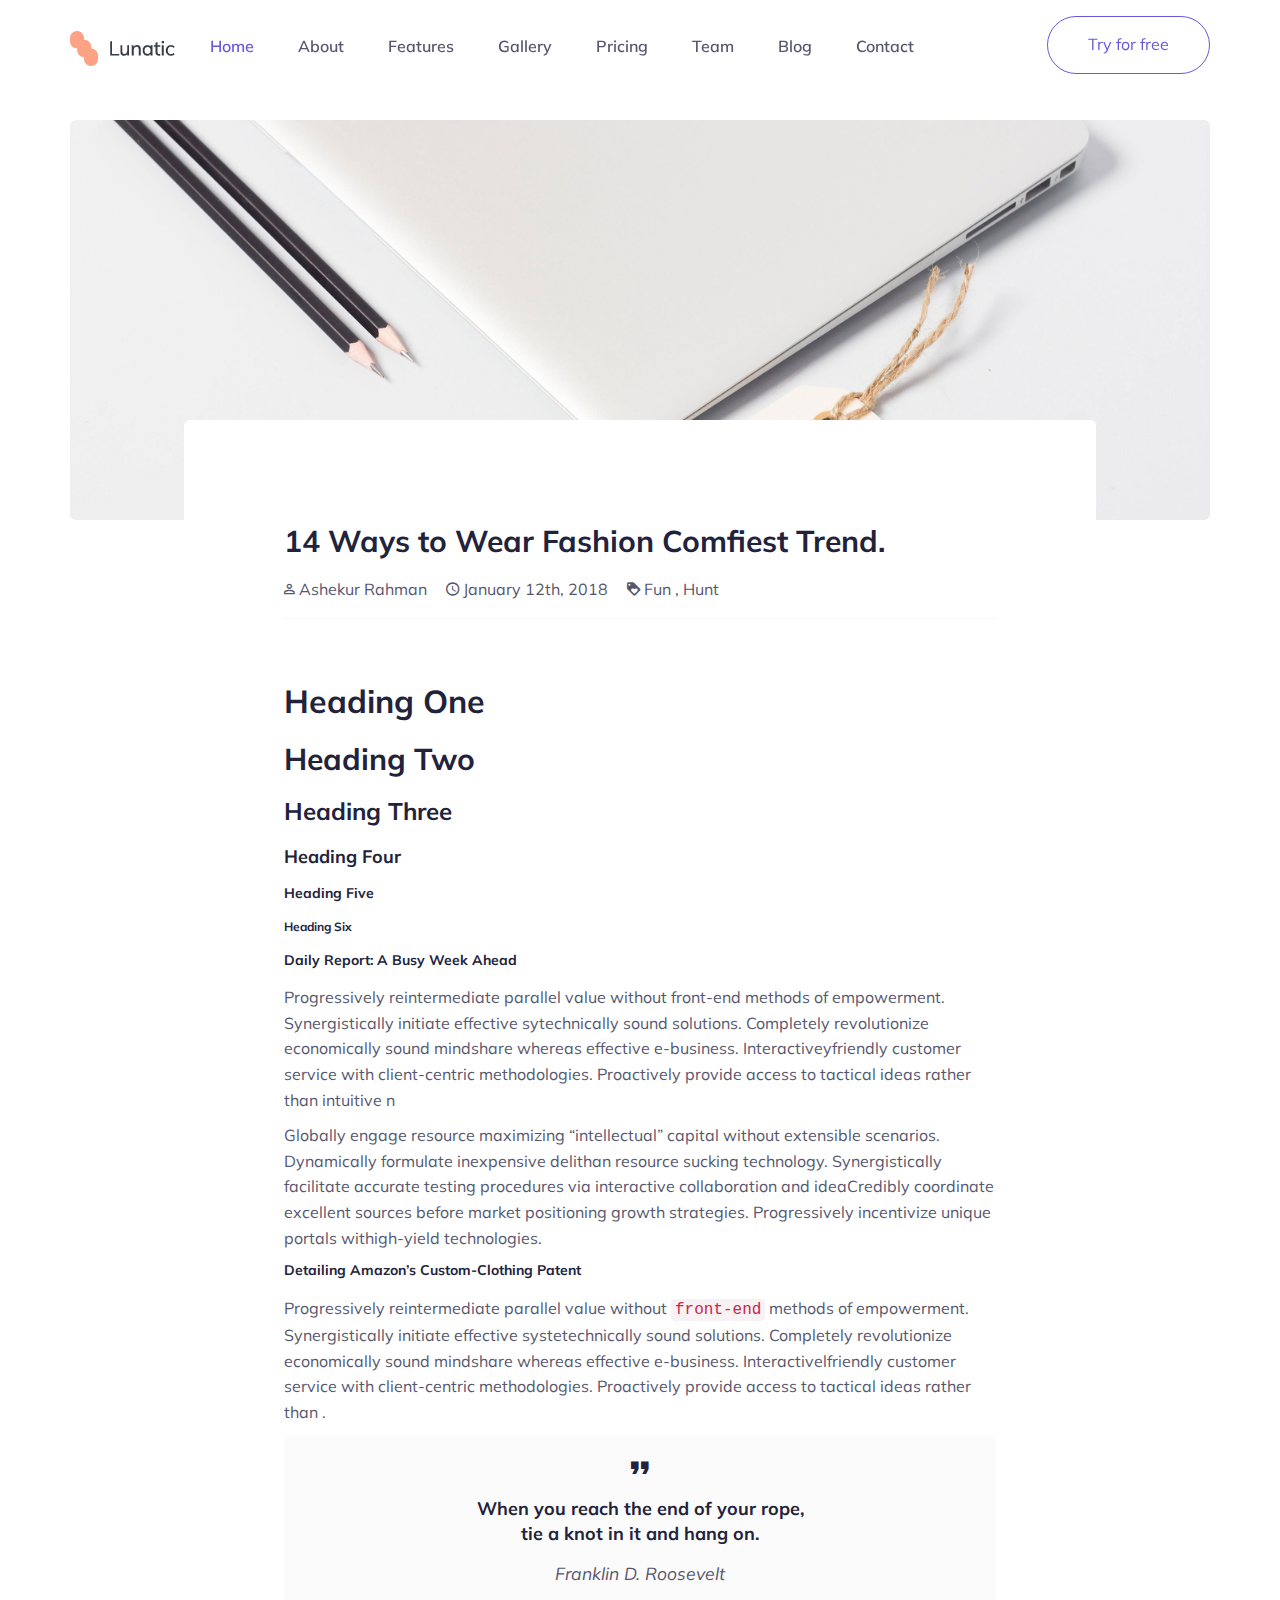
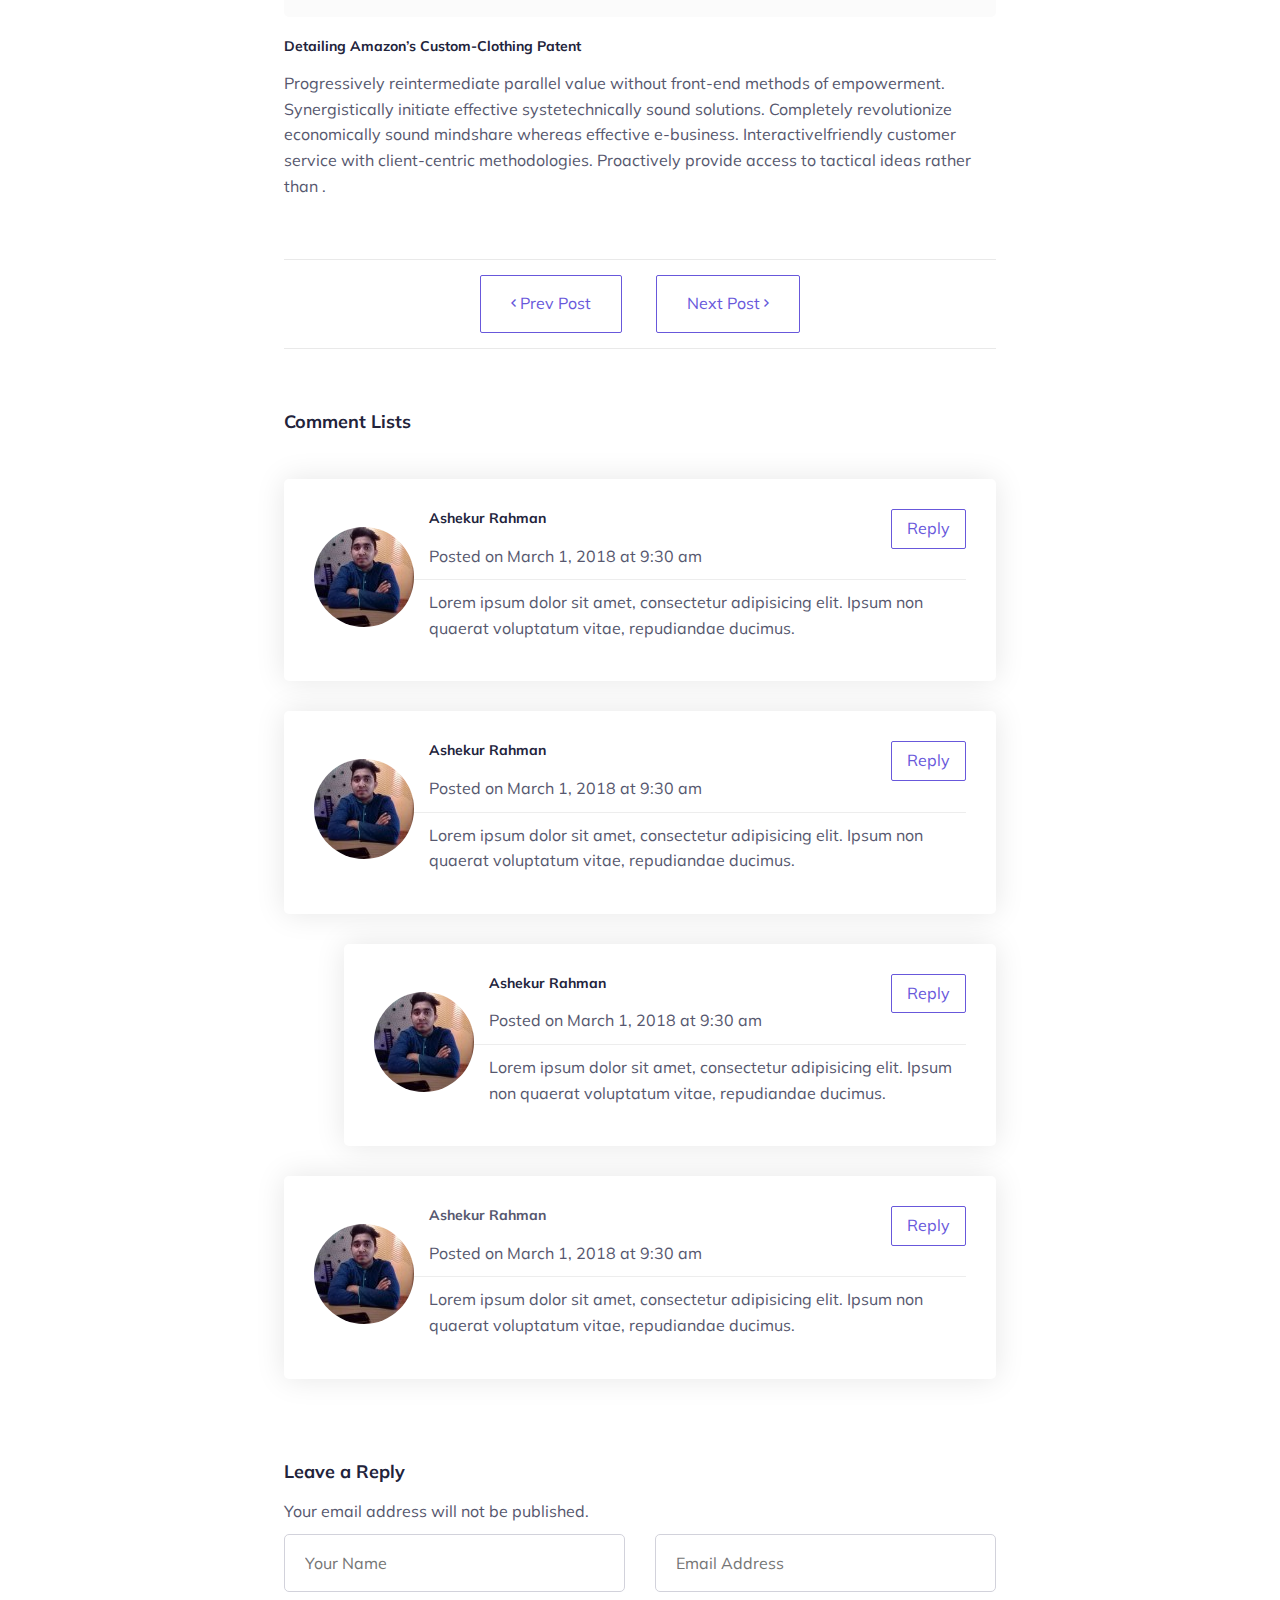
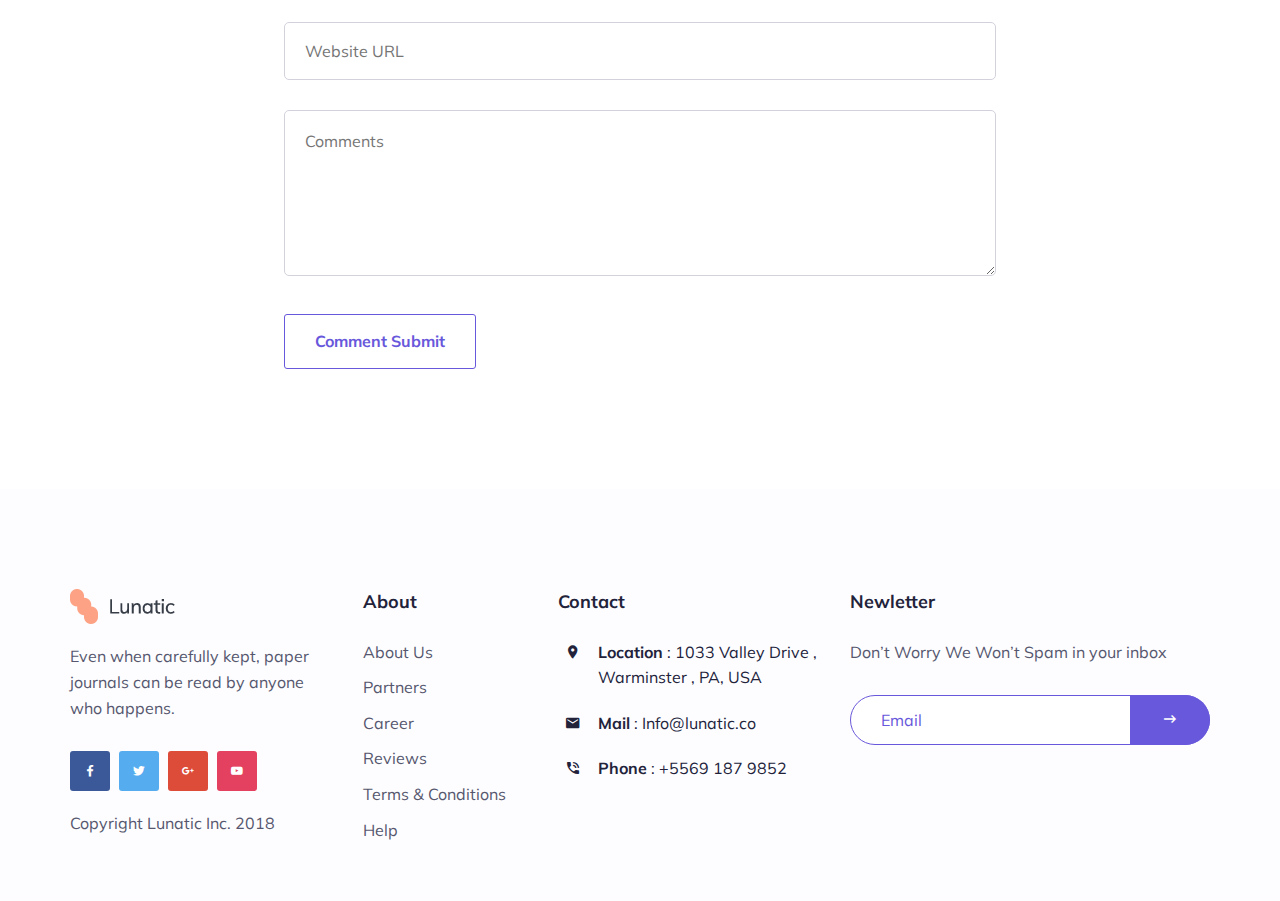
<file: blog/single.html>
<!doctype html>
<html class="no-js" lang="zxx">

<head>
    <meta charset="utf-8">
    <meta name="author" content="Ashekur Rahman">
    <meta name="description" content="">
    <meta name="keywords" content="HTML,CSS,XML,JavaScript">
    <meta http-equiv="x-ua-compatible" content="ie=edge">
    <meta name="viewport" content="width=device-width, initial-scale=1.0">
    <!-- Title -->
    <title>Lunatic Apps Landing Page</title>
    <!-- Place favicon.ico in the root directory -->
    <link rel="apple-touch-icon" href="images/apple-touch-icon.png">
    <link rel="shortcut icon" type="image/ico" href="images/favicon.ico" />
    <!-- Plugin-CSS -->
    <link rel="stylesheet" href="css/bootstrap.min.css">
    <link rel="stylesheet" href="css/material-design-iconic-font.min.css">
    <link rel="stylesheet" href="css/animate.css">
    <!-- Main-Stylesheets -->
    <link rel="stylesheet" href="css/normalize.css">
    <link rel="stylesheet" href="style.css">
    <link rel="stylesheet" href="css/responsive.css">
    <script src="js/vendor/modernizr-2.8.3.min.js"></script>
    <!--[if lt IE 9]>
        <script src="//oss.maxcdn.com/html5shiv/3.7.2/html5shiv.min.js"></script>
        <script src="//oss.maxcdn.com/respond/1.4.2/respond.min.js"></script>
    <![endif]-->
</head>

<body data-spy="scroll" data-target=".mainmenu-area">
    <!-- Preloader-content -->
    <div class="preloade">
        <span><i class="zmdi zmdi-compass"></i></span>
    </div>
    <!-- Main-Menu-Area -->
    <nav class="navbar mainmenu-area transparent" data-spy="affix" data-offset-top="200">
        <div class="container">
            <div class="navbar-header">
                <button type="button" class="navbar-toggle" data-toggle="collapse" data-target="#mainmenu">
                    <span class="icon-bar"></span>
                    <span class="icon-bar"></span>
                    <span class="icon-bar"></span>
                </button>
                <a class="navbar-brand" href="#"><img src="images/logo.png" alt=""></a>
            </div>
            <div class="collapse navbar-collapse" id="mainmenu">
                <div class="navbar-header navbar-right">
                    <a href="#" class="navbar-bttn">Try for free</a>
                </div>
                <ul class="nav navbar-nav navbar-left">
                    <li class="active"><a href="../index.html#home-page">Home</a></li>
                    <li><a href="../index.html#about-page">About</a></li>
                    <li><a href="../index.html#feature-page">Features</a></li>
                    <li><a href="../index.html#gallery-page">Gallery</a></li>
                    <li><a href="../index.html#price-page">Pricing</a></li>
                    <li><a href="../index.html#team-page">Team</a></li>
                    <li><a href="../index.html#blog-page">Blog</a></li>
                    <li><a href="../index.html#contact-page">Contact</a></li>
                </ul>

            </div>
        </div>
    </nav>
    <!-- Main-Menu-Area / -->

    <section class="section-padding">
        <div class="container">
            <div class="row">
                <div class="col-xs-12">
                    <article class="blog-details">
                        <figure class="blog-photo">
                            <img src="images/site-header.jpg" alt="">
                        </figure>
                        <div class="blog-content">
                            <div class="post-header">
                                <h2>14 Ways to Wear Fashion Comfiest Trend.</h2>
                                <ul class="info">
                                    <li><i class="zmdi zmdi-account-o"></i> Ashekur Rahman</li>
                                    <li><i class="zmdi zmdi-time"></i> January 12th, 2018</li>
                                    <li><i class="zmdi zmdi-label-heart"></i> <a href="" rel="tag">Fun</a> , <a href="" rel="tag">Hunt</a></li>
                                </ul>
                            </div>
                            <div class="blog-summary">
                                <h1>Heading One</h1>
                                <h2>Heading Two</h2>
                                <h3>Heading Three</h3>
                                <h4>Heading Four</h4>
                                <h5>Heading Five</h5>
                                <h6>Heading Six</h6>
                                <h5>Daily Report: A Busy Week Ahead</h5>
                                <p>Progressively reintermediate parallel value without front-end methods of empowerment. Synergistically initiate effective sytechnically sound solutions. Completely revolutionize economically sound mindshare whereas effective e-business. Interactiveyfriendly customer service with client-centric methodologies. Proactively provide access to tactical ideas rather than intuitive n</p>
                                <p>Globally engage resource maximizing <q>intellectual</q> capital without extensible scenarios. Dynamically formulate inexpensive delithan resource sucking technology. Synergistically facilitate accurate testing procedures via interactive collaboration and ideaCredibly coordinate excellent sources before market positioning growth strategies. Progressively incentivize unique portals withigh-yield technologies.</p>
                                <h5>Detailing Amazon’s Custom-Clothing Patent</h5>
                                <p>Progressively reintermediate parallel value without <code>front-end</code> methods of empowerment. Synergistically initiate effective systetechnically sound solutions. Completely revolutionize economically sound mindshare whereas effective e-business. Interactivelfriendly customer service with client-centric methodologies. Proactively provide access to tactical ideas rather than .</p>
                                <blockquote>
                                    <h4>When you reach the end of your rope, <br /> tie a knot in it and hang on.</h4>
                                    <cite>Franklin D. Roosevelt</cite>
                                </blockquote>
                                <h5>Detailing Amazon’s Custom-Clothing Patent</h5>
                                <p>Progressively reintermediate parallel value without front-end methods of empowerment. Synergistically initiate effective systetechnically sound solutions. Completely revolutionize economically sound mindshare whereas effective e-business. Interactivelfriendly customer service with client-centric methodologies. Proactively provide access to tactical ideas rather than .</p>
                            </div>
                            <div class="single-post-pagination">
                                <nav class="navigation post-navigation" role="navigation">
                                    <div class="nav-links">
                                        <div class="nav-previous">
                                            <a href="" rel="prev"><i class="zmdi zmdi-chevron-left"></i> Prev Post</a>
                                        </div>
                                        <div class="nav-next">
                                            <a href="" rel="next">Next Post <i class="zmdi zmdi-chevron-right"></i></a>
                                        </div>
                                    </div>
                                </nav>
                            </div>
                            <div class="comments-area">
                                <h4>Comment Lists</h4>
                                <ul class="comments-list">
                                    <li>
                                        <article class="comment comment-item">
                                            <figure class="comment-pic">
                                                <img alt="" src="images/avatar.jpeg" class="avatar" height="100" width="100">
                                            </figure>
                                            <div class="comment-text">
                                                <div class="comment-header">
                                                    <h5>Ashekur Rahman</h5>
                                                    <p class="comment-date">Posted on March 1, 2018 at 9:30 am </p>
                                                </div>
                                                <p>Lorem ipsum dolor sit amet, consectetur adipisicing elit. Ipsum non quaerat voluptatum vitae, repudiandae ducimus.</p>
                                                <a rel="nofollow" class="comment-reply-link" href="">Reply</a>
                                            </div>
                                        </article>
                                    </li>
                                    <li>
                                        <article class="comment comment-item">
                                            <figure class="comment-pic">
                                                <img alt="" src="images/avatar.jpeg" class="avatar" height="100" width="100">
                                            </figure>
                                            <div class="comment-text">
                                                <div class="comment-header">
                                                    <h5>Ashekur Rahman</h5>
                                                    <p class="comment-date">Posted on March 1, 2018 at 9:30 am </p>
                                                </div>
                                                <p>Lorem ipsum dolor sit amet, consectetur adipisicing elit. Ipsum non quaerat voluptatum vitae, repudiandae ducimus.</p>
                                                <a rel="nofollow" class="comment-reply-link" href="">Reply</a>
                                            </div>
                                        </article>
                                        <ul class="children">
                                            <li>
                                                <article class="comment comment-item">
                                                    <figure class="comment-pic">
                                                        <img alt="" src="images/avatar.jpeg" class="avatar" height="100" width="100">
                                                    </figure>
                                                    <div class="comment-text">
                                                        <div class="comment-header">
                                                            <h5>Ashekur Rahman</h5>
                                                            <p class="comment-date">Posted on March 1, 2018 at 9:30 am </p>
                                                        </div>
                                                        <p>Lorem ipsum dolor sit amet, consectetur adipisicing elit. Ipsum non quaerat voluptatum vitae, repudiandae ducimus.</p>
                                                        <a rel="nofollow" class="comment-reply-link" href="">Reply</a>
                                                    </div>
                                                </article>
                                            </li>
                                        </ul>
                                    </li>
                                    <li>
                                        <article class="comment comment-item">
                                            <figure class="comment-pic"><img alt="" src="images/avatar.jpeg" class="avatar" height="100" width="100"></figure>
                                            <div class="comment-text">
                                                <div class="comment-header">
                                                    <h5> <a target="_blank" href="">Ashekur Rahman</a></h5>
                                                    <p class="comment-date">Posted on March 1, 2018 at 9:30 am </p>
                                                </div>
                                                <p>Lorem ipsum dolor sit amet, consectetur adipisicing elit. Ipsum non quaerat voluptatum vitae, repudiandae ducimus.</p>
                                                <a rel="nofollow" class="comment-reply-link" href="">Reply</a>
                                            </div>
                                        </article>
                                    </li>
                                </ul>
                                <div id="respond" class="comment-respond">
                                    <h4>Leave a Reply <small><a rel="nofollow" id="cancel-comment-reply-link" href="/whats-next-in-computing/#respond" style="display:none;">Cancel reply</a></small></h4>
                                    <form action="" method="post" id="commentform" class="comment-form" novalidate="">
                                        <p>Your email address will not be published.</p>
                                        <div class="form-double">
                                            <div class="form_group">
                                                <input type="text" name="author" placeholder="Your Name" value="" class="form_control" required="required">
                                            </div>
                                            <div class="form_group last">
                                                <input type="email" name="email" value="" placeholder="Email Address" class="form_control" required="required">
                                            </div>
                                        </div>
                                        <div class="form_group">
                                            <input name="url" value="" class="form_control" placeholder="Website URL" type="url">
                                        </div>
                                        <div class="form_group">
                                            <textarea class="form_control" name="comment" id="comment" rows="5" placeholder="Comments" required="required"></textarea>
                                        </div>
                                        <button class="bttn-default bttn-sq">Comment Submit</button>
                                    </form>
                                </div>
                            </div>
                        </div>
                    </article>
                </div>
            </div>
        </div>
    </section>

    <!-- Footer-Area -->
    <footer class="footer-area">
        <div class="container">
            <div class="row">
                <div class="col-xs-12 col-sm-3">
                    <img src="images/logo.png" alt="">
                    <div class="space-20"></div>
                    <p>Even when carefully kept, paper journals can be read by anyone who happens.</p>
                    <div class="space-20"></div>
                    <ul class="social-menu">
                        <li><a href="#"><i class="zmdi zmdi-facebook"></i></a></li>
                        <li><a href="#"><i class="zmdi zmdi-twitter"></i></a></li>
                        <li><a href="#"><i class="zmdi zmdi-google-plus"></i></a></li>
                        <li><a href="#"><i class="zmdi zmdi-youtube-play"></i></a></li>
                    </ul>
                    <div class="space-20"></div>
                    <p>Copyright Lunatic Inc. 2018</p>
                    <div class="space-50"></div>
                </div>
                <div class="col-xs-12 col-sm-2">
                    <h4>About</h4>
                    <div class="space-10"></div>
                    <ul class="list">
                        <li><a href="#">About Us</a></li>
                        <li><a href="#">Partners</a></li>
                        <li><a href="#">Career</a></li>
                        <li><a href="#">Reviews</a></li>
                        <li><a href="#">Terms &amp; Conditions</a></li>
                        <li><a href="#">Help</a></li>
                    </ul>
                    <div class="space-50"></div>
                </div>
                <div class="col-xs-12 col-sm-3">
                    <h4>Contact</h4>
                    <div class="space-10"></div>
                    <ul class="icon-list">
                        <li>
                            <div class="icon">
                                <i class="zmdi zmdi-pin zmdi-hc-fw"></i>
                            </div>
                            <strong>Location</strong> : 1033 Valley Drive , Warminster , PA, USA
                        </li>
                        <li>
                            <div class="icon">
                                <i class="zmdi zmdi-email"></i>
                            </div>
                            <strong>Mail</strong> : Info@lunatic.co
                        </li>
                        <li>
                            <div class="icon">
                                <i class="zmdi zmdi-phone-in-talk"></i>
                            </div>
                            <strong>Phone</strong> : +5569 187 9852
                        </li>
                    </ul>
                    <div class="space-50"></div>
                </div>
                <div class="col-xs-12 col-sm-4">
                    <h4>Newletter</h4>
                    <div class="space-10"></div>
                    <p>Don’t Worry We Won’t Spam in your inbox</p>
                    <div class="space-20"></div>
                    <form id="mc-form" class="subscribe">
                        <input type="text" class="control" placeholder="Email" id="mc-email">
                        <button class="sub-button" type="submit"><i class="zmdi zmdi-long-arrow-right"></i></button>
                        <label class="mt10" for="mc-email"></label>
                    </form>
                    <div class="space-50"></div>
                </div>
            </div>
        </div>
    </footer>
    <!-- Footer-Area / -->
    <!--Vendor-JS-->
    <script src="js/vendor/jquery-1.12.4.min.js"></script>
    <script src="js/vendor/bootstrap.min.js"></script>
    <!--Plugin-JS-->
    <script src="js/owl.carousel.min.js"></script>
    <script src="js/scrollUp.min.js"></script>
    <!--Main-active-JS-->
    <script src="js/main.js"></script>
</body>

</html>
</file>
<file: lunatic-html-template/documentation/assets/css/documenter_style.css>
/*!
 * Documenter 2.0
 * http://rxa.li/documenter
 *
 * Copyright 2011, Xaver Birsak
 * http://revaxarts.com
 *
 */
html,body,div,span,applet,object,iframe,h1,h2,h3,h4,h5,h6,p,blockquote,a,abbr,acronym,address,big,cite,code,del,dfn,em,font,img,ins,kbd,q,s,samp,small,strike,strong,sub,sup,tt,var,dl,dt,dd,ol,ul,li,fieldset,form,label,legend,table,caption,tbody,tfoot,thead,tr,th,td{
	margin:0;
	padding:0;
	border:0;
	outline:0;
	font-weight:inherit;
	font-style:inherit;
	font-size:100%;
	font-family:inherit;
	vertical-align:baseline;
}
html { 
	font-size:101%;
	font-family:Arial,verdana,arial,sans-serif;
	font-size:12px;
	-webkit-text-size-adjust:none;
	color:#6F6F6F;
	background-color:#efefef;
}
body{
	min-height:100%;
	height:auto;
	width:100%;
}
footer, header, section {
	display:block;
}
a{ color:#6F6F6F; text-decoration:none; cursor:pointer; }
a:hover { text-decoration:underline }
p, ul, ol{
	margin:18px 0;
	line-height:1.5em;
}
li{
	list-style:none;
}
li.placeholder{
	height:70px;
	width:100%;
	font-size:16px;
}
hr { 
	display:block;
	height:0px;
	line-height:0px;
	border:0;
	border-top:1px solid #ddd;
	border-bottom:1px solid #aaa;
	margin:16px 0;
	padding:0;
	clear:both;
	float:none;
}
hr.notop{
	margin-top:0;
}
strong{
	font-weight:700;
}
#documenter_buttons{
	position:absolute;
	right:10px;
	margin-top:-30px;
}
.btn{
	cursor:pointer;
	width:auto;
	padding:7px 7px 8px;
	border-radius:3px;
	border:1px solid #ccc;
}
.btn:hover{
	border:1px solid #B1B4B0;
	box-shadow:0px 2px 2px rgba(0,0,0,0.1);
	-moz-box-shadow:0px 2px 2px rgba(0,0,0,0.1);
	-webkit-box-shadow:0px 2px 2px rgba(0,0,0,0.1);
	text-decoration:none;
}
.btn:active{
	border:1px solid #B1B4B0;
	box-shadow:inset 0px 2px 2px rgba(0,0,0,0.1);
	-moz-box-shadow:inset 0px 2px 2px rgba(0,0,0,0.1);
	-webkit-box-shadow:inset 0px 2px 2px rgba(0,0,0,0.1);
	background-color:#eee;
}

#documenter_content{
	position:absolute;
	right:18px;
	left:218px;
	padding-left:10px;
	padding-bottom:800px;
	min-height:100%;
	height:auto;
	z-index:1;
}
#documenter_sidebar{
	-moz-box-shadow:0 0 6px rgba(3,3,3,0.6);
	-webkit-box-shadow:0 0 6px rgba(3,3,3,0.6);
	box-shadow:0 0 6px rgba(3,3,3,0.6);
	position:fixed;
	left:0;
	width:200px;
	height:100%;
	min-height:100%;
	z-index:100;
}
#documenter_sidebar a{
	position:relative;
	z-index:100;
}
img{
	border:0;
}
#documenter_copyright{
	position:absolute;
	bottom:10px;
	font-size:10px;
	right:15px;
	width:200px;
	text-align:right;
	z-index:1
}
noscript{
	display:block;
	position:absolute;
	top:238px;
	margin:0 auto;
	width:800px;
	bottom:0;
	z-index:20;
}
noscript p{
	width:800px;
	font-size:20px;
	padding-top:20px;
	margin:0 auto;
	color:#4D4D4D;
}
.small{
	font-size:10px;
	letter-spacing:0;
}

/*----------------------------------------------------------------------*/
/* Sidebar
/*----------------------------------------------------------------------*/

#documenter_sidebar #documenter_logo{
	display:block;
	height:20%;
	max-height:200px;
	min-height:70px;
	width:200px;
	background-position:center center;
	background-repeat:no-repeat;
}
#documenter_sidebar ul{
	font-size:12px;
	font-weight:700;
	min-height:150px;
	height:75%;
	overflow:auto;
}

#documenter_sidebar ul li{
	text-align:right;
	padding:0;
}
#documenter_sidebar ul a{
	display:block;
	border-top:1px solid #ddd;
	border-bottom:1px solid #aaa;
	padding:6px 15px 7px 0;
	text-align:right;
}
#documenter_sidebar ul a:hover,#documenter_sidebar ul a.current{
	-webkit-text-shadow:none;
	-moz-text-shadow:none;
	text-shadow:none;
	text-decoration:none;
}
#documenter_sidebar ul li ul{
	border-top:0;
	font-size:10px;
	min-height:10px;
	height:auto;
	overflow:auto;
	margin:0;
	display:none;
}
#documenter_sidebar ul li ul li a{
	display:block;
	padding:4px 15px 5px 0;
	text-align:right;
}

/*----------------------------------------------------------------------*/
/* Content
/*----------------------------------------------------------------------*/

#documenter_cover{
	position:relative;
	height:800px;
	padding-top:200px !important;
}
#documenter_cover li{
	list-style:none !important;
	margin-left:0 !important;
}
#documenter_cover p{
	width:500px;
}
#documenter_content section{
	padding-top:70px;
}
#documenter_content h1{
	font-size:30px;
	font-weight:700;
}
#documenter_content h2{
	font-size:20px;
	margin-bottom:18px;
	font-weight:100;
}
#documenter_content h3{
	font-size:26px;
	margin:18px 0 0;
	font-weight:100;
}
#documenter_content h4{
	font-size:20px;
	margin:18px 0;
	font-weight:100;
}
#documenter_content h5{
	font-size:16px;
	margin:18px 0;
	font-weight:100;
}
#documenter_content h6{
	font-size:14px;
	margin:18px 0;
	font-weight:100;
}
#documenter_content p{
	margin:18px 0;
}
#documenter_content ol li{
	list-style:decimal;
	margin-left:36px;
}
#documenter_content ul li{
	list-style:square;
	margin-left:36px;
}
#documenter_content dl{
}
#documenter_content dl dt{
	padding-top:12px;
	font-weight:700;
	font-size:14px;
}
#documenter_content dl dd{
	padding-top:3px;
	margin-left:18px;
}
#documenter_content table{
	border-collapse:collapse;
}
#documenter_content table th{
	font-weight:700;
}
#documenter_content table th, #documenter_content table td{
	padding:3px;
	text-align:left;
}
#documenter_content code{
	font-family:"Courier New", Courier, monospace;
	font-size:12px;
}
#documenter_content .warning{
	padding:10px 10px 10px 30px;
	border:1px solid #D5D458;
	background-color:#F0FEB1;
	background-image:url(img/warning.png);
	background-repeat:no-repeat;
	background-position: 8px 11px;
}
#documenter_content .info{
	padding:10px 10px 10px 30px;
	border:1px solid #6AB3FF;
	background-color:#A3D0FF;
	background-image:url(img/info.png);
	background-repeat:no-repeat;
	background-position: 8px 11px;
}
#documenter_content div.alert {
  padding: 8px 35px 8px 14px;
  text-shadow: 0 1px 0 rgba(255, 255, 255, 0.5);
  background-color: #fcf8e3;
  border: 1px solid #fbeed5;
  -webkit-border-radius: 4px;
  -moz-border-radius: 4px;
  border-radius: 4px;
}
#documenter_content div.alert-success,#documenter_content  div.alert-success div.alert-heading {
  color: #468847;
}
#documenter_content div.alert-danger,#documenter_content  div.alert-error {
  background-color: #f2dede;
  border-color: #eed3d7;
}
#documenter_content div.alert-danger,
#documenter_content div.alert-error,
#documenter_content div.alert-danger div.alert-heading,
#documenter_content div.alert-error div.alert-heading {
  color: #b94a48;
}
#documenter_content div.alert-info {
  background-color: #d9edf7;
  border-color: #bce8f1;
}
#documenter_content div.alert-info,#documenter_content  div.alert-info div.alert-heading {
  color: #3a87ad;
}
#documenter_content div.alert-block {
  padding-top: 14px;
  padding-bottom: 14px;
}
#documenter_content div.alert-block > p,#documenter_content  div.alert-block > ul {
  margin-bottom: 0;
}
#documenter_content div.alert-block p + p {
  margin-top: 5px;
}





/*----------------------------------------------------------------------*/
/* Print Styles
/*----------------------------------------------------------------------*/

@media print {
	 * { background: transparent !important; color: black !important; text-shadow: none !important; filter:none !important;
	-ms-filter: none !important; } /* Black prints faster: sanbeiji.com/archives/953 */
	a, a:visited { color: #444 !important; text-decoration: underline; }
	a[href]:after { content: " (" attr(href) ")"; }
	abbr[title]:after { content: " (" attr(title) ")"; }
	.ir a:after, a[href^="javascript:"]:after, a[href^="#"]:after { content: ""; }  /* Don't show links for images, or javascript/internal links */
	pre, blockquote { border: 1px solid #999; page-break-inside: avoid; }
	thead { display: table-header-group; } /* css-discuss.incutio.com/wiki/Printing_Tables */
	tr, img { page-break-inside: avoid; }
	@page { margin: 0.5cm; }
	p, h2, h3 { orphans: 3; widows: 3; }
	h2, h3{ page-break-after: avoid; }
	hr { border-top:1px solid #000 !important;border-bottom:0 !important; }
	
	#documenter_sidebar{
		-moz-box-shadow:none;
		-webkit-box-shadow:none;
		box-shadow:none;
		position:absolute;
		left:10px;
		top:0;
		width:100%;
		margin-top:500px;
	}
	#documenter_sidebar ul:before { content: "Table of Contents"; }
	
	#documenter_sidebar ul{
		border:0 !important;
	}
	#documenter_sidebar ul li{
		border:0 !important;
		text-align:left;
	}
	#documenter_sidebar ul li a{
		border:0 !important;
		text-align:left;
		padding:4px;
	}
	#documenter_sidebar ul li a:hover{
		border:0 !important;
	}
	#documenter_sidebar #documenter_logo{
		display:none;
	}
	#documenter_sidebar #documenter_copyright{
		display:none;
	}
	#documenter_content{
		left:10px;
	}
	#documenter_cover{
		margin-bottom:300px;
	}
	#documenter_content .warning{
		background-image:url(img/warning.png) !important;
		background-repeat:no-repeat !important;
		background-position: 8px 11px !important;
	}
	#documenter_content .info{
		background-image:url(img/info.png) !important;
		background-repeat:no-repeat !important;
		background-position: 8px 11px !important;
	}
}
</file>
<file: lunatic-html-template/documentation/assets/js/google-code-prettify/prettify.css>
.com { color: #93a1a1; }
.lit { color: #195f91; }
.pun, .opn, .clo { color: #93a1a1; }
.fun { color: #dc322f; }
.str, .atv { color: #D14; }
.kwd, .linenums .tag { color: #1e347b; }
.typ, .atn, .dec, .var { color: teal; }
.pln { color: #48484c; }

.prettyprint {
  padding: 8px;
  background-color: #f7f7f9;
  border: 1px solid #e1e1e8;
}
.prettyprint.linenums {
  -webkit-box-shadow: inset 40px 0 0 #fbfbfc, inset 41px 0 0 #ececf0;
     -moz-box-shadow: inset 40px 0 0 #fbfbfc, inset 41px 0 0 #ececf0;
          box-shadow: inset 40px 0 0 #fbfbfc, inset 41px 0 0 #ececf0;
}

/* Specify class=linenums on a pre to get line numbering */
ol.linenums {
  margin: 0 0 0 33px; /* IE indents via margin-left */
} 
ol.linenums li {
  padding-left: 12px;
  color: #bebec5;
  line-height: 18px;
  text-shadow: 0 1px 0 #fff;
}
</file>
<file: blog/style.css>
/*-----------------------------------------------------------------------------------
Template Name: New HTML5 Template,
Template URI: http://www.themectg.com
Description: This is html5 template
Author: Themectg
Author URI: http://www.themectg.com
Version: 1.0
-----------------------------------------------------------------------------------
CSS INDEX
===================
1. Google font
2. Theme Default CSS
3. Helpler-Class
4. Mainmenu-Area
5. Header-Area
6. Service-Box
7. Social-Area
   7.1 Counter-Box
8. Network-Area
9. Feature-Area
10. Price-Area
11. FAQ-Area
12. Gallery-Area
13. Team-Area
14. Testimonial-Area
15. Blog-Area
16. Download-Area
17. Footer-Area
18. Social-Menu
19. Subscribe-Form
20. Preloader-Style
21. ScrollToTop
-----------------------------------------------------------------------------------*/

/*-----------------
1. Google font
------------------*/

@import url('https://fonts.googleapis.com/css?family=Muli:400,600,700,800');

/*-------------------
2. Theme Default CSS
--------------------*/

a {
    text-decoration: none;
    outline: none;
    -webkit-transition: 0.4s;
    -o-transition: 0.4s;
    transition: 0.4s;
    color: #56576e;
}

input:focus,
button:focus,
a:focus,
a:hover {
    text-decoration: none;
    outline: none;
    color: #6858db;
}

img {
    max-width: 100%;
    height: auto;
}

h1,
h2,
h3,
h4,
h5,
h6 {
    margin: 0 0 15px;
    font-weight: 700;
    line-height: 1.4em;
    color: #22233b;
}

html,
body {
    height: 100%
}

body {
    font-family: 'Muli', sans-serif;
    font-weight: 400;
    font-size: 16px;
    line-height: 1.6em;
    color: #56576e;
}


/* Remove Chrome Input Field's Unwanted Yellow Background Color */

input:-webkit-autofill,
input:-webkit-autofill:hover,
input:-webkit-autofill:focus {
    -webkit-box-shadow: 0 0 0px 1000px white inset !important;
}

/*-- 3. Helpler-Class --*/

.vcenter {
    position: absolute;
    left: 0;
    width: 100%;
    height: auto;
    top: 50%;
    -webkit-transform: translateY(-50%);
    -ms-transform: translateY(-50%);
    transform: translateY(-50%);
}

.item-center {
    display: -webkit-box;
    display: -ms-flexbox;
    display: flex;
    -ms-flex-wrap: wrap;
    flex-wrap: wrap;
    -webkit-box-align: center;
    -ms-flex-align: center;
    align-items: center;
}

.bg-white {
    background-color: #ffffff;
}

.text-error {
    color: #ff867a;
}

.bttn-icon {
    padding: 15px 50px;
    background-color: #22233b;
    color: #ffffff;
    display: inline-block;
    border-radius: 100px;
    -webkit-box-shadow: 0 0 0 0 rgba(0, 0, 0, 0.4);
    box-shadow: 0 0 0 0 rgba(0, 0, 0, 0.4);
}

.bttn-icon:focus,
.bttn-icon:hover {
    color: #ffffff;
    background-color: #6858db;
    -webkit-box-shadow: 0 20px 40px -15px rgba(0, 0, 0, 0.4);
    box-shadow: 0 20px 40px -15px rgba(0, 0, 0, 0.4);
}

.bttn-icon .bttn-content {
    position: relative;
    padding-left: 50px;
    display: block;
}

.bttn-icon .bttn-content .icon {
    display: block;
    position: absolute;
    left: 0;
    top: 50%;
    -webkit-transform: translateY(-50%);
    -ms-transform: translateY(-50%);
    transform: translateY(-50%);
    font-size: 30px;
    width: 30px;
}

.bttn-icon .bttn-content small {
    display: block;
    font-size: 12px;
}

.bttn-icon .bttn-content strong {
    display: block;
    font-size: 18px;
}

.bttn-icon.red-hover:hover {
    background-color: #fb788d;
}

.section-padding-top {
    padding-top: 120px;
}

.section-padding {
    padding-top: 120px;
    padding-bottom: 120px;
}

.icon-list,
.list {
    margin: 0;
    padding: 0;
    list-style: none;
}

.list li {
    display: block;
    margin-bottom: 10px;
}

.icon-list li {
    display: block;
    position: relative;
    padding-left: 40px;
    margin-bottom: 20px;
    color: #22233b;
}

.icon-list li .icon {
    position: absolute;
    left: 0;
    top: 0;
    text-align: center;
    width: 30px;
    height: 30px;
    line-height: 25px;
}

.page-title {
    font-weight: 700;
    font-size: 32px;
}

/*-- 4. Mainmenu-Area --*/

.mainmenu-area {
    position: fixed;
    left: 0;
    top: 0;
    width: 100%;
    height: auto;
    border-bottom: 1px solid rgba(0, 0, 0, 0);
    z-index: 99999;
    padding-top: 15px;
    padding-bottom: 15px;
    background-color: #ffffff;
    -webkit-transition: 0.3s;
    -o-transition: 0.3s;
    transition: 0.3s;
}

.mainmenu-area.affix {
    background-color: #ffffff;
    border-bottom: 1px solid rgba(0, 0, 0, 0.1);
    padding-top: 5px;
    padding-bottom: 5px;
}

.mainmenu-area ul.nav.navbar-nav {
    float: none;
    display: block;
    text-align: center;
}

.mainmenu-area ul.nav.navbar-nav li {
    float: none;
    display: inline-block;
}

.mainmenu-area ul.nav.navbar-nav > li > a {
    background: none;
    font-weight: 600;
    font-size: 16px;
    color: #56576e;
    padding: 20px;
}

.mainmenu-area ul.nav.navbar-nav > li.active > a,
.mainmenu-area ul.nav.navbar-nav > li > a:hover {
    color: #6858db;
}

.navbar-bttn {
    padding: 15px 40px;
    background-color: #ffffff;
    border: 1px solid #6858db;
    color: #6858db;
    display: inline-block;
    border-radius: 100px;
}

.navbar-bttn:hover {
    color: #ffffff;
    background-color: #6858db;
}

/*-- Site-Header --*/

.site-header {
    padding-top: 220px;
    padding-bottom: 120px;
    background: url('images/site-header.jpg') no-repeat scroll center center / cover;
    position: relative;

}

.site-header:before {
    content: "";
    position: absolute;
    left: 0;
    top: 0;
    width: 100%;
    height: 100%;
    background-color: #ffffff;
    opacity: 0.6;
}


/*-- Blog-Area --*/

.single-blog {
    -webkit-box-shadow: 0 0 20px 0 rgba(0, 0, 0, 0.1);
    box-shadow: 0 0 20px 0 rgba(0, 0, 0, 0.1);
    margin-bottom: 100px;
    border-radius: 6px;
    overflow: hidden;
}

.blog-content {
    padding: 30px;
}

.blog-content .title {
    font-size: 22px;
}

.blog-meta {
    list-style: none;
    margin: 0;
    padding: 0;
    font-size: 12px;
}

.blog-meta li {
    display: inline-block;
    margin-right: 10px;
}

.blog-meta li:last-child {
    margin-right: 0;
}

.blog-footer {
    font-size: 12px;
}

.read-more {
    text-transform: uppercase;
}

.read-more:after {
    font-family: Material-Design-Iconic-Font;
    content: "\f2ee";
    margin-left: 5px;
    display: inline-block;
    -webkit-transition: 0.3s;
    -o-transition: 0.3s;
    transition: 0.3s;
}

.read-more:hover:after {
    margin-left: 10px;
}

.single-post-pagination {
    border-top: 1px solid #e9e9e9;
    border-bottom: 1px solid #e9e9e9;
    text-align: center;
    padding: 15px;
    margin-top: 60px;
}

.nav-links .nav-previous,
.nav-links .nav-next {
    display: inline-block;
    margin: 0 15px;
}

.nav-links .nav-previous a,
.nav-links .nav-next a {
    display: block;
    padding: 15px 30px;
    color: #6858db;
    border: 1px solid #6858db;
    border-radius: 2px;
    -webkit-box-shadow: 0 0 0 0 rgba(0, 0, 0, 0);
    box-shadow: 0 0 0 0 rgba(0, 0, 0, 0);
}

.nav-links .nav-previous a:hover,
.nav-links .nav-next a:hover {
    background-color: #6858db;
    color: #ffffff;
    -webkit-box-shadow: 2px 2px 20px 0 rgba(0, 0, 0, 0.2);
    box-shadow: 2px 2px 20px 0 rgba(0, 0, 0, 0.2);
}

.nav-links > .page-numbers {
    display: inline-block;
    text-align: center;
    width: 40px;
    height: 40px;
    line-height: 40px;
    border-radius: 2px;
    border: 1px solid #6858db;
    background-color: #ffffff;
    color: #6858db;
    margin: 3px;
    font-size: 12px;
}

.nav-links > .page-numbers:hover,
.nav-links > .page-numbers.current {
    background-color: #6858db;
    color: #ffffff;
}

.blog-details .blog-photo {
    border-radius: 6px;
    overflow: hidden;
    max-height: 400px;
}

.blog-details .blog-photo img {
    width: 100%;
}

.blog-details .blog-content {
    position: relative;
    padding: 100px 100px 0 100px;
    background-color: #ffffff;
    width: 80%;
    border-radius: 6px;
    margin-top: -100px;
    margin-left: auto;
    margin-right: auto;
}

.blog-details .single-title {
    margin-bottom: 60px;
}

blockquote {
    position: relative;
    text-align: center;
    padding: 60px 30px 30px 30px;
    background-color: #fbfbfb;
    border: none;
    border-radius: 5px;
}

blockquote:before {
    content: "\f1b2";
    font-family: Material-Design-Iconic-Font;
    position: absolute;
    left: 50%;
    transform: translateX(-50%);
    top: 20px;
    font-size: 30px;
    color: #22233b;
}

blockquote cite {
    font-style: italic;
}

.post-header {
    border-bottom: 1px solid #f7f7f7;
    margin-bottom: 60px;
}

.post-header ul {
    list-style: none;
    margin: 0;
    padding: 0;
}

.post-header ul li {
    display: inline-block;
    margin-right: 15px;
    margin-bottom: 15px;
}

/*-- Comment-area --*/

.comments-area {
    margin-top: 60px;
}

.comments-list .children,
.comments-list {
    list-style: none;
    margin: 0;
    padding: 0;
}

.comments-list {
    padding-top: 30px;
}

.comments-list .children {
    margin-left: 60px;
}

.comment-item {
    padding: 30px;
    position: relative;
    box-shadow: 0 0 30px 0 rgba(0, 0, 0, 0.1);
    border-radius: 5px;
    margin-bottom: 30px;
}

.comment-item .comment-pic {
    float: left;
    border-radius: 50%;
    overflow: hidden;
    margin-right: 15px;
    margin-top: 18px;
    margin-bottom: 10px;
}

.comment-item .comment-date {
    border-bottom: 1px solid #ededed;
    padding-bottom: 10px;
}

.comment-item .comment-reply-link {
    border: 1px solid #6858db;
    color: #6858db;
    display: inline-block;
    padding: 6px 15px;
    border-radius: 2px;
    -webkit-box-shadow: 0 0 0 0 rgba(0, 0, 0, 0);
    box-shadow: 0 0 0 0 rgba(0, 0, 0, 0);
    position: absolute;
    top: 30px;
    right: 30px;
}

.comment-item .comment-reply-link:hover {
    background-color: #6858db;
    color: #ffffff;
    -webkit-box-shadow: 2px 2px 20px 0 rgba(0, 0, 0, 0.2);
    box-shadow: 2px 2px 20px 0 rgba(0, 0, 0, 0.2);
}

/*-- Sidebar-Widget-Style --*/

.widget {
    margin-bottom: 60px;
}

.widget:last-child {
    margin-bottom: 0;
}

.widget .widget-title {
    font-size: 20px;
    position: relative;
    border-left: 3px solid #6858db;
    padding-left: 15px;
    margin-bottom: 30px;
}

.search-box {
    position: relative;
}

.search-box .search {
    width: 100%;
    padding: 15px 60px 15px 15px;
    border-radius: 3px;
    border: 1px solid #ededed;
    background-color: #ffffff;
    color: #56576e;
    -webkit-box-sizing: border-box;
    box-sizing: border-box;
    height: 60px;
}

.search-box .search-bttn {
    position: absolute;
    right: 0;
    top: 0;
    height: 60px;
    width: 60px;
    border: none;
    font-size: 20px;
    color: #acacac;
    background-color: transparent;
}

.widget table {
    width: 100%;
}

.widget table th,
.widget table td {
    border: none;
    padding: 10px;
    text-align: center;
    font-size: 14px;
}

.widget table th {
    background-color: #f7f7f7;
    color: #202020;
    font-weight: 700;
}

.widget ul {
    list-style: none;
    margin: 0;
    padding: 0;
}

.widget ul li {
    padding: 10px 0;
}

.widget ul li:first-child {
    padding-top: 0;
}

.widget ul li:last-child {
    padding-bottom: 0;
}

.widget ul ul li:first-child {
    padding-top: 10px;
}

.widget ul ul {
    margin-left: 15px;
}


.widget ul ul li:before {
    content: "|";
    padding-right: 15px;
}

.widget select {
    width: 100%;
    padding: 15px;
    border-radius: 3px;
    border: 1px solid #ededed;
}

.widget.widget_recent_entries li {
    position: relative;
    padding-right: 20px;
}

.widget.widget_recent_entries li:after {
    content: "\f2ee";
    font-family: Material-Design-Iconic-Font;
    position: absolute;
    right: 10px;
    top: 50%;
    -webkit-transform: translateY(-50%);
    -ms-transform: translateY(-50%);
    transform: translateY(-50%);
    opacity: 0;
    -webkit-transition: 0.3s;
    -o-transition: 0.3s;
    transition: 0.3s;
    font-size: 20px;
}

.widget.widget_recent_entries li:hover:after {
    opacity: 1;
    right: 0;
}

.widget.widget_recent_entries li span {
    display: block;
}


/*-- Footer-Area --*/

.footer-area {
    background-color: #fdfdff;
    padding-top: 100px;
}

/*-- 18. Social-Menu --*/

.social-menu {
    margin: 0;
    padding: 0;
    list-style: none;
}

.social-menu li {
    display: inline-block;
    margin-right: 5px;
}

.social-menu li a i {
    width: 40px;
    height: 40px;
    background-color: #6858db;
    text-align: center;
    line-height: 40px;
    border-radius: 3px;
    color: #ffffff;
    font-size: 14px;
    -webkit-box-shadow: 0 0 0 0 rgba(0, 0, 0, 0);
    box-shadow: 0 0 0 0 rgba(0, 0, 0, 0);
    -webkit-transition: 0.3s;
    -o-transition: 0.3s;
    transition: 0.3s;
}

.social-menu li a:hover i {
    -webkit-box-shadow: 0 0 10px 0 rgba(0, 0, 0, 0.4);
    box-shadow: 0 0 10px 0 rgba(0, 0, 0, 0.4);
}

.social-menu li a i.zmdi-facebook {
    background-color: #3b5999;
}

.social-menu li a i.zmdi-twitter {
    background-color: #55acee;
}

.social-menu li a i.zmdi-google-plus {
    background-color: #dd4b39;
}

.social-menu li a i.zmdi-youtube-play {
    background-color: #e4405f;
}

/*-- 19. Subscribe-Form --*/

.subscribe {
    position: relative;
}

.subscribe .control {
    background-color: #ffffff;
    border: 1px solid #6858db;
    ;
    height: 50px;
    border-radius: 100px;
    -webkit-box-shadow: none;
    box-shadow: none;
    padding: 15px 30px;
    width: 100%;
}

.subscribe .sub-button {
    position: absolute;
    right: 0;
    top: 0;
    height: 50px;
    border: none;
    width: 80px;
    border-radius: 0 100px 100px 0;
    color: #ffffff;
    background-color: #6858db;
}

.subscribe ::-webkit-input-placeholder {
    color: #6858db
}

.subscribe :-ms-input-placeholder {
    color: #6858db
}

.subscribe ::-ms-input-placeholder {
    color: #6858db
}

.subscribe ::placeholder {
    color: #6858db
}

/*-- 20. Preloader-Style --*/

.preloade {
    background-color: #ffffff;
    bottom: 0;
    height: 100%;
    position: fixed;
    top: 0;
    width: 100%;
    z-index: 99999999;
}

.preloade span {
    background: #6858db;
    /* For browsers that do not support gradients */
    background: -webkit-linear-gradient(left, #6858db, #9f96e9);
    /* For Safari 5.1 to 6.0 */
    /* For Opera 11.1 to 12.0 */
    /* For Firefox 3.6 to 15 */
    background: -webkit-gradient(linear, left top, right top, from(#6858db), to(#9f96e9));
    background: -o-linear-gradient(left, #6858db, #9f96e9);
    background: linear-gradient(to right, #6858db, #9f96e9);
    border-radius: 100%;
    bottom: 0;
    height: 60px;
    left: 0;
    margin: auto;
    position: absolute;
    right: 0;
    top: 0;
    width: 60px;
    -webkit-animation: mymove 1.5s infinite linear;
    animation: mymove 1.5s infinite linear;
}

@-webkit-keyframes mymove {
    0 {
        -webkit-box-shadow: 0 0 0 0 rgba(104, 88, 219, 0.5), 0 0 0 0 rgba(104, 88, 219, 0.5);
        box-shadow: 0 0 0 0 rgba(104, 88, 219, 0.5), 0 0 0 0 rgba(104, 88, 219, 0.5);
    }
    25% {
        -webkit-box-shadow: 0 0 0 10px rgba(104, 88, 219, 0.5), 0 0 0 10px rgba(104, 88, 219, 0.5);
        box-shadow: 0 0 0 10px rgba(104, 88, 219, 0.5), 0 0 0 10px rgba(104, 88, 219, 0.5);
    }
    50% {
        -webkit-box-shadow: 0 0 0 10px rgba(104, 88, 219, 0.5), 0 0 0 20px rgba(104, 88, 219, 0.5);
        box-shadow: 0 0 0 10px rgba(104, 88, 219, 0.5), 0 0 0 20px rgba(104, 88, 219, 0.5);
    }
    75% {
        -webkit-box-shadow: 0 0 0 10px rgba(104, 88, 219, 0.5), 0 0 0 10px rgba(104, 88, 219, 0.5);
        box-shadow: 0 0 0 10px rgba(104, 88, 219, 0.5), 0 0 0 10px rgba(104, 88, 219, 0.5);
    }
    100% {
        -webkit-box-shadow: 0 0 0 0 rgba(104, 88, 219, 0.5), 0 0 0 0 rgba(104, 88, 219, 0.5);
        box-shadow: 0 0 0 0 rgba(104, 88, 219, 0.5), 0 0 0 0 rgba(104, 88, 219, 0.5);
    }
}

@keyframes mymove {
    0 {
        -webkit-box-shadow: 0 0 0 0 rgba(104, 88, 219, 0.5), 0 0 0 0 rgba(104, 88, 219, 0.5);
        box-shadow: 0 0 0 0 rgba(104, 88, 219, 0.5), 0 0 0 0 rgba(104, 88, 219, 0.5);
    }
    25% {
        -webkit-box-shadow: 0 0 0 10px rgba(104, 88, 219, 0.5), 0 0 0 10px rgba(104, 88, 219, 0.5);
        box-shadow: 0 0 0 10px rgba(104, 88, 219, 0.5), 0 0 0 10px rgba(104, 88, 219, 0.5);
    }
    50% {
        -webkit-box-shadow: 0 0 0 10px rgba(104, 88, 219, 0.5), 0 0 0 20px rgba(104, 88, 219, 0.5);
        box-shadow: 0 0 0 10px rgba(104, 88, 219, 0.5), 0 0 0 20px rgba(104, 88, 219, 0.5);
    }
    75% {
        -webkit-box-shadow: 0 0 0 10px rgba(104, 88, 219, 0.5), 0 0 0 10px rgba(104, 88, 219, 0.5);
        box-shadow: 0 0 0 10px rgba(104, 88, 219, 0.5), 0 0 0 10px rgba(104, 88, 219, 0.5);
    }
    100% {
        -webkit-box-shadow: 0 0 0 0 rgba(104, 88, 219, 0.5), 0 0 0 0 rgba(104, 88, 219, 0.5);
        box-shadow: 0 0 0 0 rgba(104, 88, 219, 0.5), 0 0 0 0 rgba(104, 88, 219, 0.5);
    }
}

.preloade span i {
    bottom: -7px;
    color: #ffffff;
    font-size: 28px;
    height: 32px;
    left: 0;
    margin: auto;
    position: absolute;
    right: 0;
    text-align: center;
    top: 0;
    width: 40px;
}

/*-- 21. ScrollToTop --*/

#scrollUp {
    position: fixed;
    right: 30px;
    bottom: 30px;
    width: 50px;
    height: 50px;
    font-size: 20px;
    text-align: center;
    background-color: #6858db;
    color: #ffffff;
    border-radius: 3px;
    line-height: 50px;
}

/*-- Comment-Form --*/

.comment-respond {
    margin-top: 80px;
}

.bttn-default {
    border: 1px solid #6858db;
    border-radius: 100px;
    color: #6858db;
    padding: 14px 30px;
    display: inline-block;
    font-weight: 700;
    background-color: #ffffff;
    -webkit-transition: 0.3s;
    -o-transition: 0.3s;
    transition: 0.3s;
}

.bttn-default:hover {
    background-color: #6858db;
    color: #ffffff;
}

.bttn-sq {
    border-radius: 3px;
}

.bttn-lg {
    padding: 20px 50px;
}

.form_control {
    width: 100%;
    padding: 18px 20px;
    border-radius: 5px;
    border: 1px solid #d2d2db;
    margin-bottom: 30px;
    outline: none;
}

textarea.form_control {
    min-height: 120px;
}

.form-double .form_group {
    width: calc(50% - 15px);
    float: left;
}

.form-double .form_group.last {
    float: right;
}
</file>
<file: blog/css/responsive.css>
/* Medium Layout: 1280px. */

@media only screen and (min-width: 992px) and (max-width: 1200px) {
    .home3 .download-area {
        background: url(images/four-iphones.png) no-repeat scroll left center / auto 70%;
        display: block;
    }
    
}


/* Tablet Layout: 768px. */

@media only screen and (min-width: 768px) and (max-width: 991px) {}


/* Mobile Layout: 320px. */

@media only screen and (max-width: 767px) {
    .blog-details .blog-content {
        padding: 30px;
        width: 100%;
        margin-top: 0;
    }
    .navbar-toggle {
        border-color: transparent;
    }
    .navbar-toggle .icon-bar {
        background-color: #e91f1f;
        border-radius: 0;
    }
    .navbar-bttn {
        margin-top: 30px;
        width: 100%;
        text-align: center;
    }
    .mainmenu-area #mainmenu {
        overflow-y: auto;
        max-height: 80vh
    }
    .mainmenu-area ul.nav.navbar-nav li {
        display: block;
    }
    .navbar-brand {
        padding: 8px 0 0 10px;
    }

    #navbar-logo {
        width: 10px !important;
        border: 10px solid black;
    }

    .comment-item .comment-reply-link {
        position: static;
    }
}


/* Wide Mobile Layout: 480px. */

@media only screen and (min-width: 480px) and (max-width: 767px) {
    .blog-details .blog-content {
        padding: 60px;
        width: 100%;
        margin-top: 0;
    }
}
</file>
<file: blog/css/material-design-iconic-font.min.css>
@font-face{font-family:Material-Design-Iconic-Font;src:url(../fonts/Material-Design-Iconic-Font.woff2?v=2.2.0) format('woff2'),url(../fonts/Material-Design-Iconic-Font.woff?v=2.2.0) format('woff'),url(../fonts/Material-Design-Iconic-Font.ttf?v=2.2.0) format('truetype')}.zmdi{display:inline-block;font:normal normal normal 14px/1 'Material-Design-Iconic-Font';font-size:inherit;text-rendering:auto;-webkit-font-smoothing:antialiased;-moz-osx-font-smoothing:grayscale}.zmdi-hc-lg{font-size:1.33333333em;line-height:.75em;vertical-align:-15%}.zmdi-hc-2x{font-size:2em}.zmdi-hc-3x{font-size:3em}.zmdi-hc-4x{font-size:4em}.zmdi-hc-5x{font-size:5em}.zmdi-hc-fw{width:1.28571429em;text-align:center}.zmdi-hc-ul{padding-left:0;margin-left:2.14285714em;list-style-type:none}.zmdi-hc-ul>li{position:relative}.zmdi-hc-li{position:absolute;left:-2.14285714em;width:2.14285714em;top:.14285714em;text-align:center}.zmdi-hc-li.zmdi-hc-lg{left:-1.85714286em}.zmdi-hc-border{padding:.1em .25em;border:solid .1em #9e9e9e;border-radius:2px}.zmdi-hc-border-circle{padding:.1em .25em;border:solid .1em #9e9e9e;border-radius:50%}.zmdi.pull-left{float:left;margin-right:.15em}.zmdi.pull-right{float:right;margin-left:.15em}.zmdi-hc-spin{-webkit-animation:zmdi-spin 1.5s infinite linear;animation:zmdi-spin 1.5s infinite linear}.zmdi-hc-spin-reverse{-webkit-animation:zmdi-spin-reverse 1.5s infinite linear;animation:zmdi-spin-reverse 1.5s infinite linear}@-webkit-keyframes zmdi-spin{0%{-webkit-transform:rotate(0deg);transform:rotate(0deg)}100%{-webkit-transform:rotate(359deg);transform:rotate(359deg)}}@keyframes zmdi-spin{0%{-webkit-transform:rotate(0deg);transform:rotate(0deg)}100%{-webkit-transform:rotate(359deg);transform:rotate(359deg)}}@-webkit-keyframes zmdi-spin-reverse{0%{-webkit-transform:rotate(0deg);transform:rotate(0deg)}100%{-webkit-transform:rotate(-359deg);transform:rotate(-359deg)}}@keyframes zmdi-spin-reverse{0%{-webkit-transform:rotate(0deg);transform:rotate(0deg)}100%{-webkit-transform:rotate(-359deg);transform:rotate(-359deg)}}.zmdi-hc-rotate-90{-webkit-transform:rotate(90deg);-ms-transform:rotate(90deg);transform:rotate(90deg)}.zmdi-hc-rotate-180{-webkit-transform:rotate(180deg);-ms-transform:rotate(180deg);transform:rotate(180deg)}.zmdi-hc-rotate-270{-webkit-transform:rotate(270deg);-ms-transform:rotate(270deg);transform:rotate(270deg)}.zmdi-hc-flip-horizontal{-webkit-transform:scale(-1,1);-ms-transform:scale(-1,1);transform:scale(-1,1)}.zmdi-hc-flip-vertical{-webkit-transform:scale(1,-1);-ms-transform:scale(1,-1);transform:scale(1,-1)}.zmdi-hc-stack{position:relative;display:inline-block;width:2em;height:2em;line-height:2em;vertical-align:middle}.zmdi-hc-stack-1x,.zmdi-hc-stack-2x{position:absolute;left:0;width:100%;text-align:center}.zmdi-hc-stack-1x{line-height:inherit}.zmdi-hc-stack-2x{font-size:2em}.zmdi-hc-inverse{color:#fff}.zmdi-3d-rotation:before{content:'\f101'}.zmdi-airplane-off:before{content:'\f102'}.zmdi-airplane:before{content:'\f103'}.zmdi-album:before{content:'\f104'}.zmdi-archive:before{content:'\f105'}.zmdi-assignment-account:before{content:'\f106'}.zmdi-assignment-alert:before{content:'\f107'}.zmdi-assignment-check:before{content:'\f108'}.zmdi-assignment-o:before{content:'\f109'}.zmdi-assignment-return:before{content:'\f10a'}.zmdi-assignment-returned:before{content:'\f10b'}.zmdi-assignment:before{content:'\f10c'}.zmdi-attachment-alt:before{content:'\f10d'}.zmdi-attachment:before{content:'\f10e'}.zmdi-audio:before{content:'\f10f'}.zmdi-badge-check:before{content:'\f110'}.zmdi-balance-wallet:before{content:'\f111'}.zmdi-balance:before{content:'\f112'}.zmdi-battery-alert:before{content:'\f113'}.zmdi-battery-flash:before{content:'\f114'}.zmdi-battery-unknown:before{content:'\f115'}.zmdi-battery:before{content:'\f116'}.zmdi-bike:before{content:'\f117'}.zmdi-block-alt:before{content:'\f118'}.zmdi-block:before{content:'\f119'}.zmdi-boat:before{content:'\f11a'}.zmdi-book-image:before{content:'\f11b'}.zmdi-book:before{content:'\f11c'}.zmdi-bookmark-outline:before{content:'\f11d'}.zmdi-bookmark:before{content:'\f11e'}.zmdi-brush:before{content:'\f11f'}.zmdi-bug:before{content:'\f120'}.zmdi-bus:before{content:'\f121'}.zmdi-cake:before{content:'\f122'}.zmdi-car-taxi:before{content:'\f123'}.zmdi-car-wash:before{content:'\f124'}.zmdi-car:before{content:'\f125'}.zmdi-card-giftcard:before{content:'\f126'}.zmdi-card-membership:before{content:'\f127'}.zmdi-card-travel:before{content:'\f128'}.zmdi-card:before{content:'\f129'}.zmdi-case-check:before{content:'\f12a'}.zmdi-case-download:before{content:'\f12b'}.zmdi-case-play:before{content:'\f12c'}.zmdi-case:before{content:'\f12d'}.zmdi-cast-connected:before{content:'\f12e'}.zmdi-cast:before{content:'\f12f'}.zmdi-chart-donut:before{content:'\f130'}.zmdi-chart:before{content:'\f131'}.zmdi-city-alt:before{content:'\f132'}.zmdi-city:before{content:'\f133'}.zmdi-close-circle-o:before{content:'\f134'}.zmdi-close-circle:before{content:'\f135'}.zmdi-close:before{content:'\f136'}.zmdi-cocktail:before{content:'\f137'}.zmdi-code-setting:before{content:'\f138'}.zmdi-code-smartphone:before{content:'\f139'}.zmdi-code:before{content:'\f13a'}.zmdi-coffee:before{content:'\f13b'}.zmdi-collection-bookmark:before{content:'\f13c'}.zmdi-collection-case-play:before{content:'\f13d'}.zmdi-collection-folder-image:before{content:'\f13e'}.zmdi-collection-image-o:before{content:'\f13f'}.zmdi-collection-image:before{content:'\f140'}.zmdi-collection-item-1:before{content:'\f141'}.zmdi-collection-item-2:before{content:'\f142'}.zmdi-collection-item-3:before{content:'\f143'}.zmdi-collection-item-4:before{content:'\f144'}.zmdi-collection-item-5:before{content:'\f145'}.zmdi-collection-item-6:before{content:'\f146'}.zmdi-collection-item-7:before{content:'\f147'}.zmdi-collection-item-8:before{content:'\f148'}.zmdi-collection-item-9-plus:before{content:'\f149'}.zmdi-collection-item-9:before{content:'\f14a'}.zmdi-collection-item:before{content:'\f14b'}.zmdi-collection-music:before{content:'\f14c'}.zmdi-collection-pdf:before{content:'\f14d'}.zmdi-collection-plus:before{content:'\f14e'}.zmdi-collection-speaker:before{content:'\f14f'}.zmdi-collection-text:before{content:'\f150'}.zmdi-collection-video:before{content:'\f151'}.zmdi-compass:before{content:'\f152'}.zmdi-cutlery:before{content:'\f153'}.zmdi-delete:before{content:'\f154'}.zmdi-dialpad:before{content:'\f155'}.zmdi-dns:before{content:'\f156'}.zmdi-drink:before{content:'\f157'}.zmdi-edit:before{content:'\f158'}.zmdi-email-open:before{content:'\f159'}.zmdi-email:before{content:'\f15a'}.zmdi-eye-off:before{content:'\f15b'}.zmdi-eye:before{content:'\f15c'}.zmdi-eyedropper:before{content:'\f15d'}.zmdi-favorite-outline:before{content:'\f15e'}.zmdi-favorite:before{content:'\f15f'}.zmdi-filter-list:before{content:'\f160'}.zmdi-fire:before{content:'\f161'}.zmdi-flag:before{content:'\f162'}.zmdi-flare:before{content:'\f163'}.zmdi-flash-auto:before{content:'\f164'}.zmdi-flash-off:before{content:'\f165'}.zmdi-flash:before{content:'\f166'}.zmdi-flip:before{content:'\f167'}.zmdi-flower-alt:before{content:'\f168'}.zmdi-flower:before{content:'\f169'}.zmdi-font:before{content:'\f16a'}.zmdi-fullscreen-alt:before{content:'\f16b'}.zmdi-fullscreen-exit:before{content:'\f16c'}.zmdi-fullscreen:before{content:'\f16d'}.zmdi-functions:before{content:'\f16e'}.zmdi-gas-station:before{content:'\f16f'}.zmdi-gesture:before{content:'\f170'}.zmdi-globe-alt:before{content:'\f171'}.zmdi-globe-lock:before{content:'\f172'}.zmdi-globe:before{content:'\f173'}.zmdi-graduation-cap:before{content:'\f174'}.zmdi-home:before{content:'\f175'}.zmdi-hospital-alt:before{content:'\f176'}.zmdi-hospital:before{content:'\f177'}.zmdi-hotel:before{content:'\f178'}.zmdi-hourglass-alt:before{content:'\f179'}.zmdi-hourglass-outline:before{content:'\f17a'}.zmdi-hourglass:before{content:'\f17b'}.zmdi-http:before{content:'\f17c'}.zmdi-image-alt:before{content:'\f17d'}.zmdi-image-o:before{content:'\f17e'}.zmdi-image:before{content:'\f17f'}.zmdi-inbox:before{content:'\f180'}.zmdi-invert-colors-off:before{content:'\f181'}.zmdi-invert-colors:before{content:'\f182'}.zmdi-key:before{content:'\f183'}.zmdi-label-alt-outline:before{content:'\f184'}.zmdi-label-alt:before{content:'\f185'}.zmdi-label-heart:before{content:'\f186'}.zmdi-label:before{content:'\f187'}.zmdi-labels:before{content:'\f188'}.zmdi-lamp:before{content:'\f189'}.zmdi-landscape:before{content:'\f18a'}.zmdi-layers-off:before{content:'\f18b'}.zmdi-layers:before{content:'\f18c'}.zmdi-library:before{content:'\f18d'}.zmdi-link:before{content:'\f18e'}.zmdi-lock-open:before{content:'\f18f'}.zmdi-lock-outline:before{content:'\f190'}.zmdi-lock:before{content:'\f191'}.zmdi-mail-reply-all:before{content:'\f192'}.zmdi-mail-reply:before{content:'\f193'}.zmdi-mail-send:before{content:'\f194'}.zmdi-mall:before{content:'\f195'}.zmdi-map:before{content:'\f196'}.zmdi-menu:before{content:'\f197'}.zmdi-money-box:before{content:'\f198'}.zmdi-money-off:before{content:'\f199'}.zmdi-money:before{content:'\f19a'}.zmdi-more-vert:before{content:'\f19b'}.zmdi-more:before{content:'\f19c'}.zmdi-movie-alt:before{content:'\f19d'}.zmdi-movie:before{content:'\f19e'}.zmdi-nature-people:before{content:'\f19f'}.zmdi-nature:before{content:'\f1a0'}.zmdi-navigation:before{content:'\f1a1'}.zmdi-open-in-browser:before{content:'\f1a2'}.zmdi-open-in-new:before{content:'\f1a3'}.zmdi-palette:before{content:'\f1a4'}.zmdi-parking:before{content:'\f1a5'}.zmdi-pin-account:before{content:'\f1a6'}.zmdi-pin-assistant:before{content:'\f1a7'}.zmdi-pin-drop:before{content:'\f1a8'}.zmdi-pin-help:before{content:'\f1a9'}.zmdi-pin-off:before{content:'\f1aa'}.zmdi-pin:before{content:'\f1ab'}.zmdi-pizza:before{content:'\f1ac'}.zmdi-plaster:before{content:'\f1ad'}.zmdi-power-setting:before{content:'\f1ae'}.zmdi-power:before{content:'\f1af'}.zmdi-print:before{content:'\f1b0'}.zmdi-puzzle-piece:before{content:'\f1b1'}.zmdi-quote:before{content:'\f1b2'}.zmdi-railway:before{content:'\f1b3'}.zmdi-receipt:before{content:'\f1b4'}.zmdi-refresh-alt:before{content:'\f1b5'}.zmdi-refresh-sync-alert:before{content:'\f1b6'}.zmdi-refresh-sync-off:before{content:'\f1b7'}.zmdi-refresh-sync:before{content:'\f1b8'}.zmdi-refresh:before{content:'\f1b9'}.zmdi-roller:before{content:'\f1ba'}.zmdi-ruler:before{content:'\f1bb'}.zmdi-scissors:before{content:'\f1bc'}.zmdi-screen-rotation-lock:before{content:'\f1bd'}.zmdi-screen-rotation:before{content:'\f1be'}.zmdi-search-for:before{content:'\f1bf'}.zmdi-search-in-file:before{content:'\f1c0'}.zmdi-search-in-page:before{content:'\f1c1'}.zmdi-search-replace:before{content:'\f1c2'}.zmdi-search:before{content:'\f1c3'}.zmdi-seat:before{content:'\f1c4'}.zmdi-settings-square:before{content:'\f1c5'}.zmdi-settings:before{content:'\f1c6'}.zmdi-shield-check:before{content:'\f1c7'}.zmdi-shield-security:before{content:'\f1c8'}.zmdi-shopping-basket:before{content:'\f1c9'}.zmdi-shopping-cart-plus:before{content:'\f1ca'}.zmdi-shopping-cart:before{content:'\f1cb'}.zmdi-sign-in:before{content:'\f1cc'}.zmdi-sort-amount-asc:before{content:'\f1cd'}.zmdi-sort-amount-desc:before{content:'\f1ce'}.zmdi-sort-asc:before{content:'\f1cf'}.zmdi-sort-desc:before{content:'\f1d0'}.zmdi-spellcheck:before{content:'\f1d1'}.zmdi-storage:before{content:'\f1d2'}.zmdi-store-24:before{content:'\f1d3'}.zmdi-store:before{content:'\f1d4'}.zmdi-subway:before{content:'\f1d5'}.zmdi-sun:before{content:'\f1d6'}.zmdi-tab-unselected:before{content:'\f1d7'}.zmdi-tab:before{content:'\f1d8'}.zmdi-tag-close:before{content:'\f1d9'}.zmdi-tag-more:before{content:'\f1da'}.zmdi-tag:before{content:'\f1db'}.zmdi-thumb-down:before{content:'\f1dc'}.zmdi-thumb-up-down:before{content:'\f1dd'}.zmdi-thumb-up:before{content:'\f1de'}.zmdi-ticket-star:before{content:'\f1df'}.zmdi-toll:before{content:'\f1e0'}.zmdi-toys:before{content:'\f1e1'}.zmdi-traffic:before{content:'\f1e2'}.zmdi-translate:before{content:'\f1e3'}.zmdi-triangle-down:before{content:'\f1e4'}.zmdi-triangle-up:before{content:'\f1e5'}.zmdi-truck:before{content:'\f1e6'}.zmdi-turning-sign:before{content:'\f1e7'}.zmdi-wallpaper:before{content:'\f1e8'}.zmdi-washing-machine:before{content:'\f1e9'}.zmdi-window-maximize:before{content:'\f1ea'}.zmdi-window-minimize:before{content:'\f1eb'}.zmdi-window-restore:before{content:'\f1ec'}.zmdi-wrench:before{content:'\f1ed'}.zmdi-zoom-in:before{content:'\f1ee'}.zmdi-zoom-out:before{content:'\f1ef'}.zmdi-alert-circle-o:before{content:'\f1f0'}.zmdi-alert-circle:before{content:'\f1f1'}.zmdi-alert-octagon:before{content:'\f1f2'}.zmdi-alert-polygon:before{content:'\f1f3'}.zmdi-alert-triangle:before{content:'\f1f4'}.zmdi-help-outline:before{content:'\f1f5'}.zmdi-help:before{content:'\f1f6'}.zmdi-info-outline:before{content:'\f1f7'}.zmdi-info:before{content:'\f1f8'}.zmdi-notifications-active:before{content:'\f1f9'}.zmdi-notifications-add:before{content:'\f1fa'}.zmdi-notifications-none:before{content:'\f1fb'}.zmdi-notifications-off:before{content:'\f1fc'}.zmdi-notifications-paused:before{content:'\f1fd'}.zmdi-notifications:before{content:'\f1fe'}.zmdi-account-add:before{content:'\f1ff'}.zmdi-account-box-mail:before{content:'\f200'}.zmdi-account-box-o:before{content:'\f201'}.zmdi-account-box-phone:before{content:'\f202'}.zmdi-account-box:before{content:'\f203'}.zmdi-account-calendar:before{content:'\f204'}.zmdi-account-circle:before{content:'\f205'}.zmdi-account-o:before{content:'\f206'}.zmdi-account:before{content:'\f207'}.zmdi-accounts-add:before{content:'\f208'}.zmdi-accounts-alt:before{content:'\f209'}.zmdi-accounts-list-alt:before{content:'\f20a'}.zmdi-accounts-list:before{content:'\f20b'}.zmdi-accounts-outline:before{content:'\f20c'}.zmdi-accounts:before{content:'\f20d'}.zmdi-face:before{content:'\f20e'}.zmdi-female:before{content:'\f20f'}.zmdi-male-alt:before{content:'\f210'}.zmdi-male-female:before{content:'\f211'}.zmdi-male:before{content:'\f212'}.zmdi-mood-bad:before{content:'\f213'}.zmdi-mood:before{content:'\f214'}.zmdi-run:before{content:'\f215'}.zmdi-walk:before{content:'\f216'}.zmdi-cloud-box:before{content:'\f217'}.zmdi-cloud-circle:before{content:'\f218'}.zmdi-cloud-done:before{content:'\f219'}.zmdi-cloud-download:before{content:'\f21a'}.zmdi-cloud-off:before{content:'\f21b'}.zmdi-cloud-outline-alt:before{content:'\f21c'}.zmdi-cloud-outline:before{content:'\f21d'}.zmdi-cloud-upload:before{content:'\f21e'}.zmdi-cloud:before{content:'\f21f'}.zmdi-download:before{content:'\f220'}.zmdi-file-plus:before{content:'\f221'}.zmdi-file-text:before{content:'\f222'}.zmdi-file:before{content:'\f223'}.zmdi-folder-outline:before{content:'\f224'}.zmdi-folder-person:before{content:'\f225'}.zmdi-folder-star-alt:before{content:'\f226'}.zmdi-folder-star:before{content:'\f227'}.zmdi-folder:before{content:'\f228'}.zmdi-gif:before{content:'\f229'}.zmdi-upload:before{content:'\f22a'}.zmdi-border-all:before{content:'\f22b'}.zmdi-border-bottom:before{content:'\f22c'}.zmdi-border-clear:before{content:'\f22d'}.zmdi-border-color:before{content:'\f22e'}.zmdi-border-horizontal:before{content:'\f22f'}.zmdi-border-inner:before{content:'\f230'}.zmdi-border-left:before{content:'\f231'}.zmdi-border-outer:before{content:'\f232'}.zmdi-border-right:before{content:'\f233'}.zmdi-border-style:before{content:'\f234'}.zmdi-border-top:before{content:'\f235'}.zmdi-border-vertical:before{content:'\f236'}.zmdi-copy:before{content:'\f237'}.zmdi-crop:before{content:'\f238'}.zmdi-format-align-center:before{content:'\f239'}.zmdi-format-align-justify:before{content:'\f23a'}.zmdi-format-align-left:before{content:'\f23b'}.zmdi-format-align-right:before{content:'\f23c'}.zmdi-format-bold:before{content:'\f23d'}.zmdi-format-clear-all:before{content:'\f23e'}.zmdi-format-clear:before{content:'\f23f'}.zmdi-format-color-fill:before{content:'\f240'}.zmdi-format-color-reset:before{content:'\f241'}.zmdi-format-color-text:before{content:'\f242'}.zmdi-format-indent-decrease:before{content:'\f243'}.zmdi-format-indent-increase:before{content:'\f244'}.zmdi-format-italic:before{content:'\f245'}.zmdi-format-line-spacing:before{content:'\f246'}.zmdi-format-list-bulleted:before{content:'\f247'}.zmdi-format-list-numbered:before{content:'\f248'}.zmdi-format-ltr:before{content:'\f249'}.zmdi-format-rtl:before{content:'\f24a'}.zmdi-format-size:before{content:'\f24b'}.zmdi-format-strikethrough-s:before{content:'\f24c'}.zmdi-format-strikethrough:before{content:'\f24d'}.zmdi-format-subject:before{content:'\f24e'}.zmdi-format-underlined:before{content:'\f24f'}.zmdi-format-valign-bottom:before{content:'\f250'}.zmdi-format-valign-center:before{content:'\f251'}.zmdi-format-valign-top:before{content:'\f252'}.zmdi-redo:before{content:'\f253'}.zmdi-select-all:before{content:'\f254'}.zmdi-space-bar:before{content:'\f255'}.zmdi-text-format:before{content:'\f256'}.zmdi-transform:before{content:'\f257'}.zmdi-undo:before{content:'\f258'}.zmdi-wrap-text:before{content:'\f259'}.zmdi-comment-alert:before{content:'\f25a'}.zmdi-comment-alt-text:before{content:'\f25b'}.zmdi-comment-alt:before{content:'\f25c'}.zmdi-comment-edit:before{content:'\f25d'}.zmdi-comment-image:before{content:'\f25e'}.zmdi-comment-list:before{content:'\f25f'}.zmdi-comment-more:before{content:'\f260'}.zmdi-comment-outline:before{content:'\f261'}.zmdi-comment-text-alt:before{content:'\f262'}.zmdi-comment-text:before{content:'\f263'}.zmdi-comment-video:before{content:'\f264'}.zmdi-comment:before{content:'\f265'}.zmdi-comments:before{content:'\f266'}.zmdi-check-all:before{content:'\f267'}.zmdi-check-circle-u:before{content:'\f268'}.zmdi-check-circle:before{content:'\f269'}.zmdi-check-square:before{content:'\f26a'}.zmdi-check:before{content:'\f26b'}.zmdi-circle-o:before{content:'\f26c'}.zmdi-circle:before{content:'\f26d'}.zmdi-dot-circle-alt:before{content:'\f26e'}.zmdi-dot-circle:before{content:'\f26f'}.zmdi-minus-circle-outline:before{content:'\f270'}.zmdi-minus-circle:before{content:'\f271'}.zmdi-minus-square:before{content:'\f272'}.zmdi-minus:before{content:'\f273'}.zmdi-plus-circle-o-duplicate:before{content:'\f274'}.zmdi-plus-circle-o:before{content:'\f275'}.zmdi-plus-circle:before{content:'\f276'}.zmdi-plus-square:before{content:'\f277'}.zmdi-plus:before{content:'\f278'}.zmdi-square-o:before{content:'\f279'}.zmdi-star-circle:before{content:'\f27a'}.zmdi-star-half:before{content:'\f27b'}.zmdi-star-outline:before{content:'\f27c'}.zmdi-star:before{content:'\f27d'}.zmdi-bluetooth-connected:before{content:'\f27e'}.zmdi-bluetooth-off:before{content:'\f27f'}.zmdi-bluetooth-search:before{content:'\f280'}.zmdi-bluetooth-setting:before{content:'\f281'}.zmdi-bluetooth:before{content:'\f282'}.zmdi-camera-add:before{content:'\f283'}.zmdi-camera-alt:before{content:'\f284'}.zmdi-camera-bw:before{content:'\f285'}.zmdi-camera-front:before{content:'\f286'}.zmdi-camera-mic:before{content:'\f287'}.zmdi-camera-party-mode:before{content:'\f288'}.zmdi-camera-rear:before{content:'\f289'}.zmdi-camera-roll:before{content:'\f28a'}.zmdi-camera-switch:before{content:'\f28b'}.zmdi-camera:before{content:'\f28c'}.zmdi-card-alert:before{content:'\f28d'}.zmdi-card-off:before{content:'\f28e'}.zmdi-card-sd:before{content:'\f28f'}.zmdi-card-sim:before{content:'\f290'}.zmdi-desktop-mac:before{content:'\f291'}.zmdi-desktop-windows:before{content:'\f292'}.zmdi-device-hub:before{content:'\f293'}.zmdi-devices-off:before{content:'\f294'}.zmdi-devices:before{content:'\f295'}.zmdi-dock:before{content:'\f296'}.zmdi-floppy:before{content:'\f297'}.zmdi-gamepad:before{content:'\f298'}.zmdi-gps-dot:before{content:'\f299'}.zmdi-gps-off:before{content:'\f29a'}.zmdi-gps:before{content:'\f29b'}.zmdi-headset-mic:before{content:'\f29c'}.zmdi-headset:before{content:'\f29d'}.zmdi-input-antenna:before{content:'\f29e'}.zmdi-input-composite:before{content:'\f29f'}.zmdi-input-hdmi:before{content:'\f2a0'}.zmdi-input-power:before{content:'\f2a1'}.zmdi-input-svideo:before{content:'\f2a2'}.zmdi-keyboard-hide:before{content:'\f2a3'}.zmdi-keyboard:before{content:'\f2a4'}.zmdi-laptop-chromebook:before{content:'\f2a5'}.zmdi-laptop-mac:before{content:'\f2a6'}.zmdi-laptop:before{content:'\f2a7'}.zmdi-mic-off:before{content:'\f2a8'}.zmdi-mic-outline:before{content:'\f2a9'}.zmdi-mic-setting:before{content:'\f2aa'}.zmdi-mic:before{content:'\f2ab'}.zmdi-mouse:before{content:'\f2ac'}.zmdi-network-alert:before{content:'\f2ad'}.zmdi-network-locked:before{content:'\f2ae'}.zmdi-network-off:before{content:'\f2af'}.zmdi-network-outline:before{content:'\f2b0'}.zmdi-network-setting:before{content:'\f2b1'}.zmdi-network:before{content:'\f2b2'}.zmdi-phone-bluetooth:before{content:'\f2b3'}.zmdi-phone-end:before{content:'\f2b4'}.zmdi-phone-forwarded:before{content:'\f2b5'}.zmdi-phone-in-talk:before{content:'\f2b6'}.zmdi-phone-locked:before{content:'\f2b7'}.zmdi-phone-missed:before{content:'\f2b8'}.zmdi-phone-msg:before{content:'\f2b9'}.zmdi-phone-paused:before{content:'\f2ba'}.zmdi-phone-ring:before{content:'\f2bb'}.zmdi-phone-setting:before{content:'\f2bc'}.zmdi-phone-sip:before{content:'\f2bd'}.zmdi-phone:before{content:'\f2be'}.zmdi-portable-wifi-changes:before{content:'\f2bf'}.zmdi-portable-wifi-off:before{content:'\f2c0'}.zmdi-portable-wifi:before{content:'\f2c1'}.zmdi-radio:before{content:'\f2c2'}.zmdi-reader:before{content:'\f2c3'}.zmdi-remote-control-alt:before{content:'\f2c4'}.zmdi-remote-control:before{content:'\f2c5'}.zmdi-router:before{content:'\f2c6'}.zmdi-scanner:before{content:'\f2c7'}.zmdi-smartphone-android:before{content:'\f2c8'}.zmdi-smartphone-download:before{content:'\f2c9'}.zmdi-smartphone-erase:before{content:'\f2ca'}.zmdi-smartphone-info:before{content:'\f2cb'}.zmdi-smartphone-iphone:before{content:'\f2cc'}.zmdi-smartphone-landscape-lock:before{content:'\f2cd'}.zmdi-smartphone-landscape:before{content:'\f2ce'}.zmdi-smartphone-lock:before{content:'\f2cf'}.zmdi-smartphone-portrait-lock:before{content:'\f2d0'}.zmdi-smartphone-ring:before{content:'\f2d1'}.zmdi-smartphone-setting:before{content:'\f2d2'}.zmdi-smartphone-setup:before{content:'\f2d3'}.zmdi-smartphone:before{content:'\f2d4'}.zmdi-speaker:before{content:'\f2d5'}.zmdi-tablet-android:before{content:'\f2d6'}.zmdi-tablet-mac:before{content:'\f2d7'}.zmdi-tablet:before{content:'\f2d8'}.zmdi-tv-alt-play:before{content:'\f2d9'}.zmdi-tv-list:before{content:'\f2da'}.zmdi-tv-play:before{content:'\f2db'}.zmdi-tv:before{content:'\f2dc'}.zmdi-usb:before{content:'\f2dd'}.zmdi-videocam-off:before{content:'\f2de'}.zmdi-videocam-switch:before{content:'\f2df'}.zmdi-videocam:before{content:'\f2e0'}.zmdi-watch:before{content:'\f2e1'}.zmdi-wifi-alt-2:before{content:'\f2e2'}.zmdi-wifi-alt:before{content:'\f2e3'}.zmdi-wifi-info:before{content:'\f2e4'}.zmdi-wifi-lock:before{content:'\f2e5'}.zmdi-wifi-off:before{content:'\f2e6'}.zmdi-wifi-outline:before{content:'\f2e7'}.zmdi-wifi:before{content:'\f2e8'}.zmdi-arrow-left-bottom:before{content:'\f2e9'}.zmdi-arrow-left:before{content:'\f2ea'}.zmdi-arrow-merge:before{content:'\f2eb'}.zmdi-arrow-missed:before{content:'\f2ec'}.zmdi-arrow-right-top:before{content:'\f2ed'}.zmdi-arrow-right:before{content:'\f2ee'}.zmdi-arrow-split:before{content:'\f2ef'}.zmdi-arrows:before{content:'\f2f0'}.zmdi-caret-down-circle:before{content:'\f2f1'}.zmdi-caret-down:before{content:'\f2f2'}.zmdi-caret-left-circle:before{content:'\f2f3'}.zmdi-caret-left:before{content:'\f2f4'}.zmdi-caret-right-circle:before{content:'\f2f5'}.zmdi-caret-right:before{content:'\f2f6'}.zmdi-caret-up-circle:before{content:'\f2f7'}.zmdi-caret-up:before{content:'\f2f8'}.zmdi-chevron-down:before{content:'\f2f9'}.zmdi-chevron-left:before{content:'\f2fa'}.zmdi-chevron-right:before{content:'\f2fb'}.zmdi-chevron-up:before{content:'\f2fc'}.zmdi-forward:before{content:'\f2fd'}.zmdi-long-arrow-down:before{content:'\f2fe'}.zmdi-long-arrow-left:before{content:'\f2ff'}.zmdi-long-arrow-return:before{content:'\f300'}.zmdi-long-arrow-right:before{content:'\f301'}.zmdi-long-arrow-tab:before{content:'\f302'}.zmdi-long-arrow-up:before{content:'\f303'}.zmdi-rotate-ccw:before{content:'\f304'}.zmdi-rotate-cw:before{content:'\f305'}.zmdi-rotate-left:before{content:'\f306'}.zmdi-rotate-right:before{content:'\f307'}.zmdi-square-down:before{content:'\f308'}.zmdi-square-right:before{content:'\f309'}.zmdi-swap-alt:before{content:'\f30a'}.zmdi-swap-vertical-circle:before{content:'\f30b'}.zmdi-swap-vertical:before{content:'\f30c'}.zmdi-swap:before{content:'\f30d'}.zmdi-trending-down:before{content:'\f30e'}.zmdi-trending-flat:before{content:'\f30f'}.zmdi-trending-up:before{content:'\f310'}.zmdi-unfold-less:before{content:'\f311'}.zmdi-unfold-more:before{content:'\f312'}.zmdi-apps:before{content:'\f313'}.zmdi-grid-off:before{content:'\f314'}.zmdi-grid:before{content:'\f315'}.zmdi-view-agenda:before{content:'\f316'}.zmdi-view-array:before{content:'\f317'}.zmdi-view-carousel:before{content:'\f318'}.zmdi-view-column:before{content:'\f319'}.zmdi-view-comfy:before{content:'\f31a'}.zmdi-view-compact:before{content:'\f31b'}.zmdi-view-dashboard:before{content:'\f31c'}.zmdi-view-day:before{content:'\f31d'}.zmdi-view-headline:before{content:'\f31e'}.zmdi-view-list-alt:before{content:'\f31f'}.zmdi-view-list:before{content:'\f320'}.zmdi-view-module:before{content:'\f321'}.zmdi-view-quilt:before{content:'\f322'}.zmdi-view-stream:before{content:'\f323'}.zmdi-view-subtitles:before{content:'\f324'}.zmdi-view-toc:before{content:'\f325'}.zmdi-view-web:before{content:'\f326'}.zmdi-view-week:before{content:'\f327'}.zmdi-widgets:before{content:'\f328'}.zmdi-alarm-check:before{content:'\f329'}.zmdi-alarm-off:before{content:'\f32a'}.zmdi-alarm-plus:before{content:'\f32b'}.zmdi-alarm-snooze:before{content:'\f32c'}.zmdi-alarm:before{content:'\f32d'}.zmdi-calendar-alt:before{content:'\f32e'}.zmdi-calendar-check:before{content:'\f32f'}.zmdi-calendar-close:before{content:'\f330'}.zmdi-calendar-note:before{content:'\f331'}.zmdi-calendar:before{content:'\f332'}.zmdi-time-countdown:before{content:'\f333'}.zmdi-time-interval:before{content:'\f334'}.zmdi-time-restore-setting:before{content:'\f335'}.zmdi-time-restore:before{content:'\f336'}.zmdi-time:before{content:'\f337'}.zmdi-timer-off:before{content:'\f338'}.zmdi-timer:before{content:'\f339'}.zmdi-android-alt:before{content:'\f33a'}.zmdi-android:before{content:'\f33b'}.zmdi-apple:before{content:'\f33c'}.zmdi-behance:before{content:'\f33d'}.zmdi-codepen:before{content:'\f33e'}.zmdi-dribbble:before{content:'\f33f'}.zmdi-dropbox:before{content:'\f340'}.zmdi-evernote:before{content:'\f341'}.zmdi-facebook-box:before{content:'\f342'}.zmdi-facebook:before{content:'\f343'}.zmdi-github-box:before{content:'\f344'}.zmdi-github:before{content:'\f345'}.zmdi-google-drive:before{content:'\f346'}.zmdi-google-earth:before{content:'\f347'}.zmdi-google-glass:before{content:'\f348'}.zmdi-google-maps:before{content:'\f349'}.zmdi-google-pages:before{content:'\f34a'}.zmdi-google-play:before{content:'\f34b'}.zmdi-google-plus-box:before{content:'\f34c'}.zmdi-google-plus:before{content:'\f34d'}.zmdi-google:before{content:'\f34e'}.zmdi-instagram:before{content:'\f34f'}.zmdi-language-css3:before{content:'\f350'}.zmdi-language-html5:before{content:'\f351'}.zmdi-language-javascript:before{content:'\f352'}.zmdi-language-python-alt:before{content:'\f353'}.zmdi-language-python:before{content:'\f354'}.zmdi-lastfm:before{content:'\f355'}.zmdi-linkedin-box:before{content:'\f356'}.zmdi-paypal:before{content:'\f357'}.zmdi-pinterest-box:before{content:'\f358'}.zmdi-pocket:before{content:'\f359'}.zmdi-polymer:before{content:'\f35a'}.zmdi-share:before{content:'\f35b'}.zmdi-stackoverflow:before{content:'\f35c'}.zmdi-steam-square:before{content:'\f35d'}.zmdi-steam:before{content:'\f35e'}.zmdi-twitter-box:before{content:'\f35f'}.zmdi-twitter:before{content:'\f360'}.zmdi-vk:before{content:'\f361'}.zmdi-wikipedia:before{content:'\f362'}.zmdi-windows:before{content:'\f363'}.zmdi-aspect-ratio-alt:before{content:'\f364'}.zmdi-aspect-ratio:before{content:'\f365'}.zmdi-blur-circular:before{content:'\f366'}.zmdi-blur-linear:before{content:'\f367'}.zmdi-blur-off:before{content:'\f368'}.zmdi-blur:before{content:'\f369'}.zmdi-brightness-2:before{content:'\f36a'}.zmdi-brightness-3:before{content:'\f36b'}.zmdi-brightness-4:before{content:'\f36c'}.zmdi-brightness-5:before{content:'\f36d'}.zmdi-brightness-6:before{content:'\f36e'}.zmdi-brightness-7:before{content:'\f36f'}.zmdi-brightness-auto:before{content:'\f370'}.zmdi-brightness-setting:before{content:'\f371'}.zmdi-broken-image:before{content:'\f372'}.zmdi-center-focus-strong:before{content:'\f373'}.zmdi-center-focus-weak:before{content:'\f374'}.zmdi-compare:before{content:'\f375'}.zmdi-crop-16-9:before{content:'\f376'}.zmdi-crop-3-2:before{content:'\f377'}.zmdi-crop-5-4:before{content:'\f378'}.zmdi-crop-7-5:before{content:'\f379'}.zmdi-crop-din:before{content:'\f37a'}.zmdi-crop-free:before{content:'\f37b'}.zmdi-crop-landscape:before{content:'\f37c'}.zmdi-crop-portrait:before{content:'\f37d'}.zmdi-crop-square:before{content:'\f37e'}.zmdi-exposure-alt:before{content:'\f37f'}.zmdi-exposure:before{content:'\f380'}.zmdi-filter-b-and-w:before{content:'\f381'}.zmdi-filter-center-focus:before{content:'\f382'}.zmdi-filter-frames:before{content:'\f383'}.zmdi-filter-tilt-shift:before{content:'\f384'}.zmdi-gradient:before{content:'\f385'}.zmdi-grain:before{content:'\f386'}.zmdi-graphic-eq:before{content:'\f387'}.zmdi-hdr-off:before{content:'\f388'}.zmdi-hdr-strong:before{content:'\f389'}.zmdi-hdr-weak:before{content:'\f38a'}.zmdi-hdr:before{content:'\f38b'}.zmdi-iridescent:before{content:'\f38c'}.zmdi-leak-off:before{content:'\f38d'}.zmdi-leak:before{content:'\f38e'}.zmdi-looks:before{content:'\f38f'}.zmdi-loupe:before{content:'\f390'}.zmdi-panorama-horizontal:before{content:'\f391'}.zmdi-panorama-vertical:before{content:'\f392'}.zmdi-panorama-wide-angle:before{content:'\f393'}.zmdi-photo-size-select-large:before{content:'\f394'}.zmdi-photo-size-select-small:before{content:'\f395'}.zmdi-picture-in-picture:before{content:'\f396'}.zmdi-slideshow:before{content:'\f397'}.zmdi-texture:before{content:'\f398'}.zmdi-tonality:before{content:'\f399'}.zmdi-vignette:before{content:'\f39a'}.zmdi-wb-auto:before{content:'\f39b'}.zmdi-eject-alt:before{content:'\f39c'}.zmdi-eject:before{content:'\f39d'}.zmdi-equalizer:before{content:'\f39e'}.zmdi-fast-forward:before{content:'\f39f'}.zmdi-fast-rewind:before{content:'\f3a0'}.zmdi-forward-10:before{content:'\f3a1'}.zmdi-forward-30:before{content:'\f3a2'}.zmdi-forward-5:before{content:'\f3a3'}.zmdi-hearing:before{content:'\f3a4'}.zmdi-pause-circle-outline:before{content:'\f3a5'}.zmdi-pause-circle:before{content:'\f3a6'}.zmdi-pause:before{content:'\f3a7'}.zmdi-play-circle-outline:before{content:'\f3a8'}.zmdi-play-circle:before{content:'\f3a9'}.zmdi-play:before{content:'\f3aa'}.zmdi-playlist-audio:before{content:'\f3ab'}.zmdi-playlist-plus:before{content:'\f3ac'}.zmdi-repeat-one:before{content:'\f3ad'}.zmdi-repeat:before{content:'\f3ae'}.zmdi-replay-10:before{content:'\f3af'}.zmdi-replay-30:before{content:'\f3b0'}.zmdi-replay-5:before{content:'\f3b1'}.zmdi-replay:before{content:'\f3b2'}.zmdi-shuffle:before{content:'\f3b3'}.zmdi-skip-next:before{content:'\f3b4'}.zmdi-skip-previous:before{content:'\f3b5'}.zmdi-stop:before{content:'\f3b6'}.zmdi-surround-sound:before{content:'\f3b7'}.zmdi-tune:before{content:'\f3b8'}.zmdi-volume-down:before{content:'\f3b9'}.zmdi-volume-mute:before{content:'\f3ba'}.zmdi-volume-off:before{content:'\f3bb'}.zmdi-volume-up:before{content:'\f3bc'}.zmdi-n-1-square:before{content:'\f3bd'}.zmdi-n-2-square:before{content:'\f3be'}.zmdi-n-3-square:before{content:'\f3bf'}.zmdi-n-4-square:before{content:'\f3c0'}.zmdi-n-5-square:before{content:'\f3c1'}.zmdi-n-6-square:before{content:'\f3c2'}.zmdi-neg-1:before{content:'\f3c3'}.zmdi-neg-2:before{content:'\f3c4'}.zmdi-plus-1:before{content:'\f3c5'}.zmdi-plus-2:before{content:'\f3c6'}.zmdi-sec-10:before{content:'\f3c7'}.zmdi-sec-3:before{content:'\f3c8'}.zmdi-zero:before{content:'\f3c9'}.zmdi-airline-seat-flat-angled:before{content:'\f3ca'}.zmdi-airline-seat-flat:before{content:'\f3cb'}.zmdi-airline-seat-individual-suite:before{content:'\f3cc'}.zmdi-airline-seat-legroom-extra:before{content:'\f3cd'}.zmdi-airline-seat-legroom-normal:before{content:'\f3ce'}.zmdi-airline-seat-legroom-reduced:before{content:'\f3cf'}.zmdi-airline-seat-recline-extra:before{content:'\f3d0'}.zmdi-airline-seat-recline-normal:before{content:'\f3d1'}.zmdi-airplay:before{content:'\f3d2'}.zmdi-closed-caption:before{content:'\f3d3'}.zmdi-confirmation-number:before{content:'\f3d4'}.zmdi-developer-board:before{content:'\f3d5'}.zmdi-disc-full:before{content:'\f3d6'}.zmdi-explicit:before{content:'\f3d7'}.zmdi-flight-land:before{content:'\f3d8'}.zmdi-flight-takeoff:before{content:'\f3d9'}.zmdi-flip-to-back:before{content:'\f3da'}.zmdi-flip-to-front:before{content:'\f3db'}.zmdi-group-work:before{content:'\f3dc'}.zmdi-hd:before{content:'\f3dd'}.zmdi-hq:before{content:'\f3de'}.zmdi-markunread-mailbox:before{content:'\f3df'}.zmdi-memory:before{content:'\f3e0'}.zmdi-nfc:before{content:'\f3e1'}.zmdi-play-for-work:before{content:'\f3e2'}.zmdi-power-input:before{content:'\f3e3'}.zmdi-present-to-all:before{content:'\f3e4'}.zmdi-satellite:before{content:'\f3e5'}.zmdi-tap-and-play:before{content:'\f3e6'}.zmdi-vibration:before{content:'\f3e7'}.zmdi-voicemail:before{content:'\f3e8'}.zmdi-group:before{content:'\f3e9'}.zmdi-rss:before{content:'\f3ea'}.zmdi-shape:before{content:'\f3eb'}.zmdi-spinner:before{content:'\f3ec'}.zmdi-ungroup:before{content:'\f3ed'}.zmdi-500px:before{content:'\f3ee'}.zmdi-8tracks:before{content:'\f3ef'}.zmdi-amazon:before{content:'\f3f0'}.zmdi-blogger:before{content:'\f3f1'}.zmdi-delicious:before{content:'\f3f2'}.zmdi-disqus:before{content:'\f3f3'}.zmdi-flattr:before{content:'\f3f4'}.zmdi-flickr:before{content:'\f3f5'}.zmdi-github-alt:before{content:'\f3f6'}.zmdi-google-old:before{content:'\f3f7'}.zmdi-linkedin:before{content:'\f3f8'}.zmdi-odnoklassniki:before{content:'\f3f9'}.zmdi-outlook:before{content:'\f3fa'}.zmdi-paypal-alt:before{content:'\f3fb'}.zmdi-pinterest:before{content:'\f3fc'}.zmdi-playstation:before{content:'\f3fd'}.zmdi-reddit:before{content:'\f3fe'}.zmdi-skype:before{content:'\f3ff'}.zmdi-slideshare:before{content:'\f400'}.zmdi-soundcloud:before{content:'\f401'}.zmdi-tumblr:before{content:'\f402'}.zmdi-twitch:before{content:'\f403'}.zmdi-vimeo:before{content:'\f404'}.zmdi-whatsapp:before{content:'\f405'}.zmdi-xbox:before{content:'\f406'}.zmdi-yahoo:before{content:'\f407'}.zmdi-youtube-play:before{content:'\f408'}.zmdi-youtube:before{content:'\f409'}.zmdi-3d-rotation:before{content:'\f101'}.zmdi-airplane-off:before{content:'\f102'}.zmdi-airplane:before{content:'\f103'}.zmdi-album:before{content:'\f104'}.zmdi-archive:before{content:'\f105'}.zmdi-assignment-account:before{content:'\f106'}.zmdi-assignment-alert:before{content:'\f107'}.zmdi-assignment-check:before{content:'\f108'}.zmdi-assignment-o:before{content:'\f109'}.zmdi-assignment-return:before{content:'\f10a'}.zmdi-assignment-returned:before{content:'\f10b'}.zmdi-assignment:before{content:'\f10c'}.zmdi-attachment-alt:before{content:'\f10d'}.zmdi-attachment:before{content:'\f10e'}.zmdi-audio:before{content:'\f10f'}.zmdi-badge-check:before{content:'\f110'}.zmdi-balance-wallet:before{content:'\f111'}.zmdi-balance:before{content:'\f112'}.zmdi-battery-alert:before{content:'\f113'}.zmdi-battery-flash:before{content:'\f114'}.zmdi-battery-unknown:before{content:'\f115'}.zmdi-battery:before{content:'\f116'}.zmdi-bike:before{content:'\f117'}.zmdi-block-alt:before{content:'\f118'}.zmdi-block:before{content:'\f119'}.zmdi-boat:before{content:'\f11a'}.zmdi-book-image:before{content:'\f11b'}.zmdi-book:before{content:'\f11c'}.zmdi-bookmark-outline:before{content:'\f11d'}.zmdi-bookmark:before{content:'\f11e'}.zmdi-brush:before{content:'\f11f'}.zmdi-bug:before{content:'\f120'}.zmdi-bus:before{content:'\f121'}.zmdi-cake:before{content:'\f122'}.zmdi-car-taxi:before{content:'\f123'}.zmdi-car-wash:before{content:'\f124'}.zmdi-car:before{content:'\f125'}.zmdi-card-giftcard:before{content:'\f126'}.zmdi-card-membership:before{content:'\f127'}.zmdi-card-travel:before{content:'\f128'}.zmdi-card:before{content:'\f129'}.zmdi-case-check:before{content:'\f12a'}.zmdi-case-download:before{content:'\f12b'}.zmdi-case-play:before{content:'\f12c'}.zmdi-case:before{content:'\f12d'}.zmdi-cast-connected:before{content:'\f12e'}.zmdi-cast:before{content:'\f12f'}.zmdi-chart-donut:before{content:'\f130'}.zmdi-chart:before{content:'\f131'}.zmdi-city-alt:before{content:'\f132'}.zmdi-city:before{content:'\f133'}.zmdi-close-circle-o:before{content:'\f134'}.zmdi-close-circle:before{content:'\f135'}.zmdi-close:before{content:'\f136'}.zmdi-cocktail:before{content:'\f137'}.zmdi-code-setting:before{content:'\f138'}.zmdi-code-smartphone:before{content:'\f139'}.zmdi-code:before{content:'\f13a'}.zmdi-coffee:before{content:'\f13b'}.zmdi-collection-bookmark:before{content:'\f13c'}.zmdi-collection-case-play:before{content:'\f13d'}.zmdi-collection-folder-image:before{content:'\f13e'}.zmdi-collection-image-o:before{content:'\f13f'}.zmdi-collection-image:before{content:'\f140'}.zmdi-collection-item-1:before{content:'\f141'}.zmdi-collection-item-2:before{content:'\f142'}.zmdi-collection-item-3:before{content:'\f143'}.zmdi-collection-item-4:before{content:'\f144'}.zmdi-collection-item-5:before{content:'\f145'}.zmdi-collection-item-6:before{content:'\f146'}.zmdi-collection-item-7:before{content:'\f147'}.zmdi-collection-item-8:before{content:'\f148'}.zmdi-collection-item-9-plus:before{content:'\f149'}.zmdi-collection-item-9:before{content:'\f14a'}.zmdi-collection-item:before{content:'\f14b'}.zmdi-collection-music:before{content:'\f14c'}.zmdi-collection-pdf:before{content:'\f14d'}.zmdi-collection-plus:before{content:'\f14e'}.zmdi-collection-speaker:before{content:'\f14f'}.zmdi-collection-text:before{content:'\f150'}.zmdi-collection-video:before{content:'\f151'}.zmdi-compass:before{content:'\f152'}.zmdi-cutlery:before{content:'\f153'}.zmdi-delete:before{content:'\f154'}.zmdi-dialpad:before{content:'\f155'}.zmdi-dns:before{content:'\f156'}.zmdi-drink:before{content:'\f157'}.zmdi-edit:before{content:'\f158'}.zmdi-email-open:before{content:'\f159'}.zmdi-email:before{content:'\f15a'}.zmdi-eye-off:before{content:'\f15b'}.zmdi-eye:before{content:'\f15c'}.zmdi-eyedropper:before{content:'\f15d'}.zmdi-favorite-outline:before{content:'\f15e'}.zmdi-favorite:before{content:'\f15f'}.zmdi-filter-list:before{content:'\f160'}.zmdi-fire:before{content:'\f161'}.zmdi-flag:before{content:'\f162'}.zmdi-flare:before{content:'\f163'}.zmdi-flash-auto:before{content:'\f164'}.zmdi-flash-off:before{content:'\f165'}.zmdi-flash:before{content:'\f166'}.zmdi-flip:before{content:'\f167'}.zmdi-flower-alt:before{content:'\f168'}.zmdi-flower:before{content:'\f169'}.zmdi-font:before{content:'\f16a'}.zmdi-fullscreen-alt:before{content:'\f16b'}.zmdi-fullscreen-exit:before{content:'\f16c'}.zmdi-fullscreen:before{content:'\f16d'}.zmdi-functions:before{content:'\f16e'}.zmdi-gas-station:before{content:'\f16f'}.zmdi-gesture:before{content:'\f170'}.zmdi-globe-alt:before{content:'\f171'}.zmdi-globe-lock:before{content:'\f172'}.zmdi-globe:before{content:'\f173'}.zmdi-graduation-cap:before{content:'\f174'}.zmdi-home:before{content:'\f175'}.zmdi-hospital-alt:before{content:'\f176'}.zmdi-hospital:before{content:'\f177'}.zmdi-hotel:before{content:'\f178'}.zmdi-hourglass-alt:before{content:'\f179'}.zmdi-hourglass-outline:before{content:'\f17a'}.zmdi-hourglass:before{content:'\f17b'}.zmdi-http:before{content:'\f17c'}.zmdi-image-alt:before{content:'\f17d'}.zmdi-image-o:before{content:'\f17e'}.zmdi-image:before{content:'\f17f'}.zmdi-inbox:before{content:'\f180'}.zmdi-invert-colors-off:before{content:'\f181'}.zmdi-invert-colors:before{content:'\f182'}.zmdi-key:before{content:'\f183'}.zmdi-label-alt-outline:before{content:'\f184'}.zmdi-label-alt:before{content:'\f185'}.zmdi-label-heart:before{content:'\f186'}.zmdi-label:before{content:'\f187'}.zmdi-labels:before{content:'\f188'}.zmdi-lamp:before{content:'\f189'}.zmdi-landscape:before{content:'\f18a'}.zmdi-layers-off:before{content:'\f18b'}.zmdi-layers:before{content:'\f18c'}.zmdi-library:before{content:'\f18d'}.zmdi-link:before{content:'\f18e'}.zmdi-lock-open:before{content:'\f18f'}.zmdi-lock-outline:before{content:'\f190'}.zmdi-lock:before{content:'\f191'}.zmdi-mail-reply-all:before{content:'\f192'}.zmdi-mail-reply:before{content:'\f193'}.zmdi-mail-send:before{content:'\f194'}.zmdi-mall:before{content:'\f195'}.zmdi-map:before{content:'\f196'}.zmdi-menu:before{content:'\f197'}.zmdi-money-box:before{content:'\f198'}.zmdi-money-off:before{content:'\f199'}.zmdi-money:before{content:'\f19a'}.zmdi-more-vert:before{content:'\f19b'}.zmdi-more:before{content:'\f19c'}.zmdi-movie-alt:before{content:'\f19d'}.zmdi-movie:before{content:'\f19e'}.zmdi-nature-people:before{content:'\f19f'}.zmdi-nature:before{content:'\f1a0'}.zmdi-navigation:before{content:'\f1a1'}.zmdi-open-in-browser:before{content:'\f1a2'}.zmdi-open-in-new:before{content:'\f1a3'}.zmdi-palette:before{content:'\f1a4'}.zmdi-parking:before{content:'\f1a5'}.zmdi-pin-account:before{content:'\f1a6'}.zmdi-pin-assistant:before{content:'\f1a7'}.zmdi-pin-drop:before{content:'\f1a8'}.zmdi-pin-help:before{content:'\f1a9'}.zmdi-pin-off:before{content:'\f1aa'}.zmdi-pin:before{content:'\f1ab'}.zmdi-pizza:before{content:'\f1ac'}.zmdi-plaster:before{content:'\f1ad'}.zmdi-power-setting:before{content:'\f1ae'}.zmdi-power:before{content:'\f1af'}.zmdi-print:before{content:'\f1b0'}.zmdi-puzzle-piece:before{content:'\f1b1'}.zmdi-quote:before{content:'\f1b2'}.zmdi-railway:before{content:'\f1b3'}.zmdi-receipt:before{content:'\f1b4'}.zmdi-refresh-alt:before{content:'\f1b5'}.zmdi-refresh-sync-alert:before{content:'\f1b6'}.zmdi-refresh-sync-off:before{content:'\f1b7'}.zmdi-refresh-sync:before{content:'\f1b8'}.zmdi-refresh:before{content:'\f1b9'}.zmdi-roller:before{content:'\f1ba'}.zmdi-ruler:before{content:'\f1bb'}.zmdi-scissors:before{content:'\f1bc'}.zmdi-screen-rotation-lock:before{content:'\f1bd'}.zmdi-screen-rotation:before{content:'\f1be'}.zmdi-search-for:before{content:'\f1bf'}.zmdi-search-in-file:before{content:'\f1c0'}.zmdi-search-in-page:before{content:'\f1c1'}.zmdi-search-replace:before{content:'\f1c2'}.zmdi-search:before{content:'\f1c3'}.zmdi-seat:before{content:'\f1c4'}.zmdi-settings-square:before{content:'\f1c5'}.zmdi-settings:before{content:'\f1c6'}.zmdi-shield-check:before{content:'\f1c7'}.zmdi-shield-security:before{content:'\f1c8'}.zmdi-shopping-basket:before{content:'\f1c9'}.zmdi-shopping-cart-plus:before{content:'\f1ca'}.zmdi-shopping-cart:before{content:'\f1cb'}.zmdi-sign-in:before{content:'\f1cc'}.zmdi-sort-amount-asc:before{content:'\f1cd'}.zmdi-sort-amount-desc:before{content:'\f1ce'}.zmdi-sort-asc:before{content:'\f1cf'}.zmdi-sort-desc:before{content:'\f1d0'}.zmdi-spellcheck:before{content:'\f1d1'}.zmdi-storage:before{content:'\f1d2'}.zmdi-store-24:before{content:'\f1d3'}.zmdi-store:before{content:'\f1d4'}.zmdi-subway:before{content:'\f1d5'}.zmdi-sun:before{content:'\f1d6'}.zmdi-tab-unselected:before{content:'\f1d7'}.zmdi-tab:before{content:'\f1d8'}.zmdi-tag-close:before{content:'\f1d9'}.zmdi-tag-more:before{content:'\f1da'}.zmdi-tag:before{content:'\f1db'}.zmdi-thumb-down:before{content:'\f1dc'}.zmdi-thumb-up-down:before{content:'\f1dd'}.zmdi-thumb-up:before{content:'\f1de'}.zmdi-ticket-star:before{content:'\f1df'}.zmdi-toll:before{content:'\f1e0'}.zmdi-toys:before{content:'\f1e1'}.zmdi-traffic:before{content:'\f1e2'}.zmdi-translate:before{content:'\f1e3'}.zmdi-triangle-down:before{content:'\f1e4'}.zmdi-triangle-up:before{content:'\f1e5'}.zmdi-truck:before{content:'\f1e6'}.zmdi-turning-sign:before{content:'\f1e7'}.zmdi-wallpaper:before{content:'\f1e8'}.zmdi-washing-machine:before{content:'\f1e9'}.zmdi-window-maximize:before{content:'\f1ea'}.zmdi-window-minimize:before{content:'\f1eb'}.zmdi-window-restore:before{content:'\f1ec'}.zmdi-wrench:before{content:'\f1ed'}.zmdi-zoom-in:before{content:'\f1ee'}.zmdi-zoom-out:before{content:'\f1ef'}.zmdi-alert-circle-o:before{content:'\f1f0'}.zmdi-alert-circle:before{content:'\f1f1'}.zmdi-alert-octagon:before{content:'\f1f2'}.zmdi-alert-polygon:before{content:'\f1f3'}.zmdi-alert-triangle:before{content:'\f1f4'}.zmdi-help-outline:before{content:'\f1f5'}.zmdi-help:before{content:'\f1f6'}.zmdi-info-outline:before{content:'\f1f7'}.zmdi-info:before{content:'\f1f8'}.zmdi-notifications-active:before{content:'\f1f9'}.zmdi-notifications-add:before{content:'\f1fa'}.zmdi-notifications-none:before{content:'\f1fb'}.zmdi-notifications-off:before{content:'\f1fc'}.zmdi-notifications-paused:before{content:'\f1fd'}.zmdi-notifications:before{content:'\f1fe'}.zmdi-account-add:before{content:'\f1ff'}.zmdi-account-box-mail:before{content:'\f200'}.zmdi-account-box-o:before{content:'\f201'}.zmdi-account-box-phone:before{content:'\f202'}.zmdi-account-box:before{content:'\f203'}.zmdi-account-calendar:before{content:'\f204'}.zmdi-account-circle:before{content:'\f205'}.zmdi-account-o:before{content:'\f206'}.zmdi-account:before{content:'\f207'}.zmdi-accounts-add:before{content:'\f208'}.zmdi-accounts-alt:before{content:'\f209'}.zmdi-accounts-list-alt:before{content:'\f20a'}.zmdi-accounts-list:before{content:'\f20b'}.zmdi-accounts-outline:before{content:'\f20c'}.zmdi-accounts:before{content:'\f20d'}.zmdi-face:before{content:'\f20e'}.zmdi-female:before{content:'\f20f'}.zmdi-male-alt:before{content:'\f210'}.zmdi-male-female:before{content:'\f211'}.zmdi-male:before{content:'\f212'}.zmdi-mood-bad:before{content:'\f213'}.zmdi-mood:before{content:'\f214'}.zmdi-run:before{content:'\f215'}.zmdi-walk:before{content:'\f216'}.zmdi-cloud-box:before{content:'\f217'}.zmdi-cloud-circle:before{content:'\f218'}.zmdi-cloud-done:before{content:'\f219'}.zmdi-cloud-download:before{content:'\f21a'}.zmdi-cloud-off:before{content:'\f21b'}.zmdi-cloud-outline-alt:before{content:'\f21c'}.zmdi-cloud-outline:before{content:'\f21d'}.zmdi-cloud-upload:before{content:'\f21e'}.zmdi-cloud:before{content:'\f21f'}.zmdi-download:before{content:'\f220'}.zmdi-file-plus:before{content:'\f221'}.zmdi-file-text:before{content:'\f222'}.zmdi-file:before{content:'\f223'}.zmdi-folder-outline:before{content:'\f224'}.zmdi-folder-person:before{content:'\f225'}.zmdi-folder-star-alt:before{content:'\f226'}.zmdi-folder-star:before{content:'\f227'}.zmdi-folder:before{content:'\f228'}.zmdi-gif:before{content:'\f229'}.zmdi-upload:before{content:'\f22a'}.zmdi-border-all:before{content:'\f22b'}.zmdi-border-bottom:before{content:'\f22c'}.zmdi-border-clear:before{content:'\f22d'}.zmdi-border-color:before{content:'\f22e'}.zmdi-border-horizontal:before{content:'\f22f'}.zmdi-border-inner:before{content:'\f230'}.zmdi-border-left:before{content:'\f231'}.zmdi-border-outer:before{content:'\f232'}.zmdi-border-right:before{content:'\f233'}.zmdi-border-style:before{content:'\f234'}.zmdi-border-top:before{content:'\f235'}.zmdi-border-vertical:before{content:'\f236'}.zmdi-copy:before{content:'\f237'}.zmdi-crop:before{content:'\f238'}.zmdi-format-align-center:before{content:'\f239'}.zmdi-format-align-justify:before{content:'\f23a'}.zmdi-format-align-left:before{content:'\f23b'}.zmdi-format-align-right:before{content:'\f23c'}.zmdi-format-bold:before{content:'\f23d'}.zmdi-format-clear-all:before{content:'\f23e'}.zmdi-format-clear:before{content:'\f23f'}.zmdi-format-color-fill:before{content:'\f240'}.zmdi-format-color-reset:before{content:'\f241'}.zmdi-format-color-text:before{content:'\f242'}.zmdi-format-indent-decrease:before{content:'\f243'}.zmdi-format-indent-increase:before{content:'\f244'}.zmdi-format-italic:before{content:'\f245'}.zmdi-format-line-spacing:before{content:'\f246'}.zmdi-format-list-bulleted:before{content:'\f247'}.zmdi-format-list-numbered:before{content:'\f248'}.zmdi-format-ltr:before{content:'\f249'}.zmdi-format-rtl:before{content:'\f24a'}.zmdi-format-size:before{content:'\f24b'}.zmdi-format-strikethrough-s:before{content:'\f24c'}.zmdi-format-strikethrough:before{content:'\f24d'}.zmdi-format-subject:before{content:'\f24e'}.zmdi-format-underlined:before{content:'\f24f'}.zmdi-format-valign-bottom:before{content:'\f250'}.zmdi-format-valign-center:before{content:'\f251'}.zmdi-format-valign-top:before{content:'\f252'}.zmdi-redo:before{content:'\f253'}.zmdi-select-all:before{content:'\f254'}.zmdi-space-bar:before{content:'\f255'}.zmdi-text-format:before{content:'\f256'}.zmdi-transform:before{content:'\f257'}.zmdi-undo:before{content:'\f258'}.zmdi-wrap-text:before{content:'\f259'}.zmdi-comment-alert:before{content:'\f25a'}.zmdi-comment-alt-text:before{content:'\f25b'}.zmdi-comment-alt:before{content:'\f25c'}.zmdi-comment-edit:before{content:'\f25d'}.zmdi-comment-image:before{content:'\f25e'}.zmdi-comment-list:before{content:'\f25f'}.zmdi-comment-more:before{content:'\f260'}.zmdi-comment-outline:before{content:'\f261'}.zmdi-comment-text-alt:before{content:'\f262'}.zmdi-comment-text:before{content:'\f263'}.zmdi-comment-video:before{content:'\f264'}.zmdi-comment:before{content:'\f265'}.zmdi-comments:before{content:'\f266'}.zmdi-check-all:before{content:'\f267'}.zmdi-check-circle-u:before{content:'\f268'}.zmdi-check-circle:before{content:'\f269'}.zmdi-check-square:before{content:'\f26a'}.zmdi-check:before{content:'\f26b'}.zmdi-circle-o:before{content:'\f26c'}.zmdi-circle:before{content:'\f26d'}.zmdi-dot-circle-alt:before{content:'\f26e'}.zmdi-dot-circle:before{content:'\f26f'}.zmdi-minus-circle-outline:before{content:'\f270'}.zmdi-minus-circle:before{content:'\f271'}.zmdi-minus-square:before{content:'\f272'}.zmdi-minus:before{content:'\f273'}.zmdi-plus-circle-o-duplicate:before{content:'\f274'}.zmdi-plus-circle-o:before{content:'\f275'}.zmdi-plus-circle:before{content:'\f276'}.zmdi-plus-square:before{content:'\f277'}.zmdi-plus:before{content:'\f278'}.zmdi-square-o:before{content:'\f279'}.zmdi-star-circle:before{content:'\f27a'}.zmdi-star-half:before{content:'\f27b'}.zmdi-star-outline:before{content:'\f27c'}.zmdi-star:before{content:'\f27d'}.zmdi-bluetooth-connected:before{content:'\f27e'}.zmdi-bluetooth-off:before{content:'\f27f'}.zmdi-bluetooth-search:before{content:'\f280'}.zmdi-bluetooth-setting:before{content:'\f281'}.zmdi-bluetooth:before{content:'\f282'}.zmdi-camera-add:before{content:'\f283'}.zmdi-camera-alt:before{content:'\f284'}.zmdi-camera-bw:before{content:'\f285'}.zmdi-camera-front:before{content:'\f286'}.zmdi-camera-mic:before{content:'\f287'}.zmdi-camera-party-mode:before{content:'\f288'}.zmdi-camera-rear:before{content:'\f289'}.zmdi-camera-roll:before{content:'\f28a'}.zmdi-camera-switch:before{content:'\f28b'}.zmdi-camera:before{content:'\f28c'}.zmdi-card-alert:before{content:'\f28d'}.zmdi-card-off:before{content:'\f28e'}.zmdi-card-sd:before{content:'\f28f'}.zmdi-card-sim:before{content:'\f290'}.zmdi-desktop-mac:before{content:'\f291'}.zmdi-desktop-windows:before{content:'\f292'}.zmdi-device-hub:before{content:'\f293'}.zmdi-devices-off:before{content:'\f294'}.zmdi-devices:before{content:'\f295'}.zmdi-dock:before{content:'\f296'}.zmdi-floppy:before{content:'\f297'}.zmdi-gamepad:before{content:'\f298'}.zmdi-gps-dot:before{content:'\f299'}.zmdi-gps-off:before{content:'\f29a'}.zmdi-gps:before{content:'\f29b'}.zmdi-headset-mic:before{content:'\f29c'}.zmdi-headset:before{content:'\f29d'}.zmdi-input-antenna:before{content:'\f29e'}.zmdi-input-composite:before{content:'\f29f'}.zmdi-input-hdmi:before{content:'\f2a0'}.zmdi-input-power:before{content:'\f2a1'}.zmdi-input-svideo:before{content:'\f2a2'}.zmdi-keyboard-hide:before{content:'\f2a3'}.zmdi-keyboard:before{content:'\f2a4'}.zmdi-laptop-chromebook:before{content:'\f2a5'}.zmdi-laptop-mac:before{content:'\f2a6'}.zmdi-laptop:before{content:'\f2a7'}.zmdi-mic-off:before{content:'\f2a8'}.zmdi-mic-outline:before{content:'\f2a9'}.zmdi-mic-setting:before{content:'\f2aa'}.zmdi-mic:before{content:'\f2ab'}.zmdi-mouse:before{content:'\f2ac'}.zmdi-network-alert:before{content:'\f2ad'}.zmdi-network-locked:before{content:'\f2ae'}.zmdi-network-off:before{content:'\f2af'}.zmdi-network-outline:before{content:'\f2b0'}.zmdi-network-setting:before{content:'\f2b1'}.zmdi-network:before{content:'\f2b2'}.zmdi-phone-bluetooth:before{content:'\f2b3'}.zmdi-phone-end:before{content:'\f2b4'}.zmdi-phone-forwarded:before{content:'\f2b5'}.zmdi-phone-in-talk:before{content:'\f2b6'}.zmdi-phone-locked:before{content:'\f2b7'}.zmdi-phone-missed:before{content:'\f2b8'}.zmdi-phone-msg:before{content:'\f2b9'}.zmdi-phone-paused:before{content:'\f2ba'}.zmdi-phone-ring:before{content:'\f2bb'}.zmdi-phone-setting:before{content:'\f2bc'}.zmdi-phone-sip:before{content:'\f2bd'}.zmdi-phone:before{content:'\f2be'}.zmdi-portable-wifi-changes:before{content:'\f2bf'}.zmdi-portable-wifi-off:before{content:'\f2c0'}.zmdi-portable-wifi:before{content:'\f2c1'}.zmdi-radio:before{content:'\f2c2'}.zmdi-reader:before{content:'\f2c3'}.zmdi-remote-control-alt:before{content:'\f2c4'}.zmdi-remote-control:before{content:'\f2c5'}.zmdi-router:before{content:'\f2c6'}.zmdi-scanner:before{content:'\f2c7'}.zmdi-smartphone-android:before{content:'\f2c8'}.zmdi-smartphone-download:before{content:'\f2c9'}.zmdi-smartphone-erase:before{content:'\f2ca'}.zmdi-smartphone-info:before{content:'\f2cb'}.zmdi-smartphone-iphone:before{content:'\f2cc'}.zmdi-smartphone-landscape-lock:before{content:'\f2cd'}.zmdi-smartphone-landscape:before{content:'\f2ce'}.zmdi-smartphone-lock:before{content:'\f2cf'}.zmdi-smartphone-portrait-lock:before{content:'\f2d0'}.zmdi-smartphone-ring:before{content:'\f2d1'}.zmdi-smartphone-setting:before{content:'\f2d2'}.zmdi-smartphone-setup:before{content:'\f2d3'}.zmdi-smartphone:before{content:'\f2d4'}.zmdi-speaker:before{content:'\f2d5'}.zmdi-tablet-android:before{content:'\f2d6'}.zmdi-tablet-mac:before{content:'\f2d7'}.zmdi-tablet:before{content:'\f2d8'}.zmdi-tv-alt-play:before{content:'\f2d9'}.zmdi-tv-list:before{content:'\f2da'}.zmdi-tv-play:before{content:'\f2db'}.zmdi-tv:before{content:'\f2dc'}.zmdi-usb:before{content:'\f2dd'}.zmdi-videocam-off:before{content:'\f2de'}.zmdi-videocam-switch:before{content:'\f2df'}.zmdi-videocam:before{content:'\f2e0'}.zmdi-watch:before{content:'\f2e1'}.zmdi-wifi-alt-2:before{content:'\f2e2'}.zmdi-wifi-alt:before{content:'\f2e3'}.zmdi-wifi-info:before{content:'\f2e4'}.zmdi-wifi-lock:before{content:'\f2e5'}.zmdi-wifi-off:before{content:'\f2e6'}.zmdi-wifi-outline:before{content:'\f2e7'}.zmdi-wifi:before{content:'\f2e8'}.zmdi-arrow-left-bottom:before{content:'\f2e9'}.zmdi-arrow-left:before{content:'\f2ea'}.zmdi-arrow-merge:before{content:'\f2eb'}.zmdi-arrow-missed:before{content:'\f2ec'}.zmdi-arrow-right-top:before{content:'\f2ed'}.zmdi-arrow-right:before{content:'\f2ee'}.zmdi-arrow-split:before{content:'\f2ef'}.zmdi-arrows:before{content:'\f2f0'}.zmdi-caret-down-circle:before{content:'\f2f1'}.zmdi-caret-down:before{content:'\f2f2'}.zmdi-caret-left-circle:before{content:'\f2f3'}.zmdi-caret-left:before{content:'\f2f4'}.zmdi-caret-right-circle:before{content:'\f2f5'}.zmdi-caret-right:before{content:'\f2f6'}.zmdi-caret-up-circle:before{content:'\f2f7'}.zmdi-caret-up:before{content:'\f2f8'}.zmdi-chevron-down:before{content:'\f2f9'}.zmdi-chevron-left:before{content:'\f2fa'}.zmdi-chevron-right:before{content:'\f2fb'}.zmdi-chevron-up:before{content:'\f2fc'}.zmdi-forward:before{content:'\f2fd'}.zmdi-long-arrow-down:before{content:'\f2fe'}.zmdi-long-arrow-left:before{content:'\f2ff'}.zmdi-long-arrow-return:before{content:'\f300'}.zmdi-long-arrow-right:before{content:'\f301'}.zmdi-long-arrow-tab:before{content:'\f302'}.zmdi-long-arrow-up:before{content:'\f303'}.zmdi-rotate-ccw:before{content:'\f304'}.zmdi-rotate-cw:before{content:'\f305'}.zmdi-rotate-left:before{content:'\f306'}.zmdi-rotate-right:before{content:'\f307'}.zmdi-square-down:before{content:'\f308'}.zmdi-square-right:before{content:'\f309'}.zmdi-swap-alt:before{content:'\f30a'}.zmdi-swap-vertical-circle:before{content:'\f30b'}.zmdi-swap-vertical:before{content:'\f30c'}.zmdi-swap:before{content:'\f30d'}.zmdi-trending-down:before{content:'\f30e'}.zmdi-trending-flat:before{content:'\f30f'}.zmdi-trending-up:before{content:'\f310'}.zmdi-unfold-less:before{content:'\f311'}.zmdi-unfold-more:before{content:'\f312'}.zmdi-apps:before{content:'\f313'}.zmdi-grid-off:before{content:'\f314'}.zmdi-grid:before{content:'\f315'}.zmdi-view-agenda:before{content:'\f316'}.zmdi-view-array:before{content:'\f317'}.zmdi-view-carousel:before{content:'\f318'}.zmdi-view-column:before{content:'\f319'}.zmdi-view-comfy:before{content:'\f31a'}.zmdi-view-compact:before{content:'\f31b'}.zmdi-view-dashboard:before{content:'\f31c'}.zmdi-view-day:before{content:'\f31d'}.zmdi-view-headline:before{content:'\f31e'}.zmdi-view-list-alt:before{content:'\f31f'}.zmdi-view-list:before{content:'\f320'}.zmdi-view-module:before{content:'\f321'}.zmdi-view-quilt:before{content:'\f322'}.zmdi-view-stream:before{content:'\f323'}.zmdi-view-subtitles:before{content:'\f324'}.zmdi-view-toc:before{content:'\f325'}.zmdi-view-web:before{content:'\f326'}.zmdi-view-week:before{content:'\f327'}.zmdi-widgets:before{content:'\f328'}.zmdi-alarm-check:before{content:'\f329'}.zmdi-alarm-off:before{content:'\f32a'}.zmdi-alarm-plus:before{content:'\f32b'}.zmdi-alarm-snooze:before{content:'\f32c'}.zmdi-alarm:before{content:'\f32d'}.zmdi-calendar-alt:before{content:'\f32e'}.zmdi-calendar-check:before{content:'\f32f'}.zmdi-calendar-close:before{content:'\f330'}.zmdi-calendar-note:before{content:'\f331'}.zmdi-calendar:before{content:'\f332'}.zmdi-time-countdown:before{content:'\f333'}.zmdi-time-interval:before{content:'\f334'}.zmdi-time-restore-setting:before{content:'\f335'}.zmdi-time-restore:before{content:'\f336'}.zmdi-time:before{content:'\f337'}.zmdi-timer-off:before{content:'\f338'}.zmdi-timer:before{content:'\f339'}.zmdi-android-alt:before{content:'\f33a'}.zmdi-android:before{content:'\f33b'}.zmdi-apple:before{content:'\f33c'}.zmdi-behance:before{content:'\f33d'}.zmdi-codepen:before{content:'\f33e'}.zmdi-dribbble:before{content:'\f33f'}.zmdi-dropbox:before{content:'\f340'}.zmdi-evernote:before{content:'\f341'}.zmdi-facebook-box:before{content:'\f342'}.zmdi-facebook:before{content:'\f343'}.zmdi-github-box:before{content:'\f344'}.zmdi-github:before{content:'\f345'}.zmdi-google-drive:before{content:'\f346'}.zmdi-google-earth:before{content:'\f347'}.zmdi-google-glass:before{content:'\f348'}.zmdi-google-maps:before{content:'\f349'}.zmdi-google-pages:before{content:'\f34a'}.zmdi-google-play:before{content:'\f34b'}.zmdi-google-plus-box:before{content:'\f34c'}.zmdi-google-plus:before{content:'\f34d'}.zmdi-google:before{content:'\f34e'}.zmdi-instagram:before{content:'\f34f'}.zmdi-language-css3:before{content:'\f350'}.zmdi-language-html5:before{content:'\f351'}.zmdi-language-javascript:before{content:'\f352'}.zmdi-language-python-alt:before{content:'\f353'}.zmdi-language-python:before{content:'\f354'}.zmdi-lastfm:before{content:'\f355'}.zmdi-linkedin-box:before{content:'\f356'}.zmdi-paypal:before{content:'\f357'}.zmdi-pinterest-box:before{content:'\f358'}.zmdi-pocket:before{content:'\f359'}.zmdi-polymer:before{content:'\f35a'}.zmdi-share:before{content:'\f35b'}.zmdi-stackoverflow:before{content:'\f35c'}.zmdi-steam-square:before{content:'\f35d'}.zmdi-steam:before{content:'\f35e'}.zmdi-twitter-box:before{content:'\f35f'}.zmdi-twitter:before{content:'\f360'}.zmdi-vk:before{content:'\f361'}.zmdi-wikipedia:before{content:'\f362'}.zmdi-windows:before{content:'\f363'}.zmdi-aspect-ratio-alt:before{content:'\f364'}.zmdi-aspect-ratio:before{content:'\f365'}.zmdi-blur-circular:before{content:'\f366'}.zmdi-blur-linear:before{content:'\f367'}.zmdi-blur-off:before{content:'\f368'}.zmdi-blur:before{content:'\f369'}.zmdi-brightness-2:before{content:'\f36a'}.zmdi-brightness-3:before{content:'\f36b'}.zmdi-brightness-4:before{content:'\f36c'}.zmdi-brightness-5:before{content:'\f36d'}.zmdi-brightness-6:before{content:'\f36e'}.zmdi-brightness-7:before{content:'\f36f'}.zmdi-brightness-auto:before{content:'\f370'}.zmdi-brightness-setting:before{content:'\f371'}.zmdi-broken-image:before{content:'\f372'}.zmdi-center-focus-strong:before{content:'\f373'}.zmdi-center-focus-weak:before{content:'\f374'}.zmdi-compare:before{content:'\f375'}.zmdi-crop-16-9:before{content:'\f376'}.zmdi-crop-3-2:before{content:'\f377'}.zmdi-crop-5-4:before{content:'\f378'}.zmdi-crop-7-5:before{content:'\f379'}.zmdi-crop-din:before{content:'\f37a'}.zmdi-crop-free:before{content:'\f37b'}.zmdi-crop-landscape:before{content:'\f37c'}.zmdi-crop-portrait:before{content:'\f37d'}.zmdi-crop-square:before{content:'\f37e'}.zmdi-exposure-alt:before{content:'\f37f'}.zmdi-exposure:before{content:'\f380'}.zmdi-filter-b-and-w:before{content:'\f381'}.zmdi-filter-center-focus:before{content:'\f382'}.zmdi-filter-frames:before{content:'\f383'}.zmdi-filter-tilt-shift:before{content:'\f384'}.zmdi-gradient:before{content:'\f385'}.zmdi-grain:before{content:'\f386'}.zmdi-graphic-eq:before{content:'\f387'}.zmdi-hdr-off:before{content:'\f388'}.zmdi-hdr-strong:before{content:'\f389'}.zmdi-hdr-weak:before{content:'\f38a'}.zmdi-hdr:before{content:'\f38b'}.zmdi-iridescent:before{content:'\f38c'}.zmdi-leak-off:before{content:'\f38d'}.zmdi-leak:before{content:'\f38e'}.zmdi-looks:before{content:'\f38f'}.zmdi-loupe:before{content:'\f390'}.zmdi-panorama-horizontal:before{content:'\f391'}.zmdi-panorama-vertical:before{content:'\f392'}.zmdi-panorama-wide-angle:before{content:'\f393'}.zmdi-photo-size-select-large:before{content:'\f394'}.zmdi-photo-size-select-small:before{content:'\f395'}.zmdi-picture-in-picture:before{content:'\f396'}.zmdi-slideshow:before{content:'\f397'}.zmdi-texture:before{content:'\f398'}.zmdi-tonality:before{content:'\f399'}.zmdi-vignette:before{content:'\f39a'}.zmdi-wb-auto:before{content:'\f39b'}.zmdi-eject-alt:before{content:'\f39c'}.zmdi-eject:before{content:'\f39d'}.zmdi-equalizer:before{content:'\f39e'}.zmdi-fast-forward:before{content:'\f39f'}.zmdi-fast-rewind:before{content:'\f3a0'}.zmdi-forward-10:before{content:'\f3a1'}.zmdi-forward-30:before{content:'\f3a2'}.zmdi-forward-5:before{content:'\f3a3'}.zmdi-hearing:before{content:'\f3a4'}.zmdi-pause-circle-outline:before{content:'\f3a5'}.zmdi-pause-circle:before{content:'\f3a6'}.zmdi-pause:before{content:'\f3a7'}.zmdi-play-circle-outline:before{content:'\f3a8'}.zmdi-play-circle:before{content:'\f3a9'}.zmdi-play:before{content:'\f3aa'}.zmdi-playlist-audio:before{content:'\f3ab'}.zmdi-playlist-plus:before{content:'\f3ac'}.zmdi-repeat-one:before{content:'\f3ad'}.zmdi-repeat:before{content:'\f3ae'}.zmdi-replay-10:before{content:'\f3af'}.zmdi-replay-30:before{content:'\f3b0'}.zmdi-replay-5:before{content:'\f3b1'}.zmdi-replay:before{content:'\f3b2'}.zmdi-shuffle:before{content:'\f3b3'}.zmdi-skip-next:before{content:'\f3b4'}.zmdi-skip-previous:before{content:'\f3b5'}.zmdi-stop:before{content:'\f3b6'}.zmdi-surround-sound:before{content:'\f3b7'}.zmdi-tune:before{content:'\f3b8'}.zmdi-volume-down:before{content:'\f3b9'}.zmdi-volume-mute:before{content:'\f3ba'}.zmdi-volume-off:before{content:'\f3bb'}.zmdi-volume-up:before{content:'\f3bc'}.zmdi-n-1-square:before{content:'\f3bd'}.zmdi-n-2-square:before{content:'\f3be'}.zmdi-n-3-square:before{content:'\f3bf'}.zmdi-n-4-square:before{content:'\f3c0'}.zmdi-n-5-square:before{content:'\f3c1'}.zmdi-n-6-square:before{content:'\f3c2'}.zmdi-neg-1:before{content:'\f3c3'}.zmdi-neg-2:before{content:'\f3c4'}.zmdi-plus-1:before{content:'\f3c5'}.zmdi-plus-2:before{content:'\f3c6'}.zmdi-sec-10:before{content:'\f3c7'}.zmdi-sec-3:before{content:'\f3c8'}.zmdi-zero:before{content:'\f3c9'}.zmdi-airline-seat-flat-angled:before{content:'\f3ca'}.zmdi-airline-seat-flat:before{content:'\f3cb'}.zmdi-airline-seat-individual-suite:before{content:'\f3cc'}.zmdi-airline-seat-legroom-extra:before{content:'\f3cd'}.zmdi-airline-seat-legroom-normal:before{content:'\f3ce'}.zmdi-airline-seat-legroom-reduced:before{content:'\f3cf'}.zmdi-airline-seat-recline-extra:before{content:'\f3d0'}.zmdi-airline-seat-recline-normal:before{content:'\f3d1'}.zmdi-airplay:before{content:'\f3d2'}.zmdi-closed-caption:before{content:'\f3d3'}.zmdi-confirmation-number:before{content:'\f3d4'}.zmdi-developer-board:before{content:'\f3d5'}.zmdi-disc-full:before{content:'\f3d6'}.zmdi-explicit:before{content:'\f3d7'}.zmdi-flight-land:before{content:'\f3d8'}.zmdi-flight-takeoff:before{content:'\f3d9'}.zmdi-flip-to-back:before{content:'\f3da'}.zmdi-flip-to-front:before{content:'\f3db'}.zmdi-group-work:before{content:'\f3dc'}.zmdi-hd:before{content:'\f3dd'}.zmdi-hq:before{content:'\f3de'}.zmdi-markunread-mailbox:before{content:'\f3df'}.zmdi-memory:before{content:'\f3e0'}.zmdi-nfc:before{content:'\f3e1'}.zmdi-play-for-work:before{content:'\f3e2'}.zmdi-power-input:before{content:'\f3e3'}.zmdi-present-to-all:before{content:'\f3e4'}.zmdi-satellite:before{content:'\f3e5'}.zmdi-tap-and-play:before{content:'\f3e6'}.zmdi-vibration:before{content:'\f3e7'}.zmdi-voicemail:before{content:'\f3e8'}.zmdi-group:before{content:'\f3e9'}.zmdi-rss:before{content:'\f3ea'}.zmdi-shape:before{content:'\f3eb'}.zmdi-spinner:before{content:'\f3ec'}.zmdi-ungroup:before{content:'\f3ed'}.zmdi-500px:before{content:'\f3ee'}.zmdi-8tracks:before{content:'\f3ef'}.zmdi-amazon:before{content:'\f3f0'}.zmdi-blogger:before{content:'\f3f1'}.zmdi-delicious:before{content:'\f3f2'}.zmdi-disqus:before{content:'\f3f3'}.zmdi-flattr:before{content:'\f3f4'}.zmdi-flickr:before{content:'\f3f5'}.zmdi-github-alt:before{content:'\f3f6'}.zmdi-google-old:before{content:'\f3f7'}.zmdi-linkedin:before{content:'\f3f8'}.zmdi-odnoklassniki:before{content:'\f3f9'}.zmdi-outlook:before{content:'\f3fa'}.zmdi-paypal-alt:before{content:'\f3fb'}.zmdi-pinterest:before{content:'\f3fc'}.zmdi-playstation:before{content:'\f3fd'}.zmdi-reddit:before{content:'\f3fe'}.zmdi-skype:before{content:'\f3ff'}.zmdi-slideshare:before{content:'\f400'}.zmdi-soundcloud:before{content:'\f401'}.zmdi-tumblr:before{content:'\f402'}.zmdi-twitch:before{content:'\f403'}.zmdi-vimeo:before{content:'\f404'}.zmdi-whatsapp:before{content:'\f405'}.zmdi-xbox:before{content:'\f406'}.zmdi-yahoo:before{content:'\f407'}.zmdi-youtube-play:before{content:'\f408'}.zmdi-youtube:before{content:'\f409'}.zmdi-import-export:before{content:'\f30c'}.zmdi-swap-vertical-:before{content:'\f30c'}.zmdi-airplanemode-inactive:before{content:'\f102'}.zmdi-airplanemode-active:before{content:'\f103'}.zmdi-rate-review:before{content:'\f103'}.zmdi-comment-sign:before{content:'\f25a'}.zmdi-network-warning:before{content:'\f2ad'}.zmdi-shopping-cart-add:before{content:'\f1ca'}.zmdi-file-add:before{content:'\f221'}.zmdi-network-wifi-scan:before{content:'\f2e4'}.zmdi-collection-add:before{content:'\f14e'}.zmdi-format-playlist-add:before{content:'\f3ac'}.zmdi-format-queue-music:before{content:'\f3ab'}.zmdi-plus-box:before{content:'\f277'}.zmdi-tag-backspace:before{content:'\f1d9'}.zmdi-alarm-add:before{content:'\f32b'}.zmdi-battery-charging:before{content:'\f114'}.zmdi-daydream-setting:before{content:'\f217'}.zmdi-more-horiz:before{content:'\f19c'}.zmdi-book-photo:before{content:'\f11b'}.zmdi-incandescent:before{content:'\f189'}.zmdi-wb-iridescent:before{content:'\f38c'}.zmdi-calendar-remove:before{content:'\f330'}.zmdi-refresh-sync-disabled:before{content:'\f1b7'}.zmdi-refresh-sync-problem:before{content:'\f1b6'}.zmdi-crop-original:before{content:'\f17e'}.zmdi-power-off:before{content:'\f1af'}.zmdi-power-off-setting:before{content:'\f1ae'}.zmdi-leak-remove:before{content:'\f38d'}.zmdi-star-border:before{content:'\f27c'}.zmdi-brightness-low:before{content:'\f36d'}.zmdi-brightness-medium:before{content:'\f36e'}.zmdi-brightness-high:before{content:'\f36f'}.zmdi-smartphone-portrait:before{content:'\f2d4'}.zmdi-live-tv:before{content:'\f2d9'}.zmdi-format-textdirection-l-to-r:before{content:'\f249'}.zmdi-format-textdirection-r-to-l:before{content:'\f24a'}.zmdi-arrow-back:before{content:'\f2ea'}.zmdi-arrow-forward:before{content:'\f2ee'}.zmdi-arrow-in:before{content:'\f2e9'}.zmdi-arrow-out:before{content:'\f2ed'}.zmdi-rotate-90-degrees-ccw:before{content:'\f304'}.zmdi-adb:before{content:'\f33a'}.zmdi-network-wifi:before{content:'\f2e8'}.zmdi-network-wifi-alt:before{content:'\f2e3'}.zmdi-network-wifi-lock:before{content:'\f2e5'}.zmdi-network-wifi-off:before{content:'\f2e6'}.zmdi-network-wifi-outline:before{content:'\f2e7'}.zmdi-network-wifi-info:before{content:'\f2e4'}.zmdi-layers-clear:before{content:'\f18b'}.zmdi-colorize:before{content:'\f15d'}.zmdi-format-paint:before{content:'\f1ba'}.zmdi-format-quote:before{content:'\f1b2'}.zmdi-camera-monochrome-photos:before{content:'\f285'}.zmdi-sort-by-alpha:before{content:'\f1cf'}.zmdi-folder-shared:before{content:'\f225'}.zmdi-folder-special:before{content:'\f226'}.zmdi-comment-dots:before{content:'\f260'}.zmdi-reorder:before{content:'\f31e'}.zmdi-dehaze:before{content:'\f197'}.zmdi-sort:before{content:'\f1ce'}.zmdi-pages:before{content:'\f34a'}.zmdi-stack-overflow:before{content:'\f35c'}.zmdi-calendar-account:before{content:'\f204'}.zmdi-paste:before{content:'\f109'}.zmdi-cut:before{content:'\f1bc'}.zmdi-save:before{content:'\f297'}.zmdi-smartphone-code:before{content:'\f139'}.zmdi-directions-bike:before{content:'\f117'}.zmdi-directions-boat:before{content:'\f11a'}.zmdi-directions-bus:before{content:'\f121'}.zmdi-directions-car:before{content:'\f125'}.zmdi-directions-railway:before{content:'\f1b3'}.zmdi-directions-run:before{content:'\f215'}.zmdi-directions-subway:before{content:'\f1d5'}.zmdi-directions-walk:before{content:'\f216'}.zmdi-local-hotel:before{content:'\f178'}.zmdi-local-activity:before{content:'\f1df'}.zmdi-local-play:before{content:'\f1df'}.zmdi-local-airport:before{content:'\f103'}.zmdi-local-atm:before{content:'\f198'}.zmdi-local-bar:before{content:'\f137'}.zmdi-local-cafe:before{content:'\f13b'}.zmdi-local-car-wash:before{content:'\f124'}.zmdi-local-convenience-store:before{content:'\f1d3'}.zmdi-local-dining:before{content:'\f153'}.zmdi-local-drink:before{content:'\f157'}.zmdi-local-florist:before{content:'\f168'}.zmdi-local-gas-station:before{content:'\f16f'}.zmdi-local-grocery-store:before{content:'\f1cb'}.zmdi-local-hospital:before{content:'\f177'}.zmdi-local-laundry-service:before{content:'\f1e9'}.zmdi-local-library:before{content:'\f18d'}.zmdi-local-mall:before{content:'\f195'}.zmdi-local-movies:before{content:'\f19d'}.zmdi-local-offer:before{content:'\f187'}.zmdi-local-parking:before{content:'\f1a5'}.zmdi-local-parking:before{content:'\f1a5'}.zmdi-local-pharmacy:before{content:'\f176'}.zmdi-local-phone:before{content:'\f2be'}.zmdi-local-pizza:before{content:'\f1ac'}.zmdi-local-post-office:before{content:'\f15a'}.zmdi-local-printshop:before{content:'\f1b0'}.zmdi-local-see:before{content:'\f28c'}.zmdi-local-shipping:before{content:'\f1e6'}.zmdi-local-store:before{content:'\f1d4'}.zmdi-local-taxi:before{content:'\f123'}.zmdi-local-wc:before{content:'\f211'}.zmdi-my-location:before{content:'\f299'}.zmdi-directions:before{content:'\f1e7'}
</file>
